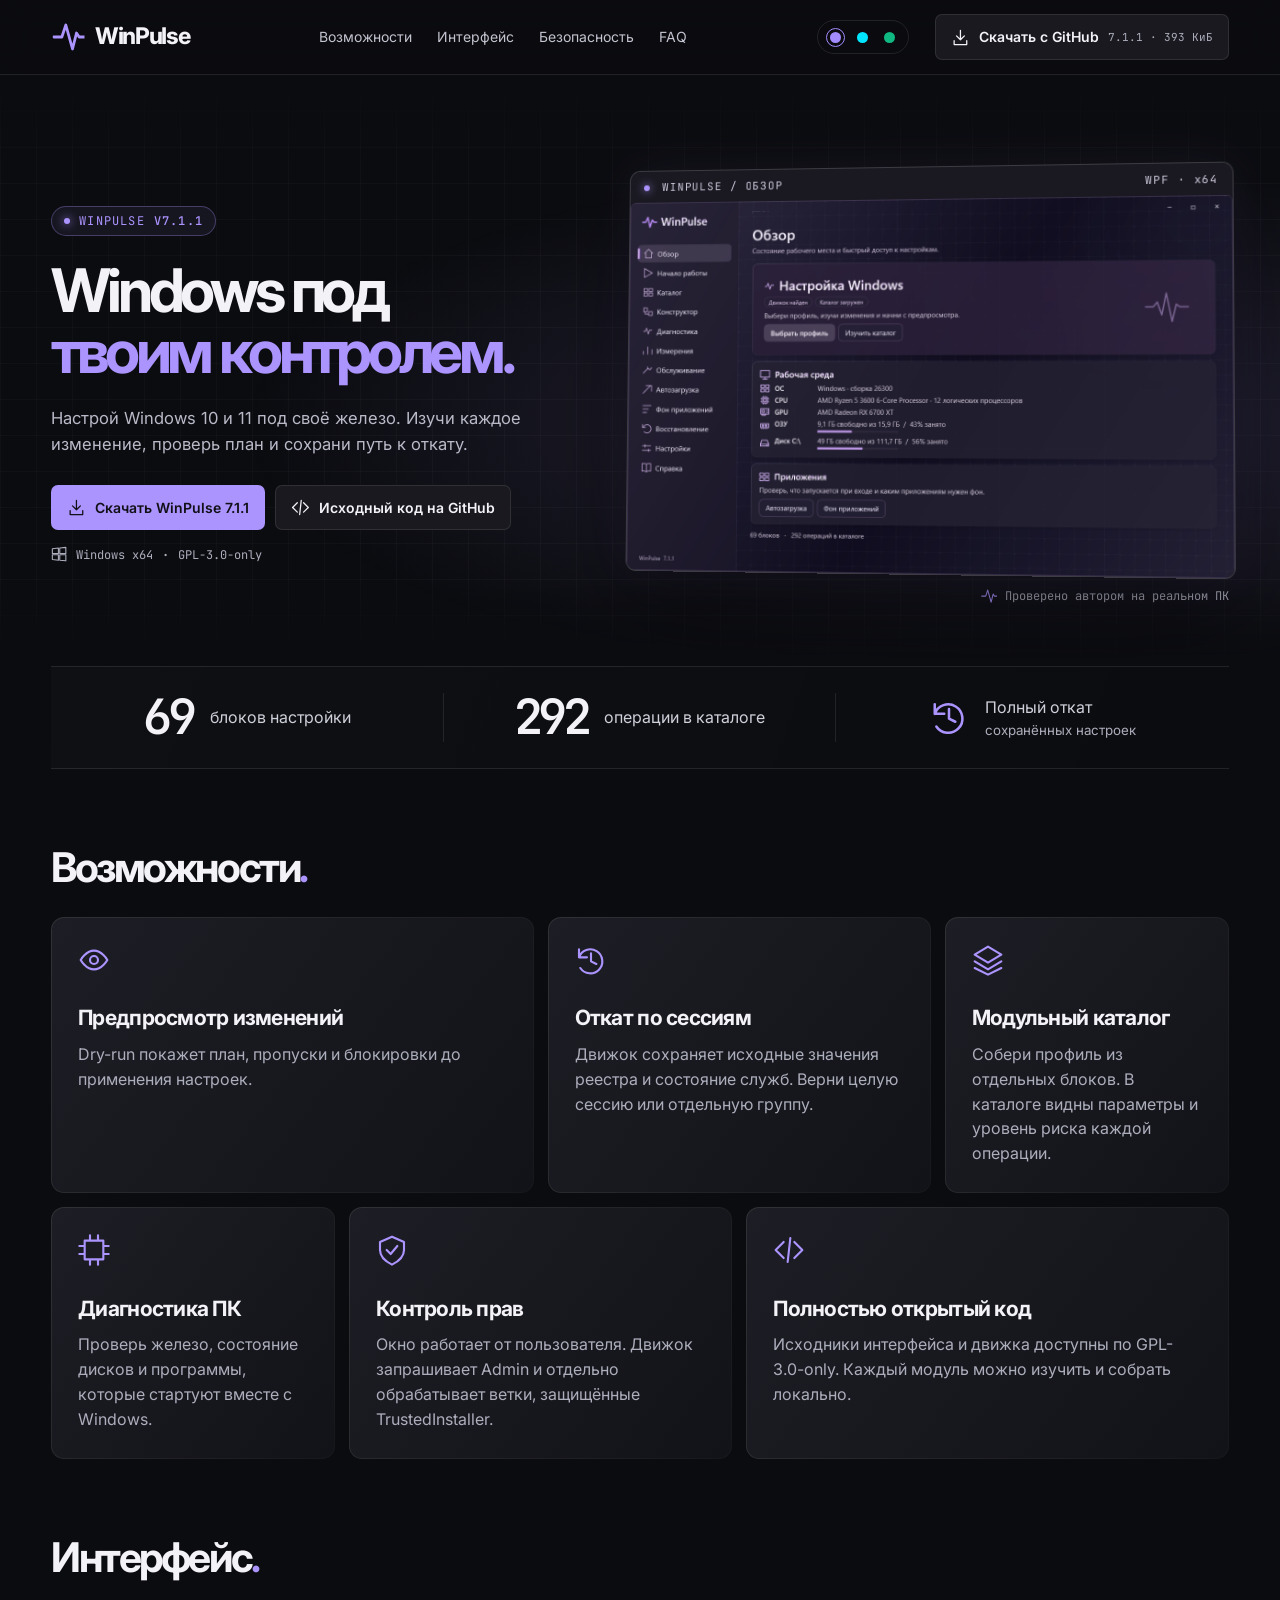
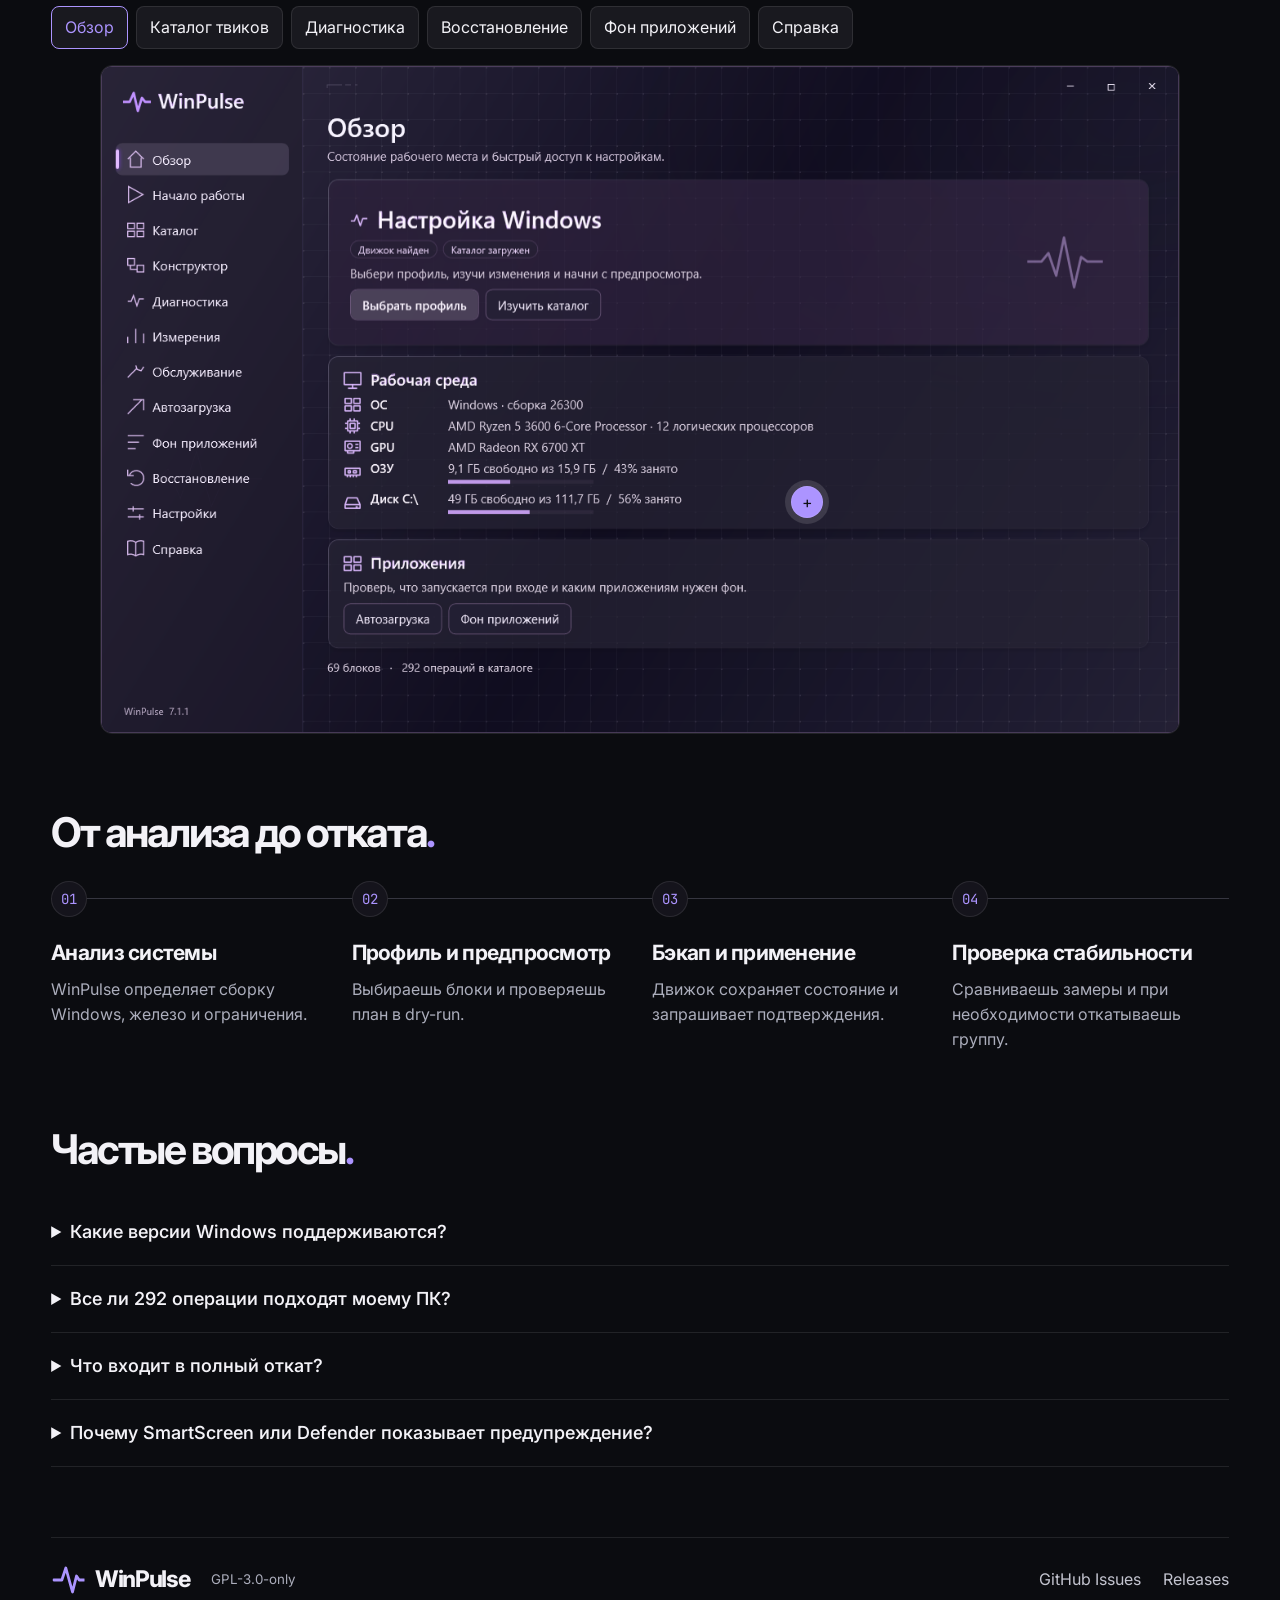
<file: index.html>
<!doctype html>
<html lang="ru"><head><meta charset="utf-8"><meta name="viewport" content="width=device-width, initial-scale=1"><meta name="theme-color" content="#0B0C10"><title>WinPulse — настройка Windows под твоим контролем</title><meta name="description" content="69 блоков настройки Windows, предпросмотр изменений и откат по группам. Скачать WinPulse для Windows x64."><link rel="stylesheet" href="./website/style.css"><link rel="stylesheet" href="https://fonts.googleapis.com/css2?family=Inter:wght@400;500;600;700;800&family=JetBrains+Mono:wght@400;600&display=swap"></head><body>
<svg class="defs" xmlns="http://www.w3.org/2000/svg"><symbol id="i-wave" viewBox="0 0 24 24"><path d="M1 12h6l3-9 5 18 3-12 2 3h4"/></symbol><symbol id="i-download" viewBox="0 0 24 24"><path d="M12 3v12m-5-5 5 5 5-5M4 16v5h16v-5"/></symbol><symbol id="i-code" viewBox="0 0 24 24"><path d="m8 6-6 6 6 6m8-12 6 6-6 6m-3-15-2 18"/></symbol><symbol id="i-eye" viewBox="0 0 24 24"><path d="M2 12s4-7 10-7 10 7 10 7-4 7-10 7S2 12 2 12Zm13 0a3 3 0 1 1-6 0 3 3 0 1 1 6 0"/></symbol><symbol id="i-restore" viewBox="0 0 24 24"><path d="M3 4v6h6M3 10a9 9 0 1 1 1 8m8-11v6l4 2"/></symbol><symbol id="i-layers" viewBox="0 0 24 24"><path d="m12 2 10 6-10 6L2 8Zm-10 11 10 6 10-6M2 18l10 5 10-5"/></symbol><symbol id="i-chip" viewBox="0 0 24 24"><path d="M5 5h14v14H5zM9 1v4m6-4v4M9 19v4m6-4v4M1 9h4m-4 6h4m14-6h4m-4 6h4"/></symbol><symbol id="i-shield" viewBox="0 0 24 24"><path d="m12 2 9 4v6c0 5-5 9-9 11-4-2-9-6-9-11V6Zm-4 10 3 3 5-6"/></symbol><symbol id="i-windows" viewBox="0 0 24 24"><path d="M2 4l9-1v8H2zm11-1 9-1v9h-9zM2 13h9v8l-9-1zm11 0h9v9l-9-1z"/></symbol></svg>
<div class="loader" aria-hidden="true"><svg aria-hidden="true" viewBox="0 0 24 24"><use href="#i-wave"/></svg></div>
<header><nav><a class="brand" href="#top"><svg aria-hidden="true" viewBox="0 0 24 24"><use href="#i-wave"/></svg>WinPulse</a><div class="links"><a href="#features">Возможности</a><a href="#interface">Интерфейс</a><a href="#safety">Безопасность</a><a href="#faq">FAQ</a></div><div class="themes" aria-label="Цвет акцента"><button data-theme="0" style="--sw:#a38aff" aria-label="Индиго" title="Индиго" aria-pressed="true"></button><button data-theme="1" style="--sw:#00E5FF" aria-label="Циан" title="Циан" aria-pressed="false"></button><button data-theme="2" style="--sw:#10B981" aria-label="Изумруд" title="Изумруд" aria-pressed="false"></button></div><a class="navdl" data-download href="https://github.com/whatabastard/WinPulse/releases/download/v7.1.1/WinPulse-7.1.1-win-x64.zip"><svg aria-hidden="true" viewBox="0 0 24 24"><use href="#i-download"/></svg> Скачать с GitHub <small data-meta>7.1.1 · 393 КиБ</small></a></nav></header>
<main id="top"><section class="hero"><div class="heroCopy"><span class="pill"><i></i> WINPULSE <b data-ver>V7.1.1</b></span><h1>Windows под<br><em>твоим контролем.</em></h1><p>Настрой Windows 10 и 11 под своё железо. Изучи каждое изменение, проверь план и сохрани путь к откату.</p><div class="actions"><a class="primary" data-download href="https://github.com/whatabastard/WinPulse/releases/download/v7.1.1/WinPulse-7.1.1-win-x64.zip"><svg aria-hidden="true" viewBox="0 0 24 24"><use href="#i-download"/></svg> <span data-cta>Скачать WinPulse 7.1.1</span></a><a class="secondary" href="https://github.com/whatabastard/WinPulse"><svg aria-hidden="true" viewBox="0 0 24 24"><use href="#i-code"/></svg> Исходный код на GitHub</a></div><small><svg aria-hidden="true" viewBox="0 0 24 24"><use href="#i-windows"/></svg> Windows x64 <strong>·</strong> GPL-3.0-only</small></div>
<figure class="instrument"><div class="screen"><div class="rail"><span><i></i> WINPULSE / ОБЗОР</span><span>WPF · x64</span></div><img src="./website/assets/screen-overview.png" alt="Главное окно WinPulse с характеристиками ПК"></div><figcaption><svg aria-hidden="true" viewBox="0 0 24 24"><use href="#i-wave"/></svg> Проверено автором на реальном ПК</figcaption></figure></section>
<div class="metrics"><div><b data-count="69">69</b><span>блоков настройки</span></div><div><b data-count="292">292</b><span>операции в каталоге</span></div><div><svg aria-hidden="true" viewBox="0 0 24 24"><use href="#i-restore"/></svg><span>Полный откат <small>сохранённых настроек</small></span></div></div>
<section id="features"><h2>Возможности<span>.</span></h2><div class="bento"><article><svg aria-hidden="true" viewBox="0 0 24 24"><use href="#i-eye"/></svg><h3>Предпросмотр изменений</h3><p>Dry-run покажет план, пропуски и блокировки до применения настроек.</p></article><article><svg aria-hidden="true" viewBox="0 0 24 24"><use href="#i-restore"/></svg><h3>Откат по сессиям</h3><p>Движок сохраняет исходные значения реестра и состояние служб. Верни целую сессию или отдельную группу.</p></article><article><svg aria-hidden="true" viewBox="0 0 24 24"><use href="#i-layers"/></svg><h3>Модульный каталог</h3><p>Собери профиль из отдельных блоков. В каталоге видны параметры и уровень риска каждой операции.</p></article><article><svg aria-hidden="true" viewBox="0 0 24 24"><use href="#i-chip"/></svg><h3>Диагностика ПК</h3><p>Проверь железо, состояние дисков и программы, которые стартуют вместе с Windows.</p></article><article><svg aria-hidden="true" viewBox="0 0 24 24"><use href="#i-shield"/></svg><h3>Контроль прав</h3><p>Окно работает от пользователя. Движок запрашивает Admin и отдельно обрабатывает ветки, защищённые TrustedInstaller.</p></article><article><svg aria-hidden="true" viewBox="0 0 24 24"><use href="#i-code"/></svg><h3>Полностью открытый код</h3><p>Исходники интерфейса и движка доступны по GPL-3.0-only. Каждый модуль можно изучить и собрать локально.</p></article></div></section>
<section id="interface"><h2>Интерфейс<span>.</span></h2><div class="tabs" aria-label="Разделы интерфейса"></div><figure class="gallery"><img id="shot" src="./website/assets/screen-overview.png" alt="Раздел Обзор"><button class="pin" aria-label="Пояснение к экрану" aria-expanded="false">+</button><figcaption id="tip" hidden></figcaption></figure></section>
<section id="safety"><h2>От анализа до отката<span>.</span></h2><div class="steps"><div><b>01</b><h3>Анализ системы</h3><p>WinPulse определяет сборку Windows, железо и ограничения.</p></div><div><b>02</b><h3>Профиль и предпросмотр</h3><p>Выбираешь блоки и проверяешь план в dry-run.</p></div><div><b>03</b><h3>Бэкап и применение</h3><p>Движок сохраняет состояние и запрашивает подтверждения.</p></div><div><b>04</b><h3>Проверка стабильности</h3><p>Сравниваешь замеры и при необходимости откатываешь группу.</p></div></div></section>
<section id="faq"><h2>Частые вопросы<span>.</span></h2><details><summary>Какие версии Windows поддерживаются?</summary><p>Windows 10 22H2 (сборка 19045) и Windows 11 x64. Для интерфейса рекомендуется .NET Framework 4.8, движок использует Windows PowerShell 5.1.</p></details><details><summary>Все ли 292 операции подходят моему ПК?</summary><p>Автор отбирал операции вручную и проверял WinPulse на своей машине. Каталог разделён на SAFE, WARN, DANGER и EXP. Профиль Maximum включает блоки DANGER. Гварды учитывают конфигурацию ПК, а экспериментальные изменения стоит проверять по одному.</p></details><details><summary>Что входит в полный откат?</summary><p>WinPulse восстанавливает сохранённые значения выбранной сессии из папки Backups. Для отдельных групп есть выборочный откат. Удалённые файлы и некоторые пакеты приложений требуют отдельного восстановления.</p></details><details><summary>Почему SmartScreen или Defender показывает предупреждение?</summary><p>SmartScreen учитывает репутацию загрузки и издателя. Срабатывание Defender требует отдельной проверки. Сверь SHA-256 архива с релизом и изучи имя обнаружения перед запуском.</p></details></section></main>
<footer><a href="#top" class="brand"><svg aria-hidden="true" viewBox="0 0 24 24"><use href="#i-wave"/></svg>WinPulse</a><small>GPL-3.0-only</small><a href="https://github.com/whatabastard/WinPulse/issues">GitHub Issues</a><a href="https://github.com/whatabastard/WinPulse/releases">Releases</a></footer>
<script defer src="./website/assets/gsap.min.js"></script><script defer src="./website/assets/ScrollTrigger.min.js"></script><script defer src="./website/site.js"></script></body></html>
</file>
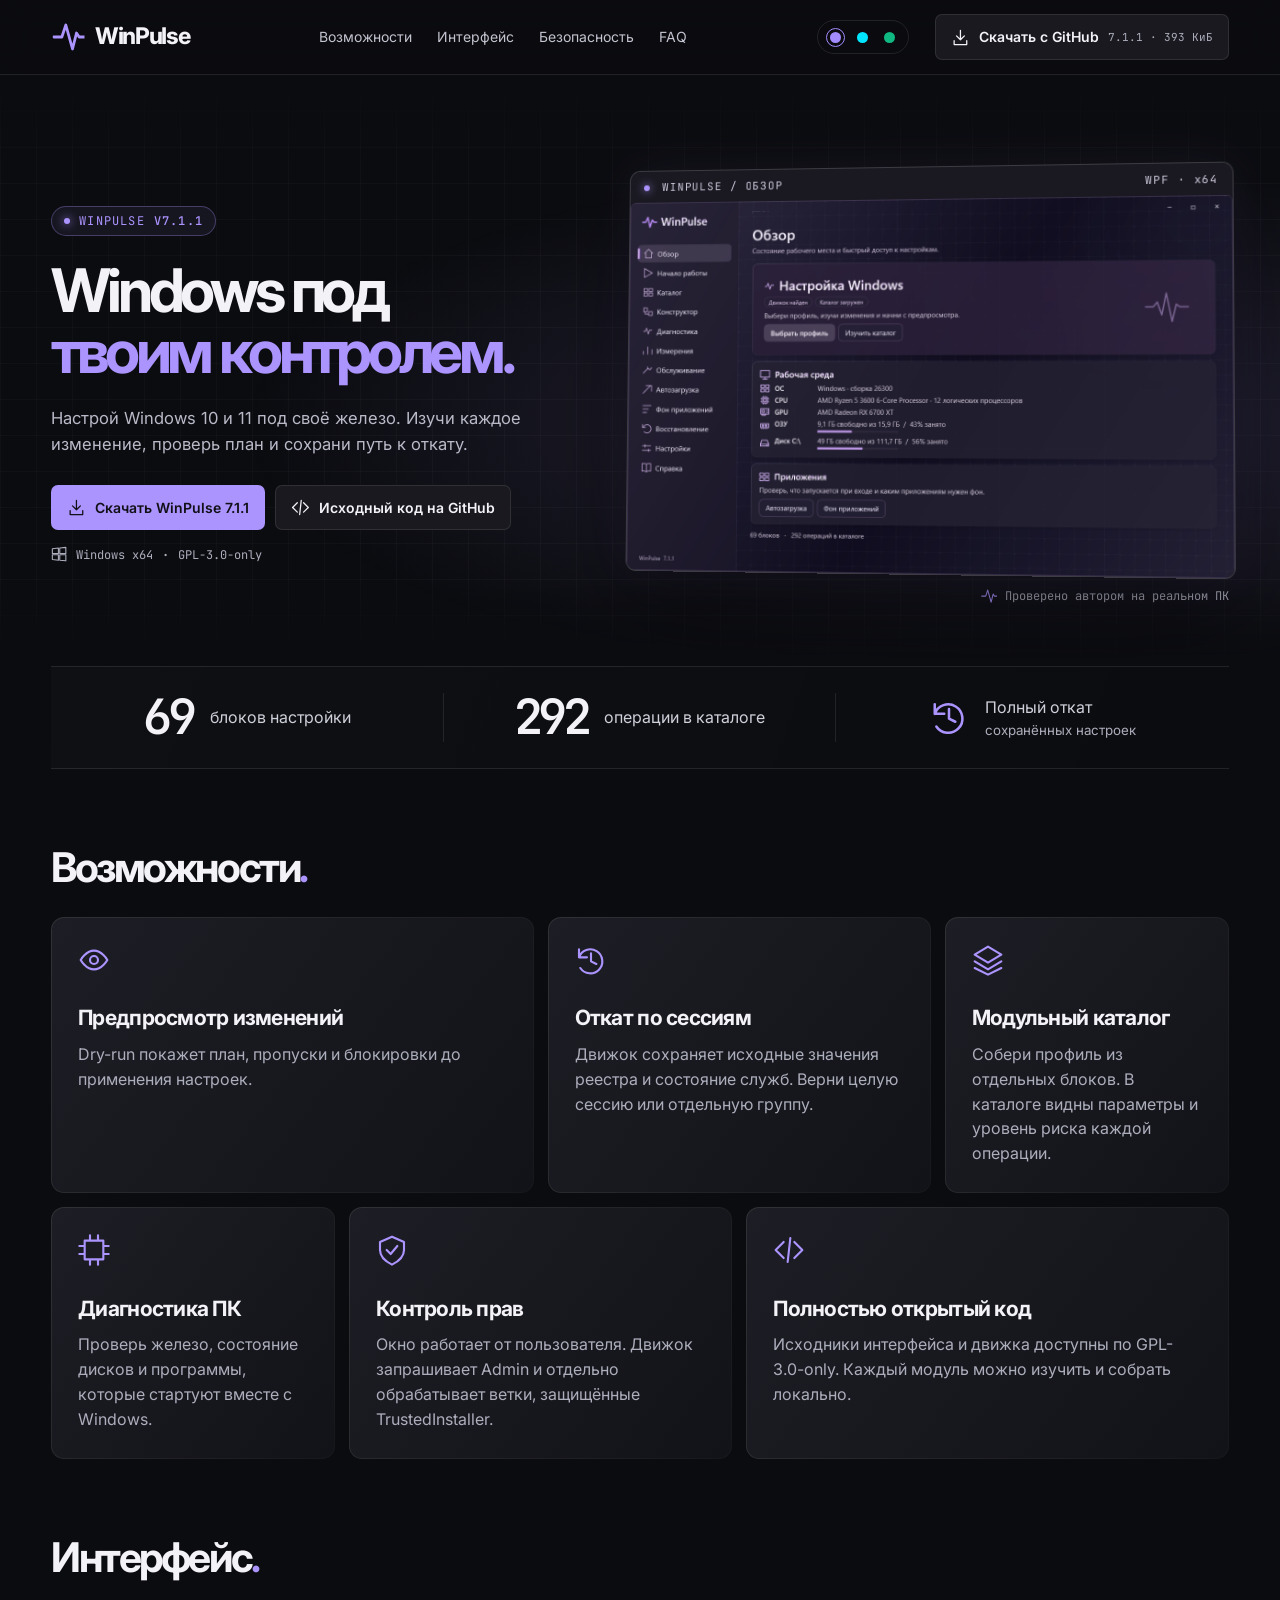
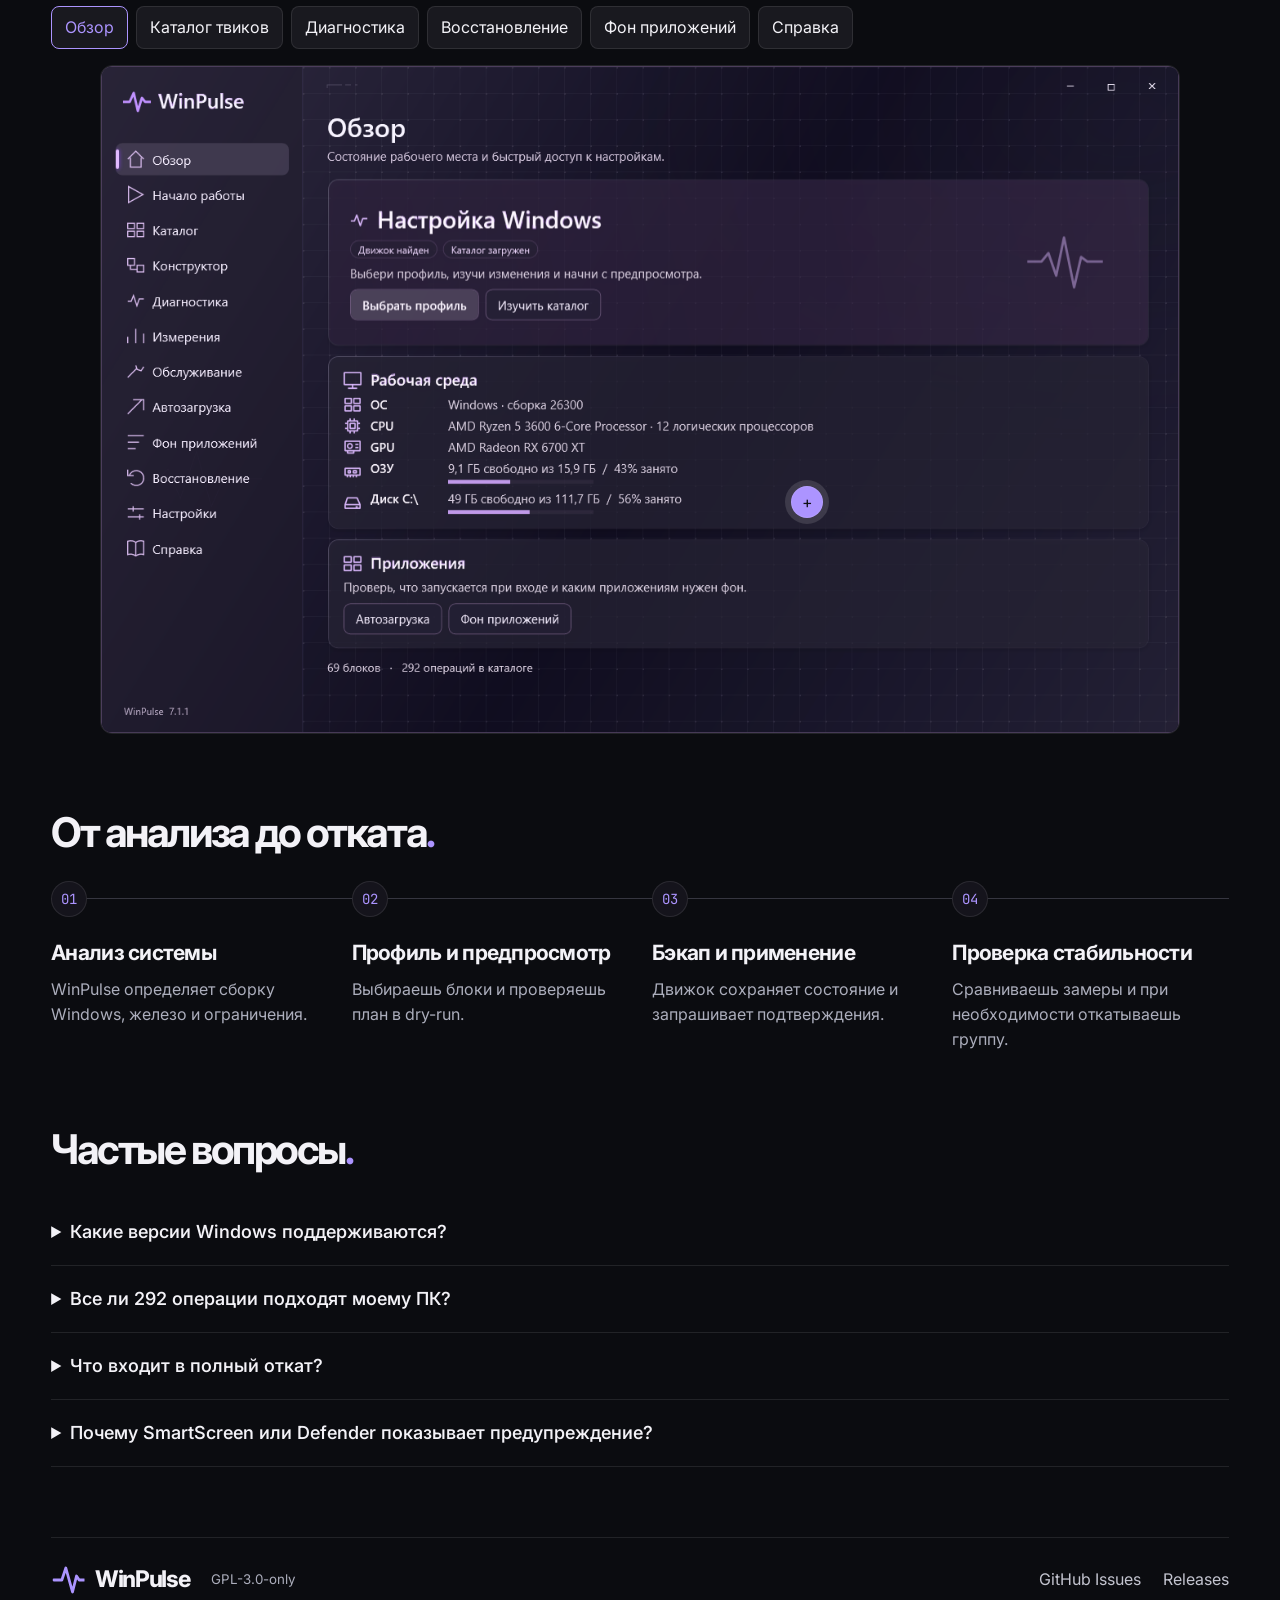
<file: website/index.html>
<!doctype html>
<html lang="ru"><head><meta charset="utf-8"><meta name="viewport" content="width=device-width, initial-scale=1"><meta name="theme-color" content="#0B0C10"><title>WinPulse — настройка Windows под твоим контролем</title><meta name="description" content="69 блоков настройки Windows, предпросмотр изменений и откат по группам. Скачать WinPulse для Windows x64."><link rel="stylesheet" href="./style.css"><link rel="stylesheet" href="https://fonts.googleapis.com/css2?family=Inter:wght@400;500;600;700;800&family=JetBrains+Mono:wght@400;600&display=swap"></head><body>
<svg class="defs" xmlns="http://www.w3.org/2000/svg"><symbol id="i-wave" viewBox="0 0 24 24"><path d="M1 12h6l3-9 5 18 3-12 2 3h4"/></symbol><symbol id="i-download" viewBox="0 0 24 24"><path d="M12 3v12m-5-5 5 5 5-5M4 16v5h16v-5"/></symbol><symbol id="i-code" viewBox="0 0 24 24"><path d="m8 6-6 6 6 6m8-12 6 6-6 6m-3-15-2 18"/></symbol><symbol id="i-eye" viewBox="0 0 24 24"><path d="M2 12s4-7 10-7 10 7 10 7-4 7-10 7S2 12 2 12Zm13 0a3 3 0 1 1-6 0 3 3 0 1 1 6 0"/></symbol><symbol id="i-restore" viewBox="0 0 24 24"><path d="M3 4v6h6M3 10a9 9 0 1 1 1 8m8-11v6l4 2"/></symbol><symbol id="i-layers" viewBox="0 0 24 24"><path d="m12 2 10 6-10 6L2 8Zm-10 11 10 6 10-6M2 18l10 5 10-5"/></symbol><symbol id="i-chip" viewBox="0 0 24 24"><path d="M5 5h14v14H5zM9 1v4m6-4v4M9 19v4m6-4v4M1 9h4m-4 6h4m14-6h4m-4 6h4"/></symbol><symbol id="i-shield" viewBox="0 0 24 24"><path d="m12 2 9 4v6c0 5-5 9-9 11-4-2-9-6-9-11V6Zm-4 10 3 3 5-6"/></symbol><symbol id="i-windows" viewBox="0 0 24 24"><path d="M2 4l9-1v8H2zm11-1 9-1v9h-9zM2 13h9v8l-9-1zm11 0h9v9l-9-1z"/></symbol></svg>
<div class="loader" aria-hidden="true"><svg aria-hidden="true" viewBox="0 0 24 24"><use href="#i-wave"/></svg></div>
<header><nav><a class="brand" href="#top"><svg aria-hidden="true" viewBox="0 0 24 24"><use href="#i-wave"/></svg>WinPulse</a><div class="links"><a href="#features">Возможности</a><a href="#interface">Интерфейс</a><a href="#safety">Безопасность</a><a href="#faq">FAQ</a></div><div class="themes" aria-label="Цвет акцента"><button data-theme="0" style="--sw:#a38aff" aria-label="Индиго" title="Индиго" aria-pressed="true"></button><button data-theme="1" style="--sw:#00E5FF" aria-label="Циан" title="Циан" aria-pressed="false"></button><button data-theme="2" style="--sw:#10B981" aria-label="Изумруд" title="Изумруд" aria-pressed="false"></button></div><a class="navdl" data-download href="https://github.com/whatabastard/WinPulse/releases/download/v7.1.1/WinPulse-7.1.1-win-x64.zip"><svg aria-hidden="true" viewBox="0 0 24 24"><use href="#i-download"/></svg> Скачать с GitHub <small data-meta>7.1.1 · 393 КиБ</small></a></nav></header>
<main id="top"><section class="hero"><div class="heroCopy"><span class="pill"><i></i> WINPULSE <b data-ver>V7.1.1</b></span><h1>Windows под<br><em>твоим контролем.</em></h1><p>Настрой Windows 10 и 11 под своё железо. Изучи каждое изменение, проверь план и сохрани путь к откату.</p><div class="actions"><a class="primary" data-download href="https://github.com/whatabastard/WinPulse/releases/download/v7.1.1/WinPulse-7.1.1-win-x64.zip"><svg aria-hidden="true" viewBox="0 0 24 24"><use href="#i-download"/></svg> <span data-cta>Скачать WinPulse 7.1.1</span></a><a class="secondary" href="https://github.com/whatabastard/WinPulse"><svg aria-hidden="true" viewBox="0 0 24 24"><use href="#i-code"/></svg> Исходный код на GitHub</a></div><small><svg aria-hidden="true" viewBox="0 0 24 24"><use href="#i-windows"/></svg> Windows x64 <strong>·</strong> GPL-3.0-only</small></div>
<figure class="instrument"><div class="screen"><div class="rail"><span><i></i> WINPULSE / ОБЗОР</span><span>WPF · x64</span></div><img src="./assets/screen-overview.png" alt="Главное окно WinPulse с характеристиками ПК"></div><figcaption><svg aria-hidden="true" viewBox="0 0 24 24"><use href="#i-wave"/></svg> Проверено автором на реальном ПК</figcaption></figure></section>
<div class="metrics"><div><b data-count="69">69</b><span>блоков настройки</span></div><div><b data-count="292">292</b><span>операции в каталоге</span></div><div><svg aria-hidden="true" viewBox="0 0 24 24"><use href="#i-restore"/></svg><span>Полный откат <small>сохранённых настроек</small></span></div></div>
<section id="features"><h2>Возможности<span>.</span></h2><div class="bento"><article><svg aria-hidden="true" viewBox="0 0 24 24"><use href="#i-eye"/></svg><h3>Предпросмотр изменений</h3><p>Dry-run покажет план, пропуски и блокировки до применения настроек.</p></article><article><svg aria-hidden="true" viewBox="0 0 24 24"><use href="#i-restore"/></svg><h3>Откат по сессиям</h3><p>Движок сохраняет исходные значения реестра и состояние служб. Верни целую сессию или отдельную группу.</p></article><article><svg aria-hidden="true" viewBox="0 0 24 24"><use href="#i-layers"/></svg><h3>Модульный каталог</h3><p>Собери профиль из отдельных блоков. В каталоге видны параметры и уровень риска каждой операции.</p></article><article><svg aria-hidden="true" viewBox="0 0 24 24"><use href="#i-chip"/></svg><h3>Диагностика ПК</h3><p>Проверь железо, состояние дисков и программы, которые стартуют вместе с Windows.</p></article><article><svg aria-hidden="true" viewBox="0 0 24 24"><use href="#i-shield"/></svg><h3>Контроль прав</h3><p>Окно работает от пользователя. Движок запрашивает Admin и отдельно обрабатывает ветки, защищённые TrustedInstaller.</p></article><article><svg aria-hidden="true" viewBox="0 0 24 24"><use href="#i-code"/></svg><h3>Полностью открытый код</h3><p>Исходники интерфейса и движка доступны по GPL-3.0-only. Каждый модуль можно изучить и собрать локально.</p></article></div></section>
<section id="interface"><h2>Интерфейс<span>.</span></h2><div class="tabs" aria-label="Разделы интерфейса"></div><figure class="gallery"><img id="shot" src="./assets/screen-overview.png" alt="Раздел Обзор"><button class="pin" aria-label="Пояснение к экрану" aria-expanded="false">+</button><figcaption id="tip" hidden></figcaption></figure></section>
<section id="safety"><h2>От анализа до отката<span>.</span></h2><div class="steps"><div><b>01</b><h3>Анализ системы</h3><p>WinPulse определяет сборку Windows, железо и ограничения.</p></div><div><b>02</b><h3>Профиль и предпросмотр</h3><p>Выбираешь блоки и проверяешь план в dry-run.</p></div><div><b>03</b><h3>Бэкап и применение</h3><p>Движок сохраняет состояние и запрашивает подтверждения.</p></div><div><b>04</b><h3>Проверка стабильности</h3><p>Сравниваешь замеры и при необходимости откатываешь группу.</p></div></div></section>
<section id="faq"><h2>Частые вопросы<span>.</span></h2><details><summary>Какие версии Windows поддерживаются?</summary><p>Windows 10 22H2 (сборка 19045) и Windows 11 x64. Для интерфейса рекомендуется .NET Framework 4.8, движок использует Windows PowerShell 5.1.</p></details><details><summary>Все ли 292 операции подходят моему ПК?</summary><p>Автор отбирал операции вручную и проверял WinPulse на своей машине. Каталог разделён на SAFE, WARN, DANGER и EXP. Профиль Maximum включает блоки DANGER. Гварды учитывают конфигурацию ПК, а экспериментальные изменения стоит проверять по одному.</p></details><details><summary>Что входит в полный откат?</summary><p>WinPulse восстанавливает сохранённые значения выбранной сессии из папки Backups. Для отдельных групп есть выборочный откат. Удалённые файлы и некоторые пакеты приложений требуют отдельного восстановления.</p></details><details><summary>Почему SmartScreen или Defender показывает предупреждение?</summary><p>SmartScreen учитывает репутацию загрузки и издателя. Срабатывание Defender требует отдельной проверки. Сверь SHA-256 архива с релизом и изучи имя обнаружения перед запуском.</p></details></section></main>
<footer><a href="#top" class="brand"><svg aria-hidden="true" viewBox="0 0 24 24"><use href="#i-wave"/></svg>WinPulse</a><small>GPL-3.0-only</small><a href="https://github.com/whatabastard/WinPulse/issues">GitHub Issues</a><a href="https://github.com/whatabastard/WinPulse/releases">Releases</a></footer>
<script defer src="./assets/gsap.min.js"></script><script defer src="./assets/ScrollTrigger.min.js"></script><script defer src="./site.js"></script></body></html>
</file>
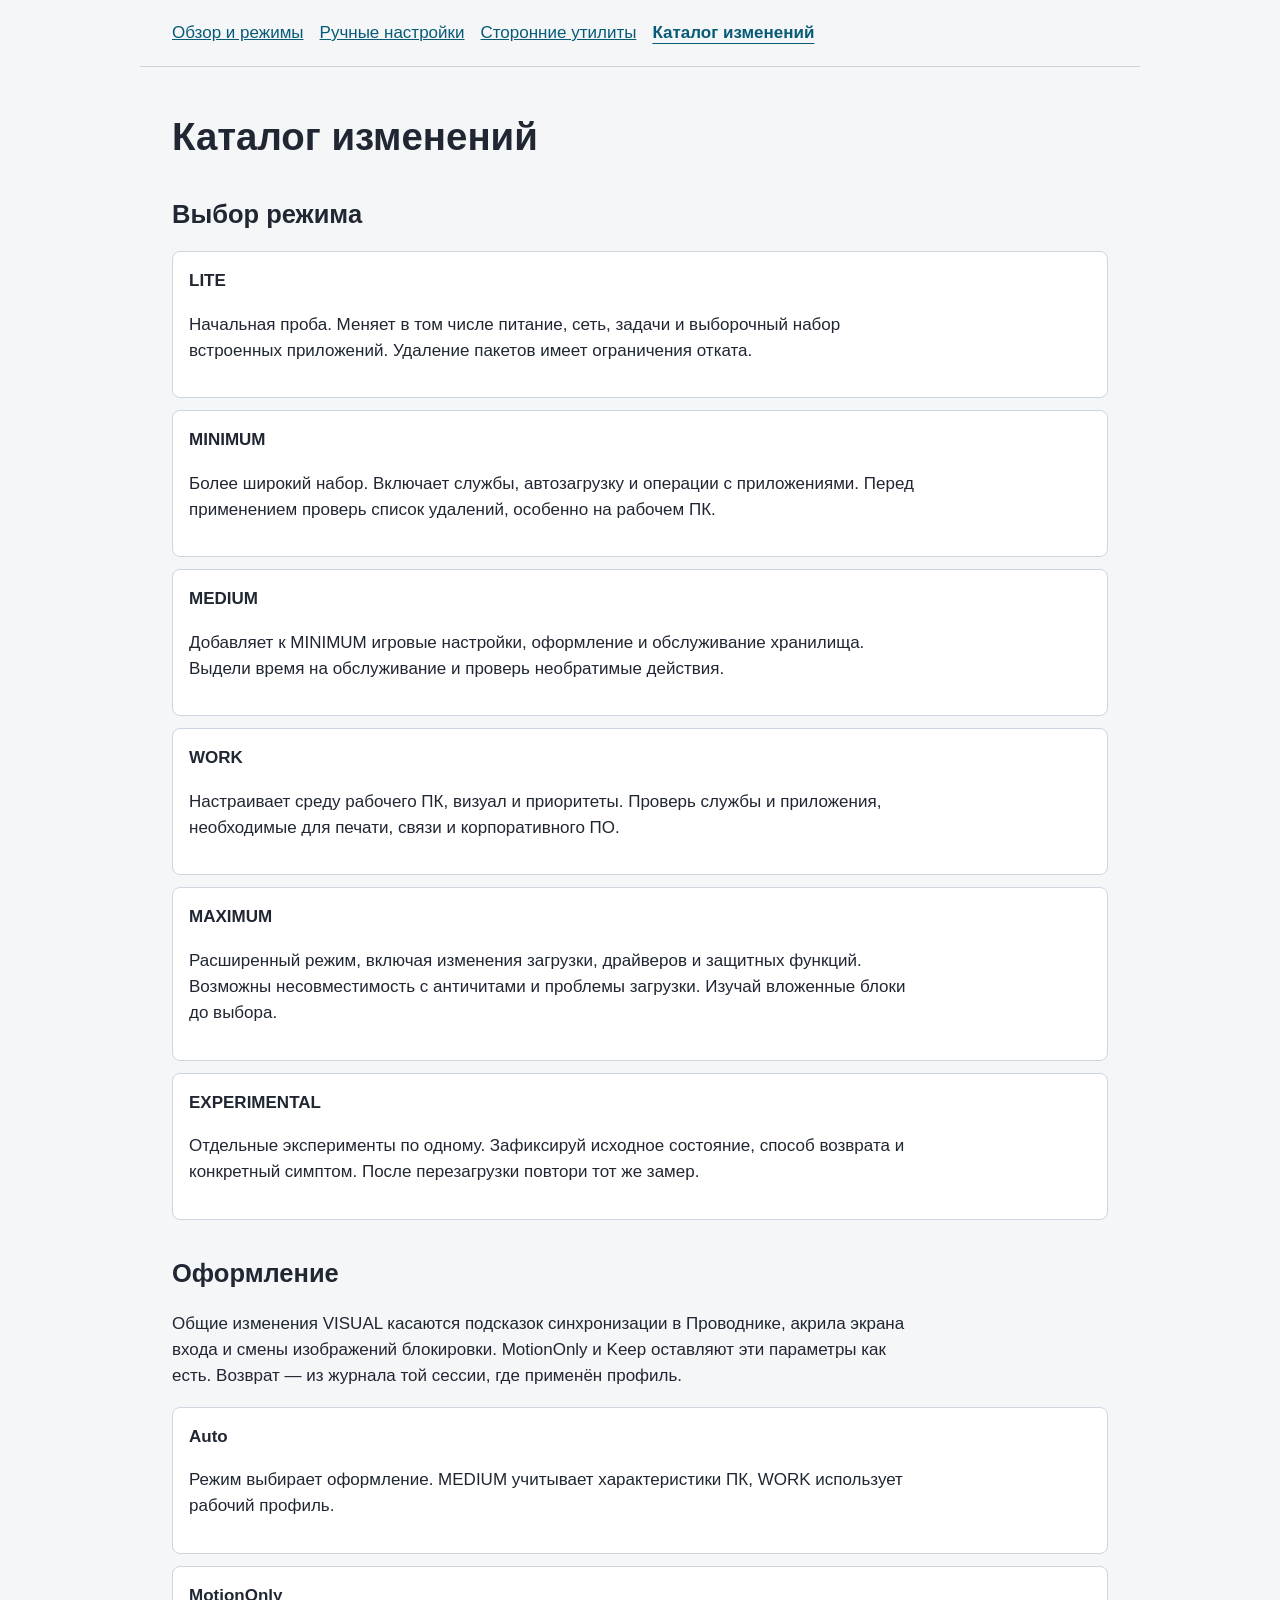
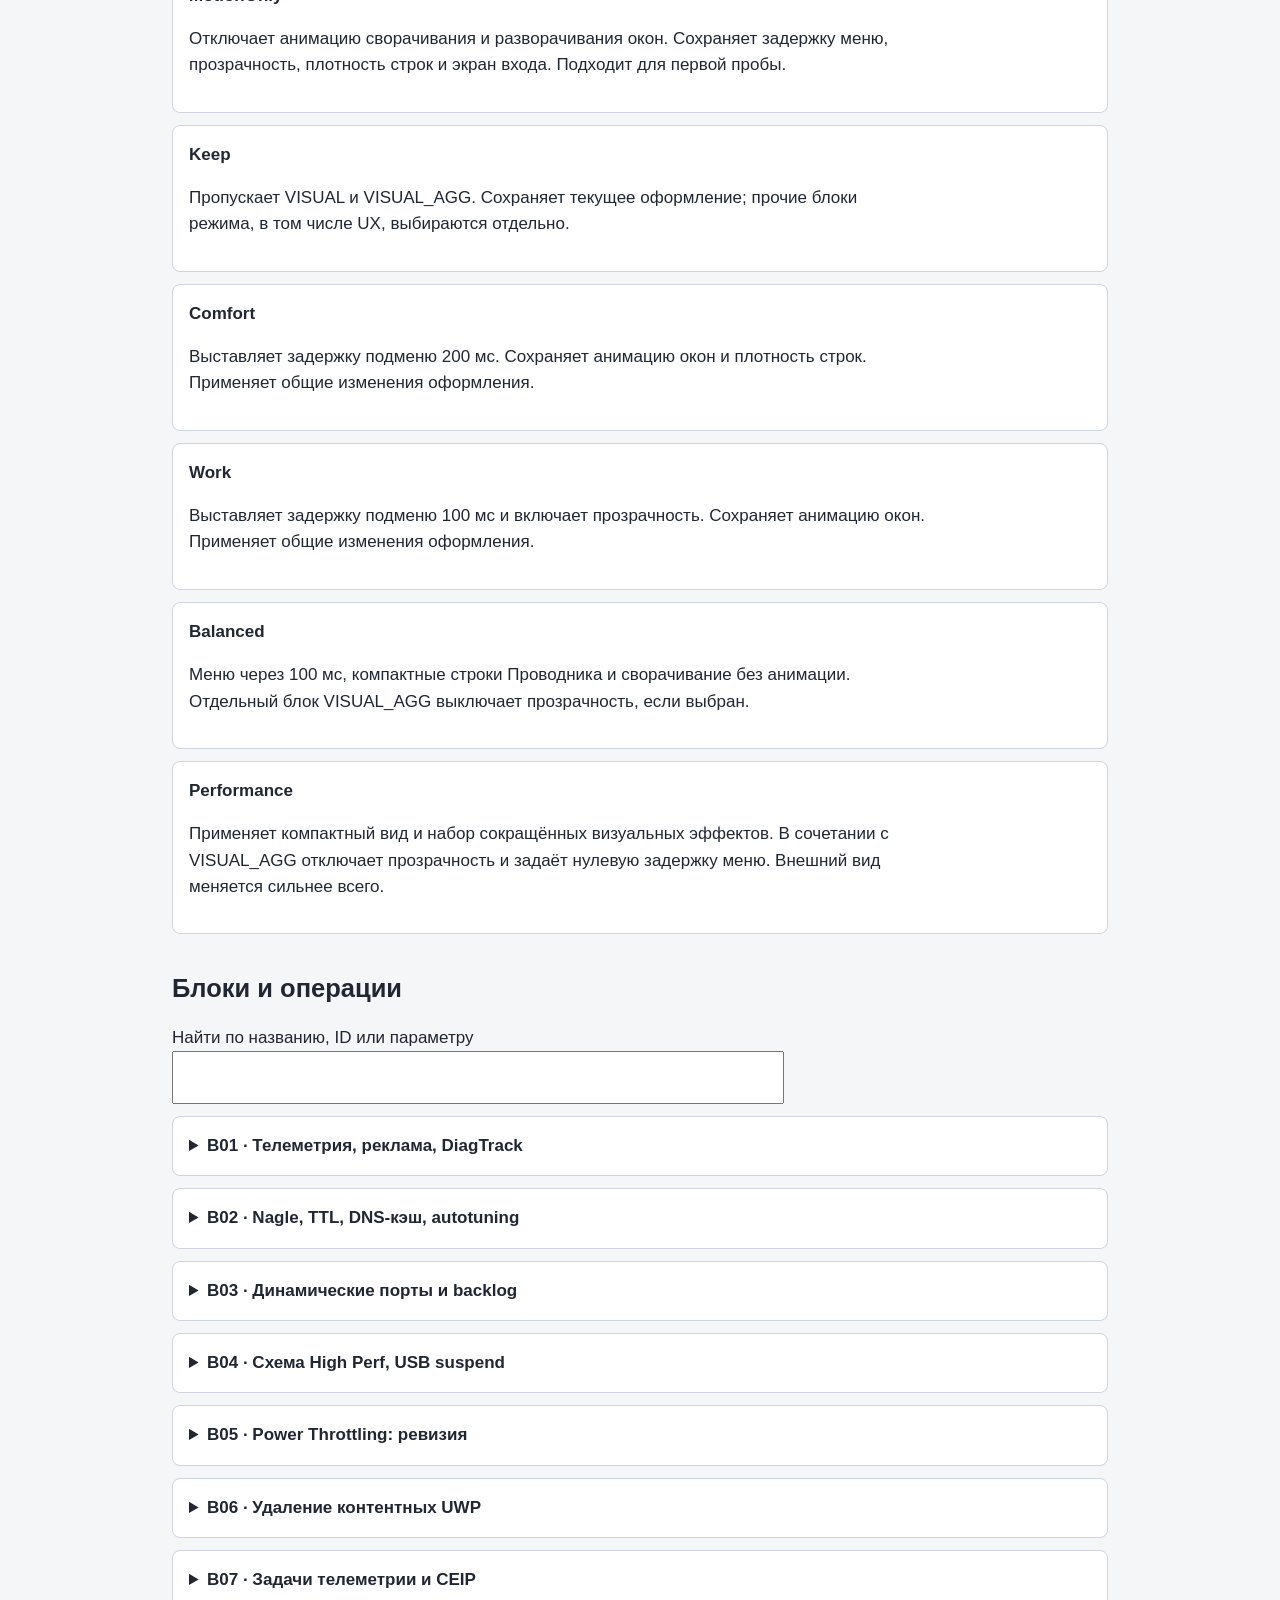
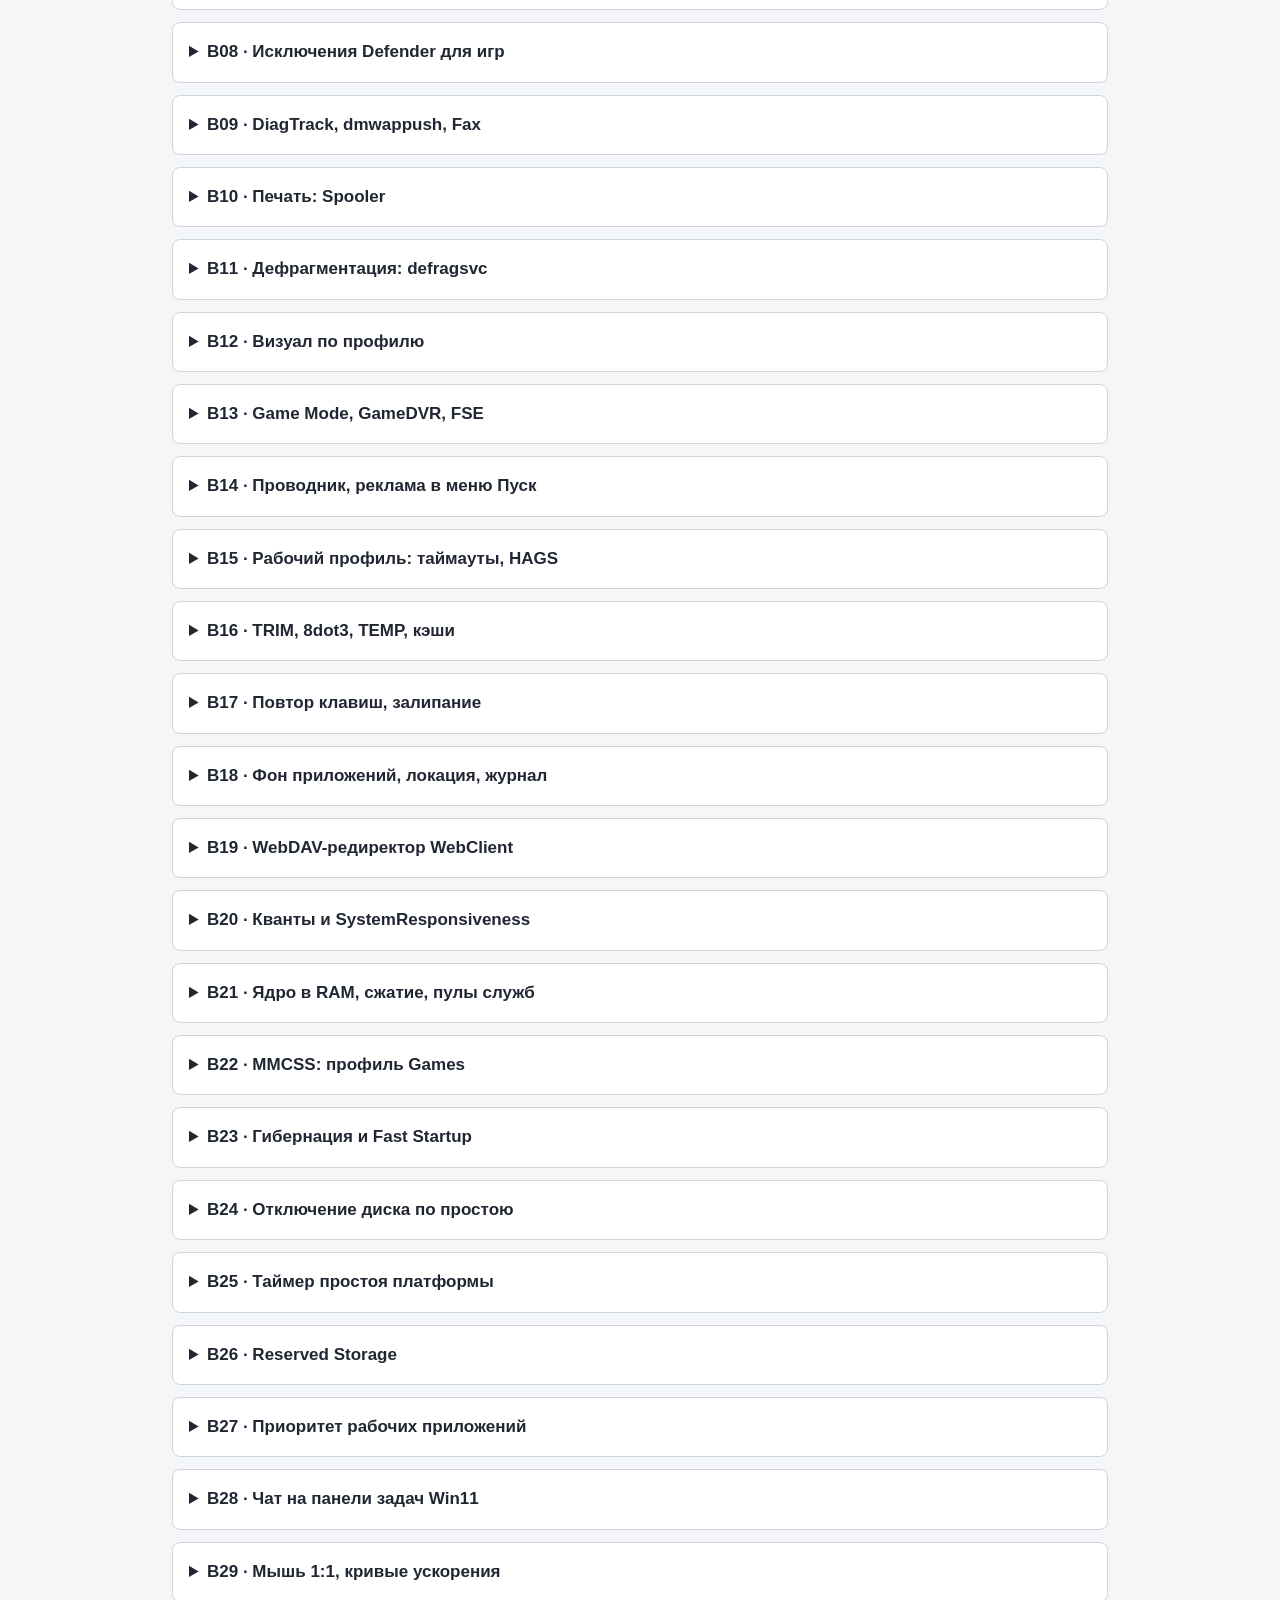
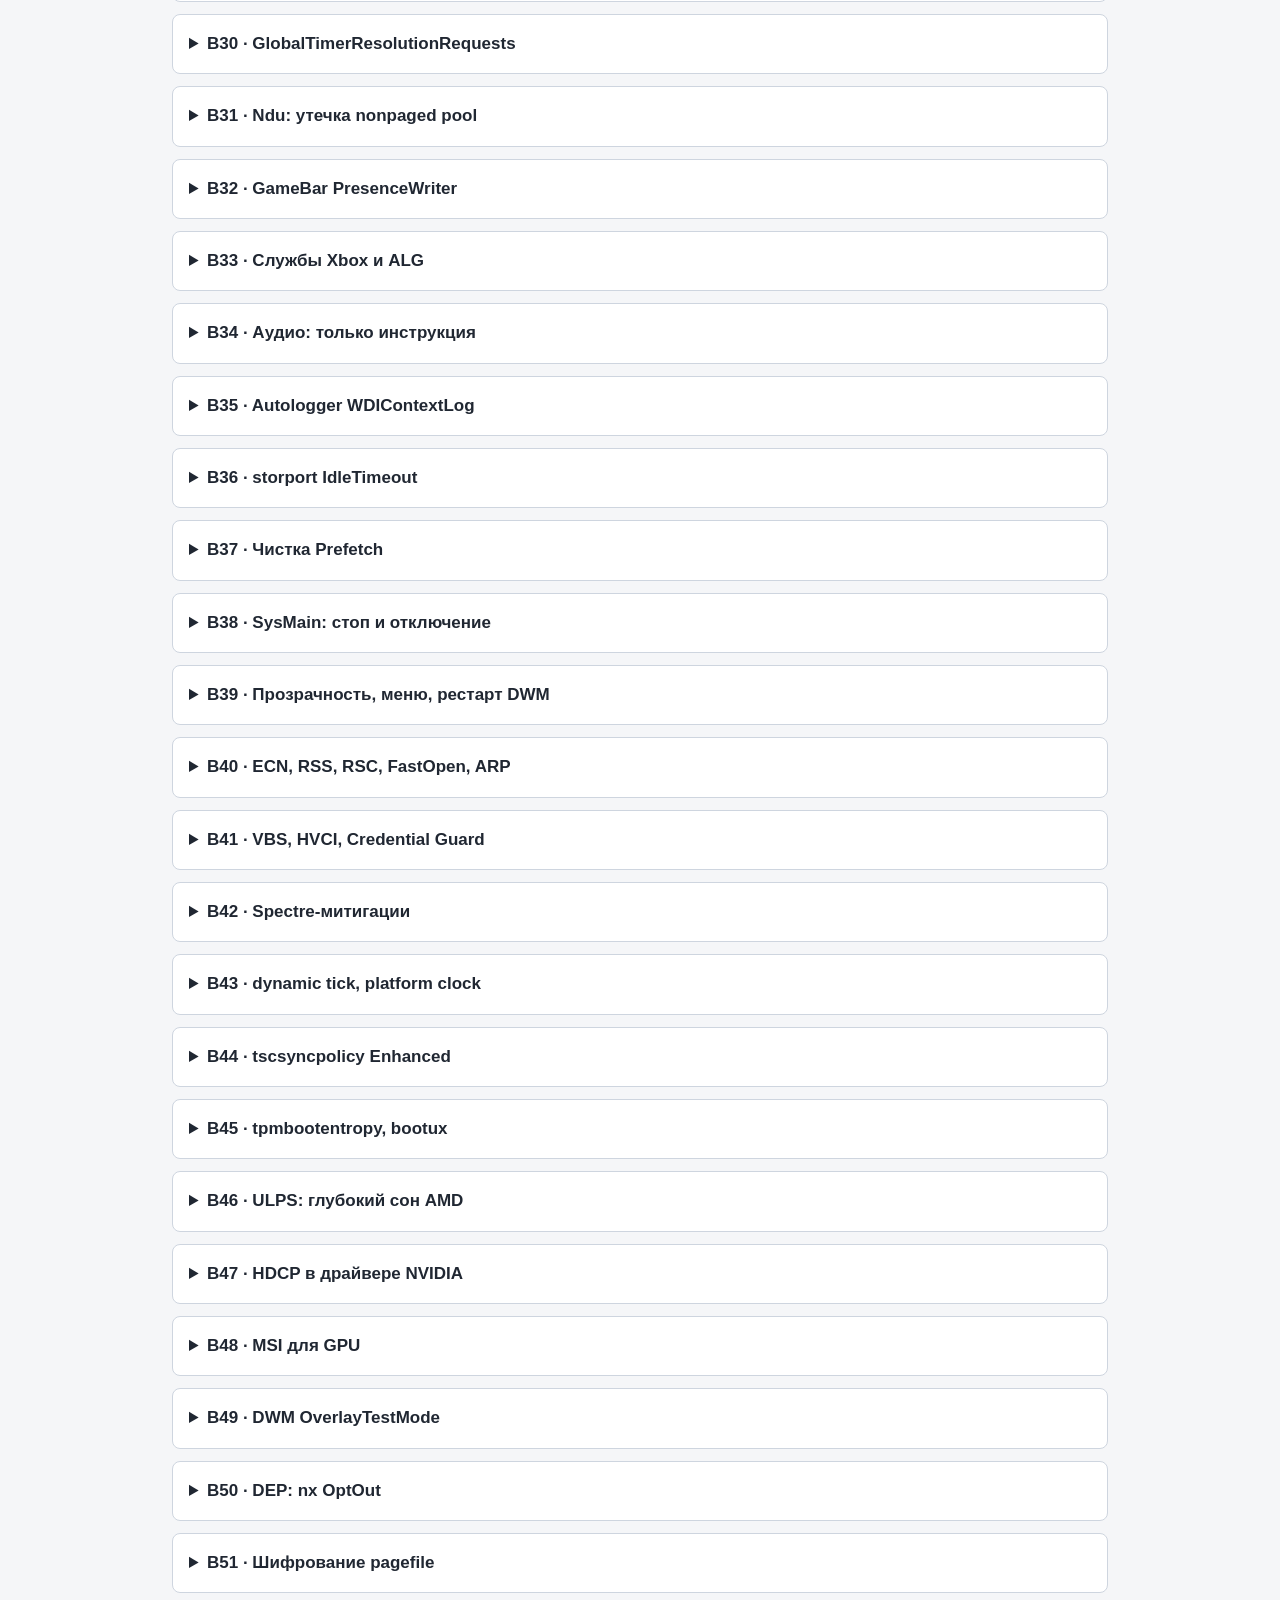
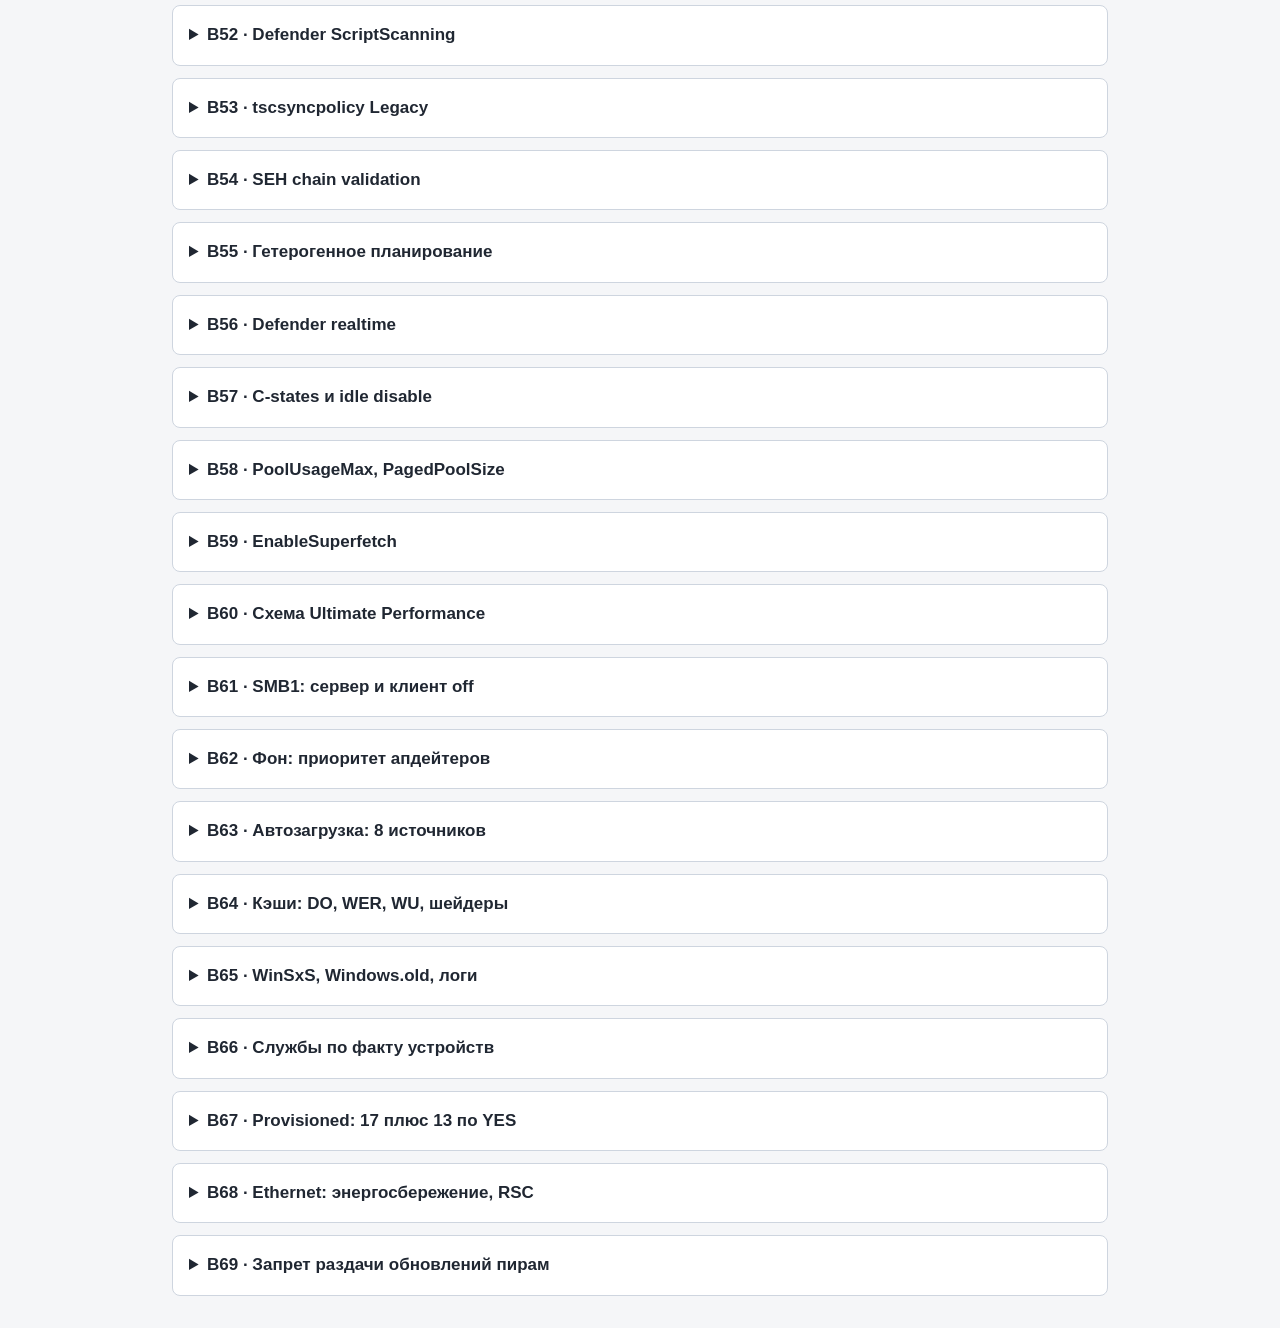
<file: Main/Help/catalog.html>
<!doctype html><html lang="ru"><meta charset="utf-8"><meta name="viewport" content="width=device-width,initial-scale=1"><title>Каталог изменений · WinPulse</title><style>*{box-sizing:border-box}body{margin:0;background:#f5f6f8;color:#202732;font:17px/1.55 'Segoe UI',sans-serif}nav,main{max-width:1000px;margin:auto;padding:20px 32px}nav{display:flex;flex-wrap:wrap;gap:16px;border-bottom:1px solid #ccd2dc}a{color:#075b76}h1{font-size:2.4rem}h2{margin-top:2.4rem}article,details{background:white;border:1px solid #ced5df;border-radius:8px;margin:12px 0;padding:16px}summary{cursor:pointer;font-weight:650}p{max-width:84ch}pre{font:inherit;white-space:pre-wrap;overflow-wrap:anywhere;margin:0}code{overflow-wrap:anywhere}li{margin:.45em 0}input{width:100%;max-width:36em;padding:.65em;font:inherit}h1,h2,h3{line-height:1.23}a:focus-visible,summary:focus-visible{outline:3px solid #007ca5}@media(prefers-color-scheme:dark){body{background:#191f25;color:#e2e9ed}a{color:#7dd3e9}article,details{background:#222b34;border-color:#43515f}} nav a[aria-current="page"]{font-weight:700;text-underline-offset:.3em} p,li{max-width:78ch} pre{margin:.75em 0}</style><nav><a href="overview.html">Обзор и режимы</a><a href="manual.html">Ручные настройки</a><a href="external.html">Сторонние утилиты</a><a href="catalog.html" aria-current="page">Каталог изменений</a></nav><main><h1>Каталог изменений</h1><h2>Выбор режима</h2><article><b>LITE</b><p>Начальная проба. Меняет в том числе питание, сеть, задачи и выборочный набор встроенных приложений. Удаление пакетов имеет ограничения отката.</p></article><article><b>MINIMUM</b><p>Более широкий набор. Включает службы, автозагрузку и операции с приложениями. Перед применением проверь список удалений, особенно на рабочем ПК.</p></article><article><b>MEDIUM</b><p>Добавляет к MINIMUM игровые настройки, оформление и обслуживание хранилища. Выдели время на обслуживание и проверь необратимые действия.</p></article><article><b>WORK</b><p>Настраивает среду рабочего ПК, визуал и приоритеты. Проверь службы и приложения, необходимые для печати, связи и корпоративного ПО.</p></article><article><b>MAXIMUM</b><p>Расширенный режим, включая изменения загрузки, драйверов и защитных функций. Возможны несовместимость с античитами и проблемы загрузки. Изучай вложенные блоки до выбора.</p></article><article><b>EXPERIMENTAL</b><p>Отдельные эксперименты по одному. Зафиксируй исходное состояние, способ возврата и конкретный симптом. После перезагрузки повтори тот же замер.</p></article><h2>Оформление</h2><p>Общие изменения VISUAL касаются подсказок синхронизации в Проводнике, акрила экрана входа и смены изображений блокировки. MotionOnly и Keep оставляют эти параметры как есть. Возврат — из журнала той сессии, где применён профиль.</p><article><b>Auto</b><p>Режим выбирает оформление. MEDIUM учитывает характеристики ПК, WORK использует рабочий профиль.</p></article><article><b>MotionOnly</b><p>Отключает анимацию сворачивания и разворачивания окон. Сохраняет задержку меню, прозрачность, плотность строк и экран входа. Подходит для первой пробы.</p></article><article><b>Keep</b><p>Пропускает VISUAL и VISUAL_AGG. Сохраняет текущее оформление; прочие блоки режима, в том числе UX, выбираются отдельно.</p></article><article><b>Comfort</b><p>Выставляет задержку подменю 200 мс. Сохраняет анимацию окон и плотность строк. Применяет общие изменения оформления.</p></article><article><b>Work</b><p>Выставляет задержку подменю 100 мс и включает прозрачность. Сохраняет анимацию окон. Применяет общие изменения оформления.</p></article><article><b>Balanced</b><p>Меню через 100 мс, компактные строки Проводника и сворачивание без анимации. Отдельный блок VISUAL_AGG выключает прозрачность, если выбран.</p></article><article><b>Performance</b><p>Применяет компактный вид и набор сокращённых визуальных эффектов. В сочетании с VISUAL_AGG отключает прозрачность и задаёт нулевую задержку меню. Внешний вид меняется сильнее всего.</p></article><h2>Блоки и операции</h2><label>Найти по названию, ID или параметру<br><input id="q" type="search"></label><details class="block" id="B01"><summary>B01 · Телеметрия, реклама, DiagTrack</summary><p>TELEMETRY · safe</p><pre>Режимы: LIT MIN MED WRK MAX     Откат: W + U (службы)
      Guard: нет, приватность безопасна на любой конфигурации</pre><p>Уменьшает сбор диагностических данных и рекламные рекомендации. Часть диагностических функций Windows может перестать собирать сведения.</p><ul><li id="op1"><b>001</b> · SVC · DiagTrack = disabled<br>Меняет тип запуска службы. Проверь зависимые функции после перезагрузки.</li><li id="op2"><b>002</b> · SVC · dmwappushservice = disabled<br>Меняет тип запуска службы. Проверь зависимые функции после перезагрузки.</li><li id="op3"><b>003</b> · STOP · DiagTrack<br>Останавливает службу в текущей сессии.</li><li id="op4"><b>004</b> · STOP · dmwappushservice<br>Останавливает службу в текущей сессии.</li><li id="op5"><b>005</b> · REG · Policies\Windows\DataCollection AllowTelemetry = 0<br>Запись параметра. Изменение можно проверить сравнением значения до и после.</li><li id="op6"><b>006</b> · REG · CurrentVersion\Policies\DataCollection AllowTelemetry = 0<br>Запись параметра. Изменение можно проверить сравнением значения до и после.</li><li id="op7"><b>007</b> · REG · Policies\Windows\DataCollection DoNotShowFeedbackNotifications = 1<br>Запись параметра. Изменение можно проверить сравнением значения до и после.</li><li id="op8"><b>008</b> · REG · HKCU AdvertisingInfo Enabled = 0<br>Запись параметра. Изменение можно проверить сравнением значения до и после.</li><li id="op9"><b>009</b> · REG · HKCU Explorer\Advanced Start_TrackProgs = 0<br>Запись параметра. Изменение можно проверить сравнением значения до и после.</li><li id="op10"><b>010</b> · REG · HKCU Siuf\Rules NumberOfSIUFInPeriod = 0<br>Запись параметра. Изменение можно проверить сравнением значения до и после.</li><li id="op11"><b>011</b> · REG · HKCU ContentDeliveryManager SubscribedContent-310093Enabled = 0<br>Запись параметра. Изменение можно проверить сравнением значения до и после.</li><li id="op12"><b>012</b> · REG · HKCU ContentDeliveryManager SubscribedContent-338387Enabled = 0<br>Запись параметра. Изменение можно проверить сравнением значения до и после.</li><li id="op13"><b>013</b> · REG · HKCU ContentDeliveryManager SubscribedContent-338388Enabled = 0<br>Запись параметра. Изменение можно проверить сравнением значения до и после.</li><li id="op14"><b>014</b> · REG · HKCU ContentDeliveryManager SubscribedContent-338389Enabled = 0<br>Запись параметра. Изменение можно проверить сравнением значения до и после.</li><li id="op15"><b>015</b> · REG · HKCU ContentDeliveryManager SubscribedContent-338393Enabled = 0<br>Запись параметра. Изменение можно проверить сравнением значения до и после.</li><li id="op16"><b>016</b> · REG · HKCU ContentDeliveryManager SubscribedContent-353694Enabled = 0<br>Запись параметра. Изменение можно проверить сравнением значения до и после.</li><li id="op17"><b>017</b> · REG · HKCU ContentDeliveryManager SubscribedContent-353696Enabled = 0<br>Запись параметра. Изменение можно проверить сравнением значения до и после.</li><li id="op18"><b>018</b> · REG · HKCU ContentDeliveryManager SubscribedContent-353698Enabled = 0<br>Запись параметра. Изменение можно проверить сравнением значения до и после.</li><li id="op19"><b>019</b> · REG · HKCU ContentDeliveryManager SystemPaneSuggestionsEnabled = 0<br>Запись параметра. Изменение можно проверить сравнением значения до и после.</li><li id="op20"><b>020</b> · REG · HKCU ContentDeliveryManager SilentInstalledAppsEnabled = 0<br>Запись параметра. Изменение можно проверить сравнением значения до и после.</li><li id="op21"><b>021</b> · REG · Policies\Windows\System EnableActivityFeed = 0<br>Запись параметра. Изменение можно проверить сравнением значения до и после.</li><li id="op22"><b>022</b> · REG · Policies\Windows\System UploadUserActivities = 0<br>Запись параметра. Изменение можно проверить сравнением значения до и после.</li><li id="op23"><b>023</b> · REG · Policies\Windows\AppCompat AITEnable = 0<br>Запись параметра. Изменение можно проверить сравнением значения до и после.</li><li id="op24"><b>024</b> · REG · Policies\Windows\Windows Error Reporting Disabled = 1<br>Запись параметра. Изменение можно проверить сравнением значения до и после.</li></ul></details><details class="block" id="B02"><summary>B02 · Nagle, TTL, DNS-кэш, autotuning</summary><p>NET_STD · safe</p><pre>Режимы: LIT MIN MED WRK MAX     Откат: N + U
      Guard: G_NETWORK (SOFT при активном Zapret)</pre><p>Меняет параметры сетевого стека и адаптеров. Проверяй на своём подключении в обычной нагрузке, включая VPN.</p><ul><li id="op25"><b>025</b> · REG · Tcpip\Parameters\Interfaces\{GUID} TcpAckFrequency = 1 одна операция на ВСЕ активные адаптеры, журнал по каждому<br>Запись параметра. Изменение можно проверить сравнением значения до и после.</li><li id="op26"><b>026</b> · REG · Tcpip\Parameters\Interfaces\{GUID} TCPNoDelay = 1 то же; в корень Tcpip\Parameters эти значения не работают<br>Запись параметра. Изменение можно проверить сравнением значения до и после.</li><li id="op27"><b>027</b> · REG · Tcpip\Parameters DefaultTTL = 64<br>Запись параметра. Изменение можно проверить сравнением значения до и после.</li><li id="op28"><b>028</b> · REG · Dnscache\Parameters CacheHashTableBucketSize = 1<br>Запись параметра. Изменение можно проверить сравнением значения до и после.</li><li id="op29"><b>029</b> · REG · Dnscache\Parameters CacheHashTableSize = 384<br>Запись параметра. Изменение можно проверить сравнением значения до и после.</li><li id="op30"><b>030</b> · REG · Dnscache\Parameters MaxCacheEntryTtlLimit = 86400<br>Запись параметра. Изменение можно проверить сравнением значения до и после.</li><li id="op31"><b>031</b> · REG · Dnscache\Parameters MaxSOACacheEntryTtlLimit = 300<br>Запись параметра. Изменение можно проверить сравнением значения до и после.</li><li id="op32"><b>032</b> · REG · Multimedia\SystemProfile NetworkThrottlingIndex = 4294967295<br>Запись параметра. Изменение можно проверить сравнением значения до и после.</li><li id="op33"><b>033</b> · TCP · autotuninglevel = normal<br>Меняет поведение сетевого стека. Проверь обычную сеть и VPN.</li><li id="op34"><b>034</b> · FLUSH · dns<br>Сбрасывает текущее состояние. При последующих обращениях оно создаётся заново.</li></ul></details><details class="block" id="B03"><summary>B03 · Динамические порты и backlog</summary><p>NET_PORTS · safe</p><pre>Режимы: MIN MED WRK MAX         Откат: N + U
      Guard: G_NETWORK</pre><p>Меняет диапазоны и параметры сетевых соединений. Нужен конкретный симптом с большим числом соединений; обычная загрузка сайтов мало о нём говорит.</p><ul><li id="op35"><b>035</b> · REG · Tcpip\Parameters MaxUserPort = 65534<br>Запись параметра. Изменение можно проверить сравнением значения до и после.</li><li id="op36"><b>036</b> · REG · Tcpip\Parameters TcpTimedWaitDelay = 30<br>Запись параметра. Изменение можно проверить сравнением значения до и после.</li><li id="op37"><b>037</b> · REG · Tcpip\Parameters SackOpts = 1 легаси XP, стек Win10/11 игнорирует; сохранён из списка<br>Запись параметра. Изменение можно проверить сравнением значения до и после.</li><li id="op38"><b>038</b> · REG · AFD\Parameters NonblockingSendSpecialCase = 1 легаси XP, то же<br>Запись параметра. Изменение можно проверить сравнением значения до и после.</li></ul></details><details class="block" id="B04"><summary>B04 · Схема High Perf, USB suspend</summary><p>POWER · safe</p><pre>Режимы: LIT MIN MED WRK MAX     Откат: P
      Guard: нет; WARN на ноутбуке, DC везде KEEP</pre><p>Меняет поведение схемы питания. Проверь частоты и температуру под нагрузкой, а на ноутбуке отдельно оцени автономность.</p><ul><li id="op39"><b>039</b> · SCHEME · SCHEME_MIN (High Performance)<br>Переключает активную схему питания.</li><li id="op40"><b>040</b> · PWR · SUB_PROCESSOR CPMINCORES AC = 100<br>Меняет параметр схемы питания. Проверь поведение от сети и от батареи.</li><li id="op41"><b>041</b> · PWR · SUB_PROCESSOR CPMAXCORES AC = 100<br>Меняет параметр схемы питания. Проверь поведение от сети и от батареи.</li><li id="op42"><b>042</b> · PWR · SUB_USB 48e6b7a6-50f5-4782-a5d4-53bb8f07e226 AC = 0<br>Меняет параметр схемы питания. Проверь поведение от сети и от батареи.</li><li id="op43"><b>043</b> · PWR · SUB_PROCESSOR PERFBOOSTMODE AC = 2<br>Меняет параметр схемы питания. Проверь поведение от сети и от батареи.</li></ul></details><details class="block" id="B05"><summary>B05 · Power Throttling: ревизия</summary><p>POWER_THROTTLE · safe</p><pre>Режимы: MIN MED WRK MAX         Откат: P
      Guard: нет</pre><p>Возвращает Windows возможность экономить CPU на фоновых задачах. Фоновые вычисления могут завершаться дольше.</p><ul><li id="op44"><b>044</b> · KEY · Control\Power\PowerThrottling<br>Готовит раздел для следующего параметра. Само создание раздела не ускоряет систему.</li><li id="op45"><b>045</b> · REG · Control\Power\PowerThrottling PowerThrottlingOff = 0<br>Запись параметра. Изменение можно проверить сравнением значения до и после.</li></ul></details><details class="block" id="B06"><summary>B06 · Удаление контентных UWP</summary><p>UWP · safe</p><pre>Режимы: LIT(sel) MIN(full) MED(full) WRK(sel) MAX(full)
      Откат: НЕОБРАТИМО, список в appx_removed.txt
      Guard: для full - CONFIRM, при отказе переход на selective
      selective = ID 046-051 (6 операций)
      full      = ID 046-058 (13 операций)
      Удаление только для целевого SID, provisioned не трогаем.</pre><p>Удаляет выбранные встроенные приложения текущего пользователя. Полный вариант затрагивает поиск и Widgets; для возврата пакетов может понадобиться переустановка.</p><ul><li id="op46"><b>046</b> · APPX · *CandyCrush*<br>Удаляет приложение у пользователя. Возврат может потребовать переустановки.</li><li id="op47"><b>047</b> · APPX · *TikTok*<br>Удаляет приложение у пользователя. Возврат может потребовать переустановки.</li><li id="op48"><b>048</b> · APPX · *Facebook*<br>Удаляет приложение у пользователя. Возврат может потребовать переустановки.</li><li id="op49"><b>049</b> · APPX · *Twitter*<br>Удаляет приложение у пользователя. Возврат может потребовать переустановки.</li><li id="op50"><b>050</b> · APPX · *Disney*<br>Удаляет приложение у пользователя. Возврат может потребовать переустановки.</li><li id="op51"><b>051</b> · APPX · *BubbleWitch*<br>Удаляет приложение у пользователя. Возврат может потребовать переустановки.</li><li id="op52"><b>052</b> · APPX · *Spotify* только full<br>Удаляет приложение у пользователя. Возврат может потребовать переустановки.</li><li id="op53"><b>053</b> · APPX · *BingWeather* только full<br>Удаляет приложение у пользователя. Возврат может потребовать переустановки.</li><li id="op54"><b>054</b> · APPX · *BingNews* только full<br>Удаляет приложение у пользователя. Возврат может потребовать переустановки.</li><li id="op55"><b>055</b> · APPX · *BingSports* только full<br>Удаляет приложение у пользователя. Возврат может потребовать переустановки.</li><li id="op56"><b>056</b> · APPX · *BingFinance* только full<br>Удаляет приложение у пользователя. Возврат может потребовать переустановки.</li><li id="op57"><b>057</b> · APPX · *Microsoft.BingSearch* только full<br>Удаляет приложение у пользователя. Возврат может потребовать переустановки.</li><li id="op58"><b>058</b> · APPX · *Windows.Client.WebExperience* только full, Widgets<br>Удаляет приложение у пользователя. Возврат может потребовать переустановки.</li></ul></details><details class="block" id="B07"><summary>B07 · Задачи телеметрии и CEIP</summary><p>SCHTASKS · safe</p><pre>Режимы: LIT MIN MED WRK MAX     Откат: W
      Guard: нет; отсутствующая задача даёт SKIP</pre><p>Отключает перечисленные задания планировщика. Уже отключённые задания пропускаются; проверь историю сессии перед откатом.</p><ul><li id="op59"><b>059</b> · TASK · CEIP\Consolidator<br>Меняет состояние задания. При отключении оно перестаёт запускаться по расписанию.</li><li id="op60"><b>060</b> · TASK · CEIP\UsbCeip<br>Меняет состояние задания. При отключении оно перестаёт запускаться по расписанию.</li><li id="op61"><b>061</b> · TASK · Application Experience\ProgramDataUpdater<br>Меняет состояние задания. При отключении оно перестаёт запускаться по расписанию.</li><li id="op62"><b>062</b> · TASK · Feedback\Siuf\DmClient<br>Меняет состояние задания. При отключении оно перестаёт запускаться по расписанию.</li><li id="op63"><b>063</b> · TASK · Windows Error Reporting\QueueReporting<br>Меняет состояние задания. При отключении оно перестаёт запускаться по расписанию.</li><li id="op64"><b>064</b> · TASK · MemoryDiagnostic\RunFullMemoryDiagnostic<br>Меняет состояние задания. При отключении оно перестаёт запускаться по расписанию.</li><li id="op65"><b>065</b> · TASK · Maintenance\WinSAT<br>Меняет состояние задания. При отключении оно перестаёт запускаться по расписанию.</li></ul></details><details class="block" id="B08"><summary>B08 · Исключения Defender для игр</summary><p>DEFENDER_EXC · safe</p><pre>Режимы: MIN MED MAX             Откат: S
      Guard: G_TAMPER (INFO), блок не начинается при включённом Tamper</pre><p>Добавляет исключения проверки файлов. Это снижает защиту для указанных путей и расширений; на рабочем ПК сначала проверь требования администратора.</p><ul><li id="op66"><b>066</b> · DEF · path add C:\Program Files (x86)\Steam<br>Затрагивает защиту файлов или процессов антивирусом.</li><li id="op67"><b>067</b> · DEF · path add C:\Program Files\Steam<br>Затрагивает защиту файлов или процессов антивирусом.</li><li id="op68"><b>068</b> · DEF · path add C:\Program Files\Epic Games<br>Затрагивает защиту файлов или процессов антивирусом.</li><li id="op69"><b>069</b> · DEF · path add C:\Games<br>Затрагивает защиту файлов или процессов антивирусом.</li><li id="op70"><b>070</b> · DEF · path add D:\Games<br>Затрагивает защиту файлов или процессов антивирусом.</li><li id="op71"><b>071</b> · DEF · proc add cs2.exe<br>Затрагивает защиту файлов или процессов антивирусом.</li><li id="op72"><b>072</b> · DEF · proc add csgo.exe<br>Затрагивает защиту файлов или процессов антивирусом.</li><li id="op73"><b>073</b> · DEF · proc add steam.exe<br>Затрагивает защиту файлов или процессов антивирусом.</li><li id="op74"><b>074</b> · DEF · proc add steamwebhelper.exe<br>Затрагивает защиту файлов или процессов антивирусом.</li><li id="op75"><b>075</b> · DEF · proc add Discord.exe<br>Затрагивает защиту файлов или процессов антивирусом.</li></ul></details><details class="block" id="B09"><summary>B09 · DiagTrack, dmwappush, Fax</summary><p>SERVICES · safe</p><pre>Режимы: MIN MED WRK MAX         Откат: U
      Guard: нет; отсутствующая служба даёт SKIP</pre><p>Меняет запуск системных служб. Выбор зависит от устройств и функций, которыми ты пользуешься.</p><ul><li id="op76"><b>076</b> · SVC · Fax = disabled<br>Меняет тип запуска службы. Проверь зависимые функции после перезагрузки.</li><li id="op77"><b>077</b> · SVC · RemoteRegistry = disabled<br>Меняет тип запуска службы. Проверь зависимые функции после перезагрузки.</li><li id="op78"><b>078</b> · SVC · RetailDemo = disabled<br>Меняет тип запуска службы. Проверь зависимые функции после перезагрузки.</li></ul></details><details class="block" id="B10"><summary>B10 · Печать: Spooler</summary><p>SPOOLER · safe</p><pre>Режимы: MIN MED WRK MAX         Откат: U
      Guard: CONFIRM по умолчанию Нет; отказ = блок не начинается</pre><p>Меняет службу печати. Проверь печать в PDF и сетевые принтеры, даже если физический принтер сейчас отключён.</p><ul><li id="op79"><b>079</b> · STOP · Spooler<br>Останавливает службу в текущей сессии.</li><li id="op80"><b>080</b> · SVC · Spooler = disabled<br>Меняет тип запуска службы. Проверь зависимые функции после перезагрузки.</li></ul></details><details class="block" id="B11"><summary>B11 · Дефрагментация: defragsvc</summary><p>DEFRAG · safe</p><pre>Режимы: MAX                     Откат: U
      Guard: G_ALLSSD (HARD) + G_CONFIRM про плановый Retrim</pre><p>Меняет обслуживание накопителей. Учитывай тип каждого диска; смешанная система требует отдельной проверки.</p><ul><li id="op81"><b>081</b> · SVC · defragsvc = disabled отключает и плановый TRIM; вручную потом defrag /L<br>Меняет тип запуска службы. Проверь зависимые функции после перезагрузки.</li></ul></details><details class="block" id="B12"><summary>B12 · Визуал по профилю</summary><p>VISUAL · safe</p><pre>Режимы: MED WRK MAX             Откат: V
      Guard: профиль Keep = блок не начинается, 0 операций
      Профиль-зависимые пункты дают SKIP, итог всегда 10.
      Performance: применяются 084 086 087 088 089 090 091  (7)
      Balanced:    применяются 082 084 088 089 090 091      (6)
      MotionOnly:  применяется только 084; VISUAL_AGG пропускается.
      Comfort:     применяются 083 089 090 091              (4)
      Work:        применяются 082 085 089 090 091          (5)</pre><p>Управляет анимациями окон, задержкой меню и плотностью Проводника. Выбери профиль в разделе оформления: MotionOnly меняет только сворачивание окон.</p><ul><li id="op82"><b>082</b> · REG · HKCU Control Panel\Desktop MenuShowDelay = 100<br>Запись параметра. Изменение можно проверить сравнением значения до и после.</li><li id="op83"><b>083</b> · REG · HKCU Control Panel\Desktop MenuShowDelay = 200<br>Запись параметра. Изменение можно проверить сравнением значения до и после.</li><li id="op84"><b>084</b> · REG · HKCU Desktop\WindowMetrics MinAnimate = 0<br>Запись параметра. Изменение можно проверить сравнением значения до и после.</li><li id="op85"><b>085</b> · REG · HKCU Themes\Personalize EnableTransparency = 1<br>Запись параметра. Изменение можно проверить сравнением значения до и после.</li><li id="op86"><b>086</b> · REG · HKCU Explorer\VisualEffects VisualFXSetting = 2<br>Запись параметра. Изменение можно проверить сравнением значения до и после.</li><li id="op87"><b>087</b> · REG · HKCU Control Panel\Desktop UserPreferencesMask = 9012038010000000<br>Запись параметра. Изменение можно проверить сравнением значения до и после.</li><li id="op88"><b>088</b> · REG · HKCU Explorer\Advanced UseCompactMode = 1<br>Запись параметра. Изменение можно проверить сравнением значения до и после.</li><li id="op89"><b>089</b> · REG · HKCU Explorer\Advanced ShowSyncProviderNotifications = 0<br>Запись параметра. Изменение можно проверить сравнением значения до и после.</li><li id="op90"><b>090</b> · REG · Policies\Windows\System DisableAcrylicBackgroundOnLogon = 1<br>Запись параметра. Изменение можно проверить сравнением значения до и после.</li><li id="op91"><b>091</b> · REG · HKCU ContentDeliveryManager RotatingLockScreenEnabled = 0<br>Запись параметра. Изменение можно проверить сравнением значения до и после.</li></ul></details><details class="block" id="B13"><summary>B13 · Game Mode, GameDVR, FSE</summary><p>GAMING · safe</p><pre>Режимы: MED MAX                 Откат: G
      Guard: нет</pre><p>Меняет игровые функции Windows. Сравни одну и ту же игру и сцену, проверь запись видео и оверлей, если пользуешься ими.</p><ul><li id="op92"><b>092</b> · REG · HKCU GameBar AllowAutoGameMode = 1<br>Запись параметра. Изменение можно проверить сравнением значения до и после.</li><li id="op93"><b>093</b> · REG · HKCU GameBar AutoGameModeEnabled = 1<br>Запись параметра. Изменение можно проверить сравнением значения до и после.</li><li id="op94"><b>094</b> · REG · HKCU GameBar UseNexusForGameBarEnabled = 0<br>Запись параметра. Изменение можно проверить сравнением значения до и после.</li><li id="op95"><b>095</b> · REG · HKCU GameDVR AppCaptureEnabled = 0<br>Запись параметра. Изменение можно проверить сравнением значения до и после.</li><li id="op96"><b>096</b> · REG · HKCU GameConfigStore GameDVR_Enabled = 0<br>Запись параметра. Изменение можно проверить сравнением значения до и после.</li><li id="op97"><b>097</b> · REG · Policies\Windows\GameDVR AllowGameDVR = 0<br>Запись параметра. Изменение можно проверить сравнением значения до и после.</li><li id="op98"><b>098</b> · REG · HKCU GameConfigStore GameDVR_FSEBehaviorMode = 2<br>Запись параметра. Изменение можно проверить сравнением значения до и после.</li><li id="op99"><b>099</b> · REG · HKCU GameConfigStore GameDVR_HonorUserFSEBehaviorMode = 1<br>Запись параметра. Изменение можно проверить сравнением значения до и после.</li><li id="op100"><b>100</b> · REG · HKCU GameConfigStore GameDVR_FSEBehavior = 2<br>Запись параметра. Изменение можно проверить сравнением значения до и после.</li><li id="op101"><b>101</b> · REG · HKCU GameConfigStore GameDVR_DXGIHonorFSEWindowsCompatible = 1<br>Запись параметра. Изменение можно проверить сравнением значения до и после.</li></ul></details><details class="block" id="B14"><summary>B14 · Проводник, реклама в меню Пуск</summary><p>UX · safe</p><pre>Режимы: MIN MED WRK MAX         Откат: W
      Guard: 107 только Win11, иначе SKIP</pre><p>Меняет поведение Проводника и предложения Windows. Результат виден в интерфейсе и может потребовать повторного входа.</p><ul><li id="op102"><b>102</b> · REG · HKCU Policies\Windows\Explorer DisableSearchBoxSuggestions = 1<br>Запись параметра. Изменение можно проверить сравнением значения до и после.</li><li id="op103"><b>103</b> · REG · Policies\Windows\Windows Search DisableWebSearch = 1<br>Запись параметра. Изменение можно проверить сравнением значения до и после.</li><li id="op104"><b>104</b> · REG · Policies\Windows\Windows Search ConnectedSearchUseWeb = 0<br>Запись параметра. Изменение можно проверить сравнением значения до и после.</li><li id="op105"><b>105</b> · REG · HKCU Policies\Windows\WindowsCopilot TurnOffWindowsCopilot = 1<br>Запись параметра. Изменение можно проверить сравнением значения до и после.</li><li id="op106"><b>106</b> · REG · HKLM Policies\Windows\WindowsCopilot TurnOffWindowsCopilot = 1<br>Запись параметра. Изменение можно проверить сравнением значения до и после.</li><li id="op107"><b>107</b> · REG · HKCU Explorer\Advanced TaskbarDa = 0<br>Запись параметра. Изменение можно проверить сравнением значения до и после.</li></ul></details><details class="block" id="B15"><summary>B15 · Рабочий профиль: таймауты, HAGS</summary><p>WORK · safe</p><pre>Режимы: WRK MAX                 Откат: G + V + U + N
      Guard: нет; WARN если вендор GPU не определён</pre><p>Подбирает параметры для рабочих приложений. Проверь привычный поиск, графическое ускорение и открытие рабочих документов.</p><ul><li id="op108"><b>108</b> · REG · GraphicsDrivers HwSchMode = 2 (HAGS)<br>Запись параметра. Изменение можно проверить сравнением значения до и после.</li><li id="op109"><b>109</b> · REG · HKCU Control Panel\Desktop WaitToKillAppTimeout = 2000<br>Запись параметра. Изменение можно проверить сравнением значения до и после.</li><li id="op110"><b>110</b> · REG · Control WaitToKillServiceTimeout = 2000<br>Запись параметра. Изменение можно проверить сравнением значения до и после.</li><li id="op111"><b>111</b> · SVC · WSearch = delayed<br>Меняет тип запуска службы. Проверь зависимые функции после перезагрузки.</li><li id="op112"><b>112</b> · SUPP · template Internet congestionprovider = ctcp<br>Меняет параметр дополнительного сетевого шаблона.</li></ul></details><details class="block" id="B16"><summary>B16 · TRIM, 8dot3, TEMP, кэши</summary><p>MAINT · safe</p><pre>Режимы: MED WRK MAX + [C] Обслуживание    Откат: M + НЕОБРАТИМО
      Guard: G_GLOBAL и точка восстановления при вызове из меню [C]
      Пути берутся из профиля РЕАЛЬНОГО пользователя, не админа.
      Остановка FontCache идёт с NOCOUNT и операцией не считается.</pre><p>Обслуживает систему и очищает отдельные файлы. Освобождённое место видно сразу; удалённые данные не возвращаются из журнала.</p><ul><li id="op113"><b>113</b> · PURGE · %USERPROFILE%\AppData\Local\Temp\* рекурсивно<br>Удаляет файлы. Журнал не сохраняет их содержимое.</li><li id="op114"><b>114</b> · PURGE · %WINDIR%\Temp\* рекурсивно<br>Удаляет файлы. Журнал не сохраняет их содержимое.</li><li id="op115"><b>115</b> · PURGE · FontCache\*.dat после stop FontCache<br>Удаляет файлы. Журнал не сохраняет их содержимое.</li><li id="op116"><b>116</b> · PURGE · Explorer\thumbcache_*.db<br>Удаляет файлы. Журнал не сохраняет их содержимое.</li><li id="op117"><b>117</b> · PROC · wsreset.exe под CONFIRM<br>Выполняется в текущей сессии. Воздействие может быть заметно сразу.</li><li id="op118"><b>118</b> · FSU · disable8dot3 = 1<br>Меняет поведение файловой системы. Поддержка зависит от тома и версии Windows.</li><li id="op119"><b>119</b> · FSU · disablelastaccess = 1<br>Меняет поведение файловой системы. Поддержка зависит от тома и версии Windows.</li><li id="op120"><b>120</b> · FSU · memoryusage = 2<br>Меняет поведение файловой системы. Поддержка зависит от тома и версии Windows.</li><li id="op121"><b>121</b> · FSU · disabledeletenotify = 0 TRIM включён<br>Меняет поведение файловой системы. Поддержка зависит от тома и версии Windows.</li></ul></details><details class="block" id="B17"><summary>B17 · Повтор клавиш, залипание</summary><p>INPUT · safe</p><pre>Режимы: LIT MIN MED WRK MAX     Откат: W
      Guard: нет</pre><p>Меняет повтор и задержку ввода и связанные параметры клавиатуры. Проверь удержание клавиши и функции специальных возможностей.</p><ul><li id="op122"><b>122</b> · REG · HKCU Control Panel\Keyboard KeyboardDelay = 0<br>Запись параметра. Изменение можно проверить сравнением значения до и после.</li><li id="op123"><b>123</b> · REG · HKCU Control Panel\Keyboard KeyboardSpeed = 31<br>Запись параметра. Изменение можно проверить сравнением значения до и после.</li><li id="op124"><b>124</b> · REG · HKCU Accessibility\StickyKeys Flags = 506<br>Запись параметра. Изменение можно проверить сравнением значения до и после.</li><li id="op125"><b>125</b> · REG · HKCU Accessibility\ToggleKeys Flags = 58<br>Запись параметра. Изменение можно проверить сравнением значения до и после.</li><li id="op126"><b>126</b> · REG · HKCU Accessibility\Keyboard Response Flags = 126<br>Запись параметра. Изменение можно проверить сравнением значения до и после.</li></ul></details><details class="block" id="B18"><summary>B18 · Фон приложений, локация, журнал</summary><p>PRIVACY_EXT · safe</p><pre>Режимы: MIN MED WRK MAX         Откат: W
      Guard: 131 под CONFIRM по умолчанию Нет</pre><p>Ограничивает геолокацию и предложения Windows. Глобальный запрет фона может задержать сообщения; отдельные приложения можно настроить через раздел Фон приложений.</p><ul><li id="op127"><b>127</b> · REG · CapabilityAccessManager\ConsentStore\location Value = Deny<br>Запись параметра. Изменение можно проверить сравнением значения до и после.</li><li id="op128"><b>128</b> · REG · Policies\Windows\LocationAndSensors DisableLocation = 1<br>Запись параметра. Изменение можно проверить сравнением значения до и после.</li><li id="op129"><b>129</b> · REG · Policies\Windows\LocationAndSensors DisableSensors = 1<br>Запись параметра. Изменение можно проверить сравнением значения до и после.</li><li id="op130"><b>130</b> · REG · Policies\Windows\CloudContent DisableWindowsConsumerFeatures = 1<br>Запись параметра. Изменение можно проверить сравнением значения до и после.</li><li id="op131"><b>131</b> · REG · HKCU BackgroundAccessApplications GlobalUserDisabled = 1<br>Запись параметра. Изменение можно проверить сравнением значения до и после.</li></ul></details><details class="block" id="B19"><summary>B19 · WebDAV-редиректор WebClient</summary><p>WEBDAV · safe</p><pre>Режимы: MIN MED WRK MAX         Откат: N + U
      Guard: наличие службы WebClient, иначе блок не начинается</pre><p>Меняет лимит файлов для WebDAV. Полезно при работе с сетевыми библиотеками через службу WebClient.</p><ul><li id="op132"><b>132</b> · REG · WebClient\Parameters FileSizeLimitInBytes = 4294967295<br>Запись параметра. Изменение можно проверить сравнением значения до и после.</li></ul></details><details class="block" id="B20"><summary>B20 · Кванты и SystemResponsiveness</summary><p>PRIORITY · warn</p><pre>Режимы: MED(2/20) WRK(2/20) MAX(выбор/0)    Откат: G
      Guard: WARN при 38 и cores&lt;6; WARN при 40 (снимает буст переднего плана)
      Выбор Win32PrioritySeparation: 2 / 26 / 38 / 40, дефолт 2.
      ID 135-136 зарезервированы после ревизии 7.1a, нумерация далее не сдвинута.</pre><p>Настраивает приоритет переднего плана и резерв для мультимедиа. Оцени результат одновременно для активного окна и фонового звука.</p><ul><li id="op133"><b>133</b> · REG · Control\PriorityControl Win32PrioritySeparation = выбор<br>Запись параметра. Изменение можно проверить сравнением значения до и после.</li><li id="op134"><b>134</b> · REG · Multimedia\SystemProfile SystemResponsiveness = выбор<br>Запись параметра. Изменение можно проверить сравнением значения до и после.</li></ul></details><details class="block" id="B21"><summary>B21 · Ядро в RAM, сжатие, пулы служб</summary><p>MEMORY · warn</p><pre>Режимы: MAX                     Откат: M
      Guard: G_RAM 8 (HARD) на блок; 138 требует 16 ГБ, 141 требует 32 ГБ</pre><p>Меняет управление памятью Windows. На машинах с разным объёмом RAM и дисками последствия различаются; проверь обычную нагрузку.</p><ul><li id="op137"><b>137</b> · REG · Memory Management DisablePagingExecutive = 1<br>Запись параметра. Изменение можно проверить сравнением значения до и после.</li><li id="op138"><b>138</b> · MM · PageCombining = off<br>Меняет механизм управления памятью. Проверь обычную нагрузку и запуск приложений.</li><li id="op139"><b>139</b> · REG · Control SvcHostSplitThresholdInKB = RAM_GB * 1048576 потолок 1024 ГБ: set /a 32-битный<br>Запись параметра. Изменение можно проверить сравнением значения до и после.</li><li id="op140"><b>140</b> · REG · Memory Management LargeSystemCache = 0<br>Запись параметра. Изменение можно проверить сравнением значения до и после.</li><li id="op141"><b>141</b> · MM · MemoryCompression = off<br>Меняет механизм управления памятью. Проверь обычную нагрузку и запуск приложений.</li></ul></details><details class="block" id="B22"><summary>B22 · MMCSS: профиль Games</summary><p>MMCSS · warn</p><pre>Режимы: MED MAX                 Откат: G
      Guard: нет; создание ключа Tasks\Games идёт без счётчика</pre><p>Меняет параметры мультимедийного планировщика для игровой категории. Результат зависит от того, использует ли приложение эту категорию.</p><ul><li id="op142"><b>142</b> · REG · Multimedia\SystemProfile\Tasks\Games GPU Priority = 8<br>Запись параметра. Изменение можно проверить сравнением значения до и после.</li><li id="op143"><b>143</b> · REG · Multimedia\SystemProfile\Tasks\Games Priority = 6<br>Запись параметра. Изменение можно проверить сравнением значения до и после.</li><li id="op144"><b>144</b> · REG · Multimedia\SystemProfile\Tasks\Games Scheduling Category = High<br>Запись параметра. Изменение можно проверить сравнением значения до и после.</li><li id="op145"><b>145</b> · REG · Multimedia\SystemProfile\Tasks\Games SFIO Priority = High<br>Запись параметра. Изменение можно проверить сравнением значения до и после.</li></ul></details><details class="block" id="B23"><summary>B23 · Гибернация и Fast Startup</summary><p>POWER_HIBER · warn</p><pre>Режимы: MAX                     Откат: P
      Guard: CONFIRM по умолчанию Нет; WARN при наличии HDD</pre><p>Отключение гибернации освобождает место, но затрагивает быстрый запуск Windows и возможность сохранить сессию на диск.</p><ul><li id="op146"><b>146</b> · HIB · powercfg -h off убирает и hiberfil.sys, и Windows Fast Startup<br>Затрагивает гибернацию и связанный с ней быстрый запуск Windows.</li></ul></details><details class="block" id="B24"><summary>B24 · Отключение диска по простою</summary><p>POWER_DISK · warn</p><pre>Режимы: MAX                     Откат: P
      Guard: WARN при наличии HDD</pre><p>Меняет тайм-аут питания диска. Возможен компромисс между задержкой первого обращения, расходом энергии и шумом.</p><ul><li id="op147"><b>147</b> · PWR · SUB_DISK DISKIDLE AC = 0<br>Меняет параметр схемы питания. Проверь поведение от сети и от батареи.</li></ul></details><details class="block" id="B25"><summary>B25 · Таймер простоя платформы</summary><p>POWER_TIMER · warn</p><pre>Режимы: MAX                     Откат: P
      Guard: ноутбук -&gt; SKIP; POWER_HAS проверяет наличие GUID</pre><p>Меняет параметр схемы питания, связанный с объединением таймеров. Это отдельный механизм энергосбережения. Проверь доступность параметра и расход батареи.</p><ul><li id="op148"><b>148</b> · PWR · SUB_NONE 5d6ed4dc-5c00-4d6f-bc53-3f040f13b5dc AC = 0<br>Меняет параметр схемы питания. Проверь поведение от сети и от батареи.</li></ul></details><details class="block" id="B26"><summary>B26 · Reserved Storage</summary><p>RESERVED · warn</p><pre>Режимы: MAX                     Откат: M
      Guard: CONFIRM по умолчанию Нет</pre><p>Меняет резерв пространства Windows для обслуживания. Освобождение места может усложнить установку обновлений при заполненном диске.</p><ul><li id="op149"><b>149</b> · DISM · Set-ReservedStorageState Disabled прежнее состояние UNKNOWN -&gt; откат пропустит честно<br>Выполняет обслуживание компонентов Windows. Дождись завершения.</li></ul></details><details class="block" id="B27"><summary>B27 · Приоритет рабочих приложений</summary><p>WORK_IFEO · warn</p><pre>Режимы: WRK MAX                 Откат: W
      Guard: WARN про Process Lasso</pre><p>Назначает параметры для конкретных исполняемых файлов рабочих приложений. Эффект относится только к совпадающему имени процесса.</p><ul><li id="op150"><b>150</b> · REG · Image File Execution Options\&lt;app&gt;\PerfOptions CpuPriorityClass = 3 для 8 приложений: chrome.exe msedge.exe firefox.exe WINWORD.EXE EXCEL.EXE Code.exe Photoshop.exe Discord.exe одна операция, в журнал попадает каждая запись<br>Запись параметра. Изменение можно проверить сравнением значения до и после.</li></ul></details><details class="block" id="B28"><summary>B28 · Чат на панели задач Win11</summary><p>UX_CHAT · warn</p><pre>Режимы: MAX                     Откат: W
      Guard: только Win11, иначе SKIP</pre><p>Скрывает интеграцию чата в интерфейсе Windows. Доступность зависит от версии оболочки.</p><ul><li id="op151"><b>151</b> · REG · HKCU Explorer\Advanced TaskbarMn = 0<br>Запись параметра. Изменение можно проверить сравнением значения до и после.</li></ul></details><details class="block" id="B29"><summary>B29 · Мышь 1:1, кривые ускорения</summary><p>MOUSE · warn</p><pre>Режимы: MAX                     Откат: G
      Guard: нет</pre><p>Меняет обработку движения мыши. Проверь знакомую чувствительность в игре и на рабочем столе.</p><ul><li id="op152"><b>152</b> · REG · HKCU Control Panel\Mouse MouseSpeed = 0<br>Запись параметра. Изменение можно проверить сравнением значения до и после.</li><li id="op153"><b>153</b> · REG · HKCU Control Panel\Mouse MouseThreshold1 = 0<br>Запись параметра. Изменение можно проверить сравнением значения до и после.</li><li id="op154"><b>154</b> · REG · HKCU Control Panel\Mouse MouseThreshold2 = 0<br>Запись параметра. Изменение можно проверить сравнением значения до и после.</li><li id="op155"><b>155</b> · REG · HKCU Control Panel\Mouse SmoothMouseXCurve = 40 нулевых байт<br>Запись параметра. Изменение можно проверить сравнением значения до и после.</li><li id="op156"><b>156</b> · REG · HKCU Control Panel\Mouse SmoothMouseYCurve = 40 нулевых байт длина генерируется циклом; в 6.x было 32 байта и твик не работал<br>Запись параметра. Изменение можно проверить сравнением значения до и после.</li></ul></details><details class="block" id="B30"><summary>B30 · GlobalTimerResolutionRequests</summary><p>TIMERS · warn</p><pre>Режимы: MAX                     Откат: M
      Guard: WARN про конфликт с ISLC</pre><p>Меняет обработку запросов разрешения таймера. Учитывай приложения, которые уже запрашивают иной период. Измерь время кадра и потребление в простое.</p><ul><li id="op157"><b>157</b> · REG · Session Manager\kernel GlobalTimerResolutionRequests = 1<br>Запись параметра. Изменение можно проверить сравнением значения до и после.</li></ul></details><details class="block" id="B31"><summary>B31 · Ndu: утечка nonpaged pool</summary><p>NDU · warn</p><pre>Режимы: MAX                     Откат: N + U
      Guard: нет</pre><p>Отключает сетевой монитор NDU. Может измениться доступность статистики расхода трафика.</p><ul><li id="op158"><b>158</b> · SVC · Ndu = disabled<br>Меняет тип запуска службы. Проверь зависимые функции после перезагрузки.</li></ul></details><details class="block" id="B32"><summary>B32 · GameBar PresenceWriter</summary><p>GAMEBAR_RT · warn</p><pre>Режимы: MAX                     Откат: G
      Guard: WARN; ветка под TrustedInstaller, идёт через ACL</pre><p>Меняет компоненты игрового оверлея и записи. Проверь захват клипов и сочетания клавиш Xbox Game Bar.</p><ul><li id="op159"><b>159</b> · ACL · WindowsRuntime\ActivatableClassId\...PresenceWriter ActivationType = 0<br>Записывает значение в защищённую ветку. Для возврата потребуется доступ к этому устройству.</li></ul></details><details class="block" id="B33"><summary>B33 · Службы Xbox и ALG</summary><p>SERVICES_XBOX · warn</p><pre>Режимы: MAX                     Откат: U
      Guard: CONFIRM по умолчанию Нет; отказ = блок не начинается</pre><p>Меняет службы Xbox. Возможны последствия для входа, контроллеров и игр из Microsoft Store.</p><ul><li id="op160"><b>160</b> · SVC · XblAuthManager = disabled<br>Меняет тип запуска службы. Проверь зависимые функции после перезагрузки.</li><li id="op161"><b>161</b> · SVC · XblGameSave = disabled<br>Меняет тип запуска службы. Проверь зависимые функции после перезагрузки.</li><li id="op162"><b>162</b> · SVC · XboxNetApiSvc = disabled<br>Меняет тип запуска службы. Проверь зависимые функции после перезагрузки.</li><li id="op163"><b>163</b> · SVC · ALG = disabled Game Pass и игры из Store перестанут авторизоваться<br>Меняет тип запуска службы. Проверь зависимые функции после перезагрузки.</li></ul></details><details class="block" id="B34"><summary>B34 · Аудио: только инструкция</summary><p>AUDIO · warn</p><pre>Режимы: MAX                     Откат: нечего откатывать
      Guard: нет</pre><p>Меняет параметры аудиосистемы. Проверь воспроизведение, запись и гарнитуру под обычной нагрузкой.</p><ul><li id="op164"><b>164</b> · SKIP · аудио-улучшения ключ HKCU\Software\Microsoft\Multimedia\Audio из 6.x фиктивный: настройка живёт в per-endpoint FxProperties и зависит от драйвера. Ручная процедура - MANUAL_STEPS раздел 2. Считается операцией, но ничего не пишет.<br>Движок помечает эту позицию пропуском.</li></ul></details><details class="block" id="B35"><summary>B35 · Autologger WDIContextLog</summary><p>WDI · warn</p><pre>Режимы: LIT MIN MED WRK MAX     Откат: W
      Guard: нет</pre><p>Меняет диагностику WDI. После изменения часть диагностических событий может стать недоступной.</p><ul><li id="op165"><b>165</b> · REG · Control\WMI\Autologger\WDIContextLog Start = 0<br>Запись параметра. Изменение можно проверить сравнением значения до и после.</li></ul></details><details class="block" id="B36"><summary>B36 · storport IdleTimeout</summary><p>STORPORT · warn</p><pre>Режимы: MAX                     Откат: M + U
      Guard: ноутбук -&gt; SKIP</pre><p>Меняет параметры подсистемы хранения. Драйвер контроллера и тип диска определяют применимость.</p><ul><li id="op166"><b>166</b> · REG · Services\storport IdleTimeout = 0 значение не документировано Microsoft, WARN в логе<br>Запись параметра. Изменение можно проверить сравнением значения до и после.</li></ul></details><details class="block" id="B37"><summary>B37 · Чистка Prefetch</summary><p>PREFETCH · warn</p><pre>Режимы: MAX                     Откат: НЕОБРАТИМО
      Guard: CONFIRM по умолчанию Нет</pre><p>Меняет предварительную загрузку данных. Сравни холодный и повторный запуск одного приложения.</p><ul><li id="op167"><b>167</b> · PURGE · %WINDIR%\Prefetch\*<br>Удаляет файлы. Журнал не сохраняет их содержимое.</li></ul></details><details class="block" id="B38"><summary>B38 · SysMain: стоп и отключение</summary><p>SYSMAIN · warn</p><pre>Режимы: MAX                     Откат: U
      Guard: G_ALLSSD (HARD) + G_CONFIRM</pre><p>Меняет работу SysMain. Отдельно проверь запуск приложений после перезагрузки и при прогретом кэше.</p><ul><li id="op168"><b>168</b> · STOP · SysMain<br>Останавливает службу в текущей сессии.</li><li id="op169"><b>169</b> · SVC · SysMain = disabled<br>Меняет тип запуска службы. Проверь зависимые функции после перезагрузки.</li></ul></details><details class="block" id="B39"><summary>B39 · Прозрачность, меню, рестарт DWM</summary><p>VISUAL_AGG · warn</p><pre>Режимы: MAX                     Откат: V
      Guard: профиль Keep или MotionOnly = блок не начинается, 0 операций</pre><p>Дополняет визуальный профиль настройками прозрачности и меню. Блок предусматривает перезапуск DWM; экран может кратковременно погаснуть.</p><ul><li id="op170"><b>170</b> · REG · HKCU Themes\Personalize EnableTransparency = 0 только Performance и Balanced, иначе SKIP<br>Запись параметра. Изменение можно проверить сравнением значения до и после.</li><li id="op171"><b>171</b> · REG · HKCU Control Panel\Desktop MenuShowDelay = 0 только Performance, иначе SKIP<br>Запись параметра. Изменение можно проверить сравнением значения до и после.</li><li id="op172"><b>172</b> · PROC · перезапуск DWM транзиентная операция, в журнал не пишется<br>Выполняется в текущей сессии. Воздействие может быть заметно сразу.</li></ul></details><details class="block" id="B40"><summary>B40 · ECN, RSS, RSC, FastOpen, ARP</summary><p>NET_GLOBAL · warn</p><pre>Режимы: MAX                     Откат: N
      Guard: G_NETWORK
      Третьим аргументом идёт документированный дефолт Windows:
      прежнее состояние netsh не читается locale-независимо.</pre><p>Меняет глобальные параметры сети для приложений. Проверь скорость, потери и стабильность в привычных условиях.</p><ul><li id="op173"><b>173</b> · TCP · ecncapability = disabled<br>Меняет поведение сетевого стека. Проверь обычную сеть и VPN.</li><li id="op174"><b>174</b> · TCP · timestamps = disabled<br>Меняет поведение сетевого стека. Проверь обычную сеть и VPN.</li><li id="op175"><b>175</b> · TCP · chimney = disabled SOFT: на Win10+ нет -&gt; SKIP<br>Меняет поведение сетевого стека. Проверь обычную сеть и VPN.</li><li id="op176"><b>176</b> · TCP · rss = enabled<br>Меняет поведение сетевого стека. Проверь обычную сеть и VPN.</li><li id="op177"><b>177</b> · TCP · rsc = disabled<br>Меняет поведение сетевого стека. Проверь обычную сеть и VPN.</li><li id="op178"><b>178</b> · TCP · fastopen = enabled<br>Меняет поведение сетевого стека. Проверь обычную сеть и VPN.</li><li id="op179"><b>179</b> · TCP · fastopenfallback = enabled<br>Меняет поведение сетевого стека. Проверь обычную сеть и VPN.</li><li id="op180"><b>180</b> · FLUSH · arp<br>Сбрасывает текущее состояние. При последующих обращениях оно создаётся заново.</li></ul></details><details class="block" id="B41"><summary>B41 · VBS, HVCI, Credential Guard</summary><p>VBS · danger</p><pre>Режимы: MAX                     Откат: S
      Guard: G_ADVANCED + G_AV (HARD) + G_CONFIRM</pre><p>Затрагивает изоляцию на основе виртуализации и защиту учётных данных. Возможны нарушения требований безопасности, античитов и корпоративных политик.</p><ul><li id="op181"><b>181</b> · REG · DeviceGuard\Scenarios\HypervisorEnforcedCodeIntegrity Enabled = 0<br>Запись параметра. Изменение можно проверить сравнением значения до и после.</li><li id="op182"><b>182</b> · REG · Control\Lsa LsaCfgFlags = 0<br>Запись параметра. Изменение можно проверить сравнением значения до и после.</li><li id="op183"><b>183</b> · REG · DeviceGuard EnableVirtualizationBasedSecurity = 0 FaceIT и ESEA могут перестать запускаться<br>Запись параметра. Изменение можно проверить сравнением значения до и после.</li></ul></details><details class="block" id="B42"><summary>B42 · Spectre-митигации</summary><p>MITIGATIONS · danger</p><pre>Режимы: MAX                     Откат: S + M
      Guard: G_ADVANCED + G_AV + G_CONFIRM
      Выделено из DPC-блока 6.x: разные риски, разный откат.</pre><p>Меняет защиту процессора от известных классов атак. Выигрыш в конкретной игре не подтверждает приемлемость снижения защиты.</p><ul><li id="op184"><b>184</b> · REG · Memory Management FeatureSettingsOverride = 3<br>Запись параметра. Изменение можно проверить сравнением значения до и после.</li><li id="op185"><b>185</b> · REG · Memory Management FeatureSettingsOverrideMask = 3<br>Запись параметра. Изменение можно проверить сравнением значения до и после.</li></ul></details><details class="block" id="B43"><summary>B43 · dynamic tick, platform clock</summary><p>BCD_TIMERS · danger</p><pre>Режимы: MAX                     Откат: B
      Guard: G_ADVANCED + G_NOTLAPTOP + G_ACPOWER + G_CONFIRM + BCD_SUSPEND</pre><p>disabledynamictick управляет периодическими тиками в простое. useplatformclock и useplatformtick меняют выбор источника времени и тика. Параметры BCD вступают в силу после перезагрузки. На ПК автора при опытах с HPET и dynamic tick наблюдались потеря буста, снижение отзывчивости и BSOD. Причина отдельно не изолирована.</p><ul><li id="op186"><b>186</b> · BCD · disabledynamictick = yes<br>Меняет загрузочную конфигурацию. Эффект проверяется после перезагрузки. При шифровании нужен доступ к ключу восстановления.</li><li id="op187"><b>187</b> · BCD · useplatformclock = no<br>Меняет загрузочную конфигурацию. Эффект проверяется после перезагрузки. При шифровании нужен доступ к ключу восстановления.</li><li id="op188"><b>188</b> · BCD · useplatformtick = no только intel_old и zen_old, иначе SKIP в 6.x DPC ставил yes, а HPET_SMART следом no<br>Меняет загрузочную конфигурацию. Эффект проверяется после перезагрузки. При шифровании нужен доступ к ключу восстановления.</li></ul></details><details class="block" id="B44"><summary>B44 · tscsyncpolicy Enhanced</summary><p>BCD_TSC · danger</p><pre>Режимы: MAX                     Откат: B
      Guard: G_ADVANCED + CPU_SERIES&gt;0 + G_NOTLAPTOP + G_CONFIRM + BCD_SUSPEND</pre><p>Выбирает политику синхронизации TSC между процессорами. Для повседневного использования оставь автоматический выбор. Сравнивай время кадра в одной сцене после перезагрузки.</p><ul><li id="op189"><b>189</b> · BCD · tscsyncpolicy = Enhanced<br>Меняет загрузочную конфигурацию. Эффект проверяется после перезагрузки. При шифровании нужен доступ к ключу восстановления.</li></ul></details><details class="block" id="B45"><summary>B45 · tpmbootentropy, bootux</summary><p>BCD_BOOT · danger</p><pre>Режимы: MAX                     Откат: B
      Guard: G_ADVANCED + G_CONFIRM + BCD_SUSPEND</pre><p>Меняет параметры ранней загрузки. Может уменьшить видимость диагностики и снизить защиту процесса загрузки.</p><ul><li id="op190"><b>190</b> · BCD · tpmbootentropy = ForceDisable<br>Меняет загрузочную конфигурацию. Эффект проверяется после перезагрузки. При шифровании нужен доступ к ключу восстановления.</li><li id="op191"><b>191</b> · BCD · bootuxdisabled = on<br>Меняет загрузочную конфигурацию. Эффект проверяется после перезагрузки. При шифровании нужен доступ к ключу восстановления.</li></ul></details><details class="block" id="B46"><summary>B46 · ULPS: глубокий сон AMD</summary><p>GPU_ULPS · danger</p><pre>Режимы: MAX                     Откат: G
      Guard: G_GPU_VENDOR AMD (INFO) + G_ACPOWER; WARN на ноутбуке</pre><p>Меняет энергосбережение отдельных адаптеров AMD. Следи за выходом из сна, температурой и потреблением.</p><ul><li id="op192"><b>192</b> · REG · Class\{4d36e968}\&lt;все AMD экземпляры&gt; EnableUlps = 0 одна операция, журнал по каждому экземпляру не в слепой 0000, где мог оказаться iGPU<br>Запись параметра. Изменение можно проверить сравнением значения до и после.</li></ul></details><details class="block" id="B47"><summary>B47 · HDCP в драйвере NVIDIA</summary><p>GPU_HDCP · danger</p><pre>Режимы: MAX                     Откат: G
      Guard: G_GPU_VENDOR NVIDIA (INFO) + G_CONFIRM</pre><p>Затрагивает HDCP на видеокартах NVIDIA. Может перестать воспроизводиться защищённое видео.</p><ul><li id="op193"><b>193</b> · REG · Class\{4d36e968}\&lt;все NVIDIA экземпляры&gt; RMHdcpKeyGlob = 00000000 Netflix, Disney+, Amazon Prime перестанут выводить картинку<br>Запись параметра. Изменение можно проверить сравнением значения до и после.</li></ul></details><details class="block" id="B48"><summary>B48 · MSI для GPU</summary><p>MSI_GPU · danger</p><pre>Режимы: MAX                     Откат: G
      Guard: G_ADVANCED + G_HWID (HARD) + G_CONFIRM,
             на ноутбуке второй G_CONFIRM</pre><p>Меняет режим прерываний конкретного GPU. Ошибка совместимости драйвера может проявиться при следующем запуске.</p><ul><li id="op194"><b>194</b> · ACL · Enum\PCI\&lt;GPU_HWID&gt;\...\MessageSignaledInterruptProperties MSISupported = 1 владелец ветки и ACE возвращаются в finally при любом исходе<br>Записывает значение в защищённую ветку. Для возврата потребуется доступ к этому устройству.</li></ul></details><details class="block" id="B49"><summary>B49 · DWM OverlayTestMode</summary><p>EXP_DWM · exp</p><pre>Откат: V + G                    Guard: G_ADVANCED + G_CONFIRM</pre><p>Меняет использование аппаратных наложений DWM. Имеет смысл как диагностика мерцания или артефактов.</p><ul><li id="op196"><b>196</b> · REG · HKLM\SOFTWARE\Microsoft\Windows\DWM OverlayTestMode = 5 артефакты на части GPU<br>Запись параметра. Изменение можно проверить сравнением значения до и после.</li></ul></details><details class="block" id="B50"><summary>B50 · DEP: nx OptOut</summary><p>EXP_NX · exp</p><pre>Откат: B + S                    Guard: G_ADVANCED + G_AV + G_CONFIRM + BCD_SUSPEND</pre><p>Меняет политику защиты памяти DEP. Снижение защиты и несовместимость приложений требуют отдельной оценки.</p><ul><li id="op197"><b>197</b> · BCD · nx = OptOut<br>Меняет загрузочную конфигурацию. Эффект проверяется после перезагрузки. При шифровании нужен доступ к ключу восстановления.</li></ul></details><details class="block" id="B51"><summary>B51 · Шифрование pagefile</summary><p>EXP_PAGING_ENC · exp</p><pre>Откат: M + S                    Guard: G_ADVANCED + G_CONFIRM</pre><p>Меняет шифрование файла подкачки. Его содержимое может включать конфиденциальные данные.</p><ul><li id="op198"><b>198</b> · FSU · encryptpagingfile = 0 pagefile становится читаемым<br>Меняет поведение файловой системы. Поддержка зависит от тома и версии Windows.</li></ul></details><details class="block" id="B52"><summary>B52 · Defender ScriptScanning</summary><p>EXP_DEF_SCRIPT · exp</p><pre>Откат: S                        Guard: G_ADVANCED + G_TAMPER + G_AV + G_CONFIRM</pre><p>Меняет проверку сценариев антивирусом. Уменьшается видимость потенциально вредоносных сценариев.</p><ul><li id="op199"><b>199</b> · DEF · DisableScriptScanning = true<br>Затрагивает защиту файлов или процессов антивирусом.</li></ul></details><details class="block" id="B53"><summary>B53 · tscsyncpolicy Legacy</summary><p>EXP_TSC_LEGACY · exp</p><pre>Откат: B                        Guard: G_ADVANCED + G_CPU_OLD 11/4000 (HARD)
                                             + G_NOTLAPTOP + G_CONFIRM + BCD_SUSPEND</pre><p>Экспериментальная политика синхронизации TSC для старого CPU. Взаимоисключается с Enhanced. Применяй лишь при диагностике конкретного сбоя времени.</p><ul><li id="op200"><b>200</b> · BCD · tscsyncpolicy = Legacy<br>Меняет загрузочную конфигурацию. Эффект проверяется после перезагрузки. При шифровании нужен доступ к ключу восстановления.</li></ul></details><details class="block" id="B54"><summary>B54 · SEH chain validation</summary><p>EXP_SEHOP · exp</p><pre>Откат: S + M                    Guard: G_ADVANCED + G_AV + G_CONFIRM</pre><p>Меняет механизм защиты обработки исключений. Для повседневного профиля сохрани штатную защиту.</p><ul><li id="op201"><b>201</b> · REG · Session Manager\kernel DisableExceptionChainValidation = 1<br>Запись параметра. Изменение можно проверить сравнением значения до и после.</li></ul></details><details class="block" id="B55"><summary>B55 · Гетерогенное планирование</summary><p>EXP_HETERO · exp</p><pre>Откат: M                        Guard: G_ADVANCED + G_CPU_HYBRID (HARD)
                                             + G_BUILD 22000 (HARD) + G_CONFIRM</pre><p>Меняет планирование на неоднородных ядрах CPU. Сравни активное приложение и параллельную фоновую работу.</p><ul><li id="op202"><b>202</b> · REG · Session Manager\kernel DisableHeterogeneousThreadScheduling = 1<br>Запись параметра. Изменение можно проверить сравнением значения до и после.</li></ul></details><details class="block" id="B56"><summary>B56 · Defender realtime</summary><p>EXP_DEF_RT · exp</p><pre>Откат: S                        Guard: G_ADVANCED + G_TAMPER
                                             + G_AV_THIRD (HARD) + G_CONFIRM</pre><p>Затрагивает защиту в реальном времени. Отдельно проверь, какая защита действительно активна на ПК.</p><ul><li id="op203"><b>203</b> · DEF · DisableRealtimeMonitoring = true без стороннего AV система останется без защиты вообще<br>Затрагивает защиту файлов или процессов антивирусом.</li></ul></details><details class="block" id="B57"><summary>B57 · C-states и idle disable</summary><p>EXP_CSTATES · exp</p><pre>Откат: B + P                    Guard: G_ADVANCED + G_NOTLAPTOP + G_ACPOWER
                                             + G_CONFIRM + BCD_SUSPEND</pre><p>Меняет доступность состояний простоя CPU. Возможны рост температуры, шума и энергопотребления.</p><ul><li id="op204"><b>204</b> · BCD · disabledynamictick = yes<br>Меняет загрузочную конфигурацию. Эффект проверяется после перезагрузки. При шифровании нужен доступ к ключу восстановления.</li></ul></details><details class="block" id="B58"><summary>B58 · PoolUsageMax, PagedPoolSize</summary><p>EXP_POOL · exp</p><pre>Откат: M                        Guard: G_ADVANCED + G_RAM 32 (HARD)
                                             + G_RAM_SOFT 64 + G_CONFIRM</pre><p>Меняет параметры пулов памяти ядра. При нехватке памяти эффект может проявляться только после длительной нагрузки.</p><ul><li id="op205"><b>205</b> · REG · Memory Management PoolUsageMaximum = 4294967295<br>Запись параметра. Изменение можно проверить сравнением значения до и после.</li><li id="op206"><b>206</b> · REG · Memory Management PagedPoolSize = 4294967295<br>Запись параметра. Изменение можно проверить сравнением значения до и после.</li></ul></details><details class="block" id="B59"><summary>B59 · EnableSuperfetch</summary><p>EXP_SUPERFETCH · exp</p><pre>Откат: M                        Guard: G_ADVANCED + G_ALLSSD (HARD)
                                             + G_RAM_SOFT 16 + G_CONFIRM</pre><p>Меняет поведение предварительной загрузки. Сравни время запуска после перезагрузки и длительной обычной работы.</p><ul><li id="op207"><b>207</b> · REG · PrefetchParameters EnableSuperfetch = 0 запрещает Windows включать кэш предзагрузки обратно<br>Запись параметра. Изменение можно проверить сравнением значения до и после.</li></ul></details><details class="block" id="B60"><summary>B60 · Схема Ultimate Performance</summary><p>EXP_ULTIMATE · exp</p><pre>Откат: P                        Guard: G_ADVANCED + G_NOTLAPTOP
                                             + G_ACPOWER + G_CONFIRM</pre><p>Создаёт и активирует схему питания. Рост энергопотребления возможен и при небольшой нагрузке.</p><ul><li id="op208"><b>208</b> · NEWPWR · создать схему Ultimate Performance если уже существует -&gt; SKIP, копии не плодим<br>Создаёт или активирует схему питания. Проверь активную схему после применения.</li><li id="op209"><b>209</b> · NEWPWR · активировать схему порядок журнала: POWERNEW, затем POWERSCHEME. Reverse-replay сначала вернёт прежний план, потом удалит созданный: иначе powercfg откажется удалять активный.<br>Создаёт или активирует схему питания. Проверь активную схему после применения.</li></ul></details><details class="block" id="B61"><summary>B61 · SMB1: сервер и клиент off</summary><p>SMB1 · safe</p><pre>Режимы: LIT MIN MED WRK MAX     Откат: журнал
      Guard: нет. WARN про старый NAS и сетевые принтеры по SMB1.
      Агрегат: две записи свёрнуты в одну операцию.</pre><p>Меняет поддержку устаревшего SMB1. Проверь старые NAS и сетевые устройства, которым нужен этот протокол.</p><ul><li id="op210"><b>210</b> · REG+SC · LanmanServer\Parameters SMB1 = 0; mrxsmb10 Start = 4<br>Меняет связанные настройки службы и реестра для одной функции.</li></ul></details><details class="block" id="B62"><summary>B62 · Фон: приоритет апдейтеров</summary><p>IFEO_ECO · safe</p><pre>Режимы: LIT MIN MED WRK MAX     Откат: журнал
      Guard: нет. Приближение Efficiency Mode, не EcoQoS.
      Агрегат: 24 записи для 8 апдейтеров свёрнуты в одну операцию.</pre><p>Меняет приоритет отдельных фоновых обновляторов. Обновления могут завершаться дольше, пока ты работаешь.</p><ul><li id="op211"><b>211</b> · REG · IFEO\&lt;app&gt;\PerfOptions CpuPriorityClass=5 IoPriority=1 PagePriority=3<br>Запись параметра. Изменение можно проверить сравнением значения до и после.</li></ul></details><details class="block" id="B63"><summary>B63 · Автозагрузка: 8 источников</summary><p>AUTORUN · safe</p><pre>Режимы: MIN MED WRK MAX          Откат: журнал
      Guard: нет. Whitelist по имени плюс валидная подпись файла.
      Исключены: SecurityHealth, Defender, BlockTelemetry, Process Lasso,
      ISLC, Windhawk, браузерные апдейтеры, драйверные хелперы.
      Агрегаты: одна операция на источник, число записей не влияет.</pre><p>Обрабатывает элементы автозагрузки из нескольких источников. Перед отключением проверь имя, источник и нужность синхронизации после входа.</p><ul><li id="op212"><b>212</b> · REGDEL · HKCU\CurrentVersion\Run кандидаты whitelist<br>Удаляет значение. Далее применяется поведение, заданное самой системой или программой.</li><li id="op213"><b>213</b> · REGDEL · HKCU\CurrentVersion\RunOnce кандидаты whitelist<br>Удаляет значение. Далее применяется поведение, заданное самой системой или программой.</li><li id="op214"><b>214</b> · REGDEL · HKLM\CurrentVersion\Run кандидаты whitelist<br>Удаляет значение. Далее применяется поведение, заданное самой системой или программой.</li><li id="op215"><b>215</b> · REGDEL · HKLM\CurrentVersion\RunOnce кандидаты whitelist<br>Удаляет значение. Далее применяется поведение, заданное самой системой или программой.</li><li id="op216"><b>216</b> · REGDEL · HKLM\Wow6432Node\CurrentVersion\Run кандидаты whitelist<br>Удаляет значение. Далее применяется поведение, заданное самой системой или программой.</li><li id="op217"><b>217</b> · LNKMOVE · Startup пользователя в подпапку Disabled<br>Перемещает ярлык автозагрузки. Само приложение остаётся установленным.</li><li id="op218"><b>218</b> · LNKMOVE · Startup общий в подпапку Disabled<br>Перемещает ярлык автозагрузки. Само приложение остаётся установленным.</li><li id="op219"><b>219</b> · TASK · задачи с logon-триггером из whitelist<br>Меняет состояние задания. При отключении оно перестаёт запускаться по расписанию.</li></ul></details><details class="block" id="B64"><summary>B64 · Кэши: DO, WER, WU, шейдеры</summary><p>STORAGE_SAFE · safe</p><pre>Режимы: MIN MED WRK MAX          Откат: необратимо, кэши регенерируются
      Guard: нет. WARN про микрофриз после чистки кэша шейдеров.
      Temp, шрифты и миниатюры не дублируются: их чистит B16 MAINT.
      Агрегаты: одна операция на группу путей.</pre><p>Очищает несколько кэшей. Место освобождается сразу; первый запуск и построение шейдеров могут занять больше времени.</p><ul><li id="op220"><b>220</b> · PURGE · Delivery Optimization Cache, два возможных пути<br>Удаляет файлы. Журнал не сохраняет их содержимое.</li><li id="op221"><b>221</b> · PURGE · WER ReportQueue, ReportArchive, CrashDumps<br>Удаляет файлы. Журнал не сохраняет их содержимое.</li><li id="op222"><b>222</b> · PURGE · SoftwareDistribution\Download<br>Удаляет файлы. Журнал не сохраняет их содержимое.</li><li id="op223"><b>223</b> · PURGE · D3DSCache, AMD DxCache, NVIDIA DXCache<br>Удаляет файлы. Журнал не сохраняет их содержимое.</li></ul></details><details class="block" id="B65"><summary>B65 · WinSxS, Windows.old, логи</summary><p>STORAGE_DEEP · warn</p><pre>Режимы: MED MAX                  Откат: необратимо
      Guard: G_CONFIRM на ResetBase и Windows.old, нужен Advanced и YES.
      DISM код 3010 считается успехом с требованием перезагрузки.</pre><p>Выполняет глубокую очистку компонентов и старых файлов Windows. Некоторые варианты восстановления и диагностики могут стать недоступны.</p><ul><li id="op224"><b>224</b> · DISM · /StartComponentCleanup<br>Выполняет обслуживание компонентов Windows. Дождись завершения.</li><li id="op225"><b>225</b> · DISM · /StartComponentCleanup /ResetBase, обновления станут неудаляемыми<br>Выполняет обслуживание компонентов Windows. Дождись завершения.</li><li id="op226"><b>226</b> · PURGEDIR · Windows.old<br>Удаляет каталог или его содержимое. Для возврата файлов нужна собственная копия.</li><li id="op227"><b>227</b> · PURGEDIR · $Windows.~BT и $Windows.~WS, агрегат<br>Удаляет каталог или его содержимое. Для возврата файлов нужна собственная копия.</li><li id="op228"><b>228</b> · PURGE · SoftwareDistribution\DataStore<br>Удаляет файлы. Журнал не сохраняет их содержимое.</li><li id="op229"><b>229</b> · PURGE · Logs\CBS, Logs\DISM, Panther, агрегат<br>Удаляет файлы. Журнал не сохраняет их содержимое.</li></ul></details><details class="block" id="B66"><summary>B66 · Службы по факту устройств</summary><p>SERVICES_EXT · warn</p><pre>Режимы: MAX                      Откат: U службы
      Guard: факт наличия устройства. Значение -1 неизвестно и означает НЕ отключать.
      Каждая служба считается отдельно, при блокировке группы даёт SKIP по каждой.</pre><p>Меняет запуск служб по обнаруженным устройствам. Если подключаешь периферию время от времени, проверь её сценарии отдельно.</p><ul><li id="op230"><b>230</b> · SVC · ScDeviceEnum SCPolicySvc CertPropSvc, факт FT_SMARTCARD и FT_DOMAIN<br>Меняет тип запуска службы. Проверь зависимые функции после перезагрузки.</li><li id="op231"><b>231</b> · SVC · ScDeviceEnum SCPolicySvc CertPropSvc, факт FT_SMARTCARD и FT_DOMAIN<br>Меняет тип запуска службы. Проверь зависимые функции после перезагрузки.</li><li id="op232"><b>232</b> · SVC · ScDeviceEnum SCPolicySvc CertPropSvc, факт FT_SMARTCARD и FT_DOMAIN<br>Меняет тип запуска службы. Проверь зависимые функции после перезагрузки.</li><li id="op233"><b>233</b> · SVC · bthserv BTAGService BthAvctpSvc, факт FT_BT<br>Меняет тип запуска службы. Проверь зависимые функции после перезагрузки.</li><li id="op234"><b>234</b> · SVC · bthserv BTAGService BthAvctpSvc, факт FT_BT<br>Меняет тип запуска службы. Проверь зависимые функции после перезагрузки.</li><li id="op235"><b>235</b> · SVC · bthserv BTAGService BthAvctpSvc, факт FT_BT<br>Меняет тип запуска службы. Проверь зависимые функции после перезагрузки.</li><li id="op236"><b>236</b> · SVC · TermService SessionEnv UmRdpService, факт FT_RDP<br>Меняет тип запуска службы. Проверь зависимые функции после перезагрузки.</li><li id="op237"><b>237</b> · SVC · TermService SessionEnv UmRdpService, факт FT_RDP<br>Меняет тип запуска службы. Проверь зависимые функции после перезагрузки.</li><li id="op238"><b>238</b> · SVC · TermService SessionEnv UmRdpService, факт FT_RDP<br>Меняет тип запуска службы. Проверь зависимые функции после перезагрузки.</li><li id="op239"><b>239</b> · SVC · WbioSrvc SEMgrSvc, факты FT_BIOMETRIC и FT_NFC<br>Меняет тип запуска службы. Проверь зависимые функции после перезагрузки.</li><li id="op240"><b>240</b> · SVC · WbioSrvc SEMgrSvc, факты FT_BIOMETRIC и FT_NFC<br>Меняет тип запуска службы. Проверь зависимые функции после перезагрузки.</li><li id="op241"><b>241</b> · SVC · TapiSrv PhoneSvc SmsRouter, факт FT_MODEM<br>Меняет тип запуска службы. Проверь зависимые функции после перезагрузки.</li><li id="op242"><b>242</b> · SVC · TapiSrv PhoneSvc SmsRouter, факт FT_MODEM<br>Меняет тип запуска службы. Проверь зависимые функции после перезагрузки.</li><li id="op243"><b>243</b> · SVC · TapiSrv PhoneSvc SmsRouter, факт FT_MODEM<br>Меняет тип запуска службы. Проверь зависимые функции после перезагрузки.</li><li id="op244"><b>244</b> · SVC · lfsvc SensorService SensrSvc, факт FT_SENSOR<br>Меняет тип запуска службы. Проверь зависимые функции после перезагрузки.</li><li id="op245"><b>245</b> · SVC · lfsvc SensorService SensrSvc, факт FT_SENSOR<br>Меняет тип запуска службы. Проверь зависимые функции после перезагрузки.</li><li id="op246"><b>246</b> · SVC · lfsvc SensorService SensrSvc, факт FT_SENSOR<br>Меняет тип запуска службы. Проверь зависимые функции после перезагрузки.</li><li id="op247"><b>247</b> · SVC · MapsBroker TrkWks WpcMonSvc, без гварда, WARN<br>Меняет тип запуска службы. Проверь зависимые функции после перезагрузки.</li><li id="op248"><b>248</b> · SVC · MapsBroker TrkWks WpcMonSvc, без гварда, WARN<br>Меняет тип запуска службы. Проверь зависимые функции после перезагрузки.</li><li id="op249"><b>249</b> · SVC · MapsBroker TrkWks WpcMonSvc, без гварда, WARN<br>Меняет тип запуска службы. Проверь зависимые функции после перезагрузки.</li></ul></details><details class="block" id="B67"><summary>B67 · Provisioned: 17 плюс 13 по YES</summary><p>PROVISIONED · warn</p><pre>Режимы: MAX                      Откат: необратимо, восстановление через Store или образ
      Guard: G_CONFIRM на ярус B. Whitelist зависимостей внутри verb, второй слой защиты.
      Не трогаются никогда: WindowsStore, StorePurchaseApp, DesktopAppInstaller winget,
      SecHealthUI, VCLibs, NET.Native, UI.Xaml, WindowsAppRuntime, AAD.BrokerPlugin,
      LockApp, StartMenuExperienceHost, ShellExperienceHost, CloudExperienceHost,
      OOBENetwork, AppRep.ChxApp SmartScreen, XboxGameCallableUI, BioEnrollment, Edge.</pre><p>Удаляет подготовленные пакеты для будущих профилей. Последствия для нового пользователя отличаются от удаления приложения только у текущего.</p><ul><li id="op250"><b>250</b> · APPXPROV · ярус A, 17 мусорных семейств<br>Меняет набор пакетов для будущих учётных записей. Для возврата может потребоваться пакет установки.</li><li id="op251"><b>251</b> · APPXPROV · ярус A, 17 мусорных семейств<br>Меняет набор пакетов для будущих учётных записей. Для возврата может потребоваться пакет установки.</li><li id="op252"><b>252</b> · APPXPROV · ярус A, 17 мусорных семейств<br>Меняет набор пакетов для будущих учётных записей. Для возврата может потребоваться пакет установки.</li><li id="op253"><b>253</b> · APPXPROV · ярус A, 17 мусорных семейств<br>Меняет набор пакетов для будущих учётных записей. Для возврата может потребоваться пакет установки.</li><li id="op254"><b>254</b> · APPXPROV · ярус A, 17 мусорных семейств<br>Меняет набор пакетов для будущих учётных записей. Для возврата может потребоваться пакет установки.</li><li id="op255"><b>255</b> · APPXPROV · ярус A, 17 мусорных семейств<br>Меняет набор пакетов для будущих учётных записей. Для возврата может потребоваться пакет установки.</li><li id="op256"><b>256</b> · APPXPROV · ярус A, 17 мусорных семейств<br>Меняет набор пакетов для будущих учётных записей. Для возврата может потребоваться пакет установки.</li><li id="op257"><b>257</b> · APPXPROV · ярус A, 17 мусорных семейств<br>Меняет набор пакетов для будущих учётных записей. Для возврата может потребоваться пакет установки.</li><li id="op258"><b>258</b> · APPXPROV · ярус A, 17 мусорных семейств<br>Меняет набор пакетов для будущих учётных записей. Для возврата может потребоваться пакет установки.</li><li id="op259"><b>259</b> · APPXPROV · ярус A, 17 мусорных семейств<br>Меняет набор пакетов для будущих учётных записей. Для возврата может потребоваться пакет установки.</li><li id="op260"><b>260</b> · APPXPROV · ярус A, 17 мусорных семейств<br>Меняет набор пакетов для будущих учётных записей. Для возврата может потребоваться пакет установки.</li><li id="op261"><b>261</b> · APPXPROV · ярус A, 17 мусорных семейств<br>Меняет набор пакетов для будущих учётных записей. Для возврата может потребоваться пакет установки.</li><li id="op262"><b>262</b> · APPXPROV · ярус A, 17 мусорных семейств<br>Меняет набор пакетов для будущих учётных записей. Для возврата может потребоваться пакет установки.</li><li id="op263"><b>263</b> · APPXPROV · ярус A, 17 мусорных семейств<br>Меняет набор пакетов для будущих учётных записей. Для возврата может потребоваться пакет установки.</li><li id="op264"><b>264</b> · APPXPROV · ярус A, 17 мусорных семейств<br>Меняет набор пакетов для будущих учётных записей. Для возврата может потребоваться пакет установки.</li><li id="op265"><b>265</b> · APPXPROV · ярус A, 17 мусорных семейств<br>Меняет набор пакетов для будущих учётных записей. Для возврата может потребоваться пакет установки.</li><li id="op266"><b>266</b> · APPXPROV · ярус A, 17 мусорных семейств<br>Меняет набор пакетов для будущих учётных записей. Для возврата может потребоваться пакет установки.</li><li id="op267"><b>267</b> · APPXPROV · ярус B, 13 функциональных, только через YES<br>Меняет набор пакетов для будущих учётных записей. Для возврата может потребоваться пакет установки.</li><li id="op268"><b>268</b> · APPXPROV · ярус B, 13 функциональных, только через YES<br>Меняет набор пакетов для будущих учётных записей. Для возврата может потребоваться пакет установки.</li><li id="op269"><b>269</b> · APPXPROV · ярус B, 13 функциональных, только через YES<br>Меняет набор пакетов для будущих учётных записей. Для возврата может потребоваться пакет установки.</li><li id="op270"><b>270</b> · APPXPROV · ярус B, 13 функциональных, только через YES<br>Меняет набор пакетов для будущих учётных записей. Для возврата может потребоваться пакет установки.</li><li id="op271"><b>271</b> · APPXPROV · ярус B, 13 функциональных, только через YES<br>Меняет набор пакетов для будущих учётных записей. Для возврата может потребоваться пакет установки.</li><li id="op272"><b>272</b> · APPXPROV · ярус B, 13 функциональных, только через YES<br>Меняет набор пакетов для будущих учётных записей. Для возврата может потребоваться пакет установки.</li><li id="op273"><b>273</b> · APPXPROV · ярус B, 13 функциональных, только через YES<br>Меняет набор пакетов для будущих учётных записей. Для возврата может потребоваться пакет установки.</li><li id="op274"><b>274</b> · APPXPROV · ярус B, 13 функциональных, только через YES<br>Меняет набор пакетов для будущих учётных записей. Для возврата может потребоваться пакет установки.</li><li id="op275"><b>275</b> · APPXPROV · ярус B, 13 функциональных, только через YES<br>Меняет набор пакетов для будущих учётных записей. Для возврата может потребоваться пакет установки.</li><li id="op276"><b>276</b> · APPXPROV · ярус B, 13 функциональных, только через YES<br>Меняет набор пакетов для будущих учётных записей. Для возврата может потребоваться пакет установки.</li><li id="op277"><b>277</b> · APPXPROV · ярус B, 13 функциональных, только через YES<br>Меняет набор пакетов для будущих учётных записей. Для возврата может потребоваться пакет установки.</li><li id="op278"><b>278</b> · APPXPROV · ярус B, 13 функциональных, только через YES<br>Меняет набор пакетов для будущих учётных записей. Для возврата может потребоваться пакет установки.</li><li id="op279"><b>279</b> · APPXPROV · ярус B, 13 функциональных, только через YES<br>Меняет набор пакетов для будущих учётных записей. Для возврата может потребоваться пакет установки.</li></ul></details><details class="block" id="B68"><summary>B68 · Ethernet: энергосбережение, RSC</summary><p>NIC_DRIVER · warn</p><pre>Режимы: MAX                      Откат: N сеть
      Guard: только физический Ethernet, три фильтра. На ноутбуке G_CONFIRM с YES.
      Имена значений ищутся по алиасам: NDIS со звёздочкой, Realtek без и иначе.
      Отсутствующие ключи не создаются. Flow Control и WoL не трогаются.</pre><p>Меняет поддерживаемые драйвером свойства Ethernet. Сравни связь под нагрузкой, выход из сна и потребление.</p><ul><li id="op280"><b>280</b> · REG · *InterruptModeration = 0<br>Запись параметра. Изменение можно проверить сравнением значения до и после.</li><li id="op281"><b>281</b> · REG · *EEE или EEE = 0<br>Запись параметра. Изменение можно проверить сравнением значения до и после.</li><li id="op282"><b>282</b> · REG · AdvancedEEE = 0<br>Запись параметра. Изменение можно проверить сравнением значения до и после.</li><li id="op283"><b>283</b> · REG · EnableGreenEthernet или GreenEthernet = 0<br>Запись параметра. Изменение можно проверить сравнением значения до и после.</li><li id="op284"><b>284</b> · REG · GigaLite или GigabitLite = 0<br>Запись параметра. Изменение можно проверить сравнением значения до и после.</li><li id="op285"><b>285</b> · REG · PowerDownPll = 0<br>Запись параметра. Изменение можно проверить сравнением значения до и после.</li><li id="op286"><b>286</b> · REG · SelectiveSuspend или PowerSavingMode = 0<br>Запись параметра. Изменение можно проверить сравнением значения до и после.</li><li id="op287"><b>287</b> · REG · *PMARPOffload = 0<br>Запись параметра. Изменение можно проверить сравнением значения до и после.</li><li id="op288"><b>288</b> · REG · *PMNSOffload = 0<br>Запись параметра. Изменение можно проверить сравнением значения до и после.</li><li id="op289"><b>289</b> · REG · *RscIPv4 = 0<br>Запись параметра. Изменение можно проверить сравнением значения до и после.</li><li id="op290"><b>290</b> · REG · *RscIPv6 = 0<br>Запись параметра. Изменение можно проверить сравнением значения до и после.</li><li id="op291"><b>291</b> · REG · ASPM = 0<br>Запись параметра. Изменение можно проверить сравнением значения до и после.</li><li id="op292"><b>292</b> · REG · CLKREQ = 0<br>Запись параметра. Изменение можно проверить сравнением значения до и после.</li><li id="op293"><b>293</b> · REG · *RSS = 1, SKIP на одноочередных Realtek GbE<br>Запись параметра. Изменение можно проверить сравнением значения до и после.</li></ul></details><details class="block" id="B69"><summary>B69 · Запрет раздачи обновлений пирам</summary><p>DO_PEERING · safe</p><pre>Режимы: MIN MED WRK MAX          Откат: N сеть
      Guard: нет. Служба DoSvc не отключается, обновления работают.
      Мотивация: раздача пирам забивает исходящий канал и таблицу NAT
      бытового роутера, что даёт провалы скорости во всех приложениях.</pre><p>Ограничивает обмен обновлениями между устройствами. Проверь, как это повлияет на загрузки остальных ПК в сети.</p><ul><li id="op294"><b>294</b> · KEY · Policies\Microsoft\Windows\DeliveryOptimization<br>Готовит раздел для следующего параметра. Само создание раздела не ускоряет систему.</li><li id="op295"><b>295</b> · REG · DODownloadMode = 0, только HTTP с CDN, без peer caching<br>Запись параметра. Изменение можно проверить сравнением значения до и после.</li></ul></details><script>q.oninput=()=>{let term=q.value.trim().toLocaleLowerCase();for(let d of document.querySelectorAll('.block')){d.hidden=!d.textContent.toLocaleLowerCase().includes(term);d.open=!!term&&!d.hidden}};if(location.hash){document.getElementById(location.hash.slice(1))?.closest('details')?.setAttribute('open','')}</script></main></html>
</file>
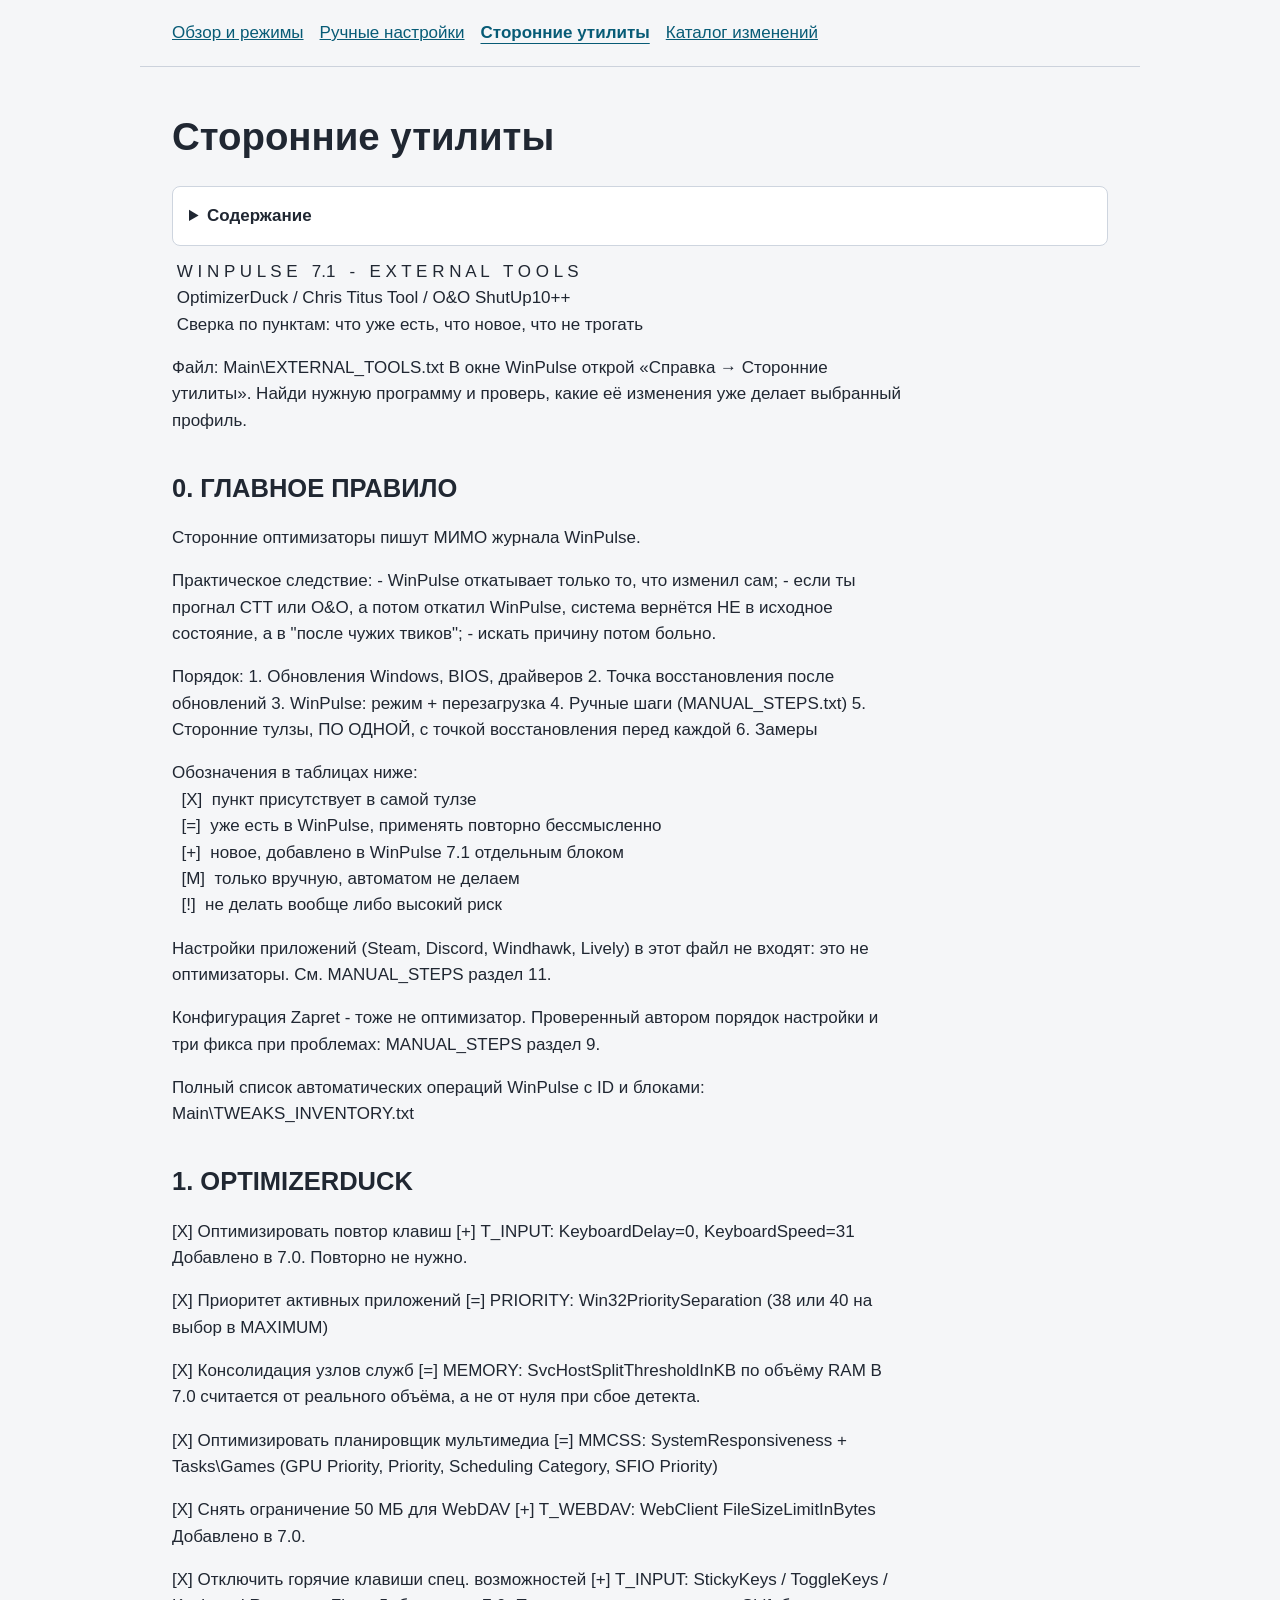
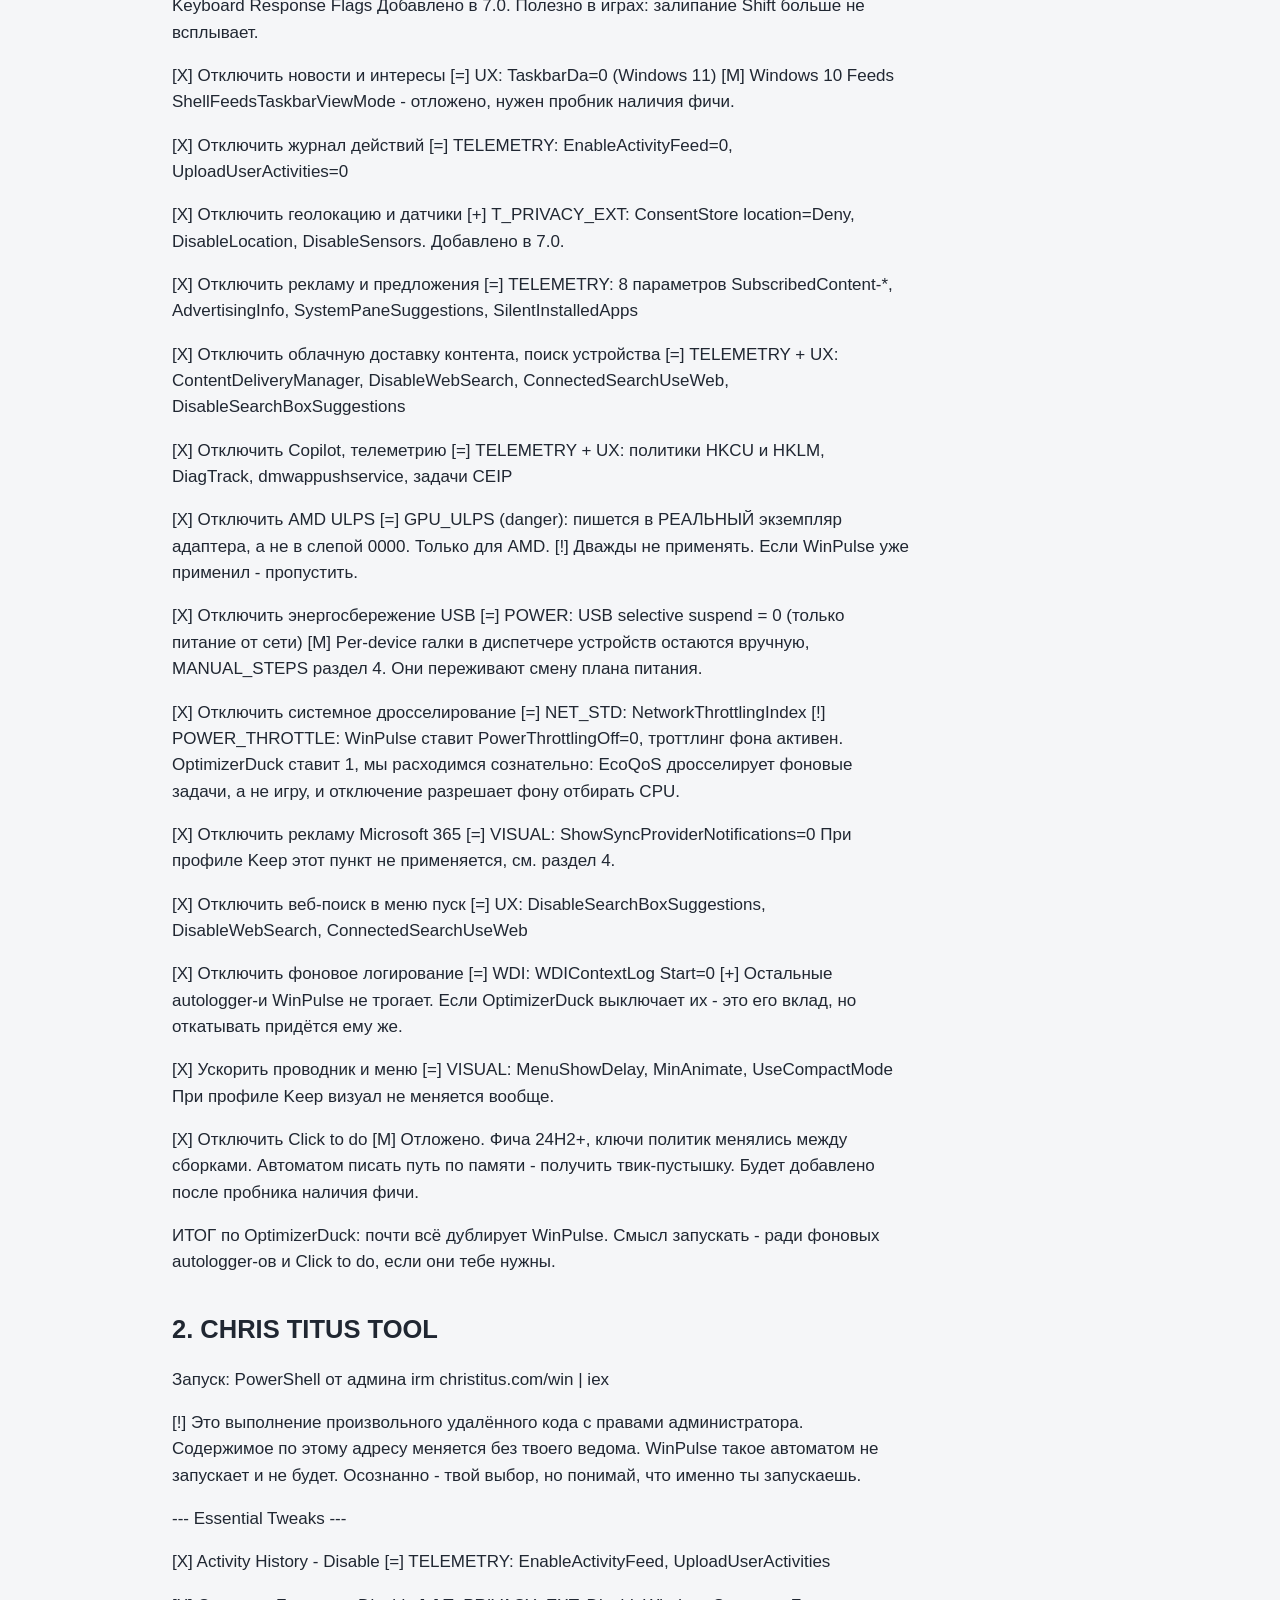
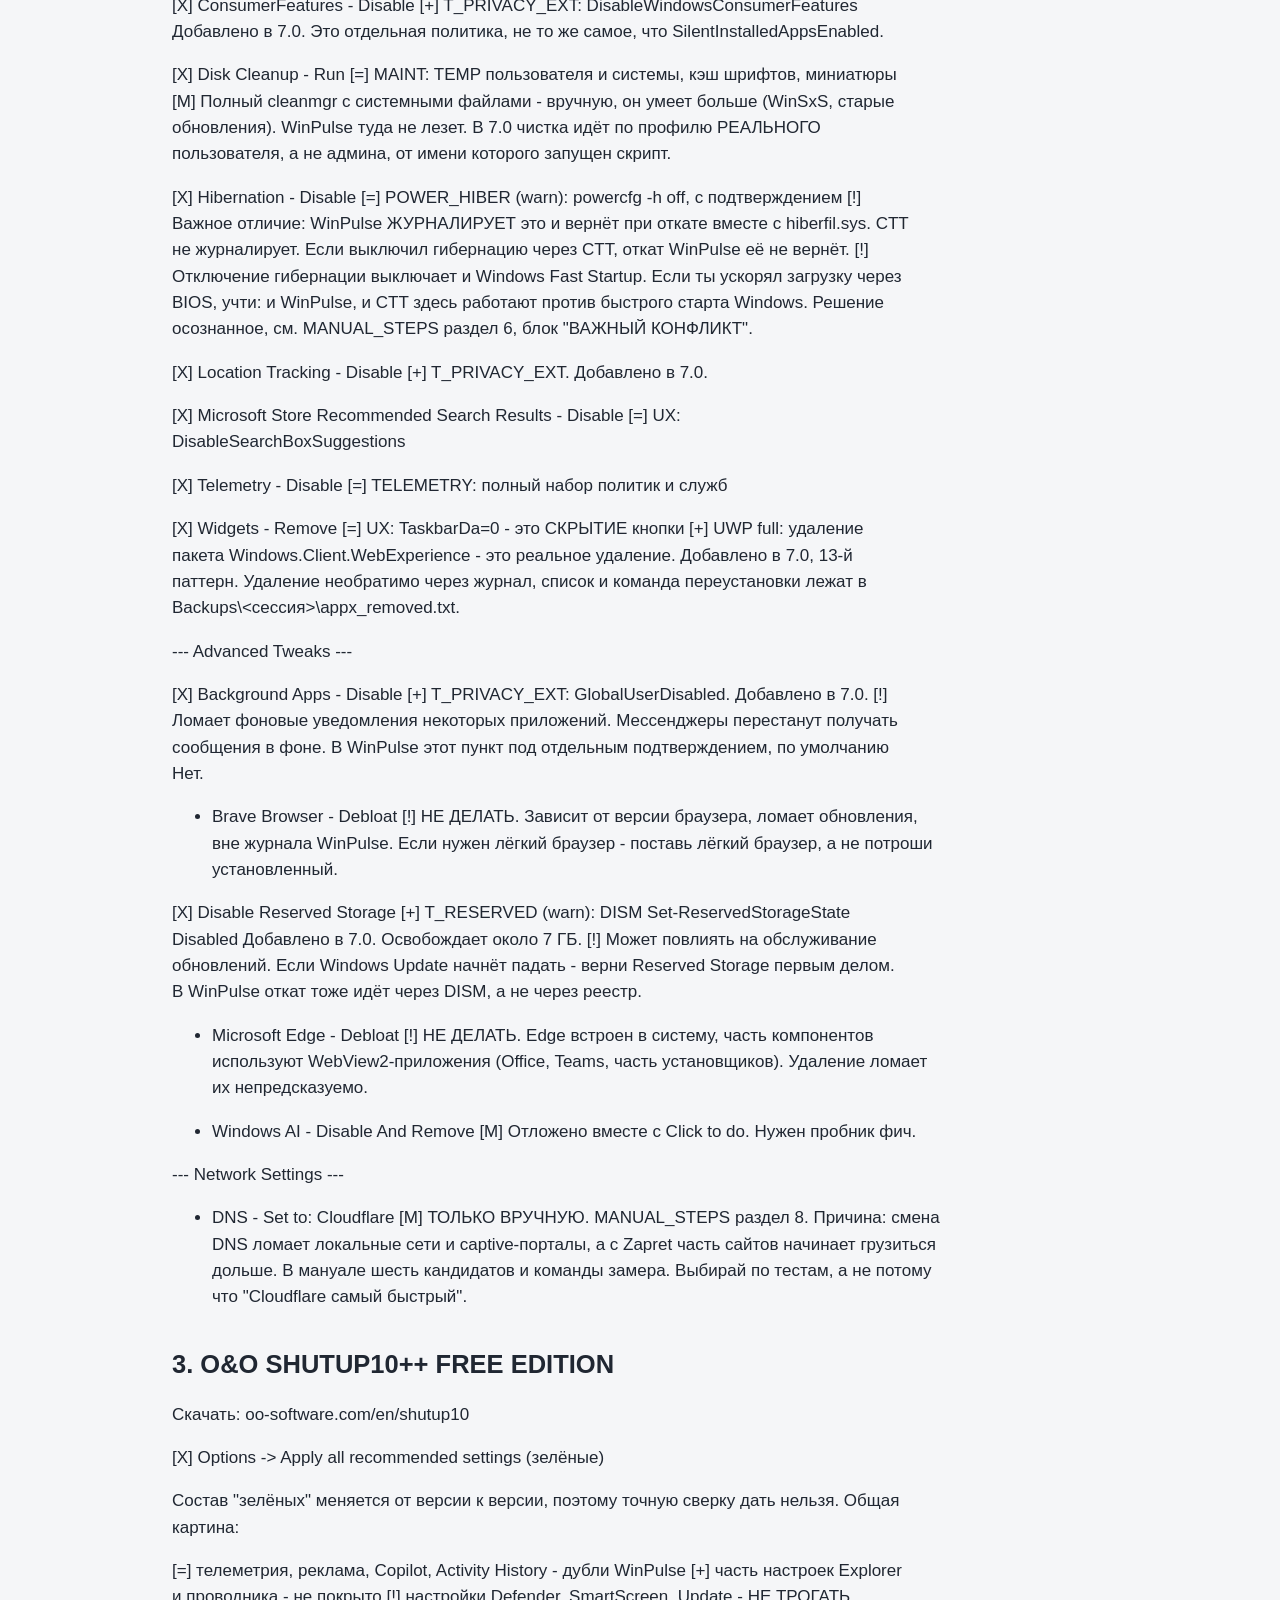
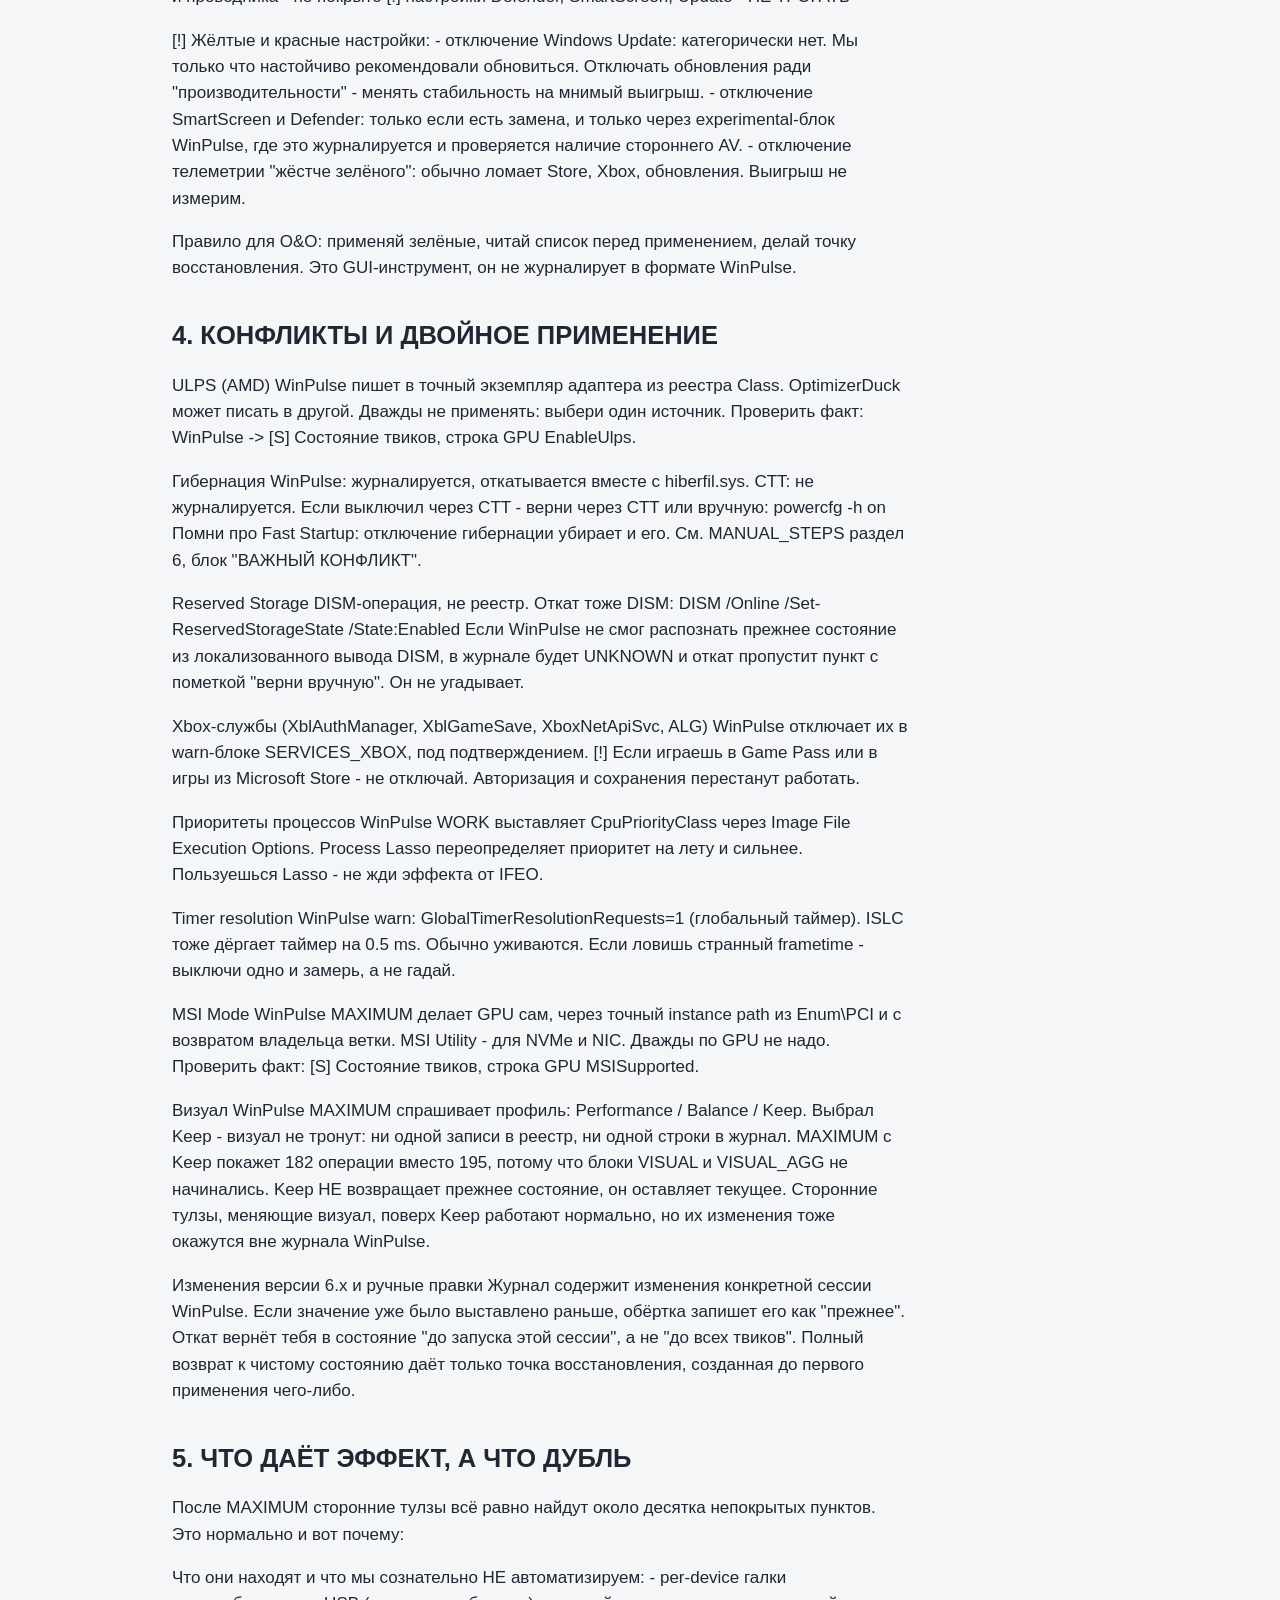
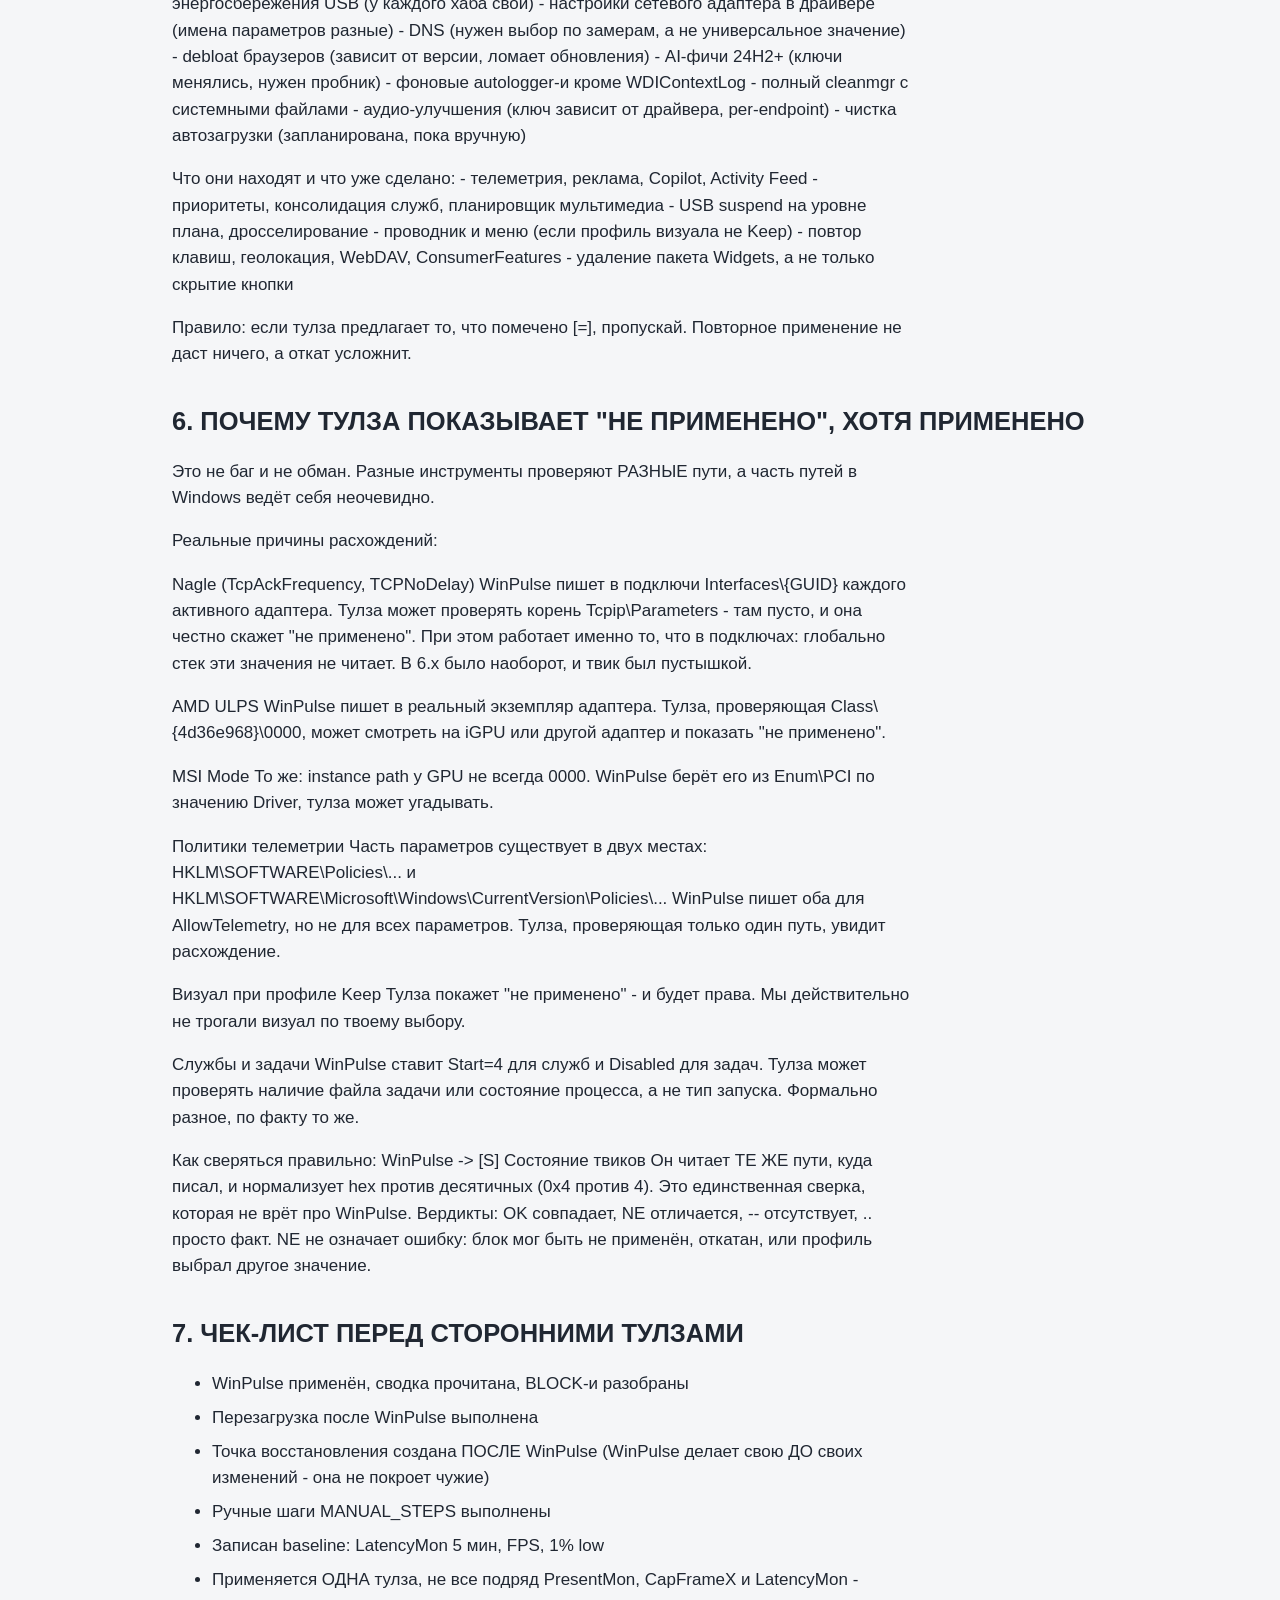
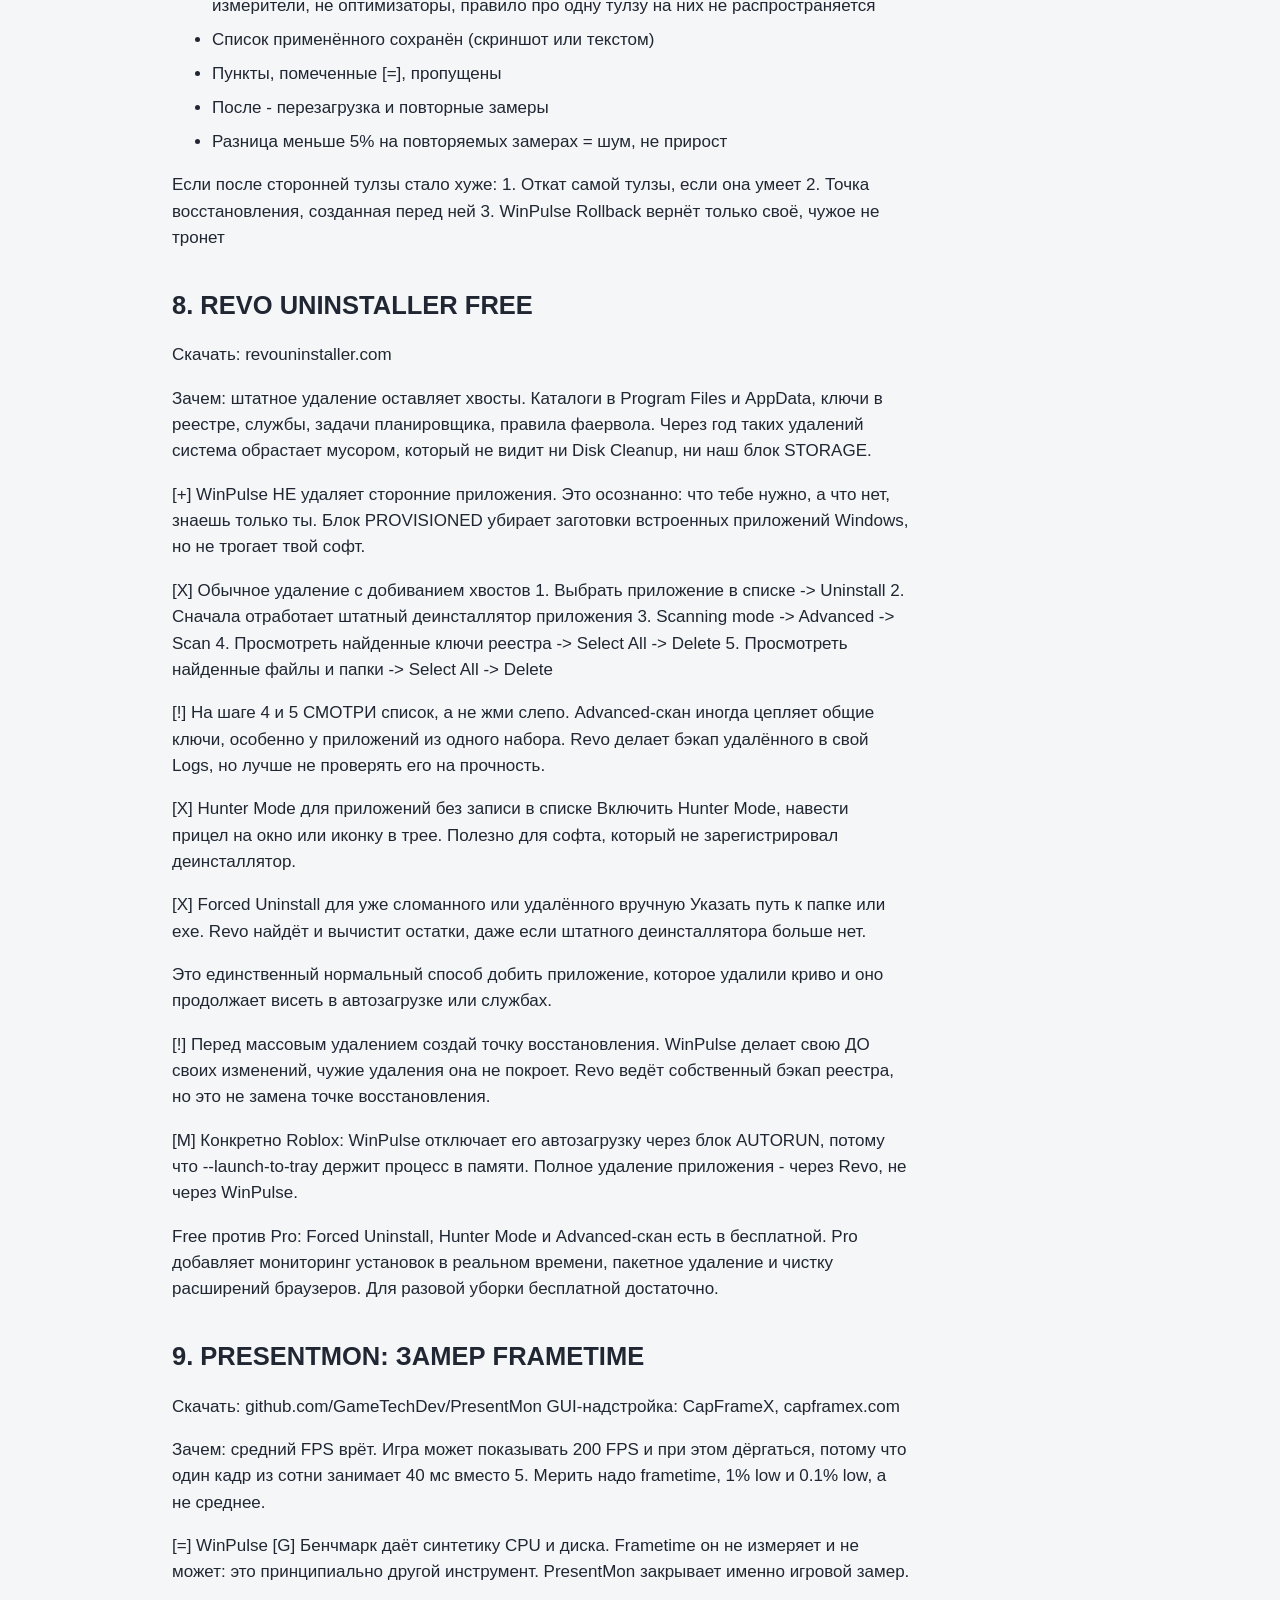
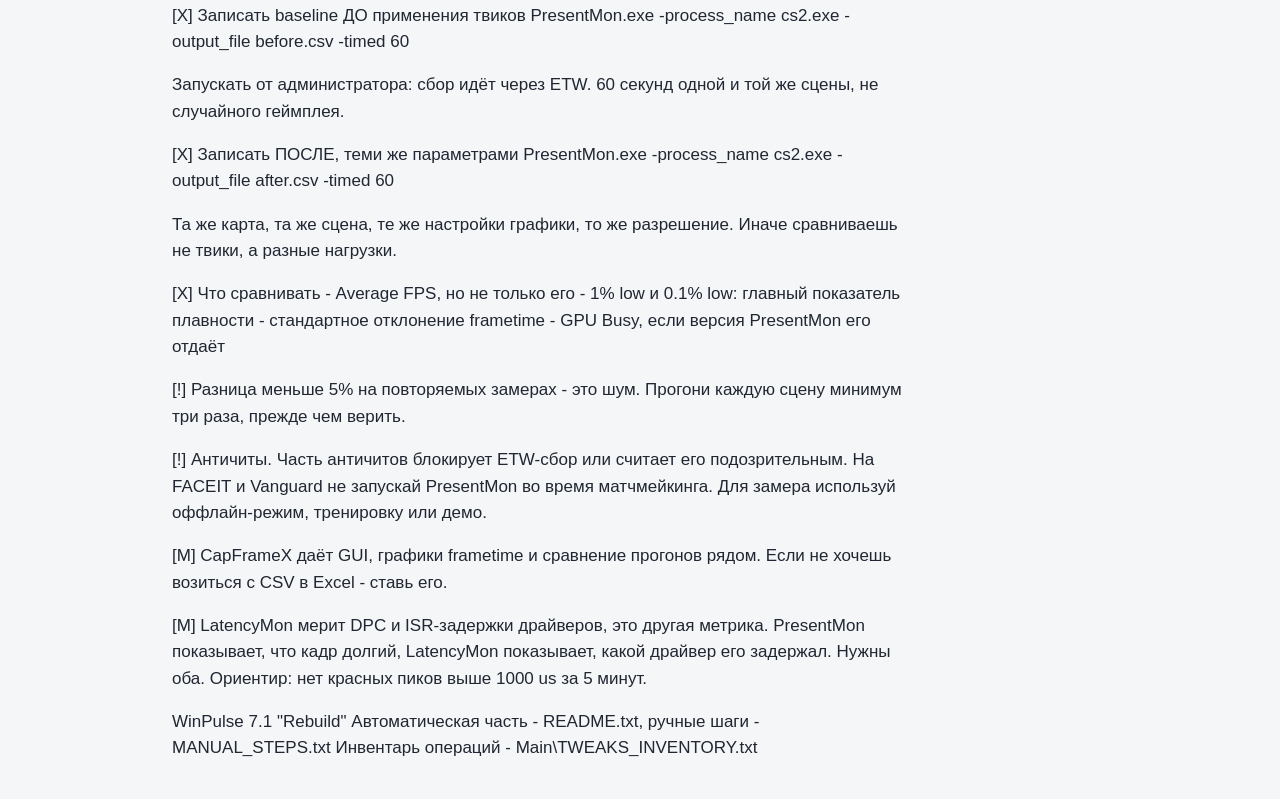
<file: Main/Help/external.html>
<!doctype html><html lang="ru"><meta charset="utf-8"><meta name="viewport" content="width=device-width,initial-scale=1"><title>Сторонние утилиты · WinPulse</title><style>*{box-sizing:border-box}body{margin:0;background:#f5f6f8;color:#202732;font:17px/1.55 'Segoe UI',sans-serif}nav,main{max-width:1000px;margin:auto;padding:20px 32px}nav{display:flex;flex-wrap:wrap;gap:16px;border-bottom:1px solid #ccd2dc}a{color:#075b76}h1{font-size:2.4rem}h2{margin-top:2.4rem}article,details{background:white;border:1px solid #ced5df;border-radius:8px;margin:12px 0;padding:16px}summary{cursor:pointer;font-weight:650}p{max-width:84ch}pre{font:inherit;white-space:pre-wrap;overflow-wrap:anywhere;margin:0}code{overflow-wrap:anywhere}li{margin:.45em 0}input{width:100%;max-width:36em;padding:.65em;font:inherit}h1,h2,h3{line-height:1.23}a:focus-visible,summary:focus-visible{outline:3px solid #007ca5}@media(prefers-color-scheme:dark){body{background:#191f25;color:#e2e9ed}a{color:#7dd3e9}article,details{background:#222b34;border-color:#43515f}} nav a[aria-current="page"]{font-weight:700;text-underline-offset:.3em} p,li{max-width:78ch} pre{margin:.75em 0}</style><nav><a href="overview.html">Обзор и режимы</a><a href="manual.html">Ручные настройки</a><a href="external.html" aria-current="page">Сторонние утилиты</a><a href="catalog.html">Каталог изменений</a></nav><main><h1>Сторонние утилиты</h1><details><summary>Содержание</summary><ol><li><a href="#s0">0. ГЛАВНОЕ ПРАВИЛО</a></li><li><a href="#s1">1. OPTIMIZERDUCK</a></li><li><a href="#s2">2. CHRIS TITUS TOOL</a></li><li><a href="#s3">3. O&amp;O SHUTUP10++ FREE EDITION</a></li><li><a href="#s4">4. КОНФЛИКТЫ И ДВОЙНОЕ ПРИМЕНЕНИЕ</a></li><li><a href="#s5">5. ЧТО ДАЁТ ЭФФЕКТ, А ЧТО ДУБЛЬ</a></li><li><a href="#s6">6. ПОЧЕМУ ТУЛЗА ПОКАЗЫВАЕТ &quot;НЕ ПРИМЕНЕНО&quot;, ХОТЯ ПРИМЕНЕНО</a></li><li><a href="#s7">7. ЧЕК-ЛИСТ ПЕРЕД СТОРОННИМИ ТУЛЗАМИ</a></li><li><a href="#s8">8. REVO UNINSTALLER FREE</a></li><li><a href="#s9">9. PRESENTMON: ЗАМЕР FRAMETIME</a></li></ol></details><pre> W I N P U L S E   7.1   -   E X T E R N A L   T O O L S
 OptimizerDuck / Chris Titus Tool / O&amp;O ShutUp10++
 Сверка по пунктам: что уже есть, что новое, что не трогать</pre><p>Файл: Main\EXTERNAL_TOOLS.txt В окне WinPulse открой «Справка → Сторонние утилиты». Найди нужную программу и проверь, какие её изменения уже делает выбранный профиль.</p><h2 id="s0">0. ГЛАВНОЕ ПРАВИЛО</h2><p>Сторонние оптимизаторы пишут МИМО журнала WinPulse.</p><p>Практическое следствие: - WinPulse откатывает только то, что изменил сам; - если ты прогнал CTT или O&amp;O, а потом откатил WinPulse, система вернётся НЕ в исходное состояние, а в &quot;после чужих твиков&quot;; - искать причину потом больно.</p><p>Порядок: 1. Обновления Windows, BIOS, драйверов 2. Точка восстановления после обновлений 3. WinPulse: режим + перезагрузка 4. Ручные шаги (MANUAL_STEPS.txt) 5. Сторонние тулзы, ПО ОДНОЙ, с точкой восстановления перед каждой 6. Замеры</p><pre>Обозначения в таблицах ниже:
  [X]  пункт присутствует в самой тулзе
  [=]  уже есть в WinPulse, применять повторно бессмысленно
  [+]  новое, добавлено в WinPulse 7.1 отдельным блоком
  [M]  только вручную, автоматом не делаем
  [!]  не делать вообще либо высокий риск</pre><p>Настройки приложений (Steam, Discord, Windhawk, Lively) в этот файл не входят: это не оптимизаторы. См. MANUAL_STEPS раздел 11.</p><p>Конфигурация Zapret - тоже не оптимизатор. Проверенный автором порядок настройки и три фикса при проблемах: MANUAL_STEPS раздел 9.</p><p>Полный список автоматических операций WinPulse с ID и блоками: Main\TWEAKS_INVENTORY.txt</p><h2 id="s1">1. OPTIMIZERDUCK</h2><p>[X] Оптимизировать повтор клавиш [+] T_INPUT: KeyboardDelay=0, KeyboardSpeed=31 Добавлено в 7.0. Повторно не нужно.</p><p>[X] Приоритет активных приложений [=] PRIORITY: Win32PrioritySeparation (38 или 40 на выбор в MAXIMUM)</p><p>[X] Консолидация узлов служб [=] MEMORY: SvcHostSplitThresholdInKB по объёму RAM В 7.0 считается от реального объёма, а не от нуля при сбое детекта.</p><p>[X] Оптимизировать планировщик мультимедиа [=] MMCSS: SystemResponsiveness + Tasks\Games (GPU Priority, Priority, Scheduling Category, SFIO Priority)</p><p>[X] Снять ограничение 50 МБ для WebDAV [+] T_WEBDAV: WebClient FileSizeLimitInBytes Добавлено в 7.0.</p><p>[X] Отключить горячие клавиши спец. возможностей [+] T_INPUT: StickyKeys / ToggleKeys / Keyboard Response Flags Добавлено в 7.0. Полезно в играх: залипание Shift больше не всплывает.</p><p>[X] Отключить новости и интересы [=] UX: TaskbarDa=0 (Windows 11) [M] Windows 10 Feeds ShellFeedsTaskbarViewMode - отложено, нужен пробник наличия фичи.</p><p>[X] Отключить журнал действий [=] TELEMETRY: EnableActivityFeed=0, UploadUserActivities=0</p><p>[X] Отключить геолокацию и датчики [+] T_PRIVACY_EXT: ConsentStore location=Deny, DisableLocation, DisableSensors. Добавлено в 7.0.</p><p>[X] Отключить рекламу и предложения [=] TELEMETRY: 8 параметров SubscribedContent-*, AdvertisingInfo, SystemPaneSuggestions, SilentInstalledApps</p><p>[X] Отключить облачную доставку контента, поиск устройства [=] TELEMETRY + UX: ContentDeliveryManager, DisableWebSearch, ConnectedSearchUseWeb, DisableSearchBoxSuggestions</p><p>[X] Отключить Copilot, телеметрию [=] TELEMETRY + UX: политики HKCU и HKLM, DiagTrack, dmwappushservice, задачи CEIP</p><p>[X] Отключить AMD ULPS [=] GPU_ULPS (danger): пишется в РЕАЛЬНЫЙ экземпляр адаптера, а не в слепой 0000. Только для AMD. [!] Дважды не применять. Если WinPulse уже применил - пропустить.</p><p>[X] Отключить энергосбережение USB [=] POWER: USB selective suspend = 0 (только питание от сети) [M] Per-device галки в диспетчере устройств остаются вручную, MANUAL_STEPS раздел 4. Они переживают смену плана питания.</p><p>[X] Отключить системное дросселирование [=] NET_STD: NetworkThrottlingIndex [!] POWER_THROTTLE: WinPulse ставит PowerThrottlingOff=0, троттлинг фона активен. OptimizerDuck ставит 1, мы расходимся сознательно: EcoQoS дросселирует фоновые задачи, а не игру, и отключение разрешает фону отбирать CPU.</p><p>[X] Отключить рекламу Microsoft 365 [=] VISUAL: ShowSyncProviderNotifications=0 При профиле Keep этот пункт не применяется, см. раздел 4.</p><p>[X] Отключить веб-поиск в меню пуск [=] UX: DisableSearchBoxSuggestions, DisableWebSearch, ConnectedSearchUseWeb</p><p>[X] Отключить фоновое логирование [=] WDI: WDIContextLog Start=0 [+] Остальные autologger-и WinPulse не трогает. Если OptimizerDuck выключает их - это его вклад, но откатывать придётся ему же.</p><p>[X] Ускорить проводник и меню [=] VISUAL: MenuShowDelay, MinAnimate, UseCompactMode При профиле Keep визуал не меняется вообще.</p><p>[X] Отключить Click to do [M] Отложено. Фича 24H2+, ключи политик менялись между сборками. Автоматом писать путь по памяти - получить твик-пустышку. Будет добавлено после пробника наличия фичи.</p><p>ИТОГ по OptimizerDuck: почти всё дублирует WinPulse. Смысл запускать - ради фоновых autologger-ов и Click to do, если они тебе нужны.</p><h2 id="s2">2. CHRIS TITUS TOOL</h2><p>Запуск: PowerShell от админа irm christitus.com/win | iex</p><p>[!] Это выполнение произвольного удалённого кода с правами администратора. Содержимое по этому адресу меняется без твоего ведома. WinPulse такое автоматом не запускает и не будет. Осознанно - твой выбор, но понимай, что именно ты запускаешь.</p><p>--- Essential Tweaks ---</p><p>[X] Activity History - Disable [=] TELEMETRY: EnableActivityFeed, UploadUserActivities</p><p>[X] ConsumerFeatures - Disable [+] T_PRIVACY_EXT: DisableWindowsConsumerFeatures Добавлено в 7.0. Это отдельная политика, не то же самое, что SilentInstalledAppsEnabled.</p><p>[X] Disk Cleanup - Run [=] MAINT: TEMP пользователя и системы, кэш шрифтов, миниатюры [M] Полный cleanmgr с системными файлами - вручную, он умеет больше (WinSxS, старые обновления). WinPulse туда не лезет. В 7.0 чистка идёт по профилю РЕАЛЬНОГО пользователя, а не админа, от имени которого запущен скрипт.</p><p>[X] Hibernation - Disable [=] POWER_HIBER (warn): powercfg -h off, с подтверждением [!] Важное отличие: WinPulse ЖУРНАЛИРУЕТ это и вернёт при откате вместе с hiberfil.sys. CTT не журналирует. Если выключил гибернацию через CTT, откат WinPulse её не вернёт. [!] Отключение гибернации выключает и Windows Fast Startup. Если ты ускорял загрузку через BIOS, учти: и WinPulse, и CTT здесь работают против быстрого старта Windows. Решение осознанное, см. MANUAL_STEPS раздел 6, блок &quot;ВАЖНЫЙ КОНФЛИКТ&quot;.</p><p>[X] Location Tracking - Disable [+] T_PRIVACY_EXT. Добавлено в 7.0.</p><p>[X] Microsoft Store Recommended Search Results - Disable [=] UX: DisableSearchBoxSuggestions</p><p>[X] Telemetry - Disable [=] TELEMETRY: полный набор политик и служб</p><p>[X] Widgets - Remove [=] UX: TaskbarDa=0 - это СКРЫТИЕ кнопки [+] UWP full: удаление пакета Windows.Client.WebExperience - это реальное удаление. Добавлено в 7.0, 13-й паттерн. Удаление необратимо через журнал, список и команда переустановки лежат в Backups\&lt;сессия&gt;\appx_removed.txt.</p><p>--- Advanced Tweaks ---</p><p>[X] Background Apps - Disable [+] T_PRIVACY_EXT: GlobalUserDisabled. Добавлено в 7.0. [!] Ломает фоновые уведомления некоторых приложений. Мессенджеры перестанут получать сообщения в фоне. В WinPulse этот пункт под отдельным подтверждением, по умолчанию Нет.</p><ul><li>Brave Browser - Debloat [!] НЕ ДЕЛАТЬ. Зависит от версии браузера, ломает обновления, вне журнала WinPulse. Если нужен лёгкий браузер - поставь лёгкий браузер, а не потроши установленный.</li></ul><p>[X] Disable Reserved Storage [+] T_RESERVED (warn): DISM Set-ReservedStorageState Disabled Добавлено в 7.0. Освобождает около 7 ГБ. [!] Может повлиять на обслуживание обновлений. Если Windows Update начнёт падать - верни Reserved Storage первым делом. В WinPulse откат тоже идёт через DISM, а не через реестр.</p><ul><li>Microsoft Edge - Debloat [!] НЕ ДЕЛАТЬ. Edge встроен в систему, часть компонентов используют WebView2-приложения (Office, Teams, часть установщиков). Удаление ломает их непредсказуемо.</li></ul><ul><li>Windows AI - Disable And Remove [M] Отложено вместе с Click to do. Нужен пробник фич.</li></ul><p>--- Network Settings ---</p><ul><li>DNS - Set to: Cloudflare [M] ТОЛЬКО ВРУЧНУЮ. MANUAL_STEPS раздел 8. Причина: смена DNS ломает локальные сети и captive-порталы, а с Zapret часть сайтов начинает грузиться дольше. В мануале шесть кандидатов и команды замера. Выбирай по тестам, а не потому что &quot;Cloudflare самый быстрый&quot;.</li></ul><h2 id="s3">3. O&amp;O SHUTUP10++ FREE EDITION</h2><p>Скачать: oo-software.com/en/shutup10</p><p>[X] Options -&gt; Apply all recommended settings (зелёные)</p><p>Состав &quot;зелёных&quot; меняется от версии к версии, поэтому точную сверку дать нельзя. Общая картина:</p><p>[=] телеметрия, реклама, Copilot, Activity History - дубли WinPulse [+] часть настроек Explorer и проводника - не покрыто [!] настройки Defender, SmartScreen, Update - НЕ ТРОГАТЬ</p><p>[!] Жёлтые и красные настройки: - отключение Windows Update: категорически нет. Мы только что настойчиво рекомендовали обновиться. Отключать обновления ради &quot;производительности&quot; - менять стабильность на мнимый выигрыш. - отключение SmartScreen и Defender: только если есть замена, и только через experimental-блок WinPulse, где это журналируется и проверяется наличие стороннего AV. - отключение телеметрии &quot;жёстче зелёного&quot;: обычно ломает Store, Xbox, обновления. Выигрыш не измерим.</p><p>Правило для O&amp;O: применяй зелёные, читай список перед применением, делай точку восстановления. Это GUI-инструмент, он не журналирует в формате WinPulse.</p><h2 id="s4">4. КОНФЛИКТЫ И ДВОЙНОЕ ПРИМЕНЕНИЕ</h2><p>ULPS (AMD) WinPulse пишет в точный экземпляр адаптера из реестра Class. OptimizerDuck может писать в другой. Дважды не применять: выбери один источник. Проверить факт: WinPulse -&gt; [S] Состояние твиков, строка GPU EnableUlps.</p><p>Гибернация WinPulse: журналируется, откатывается вместе с hiberfil.sys. CTT: не журналируется. Если выключил через CTT - верни через CTT или вручную: powercfg -h on Помни про Fast Startup: отключение гибернации убирает и его. См. MANUAL_STEPS раздел 6, блок &quot;ВАЖНЫЙ КОНФЛИКТ&quot;.</p><p>Reserved Storage DISM-операция, не реестр. Откат тоже DISM: DISM /Online /Set-ReservedStorageState /State:Enabled Если WinPulse не смог распознать прежнее состояние из локализованного вывода DISM, в журнале будет UNKNOWN и откат пропустит пункт с пометкой &quot;верни вручную&quot;. Он не угадывает.</p><p>Xbox-службы (XblAuthManager, XblGameSave, XboxNetApiSvc, ALG) WinPulse отключает их в warn-блоке SERVICES_XBOX, под подтверждением. [!] Если играешь в Game Pass или в игры из Microsoft Store - не отключай. Авторизация и сохранения перестанут работать.</p><p>Приоритеты процессов WinPulse WORK выставляет CpuPriorityClass через Image File Execution Options. Process Lasso переопределяет приоритет на лету и сильнее. Пользуешься Lasso - не жди эффекта от IFEO.</p><p>Timer resolution WinPulse warn: GlobalTimerResolutionRequests=1 (глобальный таймер). ISLC тоже дёргает таймер на 0.5 ms. Обычно уживаются. Если ловишь странный frametime - выключи одно и замерь, а не гадай.</p><p>MSI Mode WinPulse MAXIMUM делает GPU сам, через точный instance path из Enum\PCI и с возвратом владельца ветки. MSI Utility - для NVMe и NIC. Дважды по GPU не надо. Проверить факт: [S] Состояние твиков, строка GPU MSISupported.</p><p>Визуал WinPulse MAXIMUM спрашивает профиль: Performance / Balance / Keep. Выбрал Keep - визуал не тронут: ни одной записи в реестр, ни одной строки в журнал. MAXIMUM с Keep покажет 182 операции вместо 195, потому что блоки VISUAL и VISUAL_AGG не начинались. Keep НЕ возвращает прежнее состояние, он оставляет текущее. Сторонние тулзы, меняющие визуал, поверх Keep работают нормально, но их изменения тоже окажутся вне журнала WinPulse.</p><p>Изменения версии 6.x и ручные правки Журнал содержит изменения конкретной сессии WinPulse. Если значение уже было выставлено раньше, обёртка запишет его как &quot;прежнее&quot;. Откат вернёт тебя в состояние &quot;до запуска этой сессии&quot;, а не &quot;до всех твиков&quot;. Полный возврат к чистому состоянию даёт только точка восстановления, созданная до первого применения чего-либо.</p><h2 id="s5">5. ЧТО ДАЁТ ЭФФЕКТ, А ЧТО ДУБЛЬ</h2><p>После MAXIMUM сторонние тулзы всё равно найдут около десятка непокрытых пунктов. Это нормально и вот почему:</p><p>Что они находят и что мы сознательно НЕ автоматизируем: - per-device галки энергосбережения USB (у каждого хаба свои) - настройки сетевого адаптера в драйвере (имена параметров разные) - DNS (нужен выбор по замерам, а не универсальное значение) - debloat браузеров (зависит от версии, ломает обновления) - AI-фичи 24H2+ (ключи менялись, нужен пробник) - фоновые autologger-и кроме WDIContextLog - полный cleanmgr с системными файлами - аудио-улучшения (ключ зависит от драйвера, per-endpoint) - чистка автозагрузки (запланирована, пока вручную)</p><p>Что они находят и что уже сделано: - телеметрия, реклама, Copilot, Activity Feed - приоритеты, консолидация служб, планировщик мультимедиа - USB suspend на уровне плана, дросселирование - проводник и меню (если профиль визуала не Keep) - повтор клавиш, геолокация, WebDAV, ConsumerFeatures - удаление пакета Widgets, а не только скрытие кнопки</p><p>Правило: если тулза предлагает то, что помечено [=], пропускай. Повторное применение не даст ничего, а откат усложнит.</p><h2 id="s6">6. ПОЧЕМУ ТУЛЗА ПОКАЗЫВАЕТ &quot;НЕ ПРИМЕНЕНО&quot;, ХОТЯ ПРИМЕНЕНО</h2><p>Это не баг и не обман. Разные инструменты проверяют РАЗНЫЕ пути, а часть путей в Windows ведёт себя неочевидно.</p><p>Реальные причины расхождений:</p><p>Nagle (TcpAckFrequency, TCPNoDelay) WinPulse пишет в подключи Interfaces\{GUID} каждого активного адаптера. Тулза может проверять корень Tcpip\Parameters - там пусто, и она честно скажет &quot;не применено&quot;. При этом работает именно то, что в подключах: глобально стек эти значения не читает. В 6.x было наоборот, и твик был пустышкой.</p><p>AMD ULPS WinPulse пишет в реальный экземпляр адаптера. Тулза, проверяющая Class\{4d36e968}\0000, может смотреть на iGPU или другой адаптер и показать &quot;не применено&quot;.</p><p>MSI Mode То же: instance path у GPU не всегда 0000. WinPulse берёт его из Enum\PCI по значению Driver, тулза может угадывать.</p><p>Политики телеметрии Часть параметров существует в двух местах: HKLM\SOFTWARE\Policies\... и HKLM\SOFTWARE\Microsoft\Windows\CurrentVersion\Policies\... WinPulse пишет оба для AllowTelemetry, но не для всех параметров. Тулза, проверяющая только один путь, увидит расхождение.</p><p>Визуал при профиле Keep Тулза покажет &quot;не применено&quot; - и будет права. Мы действительно не трогали визуал по твоему выбору.</p><p>Службы и задачи WinPulse ставит Start=4 для служб и Disabled для задач. Тулза может проверять наличие файла задачи или состояние процесса, а не тип запуска. Формально разное, по факту то же.</p><p>Как сверяться правильно: WinPulse -&gt; [S] Состояние твиков Он читает ТЕ ЖЕ пути, куда писал, и нормализует hex против десятичных (0x4 против 4). Это единственная сверка, которая не врёт про WinPulse. Вердикты: OK совпадает, NE отличается, -- отсутствует, .. просто факт. NE не означает ошибку: блок мог быть не применён, откатан, или профиль выбрал другое значение.</p><h2 id="s7">7. ЧЕК-ЛИСТ ПЕРЕД СТОРОННИМИ ТУЛЗАМИ</h2><ul><li>WinPulse применён, сводка прочитана, BLOCK-и разобраны</li><li>Перезагрузка после WinPulse выполнена</li><li>Точка восстановления создана ПОСЛЕ WinPulse (WinPulse делает свою ДО своих изменений - она не покроет чужие)</li><li>Ручные шаги MANUAL_STEPS выполнены</li><li>Записан baseline: LatencyMon 5 мин, FPS, 1% low</li><li>Применяется ОДНА тулза, не все подряд PresentMon, CapFrameX и LatencyMon - измерители, не оптимизаторы, правило про одну тулзу на них не распространяется</li><li>Список применённого сохранён (скриншот или текстом)</li><li>Пункты, помеченные [=], пропущены</li><li>После - перезагрузка и повторные замеры</li><li>Разница меньше 5% на повторяемых замерах = шум, не прирост</li></ul><p>Если после сторонней тулзы стало хуже: 1. Откат самой тулзы, если она умеет 2. Точка восстановления, созданная перед ней 3. WinPulse Rollback вернёт только своё, чужое не тронет</p><h2 id="s8">8. REVO UNINSTALLER FREE</h2><p>Скачать: revouninstaller.com</p><p>Зачем: штатное удаление оставляет хвосты. Каталоги в Program Files и AppData, ключи в реестре, службы, задачи планировщика, правила фаервола. Через год таких удалений система обрастает мусором, который не видит ни Disk Cleanup, ни наш блок STORAGE.</p><p>[+] WinPulse НЕ удаляет сторонние приложения. Это осознанно: что тебе нужно, а что нет, знаешь только ты. Блок PROVISIONED убирает заготовки встроенных приложений Windows, но не трогает твой софт.</p><p>[X] Обычное удаление с добиванием хвостов 1. Выбрать приложение в списке -&gt; Uninstall 2. Сначала отработает штатный деинсталлятор приложения 3. Scanning mode -&gt; Advanced -&gt; Scan 4. Просмотреть найденные ключи реестра -&gt; Select All -&gt; Delete 5. Просмотреть найденные файлы и папки -&gt; Select All -&gt; Delete</p><p>[!] На шаге 4 и 5 СМОТРИ список, а не жми слепо. Advanced-скан иногда цепляет общие ключи, особенно у приложений из одного набора. Revo делает бэкап удалённого в свой Logs, но лучше не проверять его на прочность.</p><p>[X] Hunter Mode для приложений без записи в списке Включить Hunter Mode, навести прицел на окно или иконку в трее. Полезно для софта, который не зарегистрировал деинсталлятор.</p><p>[X] Forced Uninstall для уже сломанного или удалённого вручную Указать путь к папке или exe. Revo найдёт и вычистит остатки, даже если штатного деинсталлятора больше нет.</p><p>Это единственный нормальный способ добить приложение, которое удалили криво и оно продолжает висеть в автозагрузке или службах.</p><p>[!] Перед массовым удалением создай точку восстановления. WinPulse делает свою ДО своих изменений, чужие удаления она не покроет. Revo ведёт собственный бэкап реестра, но это не замена точке восстановления.</p><p>[M] Конкретно Roblox: WinPulse отключает его автозагрузку через блок AUTORUN, потому что --launch-to-tray держит процесс в памяти. Полное удаление приложения - через Revo, не через WinPulse.</p><p>Free против Pro: Forced Uninstall, Hunter Mode и Advanced-скан есть в бесплатной. Pro добавляет мониторинг установок в реальном времени, пакетное удаление и чистку расширений браузеров. Для разовой уборки бесплатной достаточно.</p><h2 id="s9">9. PRESENTMON: ЗАМЕР FRAMETIME</h2><p>Скачать: github.com/GameTechDev/PresentMon GUI-надстройка: CapFrameX, capframex.com</p><p>Зачем: средний FPS врёт. Игра может показывать 200 FPS и при этом дёргаться, потому что один кадр из сотни занимает 40 мс вместо 5. Мерить надо frametime, 1% low и 0.1% low, а не среднее.</p><p>[=] WinPulse [G] Бенчмарк даёт синтетику CPU и диска. Frametime он не измеряет и не может: это принципиально другой инструмент. PresentMon закрывает именно игровой замер.</p><p>[X] Записать baseline ДО применения твиков PresentMon.exe -process_name cs2.exe -output_file before.csv -timed 60</p><p>Запускать от администратора: сбор идёт через ETW. 60 секунд одной и той же сцены, не случайного геймплея.</p><p>[X] Записать ПОСЛЕ, теми же параметрами PresentMon.exe -process_name cs2.exe -output_file after.csv -timed 60</p><p>Та же карта, та же сцена, те же настройки графики, то же разрешение. Иначе сравниваешь не твики, а разные нагрузки.</p><p>[X] Что сравнивать - Average FPS, но не только его - 1% low и 0.1% low: главный показатель плавности - стандартное отклонение frametime - GPU Busy, если версия PresentMon его отдаёт</p><p>[!] Разница меньше 5% на повторяемых замерах - это шум. Прогони каждую сцену минимум три раза, прежде чем верить.</p><p>[!] Античиты. Часть античитов блокирует ETW-сбор или считает его подозрительным. На FACEIT и Vanguard не запускай PresentMon во время матчмейкинга. Для замера используй оффлайн-режим, тренировку или демо.</p><p>[M] CapFrameX даёт GUI, графики frametime и сравнение прогонов рядом. Если не хочешь возиться с CSV в Excel - ставь его.</p><p>[M] LatencyMon мерит DPC и ISR-задержки драйверов, это другая метрика. PresentMon показывает, что кадр долгий, LatencyMon показывает, какой драйвер его задержал. Нужны оба. Ориентир: нет красных пиков выше 1000 us за 5 минут.</p><p>WinPulse 7.1 &quot;Rebuild&quot; Автоматическая часть - README.txt, ручные шаги - MANUAL_STEPS.txt Инвентарь операций - Main\TWEAKS_INVENTORY.txt</p></main></html>
</file>
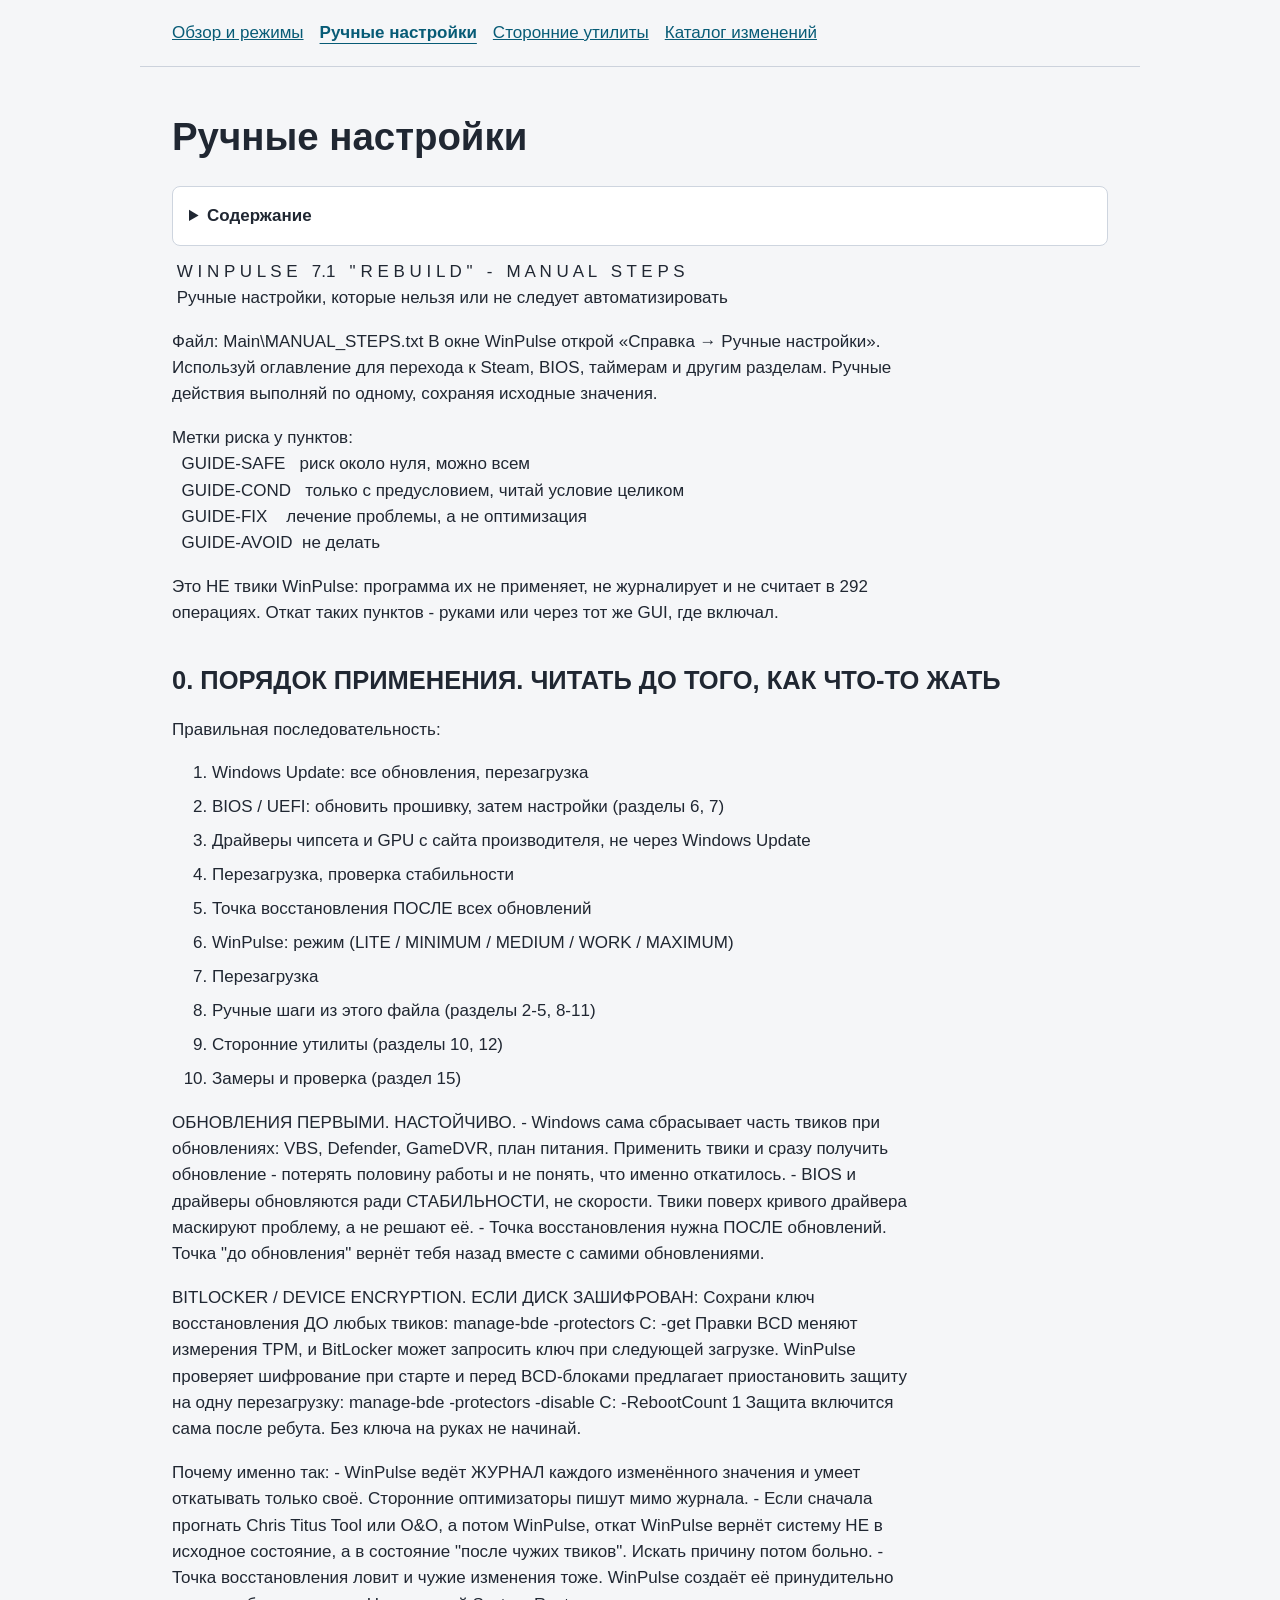
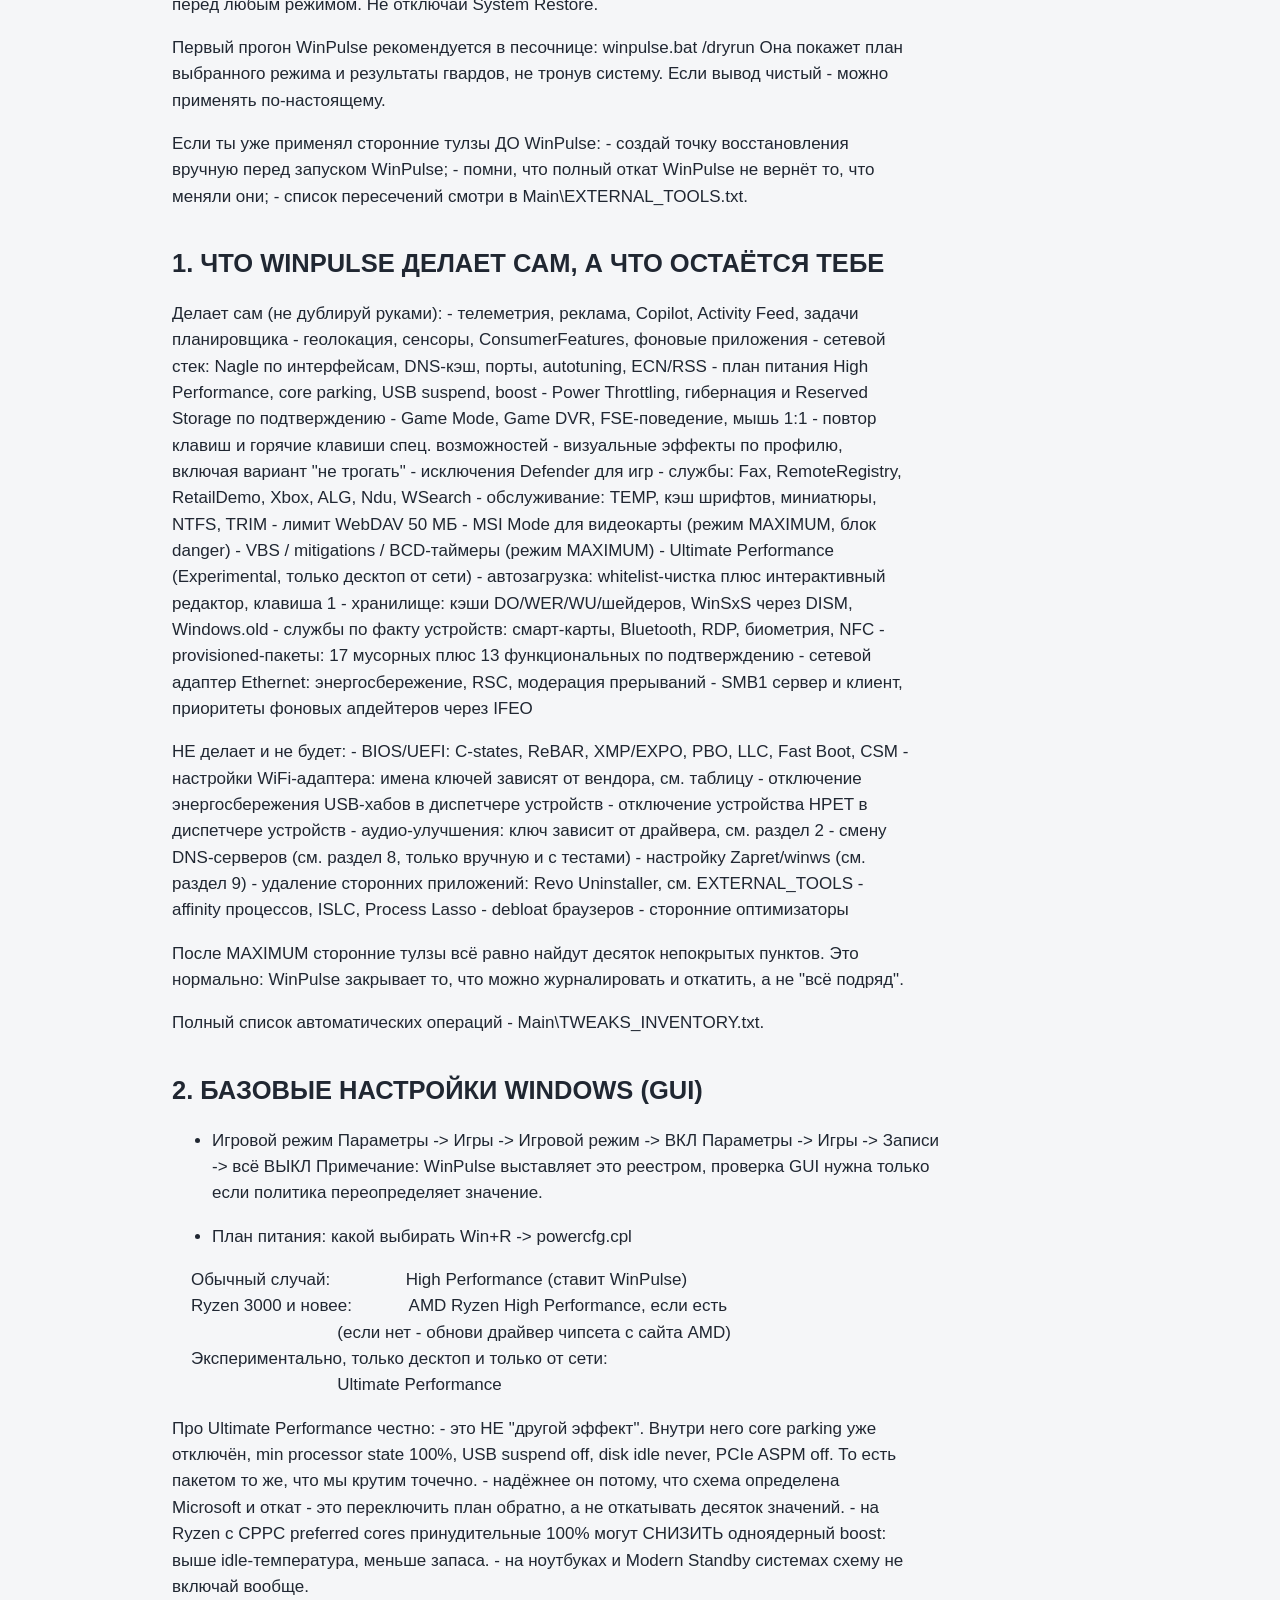
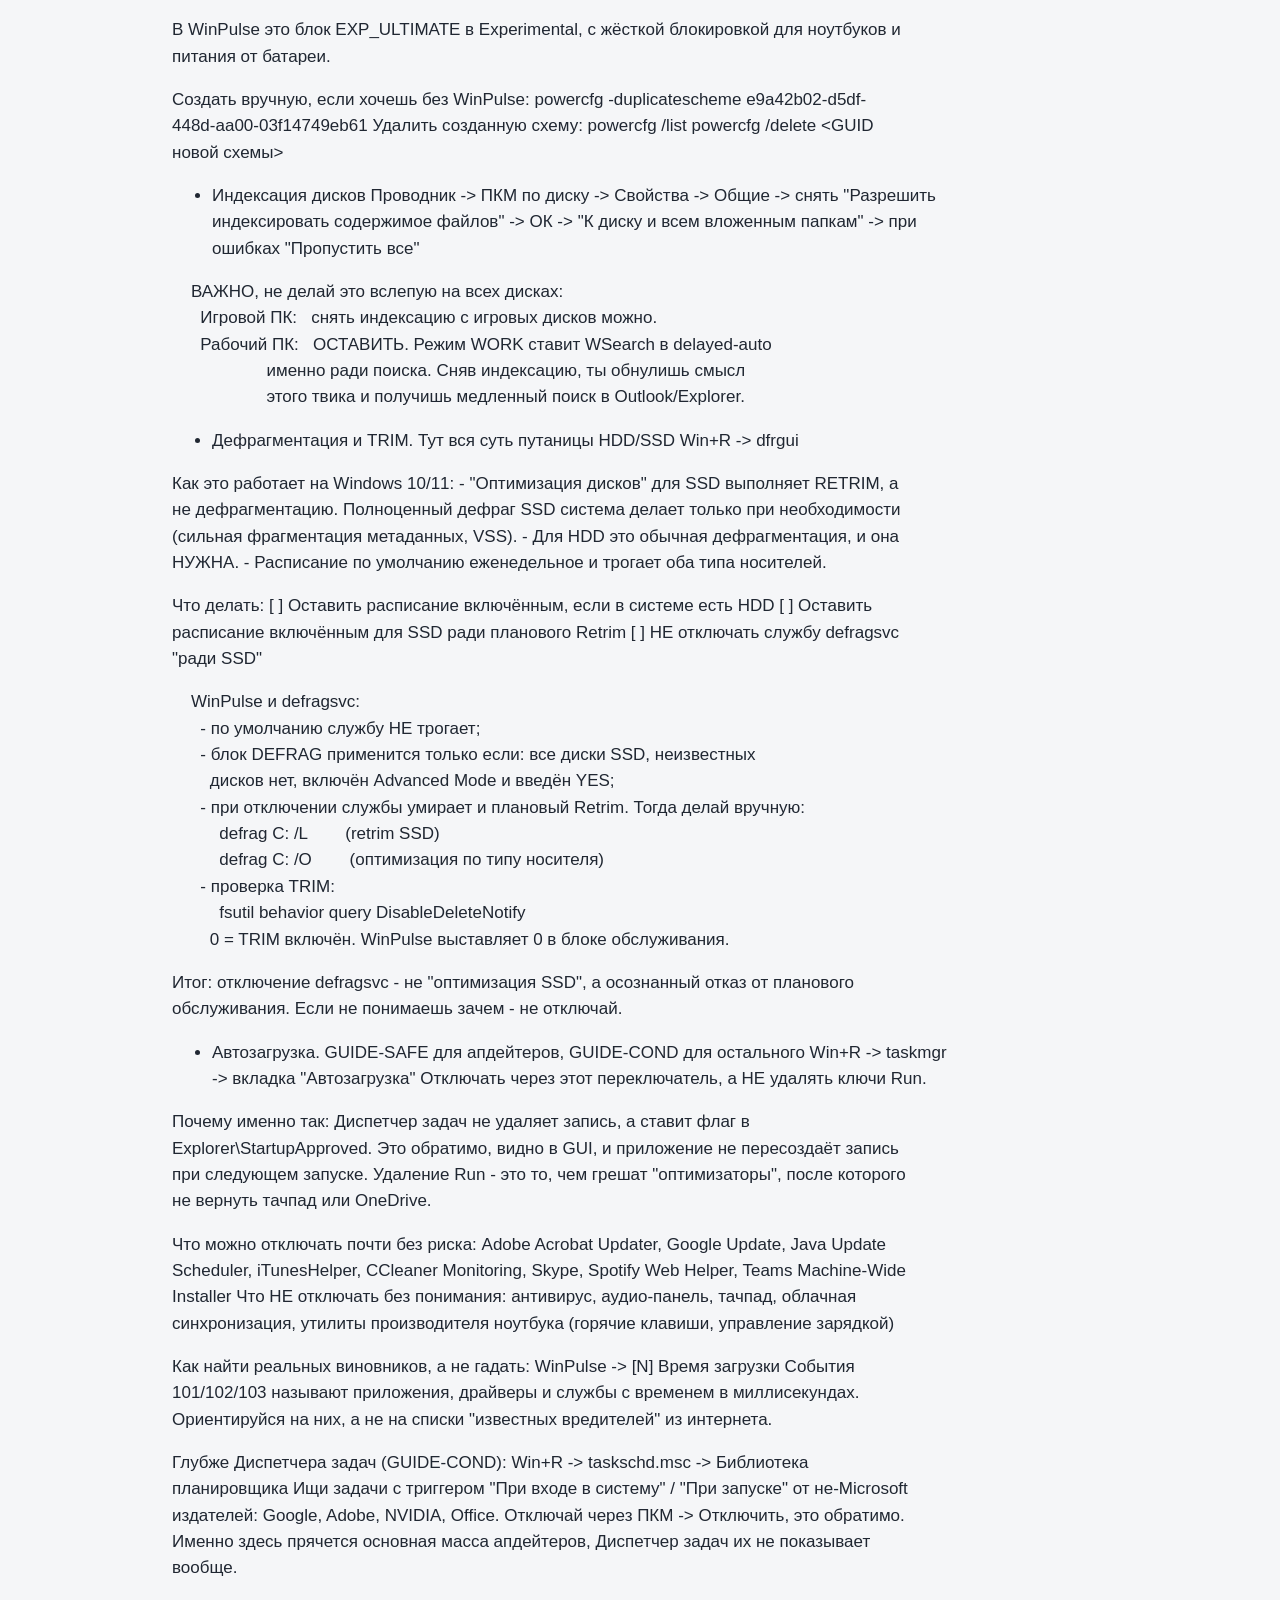
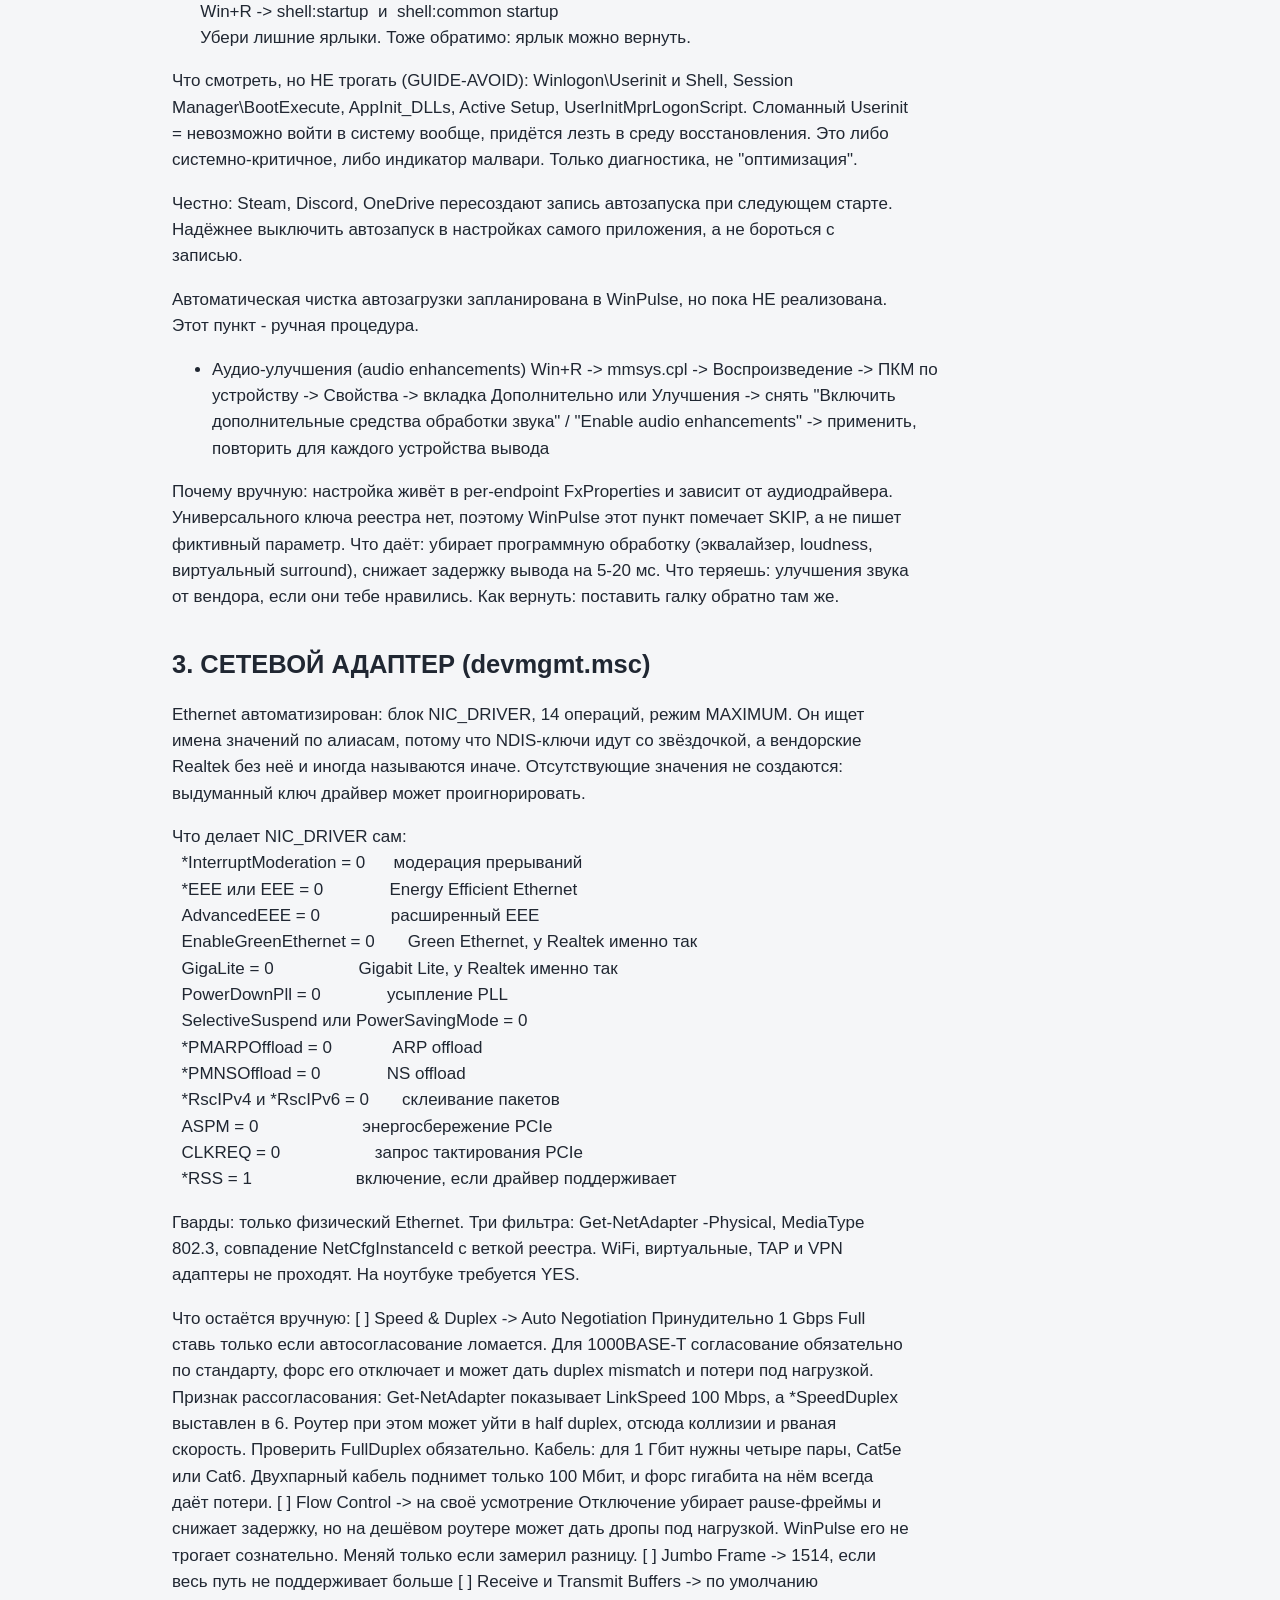
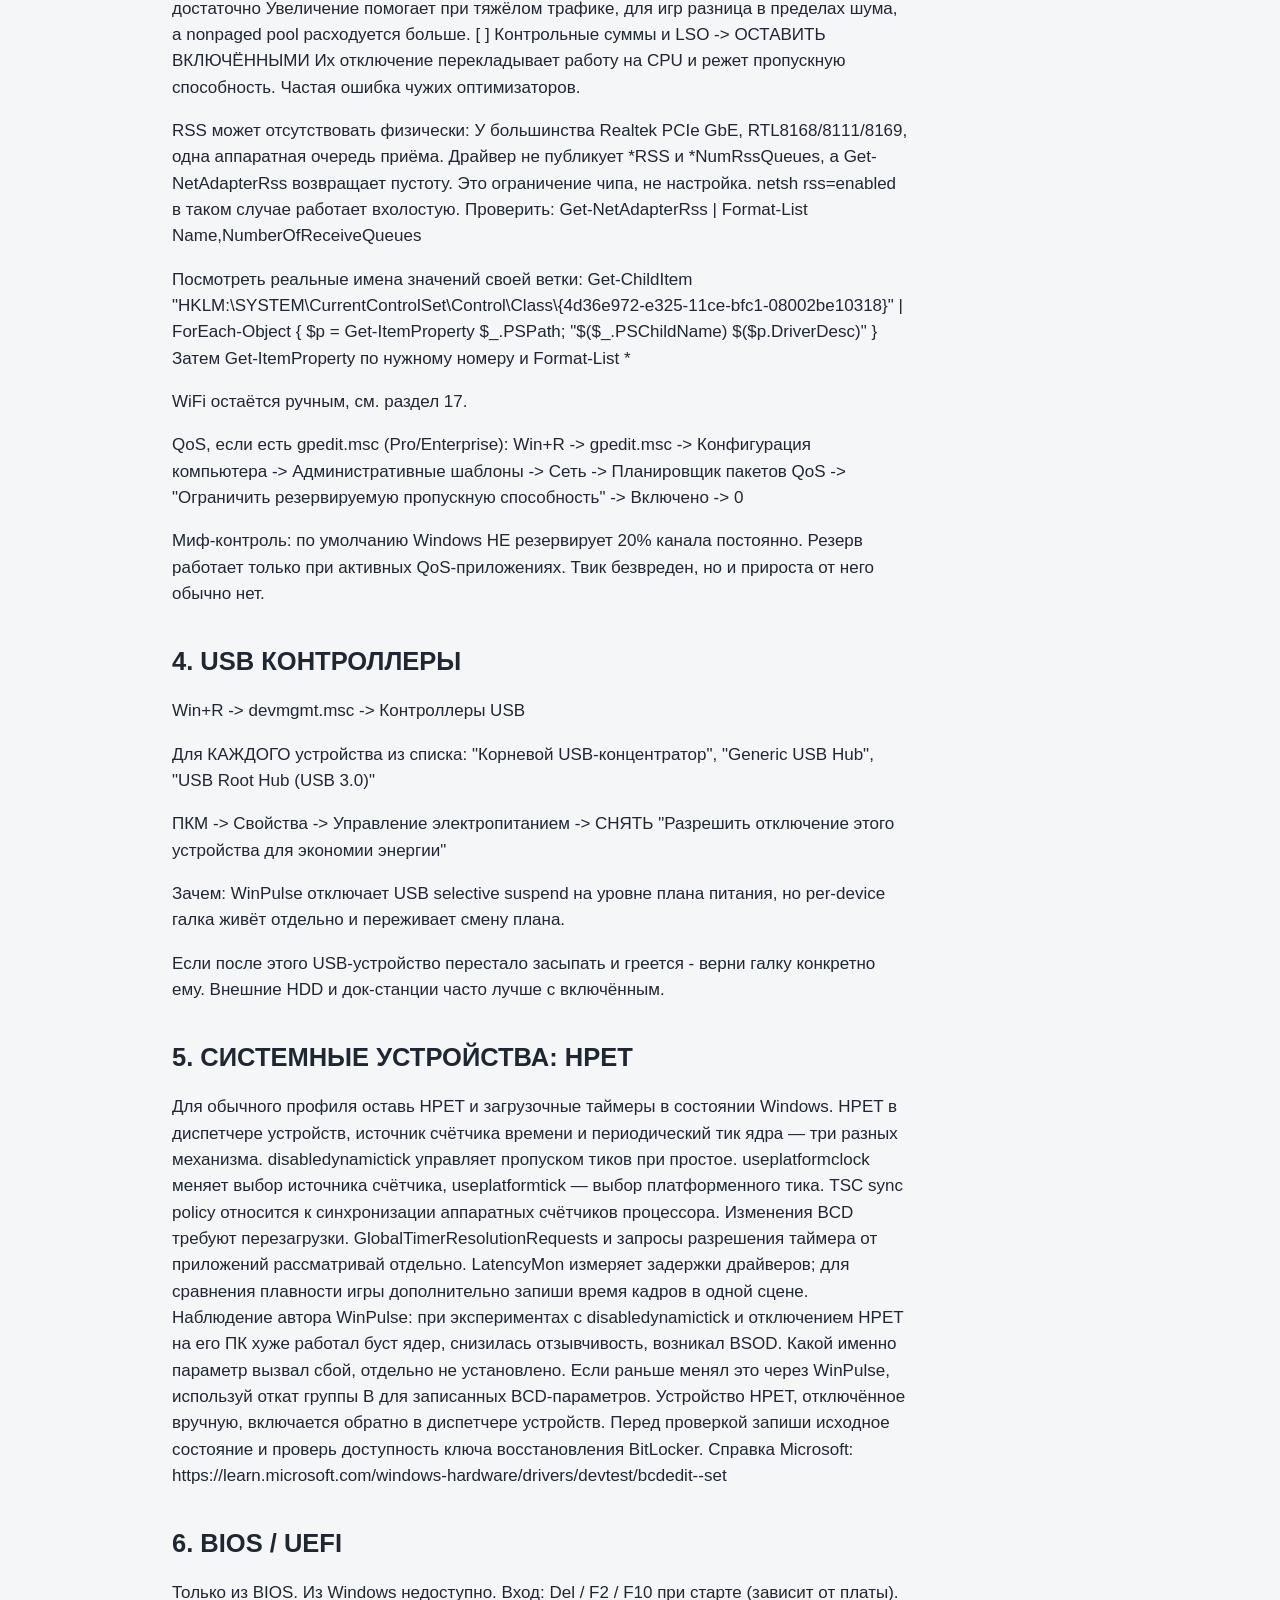
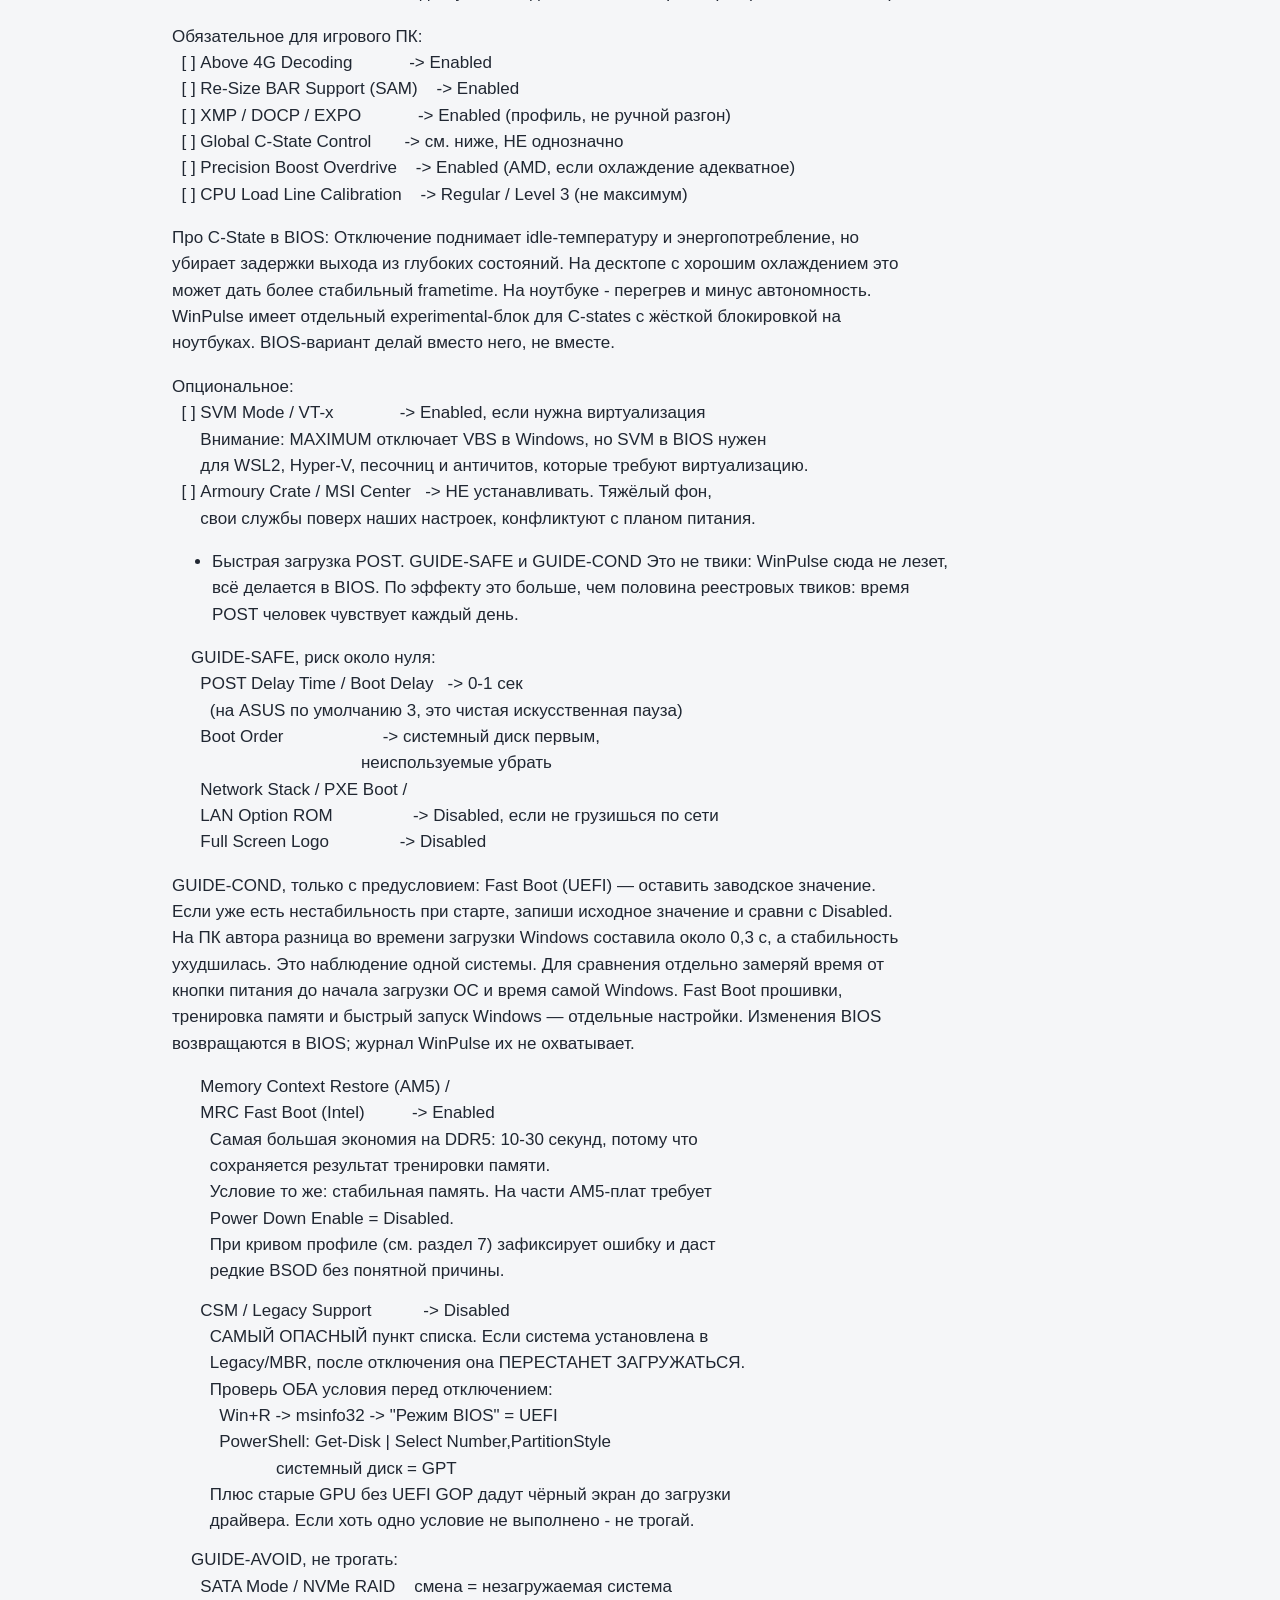
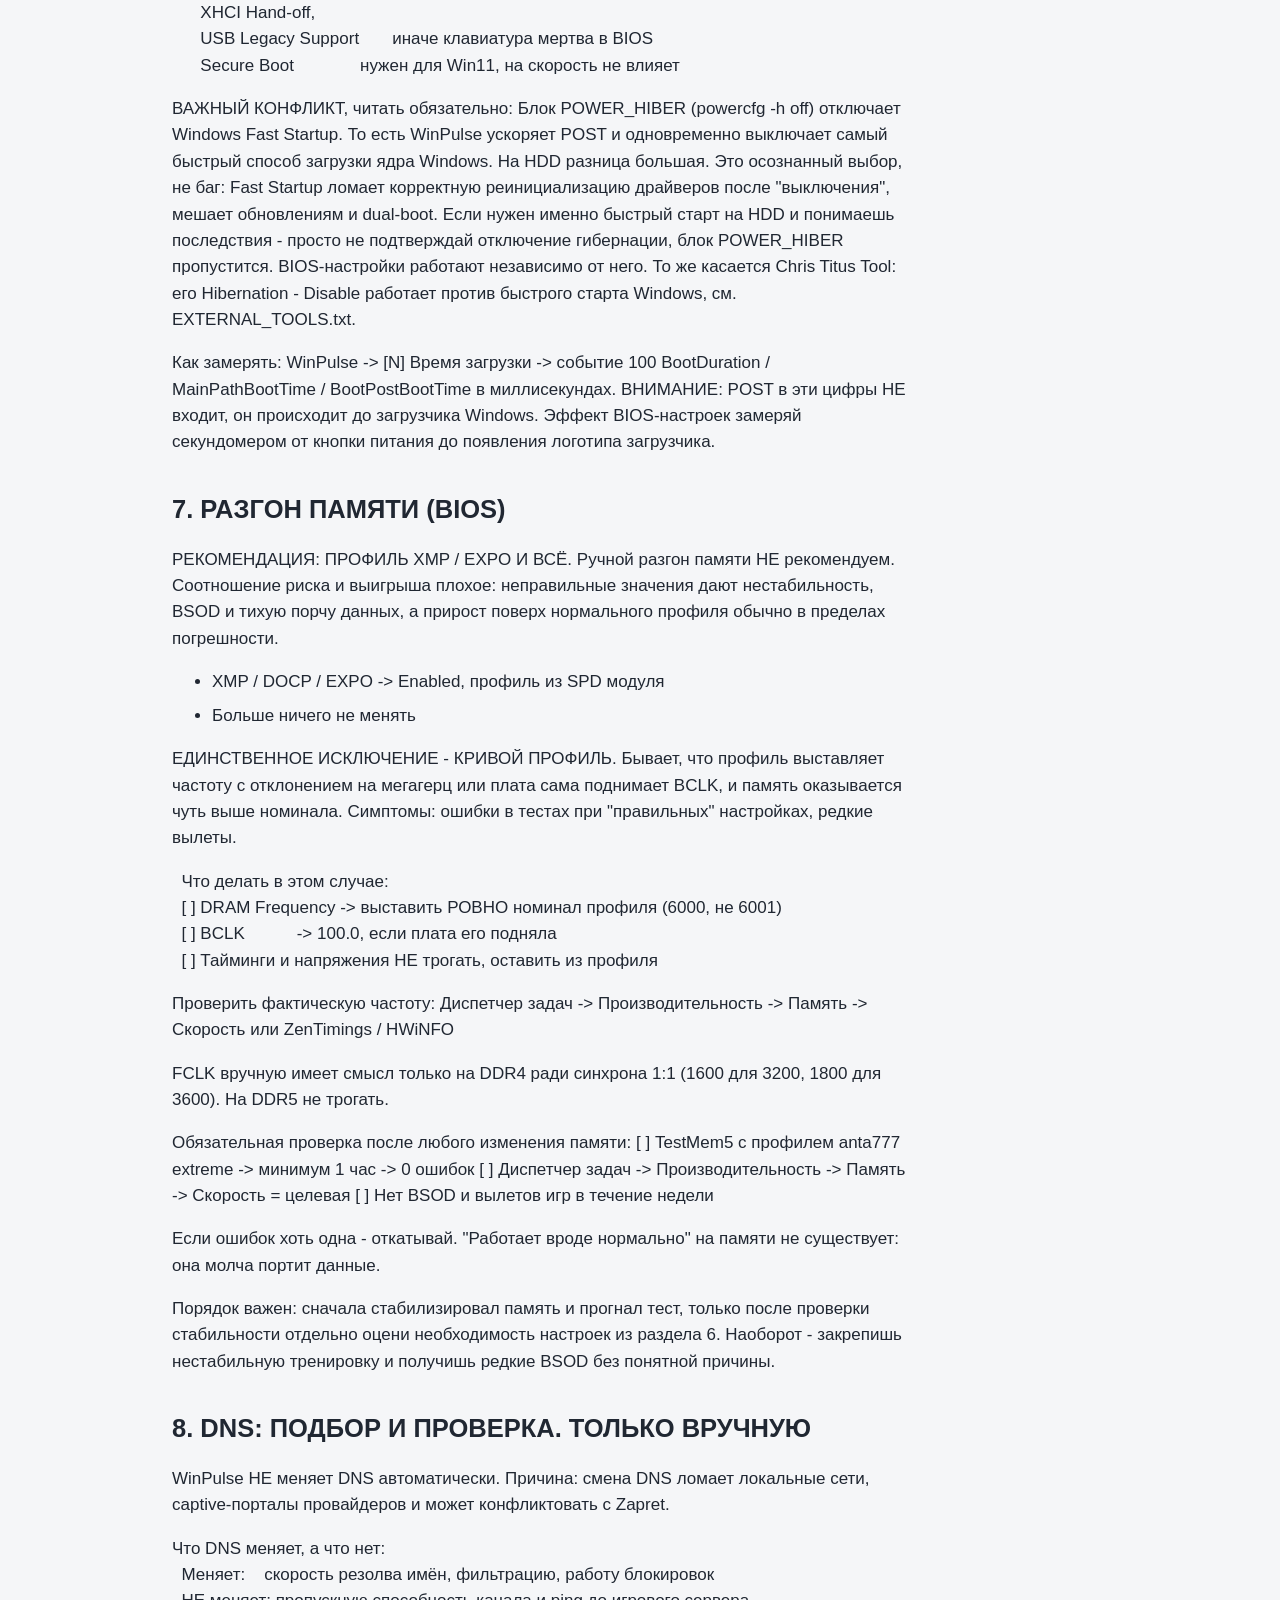
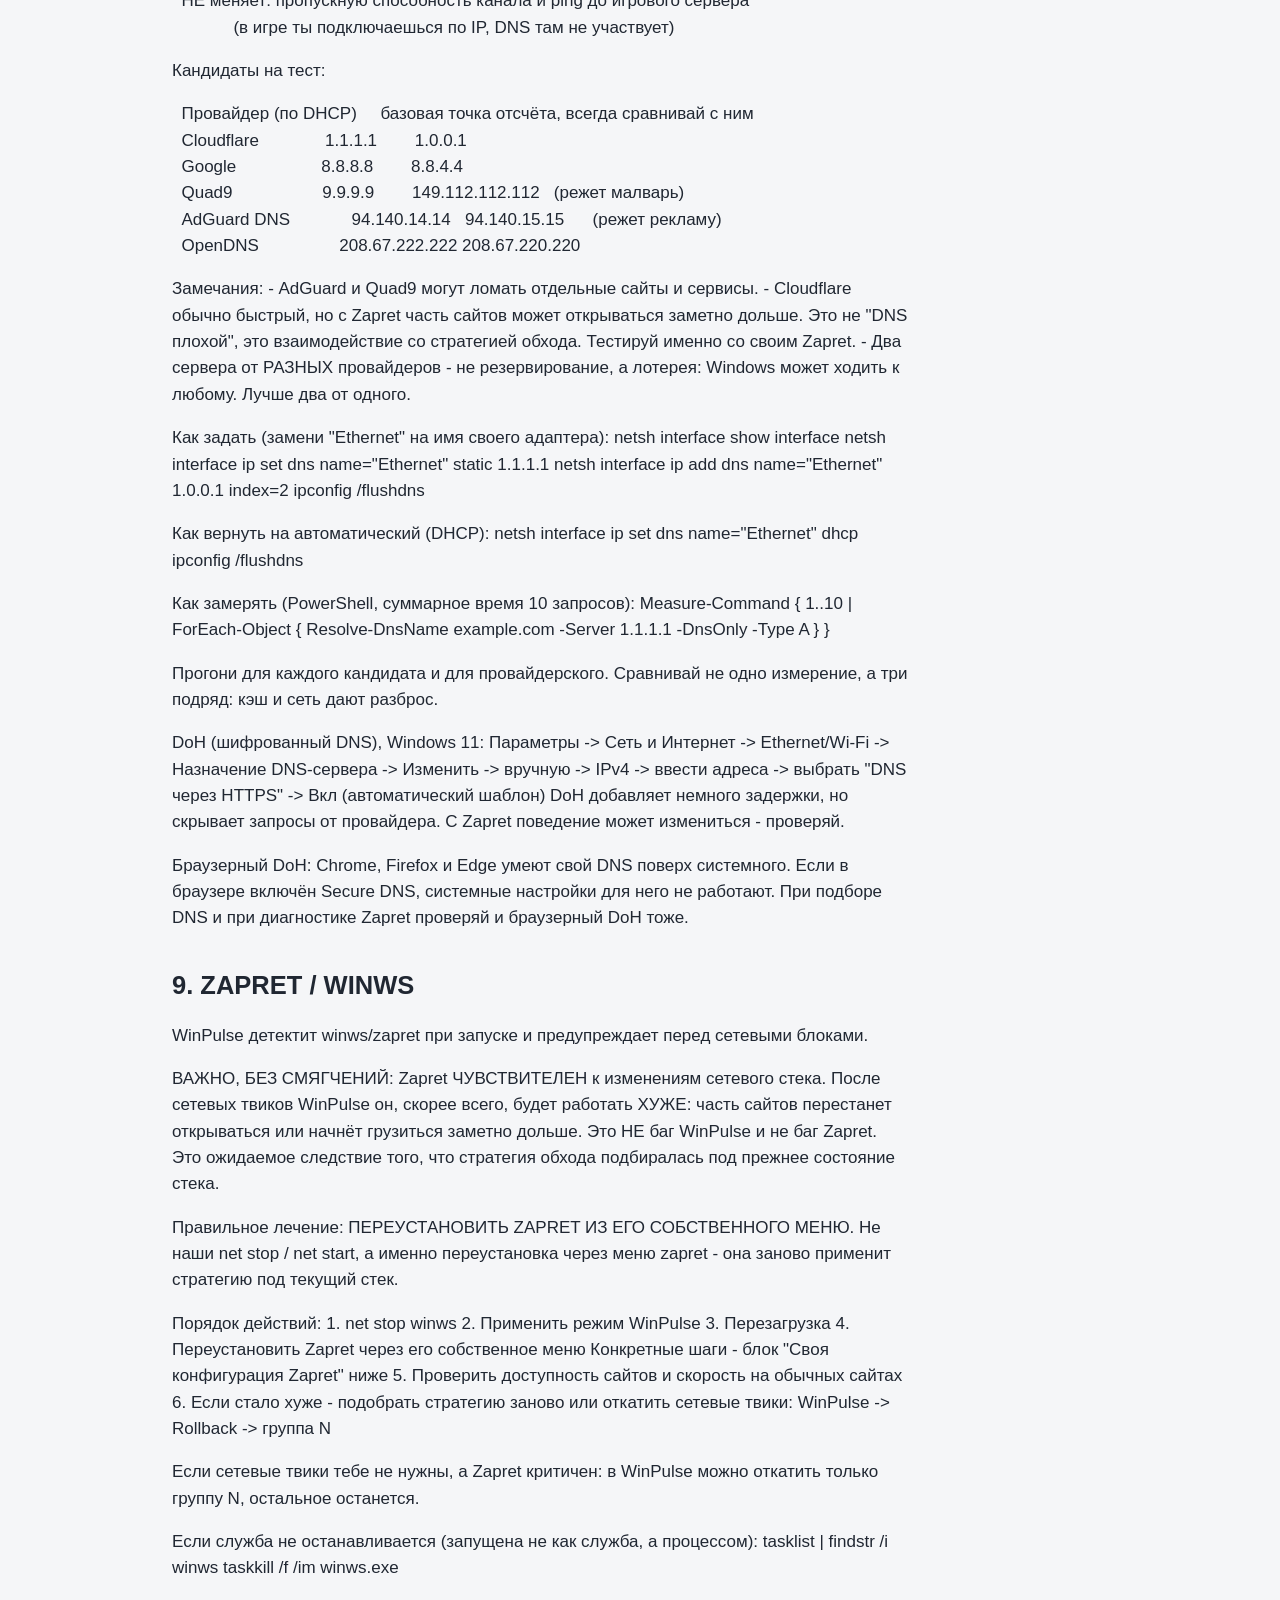
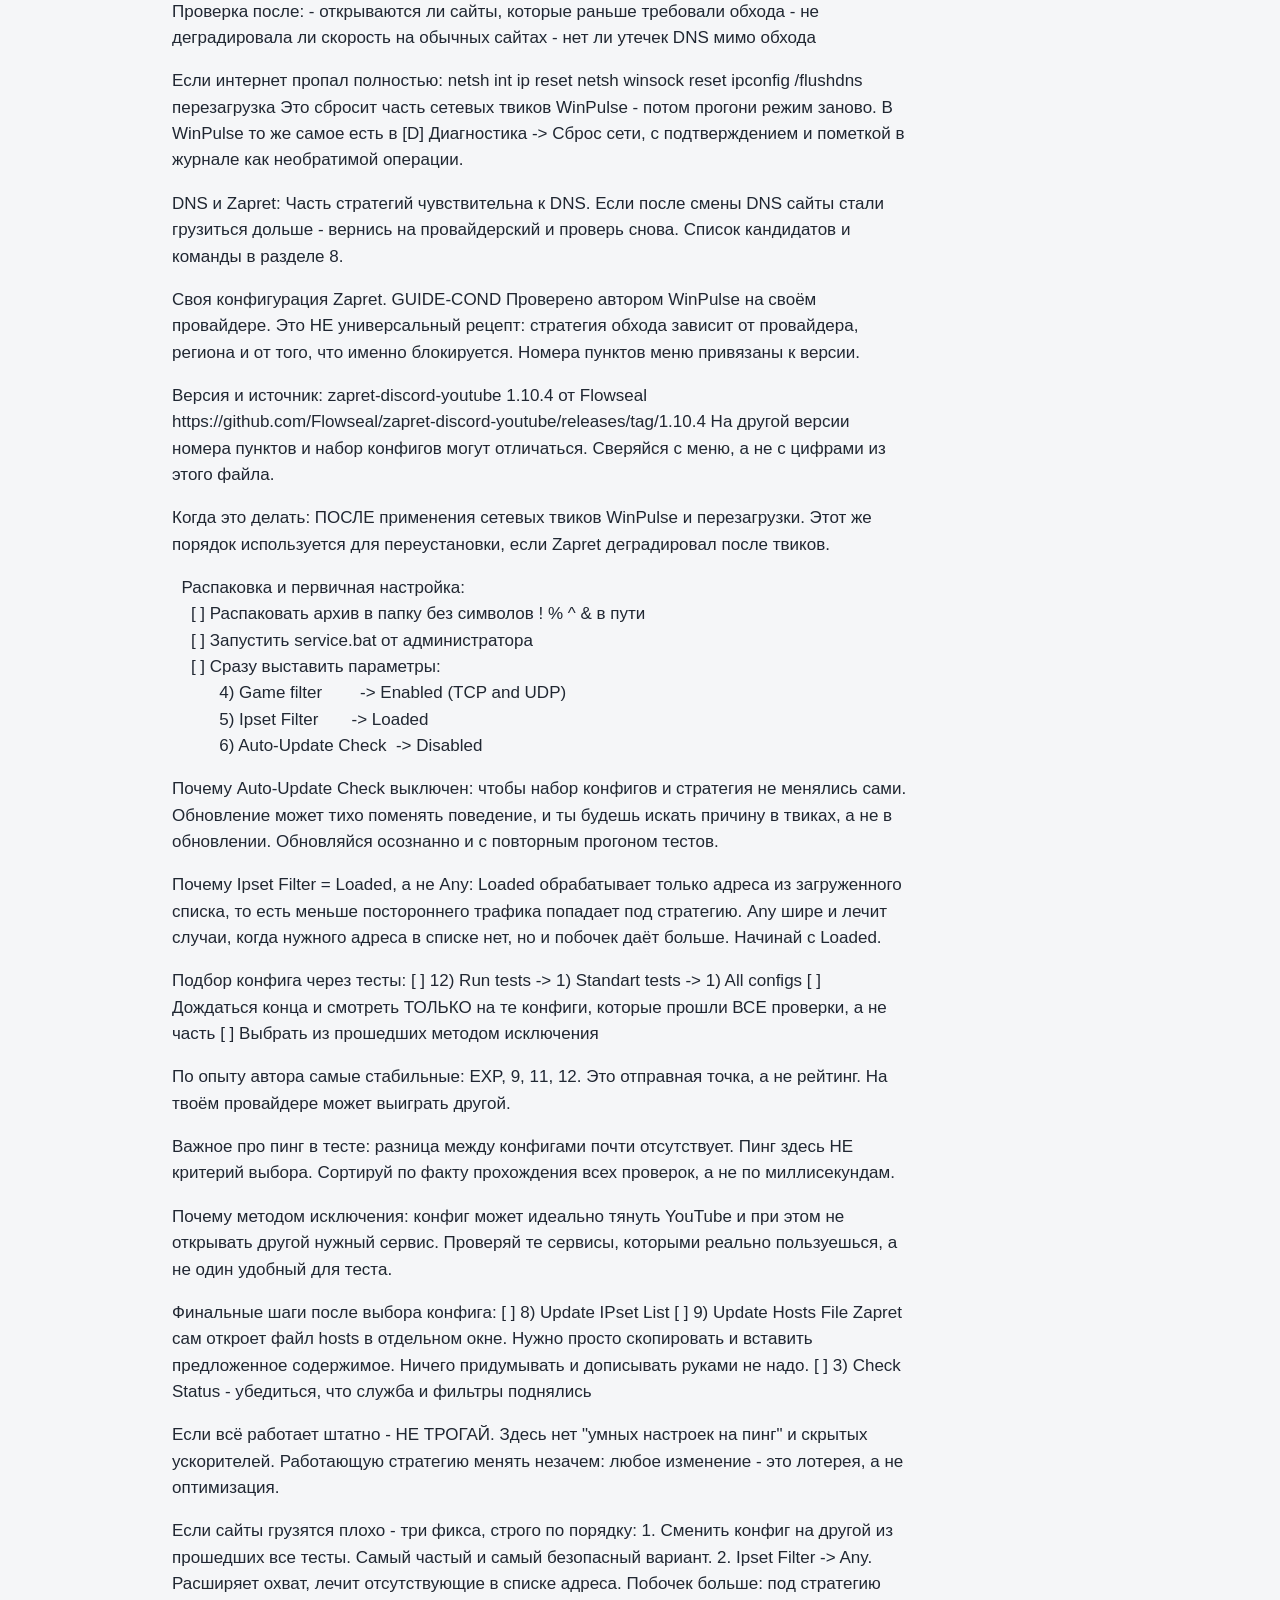
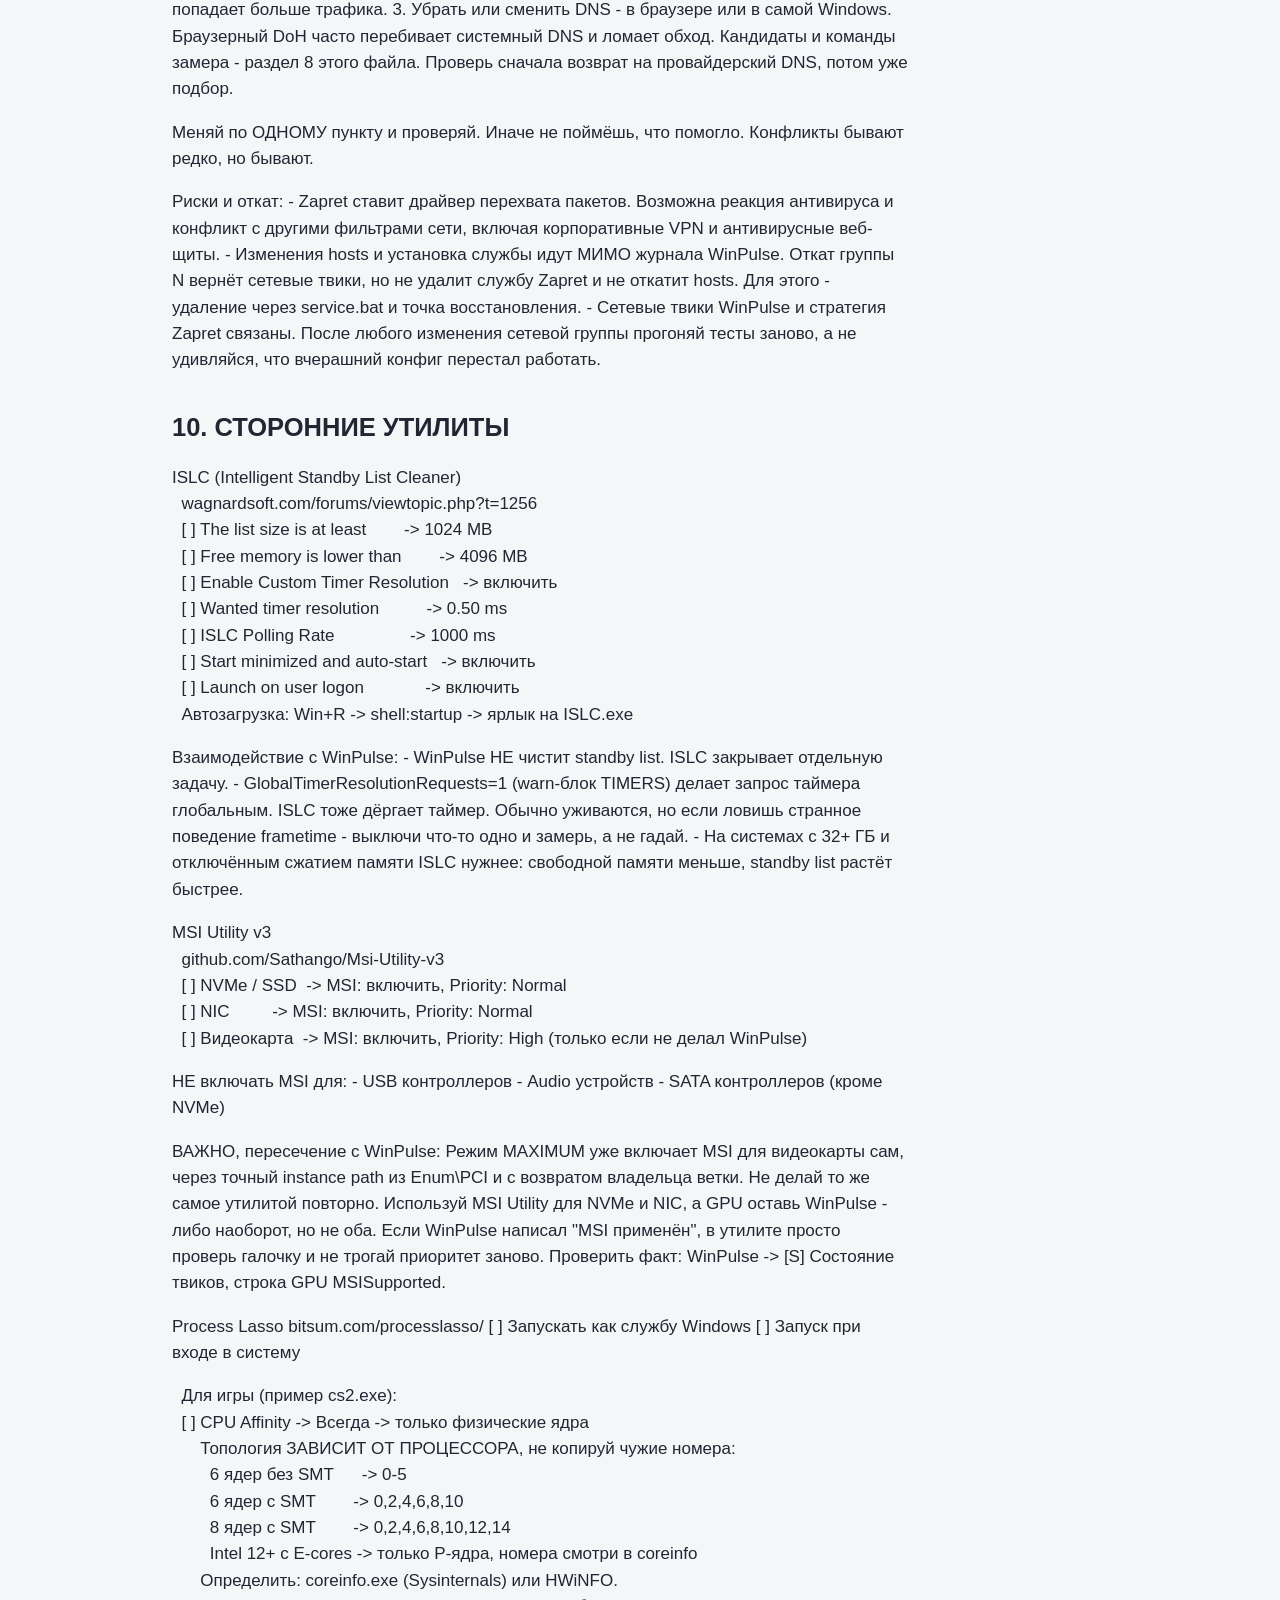
<file: Main/Help/manual.html>
<!doctype html><html lang="ru"><meta charset="utf-8"><meta name="viewport" content="width=device-width,initial-scale=1"><title>Ручные настройки · WinPulse</title><style>*{box-sizing:border-box}body{margin:0;background:#f5f6f8;color:#202732;font:17px/1.55 'Segoe UI',sans-serif}nav,main{max-width:1000px;margin:auto;padding:20px 32px}nav{display:flex;flex-wrap:wrap;gap:16px;border-bottom:1px solid #ccd2dc}a{color:#075b76}h1{font-size:2.4rem}h2{margin-top:2.4rem}article,details{background:white;border:1px solid #ced5df;border-radius:8px;margin:12px 0;padding:16px}summary{cursor:pointer;font-weight:650}p{max-width:84ch}pre{font:inherit;white-space:pre-wrap;overflow-wrap:anywhere;margin:0}code{overflow-wrap:anywhere}li{margin:.45em 0}input{width:100%;max-width:36em;padding:.65em;font:inherit}h1,h2,h3{line-height:1.23}a:focus-visible,summary:focus-visible{outline:3px solid #007ca5}@media(prefers-color-scheme:dark){body{background:#191f25;color:#e2e9ed}a{color:#7dd3e9}article,details{background:#222b34;border-color:#43515f}} nav a[aria-current="page"]{font-weight:700;text-underline-offset:.3em} p,li{max-width:78ch} pre{margin:.75em 0}</style><nav><a href="overview.html">Обзор и режимы</a><a href="manual.html" aria-current="page">Ручные настройки</a><a href="external.html">Сторонние утилиты</a><a href="catalog.html">Каталог изменений</a></nav><main><h1>Ручные настройки</h1><details><summary>Содержание</summary><ol><li><a href="#s0">0. ПОРЯДОК ПРИМЕНЕНИЯ. ЧИТАТЬ ДО ТОГО, КАК ЧТО-ТО ЖАТЬ</a></li><li><a href="#s1">1. ЧТО WINPULSE ДЕЛАЕТ САМ, А ЧТО ОСТАЁТСЯ ТЕБЕ</a></li><li><a href="#s2">2. БАЗОВЫЕ НАСТРОЙКИ WINDOWS (GUI)</a></li><li><a href="#s3">3. СЕТЕВОЙ АДАПТЕР (devmgmt.msc)</a></li><li><a href="#s4">4. USB КОНТРОЛЛЕРЫ</a></li><li><a href="#s5">5. СИСТЕМНЫЕ УСТРОЙСТВА: HPET</a></li><li><a href="#s6">6. BIOS / UEFI</a></li><li><a href="#s7">7. РАЗГОН ПАМЯТИ (BIOS)</a></li><li><a href="#s8">8. DNS: ПОДБОР И ПРОВЕРКА. ТОЛЬКО ВРУЧНУЮ</a></li><li><a href="#s9">9. ZAPRET / WINWS</a></li><li><a href="#s10">10. СТОРОННИЕ УТИЛИТЫ</a></li><li><a href="#s11">11. НАСТРОЙКИ ПРИЛОЖЕНИЙ (GUI)</a></li><li><a href="#s12">12. СТОРОННИЕ ОПТИМИЗАТОРЫ</a></li><li><a href="#s13">13. ОТКАТ И ВОССТАНОВЛЕНИЕ</a></li><li><a href="#s14">14. ЕСЛИ ЧТО-ТО ПОШЛО НЕ ТАК</a></li><li><a href="#s15">15. ФИНАЛЬНЫЙ ЧЕК-ЛИСТ</a></li><li><a href="#s16">16. ВИДЕОДРАЙВЕР: AMD ADRENALIN / NVIDIA PANEL</a></li><li><a href="#s17">17. WIFI-АДАПТЕР: НАСТРОЙКИ ПО ВЕНДОРАМ</a></li><li><a href="#s18">18. EFFICIENCY MODE И ECOQOS</a></li></ol></details><pre> W I N P U L S E   7.1   &quot; R E B U I L D &quot;   -   M A N U A L   S T E P S
 Ручные настройки, которые нельзя или не следует автоматизировать</pre><p>Файл: Main\MANUAL_STEPS.txt В окне WinPulse открой «Справка → Ручные настройки». Используй оглавление для перехода к Steam, BIOS, таймерам и другим разделам. Ручные действия выполняй по одному, сохраняя исходные значения.</p><pre>Метки риска у пунктов:
  GUIDE-SAFE   риск около нуля, можно всем
  GUIDE-COND   только с предусловием, читай условие целиком
  GUIDE-FIX    лечение проблемы, а не оптимизация
  GUIDE-AVOID  не делать</pre><p>Это НЕ твики WinPulse: программа их не применяет, не журналирует и не считает в 292 операциях. Откат таких пунктов - руками или через тот же GUI, где включал.</p><h2 id="s0">0. ПОРЯДОК ПРИМЕНЕНИЯ. ЧИТАТЬ ДО ТОГО, КАК ЧТО-ТО ЖАТЬ</h2><p>Правильная последовательность:</p><ol><li>Windows Update: все обновления, перезагрузка</li><li>BIOS / UEFI: обновить прошивку, затем настройки (разделы 6, 7)</li><li>Драйверы чипсета и GPU с сайта производителя, не через Windows Update</li><li>Перезагрузка, проверка стабильности</li><li>Точка восстановления ПОСЛЕ всех обновлений</li><li>WinPulse: режим (LITE / MINIMUM / MEDIUM / WORK / MAXIMUM)</li><li>Перезагрузка</li><li>Ручные шаги из этого файла (разделы 2-5, 8-11)</li><li>Сторонние утилиты (разделы 10, 12)</li><li>Замеры и проверка (раздел 15)</li></ol><p>ОБНОВЛЕНИЯ ПЕРВЫМИ. НАСТОЙЧИВО. - Windows сама сбрасывает часть твиков при обновлениях: VBS, Defender, GameDVR, план питания. Применить твики и сразу получить обновление - потерять половину работы и не понять, что именно откатилось. - BIOS и драйверы обновляются ради СТАБИЛЬНОСТИ, не скорости. Твики поверх кривого драйвера маскируют проблему, а не решают её. - Точка восстановления нужна ПОСЛЕ обновлений. Точка &quot;до обновления&quot; вернёт тебя назад вместе с самими обновлениями.</p><p>BITLOCKER / DEVICE ENCRYPTION. ЕСЛИ ДИСК ЗАШИФРОВАН: Сохрани ключ восстановления ДО любых твиков: manage-bde -protectors C: -get Правки BCD меняют измерения TPM, и BitLocker может запросить ключ при следующей загрузке. WinPulse проверяет шифрование при старте и перед BCD-блоками предлагает приостановить защиту на одну перезагрузку: manage-bde -protectors -disable C: -RebootCount 1 Защита включится сама после ребута. Без ключа на руках не начинай.</p><p>Почему именно так: - WinPulse ведёт ЖУРНАЛ каждого изменённого значения и умеет откатывать только своё. Сторонние оптимизаторы пишут мимо журнала. - Если сначала прогнать Chris Titus Tool или O&amp;O, а потом WinPulse, откат WinPulse вернёт систему НЕ в исходное состояние, а в состояние &quot;после чужих твиков&quot;. Искать причину потом больно. - Точка восстановления ловит и чужие изменения тоже. WinPulse создаёт её принудительно перед любым режимом. Не отключай System Restore.</p><p>Первый прогон WinPulse рекомендуется в песочнице: winpulse.bat /dryrun Она покажет план выбранного режима и результаты гвардов, не тронув систему. Если вывод чистый - можно применять по-настоящему.</p><p>Если ты уже применял сторонние тулзы ДО WinPulse: - создай точку восстановления вручную перед запуском WinPulse; - помни, что полный откат WinPulse не вернёт то, что меняли они; - список пересечений смотри в Main\EXTERNAL_TOOLS.txt.</p><h2 id="s1">1. ЧТО WINPULSE ДЕЛАЕТ САМ, А ЧТО ОСТАЁТСЯ ТЕБЕ</h2><p>Делает сам (не дублируй руками): - телеметрия, реклама, Copilot, Activity Feed, задачи планировщика - геолокация, сенсоры, ConsumerFeatures, фоновые приложения - сетевой стек: Nagle по интерфейсам, DNS-кэш, порты, autotuning, ECN/RSS - план питания High Performance, core parking, USB suspend, boost - Power Throttling, гибернация и Reserved Storage по подтверждению - Game Mode, Game DVR, FSE-поведение, мышь 1:1 - повтор клавиш и горячие клавиши спец. возможностей - визуальные эффекты по профилю, включая вариант &quot;не трогать&quot; - исключения Defender для игр - службы: Fax, RemoteRegistry, RetailDemo, Xbox, ALG, Ndu, WSearch - обслуживание: TEMP, кэш шрифтов, миниатюры, NTFS, TRIM - лимит WebDAV 50 МБ - MSI Mode для видеокарты (режим MAXIMUM, блок danger) - VBS / mitigations / BCD-таймеры (режим MAXIMUM) - Ultimate Performance (Experimental, только десктоп от сети) - автозагрузка: whitelist-чистка плюс интерактивный редактор, клавиша 1 - хранилище: кэши DO/WER/WU/шейдеров, WinSxS через DISM, Windows.old - службы по факту устройств: смарт-карты, Bluetooth, RDP, биометрия, NFC - provisioned-пакеты: 17 мусорных плюс 13 функциональных по подтверждению - сетевой адаптер Ethernet: энергосбережение, RSC, модерация прерываний - SMB1 сервер и клиент, приоритеты фоновых апдейтеров через IFEO</p><p>НЕ делает и не будет: - BIOS/UEFI: C-states, ReBAR, XMP/EXPO, PBO, LLC, Fast Boot, CSM - настройки WiFi-адаптера: имена ключей зависят от вендора, см. таблицу - отключение энергосбережения USB-хабов в диспетчере устройств - отключение устройства HPET в диспетчере устройств - аудио-улучшения: ключ зависит от драйвера, см. раздел 2 - смену DNS-серверов (см. раздел 8, только вручную и с тестами) - настройку Zapret/winws (см. раздел 9) - удаление сторонних приложений: Revo Uninstaller, см. EXTERNAL_TOOLS - affinity процессов, ISLC, Process Lasso - debloat браузеров - сторонние оптимизаторы</p><p>После MAXIMUM сторонние тулзы всё равно найдут десяток непокрытых пунктов. Это нормально: WinPulse закрывает то, что можно журналировать и откатить, а не &quot;всё подряд&quot;.</p><p>Полный список автоматических операций - Main\TWEAKS_INVENTORY.txt.</p><h2 id="s2">2. БАЗОВЫЕ НАСТРОЙКИ WINDOWS (GUI)</h2><ul><li>Игровой режим Параметры -&gt; Игры -&gt; Игровой режим -&gt; ВКЛ Параметры -&gt; Игры -&gt; Записи -&gt; всё ВЫКЛ Примечание: WinPulse выставляет это реестром, проверка GUI нужна только если политика переопределяет значение.</li></ul><ul><li>План питания: какой выбирать Win+R -&gt; powercfg.cpl</li></ul><pre>    Обычный случай:                High Performance (ставит WinPulse)
    Ryzen 3000 и новее:            AMD Ryzen High Performance, если есть
                                   (если нет - обнови драйвер чипсета с сайта AMD)
    Экспериментально, только десктоп и только от сети:
                                   Ultimate Performance</pre><p>Про Ultimate Performance честно: - это НЕ &quot;другой эффект&quot;. Внутри него core parking уже отключён, min processor state 100%, USB suspend off, disk idle never, PCIe ASPM off. То есть пакетом то же, что мы крутим точечно. - надёжнее он потому, что схема определена Microsoft и откат - это переключить план обратно, а не откатывать десяток значений. - на Ryzen с CPPC preferred cores принудительные 100% могут СНИЗИТЬ одноядерный boost: выше idle-температура, меньше запаса. - на ноутбуках и Modern Standby системах схему не включай вообще.</p><p>В WinPulse это блок EXP_ULTIMATE в Experimental, с жёсткой блокировкой для ноутбуков и питания от батареи.</p><p>Создать вручную, если хочешь без WinPulse: powercfg -duplicatescheme e9a42b02-d5df-448d-aa00-03f14749eb61 Удалить созданную схему: powercfg /list powercfg /delete &lt;GUID новой схемы&gt;</p><ul><li>Индексация дисков Проводник -&gt; ПКМ по диску -&gt; Свойства -&gt; Общие -&gt; снять &quot;Разрешить индексировать содержимое файлов&quot; -&gt; ОК -&gt; &quot;К диску и всем вложенным папкам&quot; -&gt; при ошибках &quot;Пропустить все&quot;</li></ul><pre>    ВАЖНО, не делай это вслепую на всех дисках:
      Игровой ПК:   снять индексацию с игровых дисков можно.
      Рабочий ПК:   ОСТАВИТЬ. Режим WORK ставит WSearch в delayed-auto
                    именно ради поиска. Сняв индексацию, ты обнулишь смысл
                    этого твика и получишь медленный поиск в Outlook/Explorer.</pre><ul><li>Дефрагментация и TRIM. Тут вся суть путаницы HDD/SSD Win+R -&gt; dfrgui</li></ul><p>Как это работает на Windows 10/11: - &quot;Оптимизация дисков&quot; для SSD выполняет RETRIM, а не дефрагментацию. Полноценный дефраг SSD система делает только при необходимости (сильная фрагментация метаданных, VSS). - Для HDD это обычная дефрагментация, и она НУЖНА. - Расписание по умолчанию еженедельное и трогает оба типа носителей.</p><p>Что делать: [ ] Оставить расписание включённым, если в системе есть HDD [ ] Оставить расписание включённым для SSD ради планового Retrim [ ] НЕ отключать службу defragsvc &quot;ради SSD&quot;</p><pre>    WinPulse и defragsvc:
      - по умолчанию службу НЕ трогает;
      - блок DEFRAG применится только если: все диски SSD, неизвестных
        дисков нет, включён Advanced Mode и введён YES;
      - при отключении службы умирает и плановый Retrim. Тогда делай вручную:
          defrag C: /L        (retrim SSD)
          defrag C: /O        (оптимизация по типу носителя)
      - проверка TRIM:
          fsutil behavior query DisableDeleteNotify
        0 = TRIM включён. WinPulse выставляет 0 в блоке обслуживания.</pre><p>Итог: отключение defragsvc - не &quot;оптимизация SSD&quot;, а осознанный отказ от планового обслуживания. Если не понимаешь зачем - не отключай.</p><ul><li>Автозагрузка. GUIDE-SAFE для апдейтеров, GUIDE-COND для остального Win+R -&gt; taskmgr -&gt; вкладка &quot;Автозагрузка&quot; Отключать через этот переключатель, а НЕ удалять ключи Run.</li></ul><p>Почему именно так: Диспетчер задач не удаляет запись, а ставит флаг в Explorer\StartupApproved. Это обратимо, видно в GUI, и приложение не пересоздаёт запись при следующем запуске. Удаление Run - это то, чем грешат &quot;оптимизаторы&quot;, после которого не вернуть тачпад или OneDrive.</p><p>Что можно отключать почти без риска: Adobe Acrobat Updater, Google Update, Java Update Scheduler, iTunesHelper, CCleaner Monitoring, Skype, Spotify Web Helper, Teams Machine-Wide Installer Что НЕ отключать без понимания: антивирус, аудио-панель, тачпад, облачная синхронизация, утилиты производителя ноутбука (горячие клавиши, управление зарядкой)</p><p>Как найти реальных виновников, а не гадать: WinPulse -&gt; [N] Время загрузки События 101/102/103 называют приложения, драйверы и службы с временем в миллисекундах. Ориентируйся на них, а не на списки &quot;известных вредителей&quot; из интернета.</p><p>Глубже Диспетчера задач (GUIDE-COND): Win+R -&gt; taskschd.msc -&gt; Библиотека планировщика Ищи задачи с триггером &quot;При входе в систему&quot; / &quot;При запуске&quot; от не-Microsoft издателей: Google, Adobe, NVIDIA, Office. Отключай через ПКМ -&gt; Отключить, это обратимо. Именно здесь прячется основная масса апдейтеров, Диспетчер задач их не показывает вообще.</p><pre>      Win+R -&gt; shell:startup  и  shell:common startup
      Убери лишние ярлыки. Тоже обратимо: ярлык можно вернуть.</pre><p>Что смотреть, но НЕ трогать (GUIDE-AVOID): Winlogon\Userinit и Shell, Session Manager\BootExecute, AppInit_DLLs, Active Setup, UserInitMprLogonScript. Сломанный Userinit = невозможно войти в систему вообще, придётся лезть в среду восстановления. Это либо системно-критичное, либо индикатор малвари. Только диагностика, не &quot;оптимизация&quot;.</p><p>Честно: Steam, Discord, OneDrive пересоздают запись автозапуска при следующем старте. Надёжнее выключить автозапуск в настройках самого приложения, а не бороться с записью.</p><p>Автоматическая чистка автозагрузки запланирована в WinPulse, но пока НЕ реализована. Этот пункт - ручная процедура.</p><ul><li>Аудио-улучшения (audio enhancements) Win+R -&gt; mmsys.cpl -&gt; Воспроизведение -&gt; ПКМ по устройству -&gt; Свойства -&gt; вкладка Дополнительно или Улучшения -&gt; снять &quot;Включить дополнительные средства обработки звука&quot; / &quot;Enable audio enhancements&quot; -&gt; применить, повторить для каждого устройства вывода</li></ul><p>Почему вручную: настройка живёт в per-endpoint FxProperties и зависит от аудиодрайвера. Универсального ключа реестра нет, поэтому WinPulse этот пункт помечает SKIP, а не пишет фиктивный параметр. Что даёт: убирает программную обработку (эквалайзер, loudness, виртуальный surround), снижает задержку вывода на 5-20 мс. Что теряешь: улучшения звука от вендора, если они тебе нравились. Как вернуть: поставить галку обратно там же.</p><h2 id="s3">3. СЕТЕВОЙ АДАПТЕР (devmgmt.msc)</h2><p>Ethernet автоматизирован: блок NIC_DRIVER, 14 операций, режим MAXIMUM. Он ищет имена значений по алиасам, потому что NDIS-ключи идут со звёздочкой, а вендорские Realtek без неё и иногда называются иначе. Отсутствующие значения не создаются: выдуманный ключ драйвер может проигнорировать.</p><pre>Что делает NIC_DRIVER сам:
  *InterruptModeration = 0      модерация прерываний
  *EEE или EEE = 0              Energy Efficient Ethernet
  AdvancedEEE = 0               расширенный EEE
  EnableGreenEthernet = 0       Green Ethernet, у Realtek именно так
  GigaLite = 0                  Gigabit Lite, у Realtek именно так
  PowerDownPll = 0              усыпление PLL
  SelectiveSuspend или PowerSavingMode = 0
  *PMARPOffload = 0             ARP offload
  *PMNSOffload = 0              NS offload
  *RscIPv4 и *RscIPv6 = 0       склеивание пакетов
  ASPM = 0                      энергосбережение PCIe
  CLKREQ = 0                    запрос тактирования PCIe
  *RSS = 1                      включение, если драйвер поддерживает</pre><p>Гварды: только физический Ethernet. Три фильтра: Get-NetAdapter -Physical, MediaType 802.3, совпадение NetCfgInstanceId с веткой реестра. WiFi, виртуальные, TAP и VPN адаптеры не проходят. На ноутбуке требуется YES.</p><p>Что остаётся вручную: [ ] Speed &amp; Duplex -&gt; Auto Negotiation Принудительно 1 Gbps Full ставь только если автосогласование ломается. Для 1000BASE-T согласование обязательно по стандарту, форс его отключает и может дать duplex mismatch и потери под нагрузкой. Признак рассогласования: Get-NetAdapter показывает LinkSpeed 100 Mbps, а *SpeedDuplex выставлен в 6. Роутер при этом может уйти в half duplex, отсюда коллизии и рваная скорость. Проверить FullDuplex обязательно. Кабель: для 1 Гбит нужны четыре пары, Cat5e или Cat6. Двухпарный кабель поднимет только 100 Мбит, и форс гигабита на нём всегда даёт потери. [ ] Flow Control -&gt; на своё усмотрение Отключение убирает pause-фреймы и снижает задержку, но на дешёвом роутере может дать дропы под нагрузкой. WinPulse его не трогает сознательно. Меняй только если замерил разницу. [ ] Jumbo Frame -&gt; 1514, если весь путь не поддерживает больше [ ] Receive и Transmit Buffers -&gt; по умолчанию достаточно Увеличение помогает при тяжёлом трафике, для игр разница в пределах шума, а nonpaged pool расходуется больше. [ ] Контрольные суммы и LSO -&gt; ОСТАВИТЬ ВКЛЮЧЁННЫМИ Их отключение перекладывает работу на CPU и режет пропускную способность. Частая ошибка чужих оптимизаторов.</p><p>RSS может отсутствовать физически: У большинства Realtek PCIe GbE, RTL8168/8111/8169, одна аппаратная очередь приёма. Драйвер не публикует *RSS и *NumRssQueues, а Get-NetAdapterRss возвращает пустоту. Это ограничение чипа, не настройка. netsh rss=enabled в таком случае работает вхолостую. Проверить: Get-NetAdapterRss | Format-List Name,NumberOfReceiveQueues</p><p>Посмотреть реальные имена значений своей ветки: Get-ChildItem &quot;HKLM:\SYSTEM\CurrentControlSet\Control\Class\{4d36e972-e325-11ce-bfc1-08002be10318}&quot; | ForEach-Object { $p = Get-ItemProperty $_.PSPath; &quot;$($_.PSChildName) $($p.DriverDesc)&quot; } Затем Get-ItemProperty по нужному номеру и Format-List *</p><p>WiFi остаётся ручным, см. раздел 17.</p><p>QoS, если есть gpedit.msc (Pro/Enterprise): Win+R -&gt; gpedit.msc -&gt; Конфигурация компьютера -&gt; Административные шаблоны -&gt; Сеть -&gt; Планировщик пакетов QoS -&gt; &quot;Ограничить резервируемую пропускную способность&quot; -&gt; Включено -&gt; 0</p><p>Миф-контроль: по умолчанию Windows НЕ резервирует 20% канала постоянно. Резерв работает только при активных QoS-приложениях. Твик безвреден, но и прироста от него обычно нет.</p><h2 id="s4">4. USB КОНТРОЛЛЕРЫ</h2><p>Win+R -&gt; devmgmt.msc -&gt; Контроллеры USB</p><p>Для КАЖДОГО устройства из списка: &quot;Корневой USB-концентратор&quot;, &quot;Generic USB Hub&quot;, &quot;USB Root Hub (USB 3.0)&quot;</p><p>ПКМ -&gt; Свойства -&gt; Управление электропитанием -&gt; СНЯТЬ &quot;Разрешить отключение этого устройства для экономии энергии&quot;</p><p>Зачем: WinPulse отключает USB selective suspend на уровне плана питания, но per-device галка живёт отдельно и переживает смену плана.</p><p>Если после этого USB-устройство перестало засыпать и греется - верни галку конкретно ему. Внешние HDD и док-станции часто лучше с включённым.</p><h2 id="s5">5. СИСТЕМНЫЕ УСТРОЙСТВА: HPET</h2><p>Для обычного профиля оставь HPET и загрузочные таймеры в состоянии Windows. HPET в диспетчере устройств, источник счётчика времени и периодический тик ядра — три разных механизма. disabledynamictick управляет пропуском тиков при простое. useplatformclock меняет выбор источника счётчика, useplatformtick — выбор платформенного тика. TSC sync policy относится к синхронизации аппаратных счётчиков процессора. Изменения BCD требуют перезагрузки. GlobalTimerResolutionRequests и запросы разрешения таймера от приложений рассматривай отдельно. LatencyMon измеряет задержки драйверов; для сравнения плавности игры дополнительно запиши время кадров в одной сцене. Наблюдение автора WinPulse: при экспериментах с disabledynamictick и отключением HPET на его ПК хуже работал буст ядер, снизилась отзывчивость, возникал BSOD. Какой именно параметр вызвал сбой, отдельно не установлено. Если раньше менял это через WinPulse, используй откат группы B для записанных BCD-параметров. Устройство HPET, отключённое вручную, включается обратно в диспетчере устройств. Перед проверкой запиши исходное состояние и проверь доступность ключа восстановления BitLocker. Справка Microsoft: https://learn.microsoft.com/windows-hardware/drivers/devtest/bcdedit--set</p><h2 id="s6">6. BIOS / UEFI</h2><p>Только из BIOS. Из Windows недоступно. Вход: Del / F2 / F10 при старте (зависит от платы).</p><pre>Обязательное для игрового ПК:
  [ ] Above 4G Decoding            -&gt; Enabled
  [ ] Re-Size BAR Support (SAM)    -&gt; Enabled
  [ ] XMP / DOCP / EXPO            -&gt; Enabled (профиль, не ручной разгон)
  [ ] Global C-State Control       -&gt; см. ниже, НЕ однозначно
  [ ] Precision Boost Overdrive    -&gt; Enabled (AMD, если охлаждение адекватное)
  [ ] CPU Load Line Calibration    -&gt; Regular / Level 3 (не максимум)</pre><p>Про C-State в BIOS: Отключение поднимает idle-температуру и энергопотребление, но убирает задержки выхода из глубоких состояний. На десктопе с хорошим охлаждением это может дать более стабильный frametime. На ноутбуке - перегрев и минус автономность. WinPulse имеет отдельный experimental-блок для C-states с жёсткой блокировкой на ноутбуках. BIOS-вариант делай вместо него, не вместе.</p><pre>Опциональное:
  [ ] SVM Mode / VT-x              -&gt; Enabled, если нужна виртуализация
      Внимание: MAXIMUM отключает VBS в Windows, но SVM в BIOS нужен
      для WSL2, Hyper-V, песочниц и античитов, которые требуют виртуализацию.
  [ ] Armoury Crate / MSI Center   -&gt; НЕ устанавливать. Тяжёлый фон,
      свои службы поверх наших настроек, конфликтуют с планом питания.</pre><ul><li>Быстрая загрузка POST. GUIDE-SAFE и GUIDE-COND Это не твики: WinPulse сюда не лезет, всё делается в BIOS. По эффекту это больше, чем половина реестровых твиков: время POST человек чувствует каждый день.</li></ul><pre>    GUIDE-SAFE, риск около нуля:
      POST Delay Time / Boot Delay   -&gt; 0-1 сек
        (на ASUS по умолчанию 3, это чистая искусственная пауза)
      Boot Order                     -&gt; системный диск первым,
                                        неиспользуемые убрать
      Network Stack / PXE Boot /
      LAN Option ROM                 -&gt; Disabled, если не грузишься по сети
      Full Screen Logo               -&gt; Disabled</pre><p>GUIDE-COND, только с предусловием: Fast Boot (UEFI) — оставить заводское значение. Если уже есть нестабильность при старте, запиши исходное значение и сравни с Disabled. На ПК автора разница во времени загрузки Windows составила около 0,3 с, а стабильность ухудшилась. Это наблюдение одной системы. Для сравнения отдельно замеряй время от кнопки питания до начала загрузки ОС и время самой Windows. Fast Boot прошивки, тренировка памяти и быстрый запуск Windows — отдельные настройки. Изменения BIOS возвращаются в BIOS; журнал WinPulse их не охватывает.</p><pre>      Memory Context Restore (AM5) /
      MRC Fast Boot (Intel)          -&gt; Enabled
        Самая большая экономия на DDR5: 10-30 секунд, потому что
        сохраняется результат тренировки памяти.
        Условие то же: стабильная память. На части AM5-плат требует
        Power Down Enable = Disabled.
        При кривом профиле (см. раздел 7) зафиксирует ошибку и даст
        редкие BSOD без понятной причины.</pre><pre>      CSM / Legacy Support           -&gt; Disabled
        САМЫЙ ОПАСНЫЙ пункт списка. Если система установлена в
        Legacy/MBR, после отключения она ПЕРЕСТАНЕТ ЗАГРУЖАТЬСЯ.
        Проверь ОБА условия перед отключением:
          Win+R -&gt; msinfo32 -&gt; &quot;Режим BIOS&quot; = UEFI
          PowerShell: Get-Disk | Select Number,PartitionStyle
                      системный диск = GPT
        Плюс старые GPU без UEFI GOP дадут чёрный экран до загрузки
        драйвера. Если хоть одно условие не выполнено - не трогай.</pre><pre>    GUIDE-AVOID, не трогать:
      SATA Mode / NVMe RAID    смена = незагружаемая система
      XHCI Hand-off,
      USB Legacy Support       иначе клавиатура мертва в BIOS
      Secure Boot              нужен для Win11, на скорость не влияет</pre><p>ВАЖНЫЙ КОНФЛИКТ, читать обязательно: Блок POWER_HIBER (powercfg -h off) отключает Windows Fast Startup. То есть WinPulse ускоряет POST и одновременно выключает самый быстрый способ загрузки ядра Windows. На HDD разница большая. Это осознанный выбор, не баг: Fast Startup ломает корректную реинициализацию драйверов после &quot;выключения&quot;, мешает обновлениям и dual-boot. Если нужен именно быстрый старт на HDD и понимаешь последствия - просто не подтверждай отключение гибернации, блок POWER_HIBER пропустится. BIOS-настройки работают независимо от него. То же касается Chris Titus Tool: его Hibernation - Disable работает против быстрого старта Windows, см. EXTERNAL_TOOLS.txt.</p><p>Как замерять: WinPulse -&gt; [N] Время загрузки -&gt; событие 100 BootDuration / MainPathBootTime / BootPostBootTime в миллисекундах. ВНИМАНИЕ: POST в эти цифры НЕ входит, он происходит до загрузчика Windows. Эффект BIOS-настроек замеряй секундомером от кнопки питания до появления логотипа загрузчика.</p><h2 id="s7">7. РАЗГОН ПАМЯТИ (BIOS)</h2><p>РЕКОМЕНДАЦИЯ: ПРОФИЛЬ XMP / EXPO И ВСЁ. Ручной разгон памяти НЕ рекомендуем. Соотношение риска и выигрыша плохое: неправильные значения дают нестабильность, BSOD и тихую порчу данных, а прирост поверх нормального профиля обычно в пределах погрешности.</p><ul><li>XMP / DOCP / EXPO -&gt; Enabled, профиль из SPD модуля</li><li>Больше ничего не менять</li></ul><p>ЕДИНСТВЕННОЕ ИСКЛЮЧЕНИЕ - КРИВОЙ ПРОФИЛЬ. Бывает, что профиль выставляет частоту с отклонением на мегагерц или плата сама поднимает BCLK, и память оказывается чуть выше номинала. Симптомы: ошибки в тестах при &quot;правильных&quot; настройках, редкие вылеты.</p><pre>  Что делать в этом случае:
  [ ] DRAM Frequency -&gt; выставить РОВНО номинал профиля (6000, не 6001)
  [ ] BCLK           -&gt; 100.0, если плата его подняла
  [ ] Тайминги и напряжения НЕ трогать, оставить из профиля</pre><p>Проверить фактическую частоту: Диспетчер задач -&gt; Производительность -&gt; Память -&gt; Скорость или ZenTimings / HWiNFO</p><p>FCLK вручную имеет смысл только на DDR4 ради синхрона 1:1 (1600 для 3200, 1800 для 3600). На DDR5 не трогать.</p><p>Обязательная проверка после любого изменения памяти: [ ] TestMem5 с профилем anta777 extreme -&gt; минимум 1 час -&gt; 0 ошибок [ ] Диспетчер задач -&gt; Производительность -&gt; Память -&gt; Скорость = целевая [ ] Нет BSOD и вылетов игр в течение недели</p><p>Если ошибок хоть одна - откатывай. &quot;Работает вроде нормально&quot; на памяти не существует: она молча портит данные.</p><p>Порядок важен: сначала стабилизировал память и прогнал тест, только после проверки стабильности отдельно оцени необходимость настроек из раздела 6. Наоборот - закрепишь нестабильную тренировку и получишь редкие BSOD без понятной причины.</p><h2 id="s8">8. DNS: ПОДБОР И ПРОВЕРКА. ТОЛЬКО ВРУЧНУЮ</h2><p>WinPulse НЕ меняет DNS автоматически. Причина: смена DNS ломает локальные сети, captive-порталы провайдеров и может конфликтовать с Zapret.</p><pre>Что DNS меняет, а что нет:
  Меняет:    скорость резолва имён, фильтрацию, работу блокировок
  НЕ меняет: пропускную способность канала и ping до игрового сервера
             (в игре ты подключаешься по IP, DNS там не участвует)</pre><p>Кандидаты на тест:</p><pre>  Провайдер (по DHCP)     базовая точка отсчёта, всегда сравнивай с ним
  Cloudflare              1.1.1.1        1.0.0.1
  Google                  8.8.8.8        8.8.4.4
  Quad9                   9.9.9.9        149.112.112.112   (режет малварь)
  AdGuard DNS             94.140.14.14   94.140.15.15      (режет рекламу)
  OpenDNS                 208.67.222.222 208.67.220.220</pre><p>Замечания: - AdGuard и Quad9 могут ломать отдельные сайты и сервисы. - Cloudflare обычно быстрый, но с Zapret часть сайтов может открываться заметно дольше. Это не &quot;DNS плохой&quot;, это взаимодействие со стратегией обхода. Тестируй именно со своим Zapret. - Два сервера от РАЗНЫХ провайдеров - не резервирование, а лотерея: Windows может ходить к любому. Лучше два от одного.</p><p>Как задать (замени &quot;Ethernet&quot; на имя своего адаптера): netsh interface show interface netsh interface ip set dns name=&quot;Ethernet&quot; static 1.1.1.1 netsh interface ip add dns name=&quot;Ethernet&quot; 1.0.0.1 index=2 ipconfig /flushdns</p><p>Как вернуть на автоматический (DHCP): netsh interface ip set dns name=&quot;Ethernet&quot; dhcp ipconfig /flushdns</p><p>Как замерять (PowerShell, суммарное время 10 запросов): Measure-Command { 1..10 | ForEach-Object { Resolve-DnsName example.com -Server 1.1.1.1 -DnsOnly -Type A } }</p><p>Прогони для каждого кандидата и для провайдерского. Сравнивай не одно измерение, а три подряд: кэш и сеть дают разброс.</p><p>DoH (шифрованный DNS), Windows 11: Параметры -&gt; Сеть и Интернет -&gt; Ethernet/Wi-Fi -&gt; Назначение DNS-сервера -&gt; Изменить -&gt; вручную -&gt; IPv4 -&gt; ввести адреса -&gt; выбрать &quot;DNS через HTTPS&quot; -&gt; Вкл (автоматический шаблон) DoH добавляет немного задержки, но скрывает запросы от провайдера. С Zapret поведение может измениться - проверяй.</p><p>Браузерный DoH: Chrome, Firefox и Edge умеют свой DNS поверх системного. Если в браузере включён Secure DNS, системные настройки для него не работают. При подборе DNS и при диагностике Zapret проверяй и браузерный DoH тоже.</p><h2 id="s9">9. ZAPRET / WINWS</h2><p>WinPulse детектит winws/zapret при запуске и предупреждает перед сетевыми блоками.</p><p>ВАЖНО, БЕЗ СМЯГЧЕНИЙ: Zapret ЧУВСТВИТЕЛЕН к изменениям сетевого стека. После сетевых твиков WinPulse он, скорее всего, будет работать ХУЖЕ: часть сайтов перестанет открываться или начнёт грузиться заметно дольше. Это НЕ баг WinPulse и не баг Zapret. Это ожидаемое следствие того, что стратегия обхода подбиралась под прежнее состояние стека.</p><p>Правильное лечение: ПЕРЕУСТАНОВИТЬ ZAPRET ИЗ ЕГО СОБСТВЕННОГО МЕНЮ. Не наши net stop / net start, а именно переустановка через меню zapret - она заново применит стратегию под текущий стек.</p><p>Порядок действий: 1. net stop winws 2. Применить режим WinPulse 3. Перезагрузка 4. Переустановить Zapret через его собственное меню Конкретные шаги - блок &quot;Своя конфигурация Zapret&quot; ниже 5. Проверить доступность сайтов и скорость на обычных сайтах 6. Если стало хуже - подобрать стратегию заново или откатить сетевые твики: WinPulse -&gt; Rollback -&gt; группа N</p><p>Если сетевые твики тебе не нужны, а Zapret критичен: в WinPulse можно откатить только группу N, остальное останется.</p><p>Если служба не останавливается (запущена не как служба, а процессом): tasklist | findstr /i winws taskkill /f /im winws.exe</p><p>Проверка после: - открываются ли сайты, которые раньше требовали обхода - не деградировала ли скорость на обычных сайтах - нет ли утечек DNS мимо обхода</p><p>Если интернет пропал полностью: netsh int ip reset netsh winsock reset ipconfig /flushdns перезагрузка Это сбросит часть сетевых твиков WinPulse - потом прогони режим заново. В WinPulse то же самое есть в [D] Диагностика -&gt; Сброс сети, с подтверждением и пометкой в журнале как необратимой операции.</p><p>DNS и Zapret: Часть стратегий чувствительна к DNS. Если после смены DNS сайты стали грузиться дольше - вернись на провайдерский и проверь снова. Список кандидатов и команды в разделе 8.</p><p>Своя конфигурация Zapret. GUIDE-COND Проверено автором WinPulse на своём провайдере. Это НЕ универсальный рецепт: стратегия обхода зависит от провайдера, региона и от того, что именно блокируется. Номера пунктов меню привязаны к версии.</p><p>Версия и источник: zapret-discord-youtube 1.10.4 от Flowseal https://github.com/Flowseal/zapret-discord-youtube/releases/tag/1.10.4 На другой версии номера пунктов и набор конфигов могут отличаться. Сверяйся с меню, а не с цифрами из этого файла.</p><p>Когда это делать: ПОСЛЕ применения сетевых твиков WinPulse и перезагрузки. Этот же порядок используется для переустановки, если Zapret деградировал после твиков.</p><pre>  Распаковка и первичная настройка:
    [ ] Распаковать архив в папку без символов ! % ^ &amp; в пути
    [ ] Запустить service.bat от администратора
    [ ] Сразу выставить параметры:
          4) Game filter        -&gt; Enabled (TCP and UDP)
          5) Ipset Filter       -&gt; Loaded
          6) Auto-Update Check  -&gt; Disabled</pre><p>Почему Auto-Update Check выключен: чтобы набор конфигов и стратегия не менялись сами. Обновление может тихо поменять поведение, и ты будешь искать причину в твиках, а не в обновлении. Обновляйся осознанно и с повторным прогоном тестов.</p><p>Почему Ipset Filter = Loaded, а не Any: Loaded обрабатывает только адреса из загруженного списка, то есть меньше постороннего трафика попадает под стратегию. Any шире и лечит случаи, когда нужного адреса в списке нет, но и побочек даёт больше. Начинай с Loaded.</p><p>Подбор конфига через тесты: [ ] 12) Run tests -&gt; 1) Standart tests -&gt; 1) All configs [ ] Дождаться конца и смотреть ТОЛЬКО на те конфиги, которые прошли ВСЕ проверки, а не часть [ ] Выбрать из прошедших методом исключения</p><p>По опыту автора самые стабильные: EXP, 9, 11, 12. Это отправная точка, а не рейтинг. На твоём провайдере может выиграть другой.</p><p>Важное про пинг в тесте: разница между конфигами почти отсутствует. Пинг здесь НЕ критерий выбора. Сортируй по факту прохождения всех проверок, а не по миллисекундам.</p><p>Почему методом исключения: конфиг может идеально тянуть YouTube и при этом не открывать другой нужный сервис. Проверяй те сервисы, которыми реально пользуешься, а не один удобный для теста.</p><p>Финальные шаги после выбора конфига: [ ] 8) Update IPset List [ ] 9) Update Hosts File Zapret сам откроет файл hosts в отдельном окне. Нужно просто скопировать и вставить предложенное содержимое. Ничего придумывать и дописывать руками не надо. [ ] 3) Check Status - убедиться, что служба и фильтры поднялись</p><p>Если всё работает штатно - НЕ ТРОГАЙ. Здесь нет &quot;умных настроек на пинг&quot; и скрытых ускорителей. Работающую стратегию менять незачем: любое изменение - это лотерея, а не оптимизация.</p><p>Если сайты грузятся плохо - три фикса, строго по порядку: 1. Сменить конфиг на другой из прошедших все тесты. Самый частый и самый безопасный вариант. 2. Ipset Filter -&gt; Any. Расширяет охват, лечит отсутствующие в списке адреса. Побочек больше: под стратегию попадает больше трафика. 3. Убрать или сменить DNS - в браузере или в самой Windows. Браузерный DoH часто перебивает системный DNS и ломает обход. Кандидаты и команды замера - раздел 8 этого файла. Проверь сначала возврат на провайдерский DNS, потом уже подбор.</p><p>Меняй по ОДНОМУ пункту и проверяй. Иначе не поймёшь, что помогло. Конфликты бывают редко, но бывают.</p><p>Риски и откат: - Zapret ставит драйвер перехвата пакетов. Возможна реакция антивируса и конфликт с другими фильтрами сети, включая корпоративные VPN и антивирусные веб-щиты. - Изменения hosts и установка службы идут МИМО журнала WinPulse. Откат группы N вернёт сетевые твики, но не удалит службу Zapret и не откатит hosts. Для этого - удаление через service.bat и точка восстановления. - Сетевые твики WinPulse и стратегия Zapret связаны. После любого изменения сетевой группы прогоняй тесты заново, а не удивляйся, что вчерашний конфиг перестал работать.</p><h2 id="s10">10. СТОРОННИЕ УТИЛИТЫ</h2><pre>ISLC (Intelligent Standby List Cleaner)
  wagnardsoft.com/forums/viewtopic.php?t=1256
  [ ] The list size is at least        -&gt; 1024 MB
  [ ] Free memory is lower than        -&gt; 4096 MB
  [ ] Enable Custom Timer Resolution   -&gt; включить
  [ ] Wanted timer resolution          -&gt; 0.50 ms
  [ ] ISLC Polling Rate                -&gt; 1000 ms
  [ ] Start minimized and auto-start   -&gt; включить
  [ ] Launch on user logon             -&gt; включить
  Автозагрузка: Win+R -&gt; shell:startup -&gt; ярлык на ISLC.exe</pre><p>Взаимодействие с WinPulse: - WinPulse НЕ чистит standby list. ISLC закрывает отдельную задачу. - GlobalTimerResolutionRequests=1 (warn-блок TIMERS) делает запрос таймера глобальным. ISLC тоже дёргает таймер. Обычно уживаются, но если ловишь странное поведение frametime - выключи что-то одно и замерь, а не гадай. - На системах с 32+ ГБ и отключённым сжатием памяти ISLC нужнее: свободной памяти меньше, standby list растёт быстрее.</p><pre>MSI Utility v3
  github.com/Sathango/Msi-Utility-v3
  [ ] NVMe / SSD  -&gt; MSI: включить, Priority: Normal
  [ ] NIC         -&gt; MSI: включить, Priority: Normal
  [ ] Видеокарта  -&gt; MSI: включить, Priority: High (только если не делал WinPulse)</pre><p>НЕ включать MSI для: - USB контроллеров - Audio устройств - SATA контроллеров (кроме NVMe)</p><p>ВАЖНО, пересечение с WinPulse: Режим MAXIMUM уже включает MSI для видеокарты сам, через точный instance path из Enum\PCI и с возвратом владельца ветки. Не делай то же самое утилитой повторно. Используй MSI Utility для NVMe и NIC, а GPU оставь WinPulse - либо наоборот, но не оба. Если WinPulse написал &quot;MSI применён&quot;, в утилите просто проверь галочку и не трогай приоритет заново. Проверить факт: WinPulse -&gt; [S] Состояние твиков, строка GPU MSISupported.</p><p>Process Lasso bitsum.com/processlasso/ [ ] Запускать как службу Windows [ ] Запуск при входе в систему</p><pre>  Для игры (пример cs2.exe):
  [ ] CPU Affinity -&gt; Всегда -&gt; только физические ядра
      Топология ЗАВИСИТ ОТ ПРОЦЕССОРА, не копируй чужие номера:
        6 ядер без SMT      -&gt; 0-5
        6 ядер с SMT        -&gt; 0,2,4,6,8,10
        8 ядер с SMT        -&gt; 0,2,4,6,8,10,12,14
        Intel 12+ с E-cores -&gt; только P-ядра, номера смотри в coreinfo
      Определить: coreinfo.exe (Sysinternals) или HWiNFO.
      WinPulse показывает cores/threads и признак гибрида в
      [I] Информация о системе и в [J] Матрице защиты.
  [ ] CPU Priority -&gt; Высокий
  [ ] Memory Priority -&gt; Высокий
  [ ] I/O Priority -&gt; Высокий
  [ ] Performance Mode -&gt; включить
  [ ] Exclude from ProBalance -&gt; включить
  [ ] SMT off -&gt; ТОЛЬКО на слабых CPU. На 7800X3D / 13600K+ не трогать.</pre><p>Для фона (Steam, Discord, браузер): [ ] CPU Affinity -&gt; последние ядра, чтобы не мешали игре</p><p>Конфликт с WinPulse: Режим WORK выставляет CpuPriorityClass через Image File Execution Options для офисных приложений. Process Lasso переопределяет приоритет на лету и его настройка сильнее. Если пользуешься Lasso - не жди эффекта от IFEO-приоритетов, они просто перезапишутся.</p><h2 id="s11">11. НАСТРОЙКИ ПРИЛОЖЕНИЙ (GUI)</h2><p>Steam</p><p>Тема Millennium. На ПК автора переход с тяжёлой темы на Minimal Dark дал около +30 FPS относительно исходной темы и заметно улучшил отзывчивость. Конкретная игра, сцена и число повторов не зафиксированы. Используй это как повод проверить свою тему; результаты других ПК могут отличаться. Сначала сравни обычный Steam, текущую тему и Minimal Dark при одной сцене, одинаковом оверлее и положении окна клиента. Запиши FPS и время кадров. Затем проверяй отдельные настройки Steam. Для возврата выбери исходную тему. [ ] Загрузки -&gt; Разрешить загрузки во время игры -&gt; ВЫКЛ [ ] Загрузки -&gt; Регион загрузки -&gt; ближайший [ ] Библиотека -&gt; Низкая нагрузка на сеть -&gt; ВКЛ [ ] Библиотека -&gt; Упрощённый режим -&gt; ВКЛ [ ] Интерфейс -&gt; Автозапуск -&gt; ВЫКЛ [ ] Доступность -&gt; Уменьшение движения -&gt; ВКЛ</p><p>Дополнительно, не требует отключения оверлея: [ ] GUIDE-SAFE Интерфейс / Друзья и чат -&gt; анимированные аватары и рамки аватаров -&gt; ВЫКЛ steamwebhelper рендерит их постоянно, даже когда игра в фокусе. Небольшая, но настоящая экономия CPU и GPU. Риск ноль. [ ] GUIDE-SAFE В игре -&gt; Скрыть контент сообщества -&gt; ВКЛ Оверлей перестаёт тянуть скриншоты, гайды и трансляции из сети. Открывается быстрее и без микрофриза. Цена - нет гайдов в оверлее. [ ] GUIDE-SAFE Remote Play -&gt; Включить Remote Play -&gt; ВЫКЛ Убирает слушатель и энкодер из фона. Только если не стримишь на телефон или другой ПК. [ ] GUIDE-SAFE В игре -&gt; уведомления оверлея -&gt; ВЫКЛ [ ] GUIDE-SAFE Друзья и чат -&gt; голосовой чат Steam -&gt; ВЫКЛ, если пользуешься Discord. Убирает лишнюю аудио-обработку. [ ] GUIDE-COND Загрузки -&gt; Предварительное кэширование шейдеров -&gt; ВЫКЛ и &quot;Разрешить фоновую обработку шейдеров Vulkan&quot; -&gt; ВЫКЛ Условие: Windows-native DX11/DX12 игры, включая CS2. Прекэш Steam работает для Vulkan и Proton/Deck. На DX шейдеры компилирует драйвер, Steam там почти не участвует, а фоновая докачка даёт случайный I/O и нагрузку CPU во время игры. На HDD это прямо вредно. Плюс гигабайты места и трафик. ИСКЛЮЧЕНИЕ: Vulkan-игры, эмуляторы, Proton -&gt; там ВКЛ реально убирает stutter первого запуска. [ ] GUIDE-COND Интерфейс -&gt; аппаратное ускорение веб-страниц Не выключай вслепую. Выключение не убирает работу, а перекладывает рендер с GPU на CPU. Если игра GPU-bound и CPU свободен - поможет. Если игра CPU-bound (CS2 на слабом CPU) - webhelper начнёт отжирать CPU и станет хуже. Бесплатно и эффективнее: ЗАКРЫВАТЬ окно Steam перед игрой, а не сворачивать. Webhelper освобождает память и перестаёт рендерить. [ ] GUIDE-COND Steam Input -&gt; отключить для игр, где геймпад не нужен Per-game, не глобально: в части игр сломает управление. [ ] GUIDE-SAFE Проводник -&gt; папка библиотеки Steam на HDD Снять индексацию, сделать дефраг именно этого диска. На HDD это даёт больше, чем все галочки внутри Steam вместе. [ ] GUIDE-FIX Загрузки -&gt; Очистить кэш загрузки Лечит зависшие очереди и disk write error. На FPS не влияет. Может потребовать повторного входа. Это лечение, не оптимизация. steam://flushconfig не использовать: сбрасывает конфиг целиком.</p><p>GUIDE-AVOID, не делать: убивать steamwebhelper - сломает библиотеку и оверлей отключать оверлей ради FPS - теряешь функции, выигрыш спорный &quot;Steam booster&quot; утилиты - мусор -high в параметрах запуска - спорно, может навредить планировщику</p><p>Честная рамка: всё это убирает фоновую конкуренцию за ресурсы. Загрузку уровней на HDD не ускорит ничто из списка.</p><p>Discord [ ] Данные и конфиденциальность -&gt; всё ВЫКЛ [ ] Специальные возможности -&gt; Пониженное движение -&gt; ВКЛ [ ] Настройки Windows -&gt; Автозапуск -&gt; ВЫКЛ [ ] Расширенные -&gt; Аппаратное ускорение -&gt; ВЫКЛ (если смотришь стримы/видео в Discord - оставь ВКЛ, иначе нагрузка ляжет на CPU)</p><p>Windhawk (windhawk.net) [ ] Windows 11 Taskbar Styler -&gt; FrostyGlass [ ] Windows 11 Start Menu Styler -&gt; TintedGlass [ ] Better file sizes in Explorer details [ ] Taskbar Dock Animation -&gt; Max Scale 132%, Radius 100%</p><p>Windhawk и MAXIMUM совместимы. Моды продолжают работать. Меняется только ВНЕШНИЙ ВИД: без прозрачности стеклянные моды (FrostyGlass, TintedGlass) выглядят плоскими, анимации становятся &quot;деревянными&quot;. Это не поломка.</p><pre>  При запуске MAXIMUM WinPulse спрашивает профиль визуала:
    [1] Performance - MenuShowDelay=0,   прозрачность off, анимации off
    [2] Balance     - MenuShowDelay=100, прозрачность off, анимации off
    [3] Keep        - визуал не трогаем вообще
  Выбирай Keep, если внешний вид важнее микро-выигрыша.
  При Keep блоки VISUAL и VISUAL_AGG не применяются совсем:
  ни одной записи в реестр, ни одной строки в журнал, ни одного
  инкремента счётчика. MAXIMUM с Keep покажет 182 операции вместо 195.</pre><p>Keep НЕ возвращает прежнее. Он оставляет то, что есть СЕЙЧАС. Если визуал уже был изменён раньше, в том числе версией 6.x, Keep сохранит именно это состояние. Вернуть стекло - команды ниже.</p><p>Если хочешь стекло и анимации обратно. PowerShell от СВОЕГО пользователя, не от другого админа: это HKCU, и под чужим админом ты правишь чужой куст.</p><p>Set-ItemProperty &#x27;HKCU:\Software\Microsoft\Windows\CurrentVersion\Themes\Personalize&#x27; EnableTransparency 1 Set-ItemProperty &#x27;HKCU:\Control Panel\Desktop&#x27; MenuShowDelay &#x27;100&#x27; Set-ItemProperty &#x27;HKCU:\Control Panel\Desktop\WindowMetrics&#x27; MinAnimate &#x27;1&#x27; Stop-Process -Name dwm -Force</p><p>Затем выйти из учётной записи и войти заново. Через интерфейс: WinPulse -&gt; Rollback -&gt; группа V, но только если значения менял сам WinPulse 7.1 в этой сессии. Изменения 6.x и ручные правки в журнале сессии отсутствуют, откат их не увидит.</p><p>DWM OverlayTestMode=5 - отдельный experimental-твик. На части GPU даёт артефакты. Если увидишь их - откати группу G или удали значение: Remove-ItemProperty &#x27;HKLM:\SOFTWARE\Microsoft\Windows\DWM&#x27; OverlayTestMode Stop-Process -Name dwm -Force</p><p>Lively Wallpaper (rocksdanister.github.io/lively) [ ] Производительность -&gt; Декодирование GPU -&gt; ВКЛ [ ] Обои: motionbgs.com Помни: живые обои едят GPU. В соревновательных играх лучше выключать.</p><h2 id="s12">12. СТОРОННИЕ ОПТИМИЗАТОРЫ</h2><p>Полный разбор с колонкой &quot;уже есть в WinPulse&quot; - в Main\EXTERNAL_TOOLS.txt. Здесь только правила.</p><ul><li>Применять ПОСЛЕ WinPulse и после перезагрузки</li><li>Создать точку восстановления ПЕРЕД ними (WinPulse свою уже сделал, но она до его собственных изменений, а не до чужих)</li><li>Применять по одному инструменту, а не все подряд</li><li>Записывать, что именно включил</li></ul><pre>Chris Titus Tool
  PowerShell от админа:  irm christitus.com/win | iex
  Это выполнение произвольного удалённого кода. Содержимое меняется
  без твоего ведома. WinPulse такое автоматом не запускает и не будет.
  Осознанно - твой выбор.</pre><p>O&amp;O ShutUp10++ oo-software.com/en/shutup10 Options -&gt; Apply all recommended settings (зелёные). Жёлтые и красные - на свой риск, часть ломает обновления и Store. Отключение Windows Update не делай вообще: мы только что настойчиво рекомендовали обновиться, и это не противоречие, а порядок действий.</p><p>OptimizerDuck Большинство пунктов дублирует WinPulse. Смысл запускать - ради тех немногих, что не покрыты. Сверка по пунктам в EXTERNAL_TOOLS.txt.</p><h2 id="s13">13. ОТКАТ И ВОССТАНОВЛЕНИЕ</h2><p>Порядок от простого к тяжёлому:</p><ol><li>WinPulse -&gt; [O] Откат -&gt; нужная группа V визуал        N сеть          P питание B BCD           S безопасность  G игры и GPU M память и NTFS U службы        W UX и телеметрия F всё из выбранной сессии Откат идёт по журналу в ОБРАТНОМ порядке, поэтому если значение менялось дважды, вернётся самое первое, то есть настоящее &quot;до&quot;.</li></ol><ol><li>WinPulse -&gt; [O] -&gt; выбор другой сессии Можно откатить не текущую, а архивную сессию. Журналы лежат в Backups\&lt;метка времени&gt;\journal.txt. Посмотреть содержимое: [O] -&gt; [L], либо [U] История сессий -&gt; [V].</li></ol><ol><li>Точка восстановления Win+R -&gt; rstrui.exe   либо WinPulse -&gt; [B] Ловит и изменения сторонних тулз, в отличие от журнала WinPulse.</li></ol><p>Что откат НЕ вернёт: - удалённые UWP-приложения (список и команда переустановки лежат в Backups\&lt;сессия&gt;\appx_removed.txt) - удалённые файлы после очистки TEMP / кэшей - salvage репозитория WMI - сброс сетевого стека через winsock reset / int ip reset - изменения версий 6.x и любые ручные правки: их нет в журнале сессии - всё, что сделали сторонние оптимизаторы</p><p>Список невозвратного показывается в итоге отката отдельным блоком.</p><p>ВАЖНО про переход с 6.x: Журнал содержит изменения конкретной сессии WinPulse. Если значение уже было выставлено раньше, обёртка увидит его как &quot;прежнее состояние&quot; и запишет именно его. Откат вернёт тебя в состояние &quot;до запуска этой сессии&quot;, а не &quot;до всех твиков вообще&quot;. Полный возврат к чистому состоянию даёт только точка восстановления, созданная до первого применения чего-либо.</p><p>Если прежнее состояние определить не удалось: В журнале будет UNKNOWN или -1, и откат такой пункт ПРОПУСТИТ с пометкой &quot;верни вручную&quot;. Он не угадывает. Это касается netsh, задач планировщика и локализованного вывода DISM.</p><h2 id="s14">14. ЕСЛИ ЧТО-ТО ПОШЛО НЕ ТАК</h2><p>Интернет пропал на 10-30 секунд после сетевых твиков Нормально: стек перестраивается. Подожди. Дольше - ipconfig /flushdns. Если используешь Zapret - переустанови его из собственного меню, а не через net stop / net start. См. раздел 9.</p><p>Zapret стал работать хуже, сайты грузятся дольше Ожидаемо после сетевых твиков: стратегия подбиралась под прежнее состояние стека. Переустанови Zapret из его СОБСТВЕННОГО меню. Не помогло - откат группы N. Три фикса по порядку - в разделе 9.</p><p>Windhawk выглядит плоским, анимации деревянные Моды работают, изменён только внешний вид. Выбери профиль Keep при запуске MAXIMUM, либо верни стекло командами из раздела 11, либо откат группы V, если значения писал сам WinPulse 7.1.</p><p>Артефакты или мерцание на экране Возможен DWM OverlayTestMode=5 из Experimental. Откат группы G, либо удалить значение и перезапустить DWM (команды в разделе 11).</p><p>Печать не работает Отключён Spooler. Откат группы U, либо: sc config Spooler start= auto sc start Spooler</p><p>FaceIT / ESEA не запускаются Античиты требуют VBS. Откат группы S, либо режим WORK вместо MAXIMUM.</p><p>Netflix / Disney+ не работают Отключён HDCP (NVIDIA). Откат группы G, перезагрузка.</p><p>Game Pass и игры из Microsoft Store не авторизуются Отключены службы Xbox. Откат группы U.</p><p>Windows Update вернул VBS Обновления восстанавливают защиту. Это не баг WinPulse. Реши, что важнее, и либо прими VBS, либо применяй блок заново после крупных обновлений. Именно поэтому обновления ставятся ДО твиков, а не после.</p><p>BitLocker просит ключ восстановления при загрузке Правки BCD меняют измерения TPM. WinPulse приостанавливает защиту на одну перезагрузку перед BCD-блоками, но ключ должен быть сохранён заранее. Команда получения: manage-bde -protectors C: -get Стартовый гейт показывает её и требует подтверждения.</p><p>Твики &quot;не применились&quot; и в сводке написано BLOCK Это guard. Открой [J] Матрицу защиты: там факты системы против порогов и вердикт по каждому твику. Причины бывают: RAM меньше порога, HDD или неизвестный тип диска, ноутбук, питание от батареи, CPU не того поколения, нет стороннего антивируса, Tamper Protection включён, сборка Windows вне поддержки. Блокировка - не ошибка. Это защита от применения не на своей системе. В виртуальной машине блокировок будет больше, чем на живом железе: виртуальный диск часто отдаёт неизвестный медиатип, а GPU - неизвестный вендор. Это ожидаемо, а не поломка.</p><p>Детект показывает не то железо WinPulse -&gt; [K] Починка детекта. Проверит службы Winmgmt и StorSvc, целостность репозитория WMI, повторит опрос через Win32 API. Три канала: WMI, прямой API, реестр. Если все три не дали факт - зависимые твики закрыты, и это правильно.</p><p>Defender или SmartScreen заблокировал WinPulse Скрипт меняет BCD и отключает защиту ядра. Эвристика реагирует на такое поведение ожидаемо. Это не ложное срабатывание в смысле &quot;файл чистый&quot;: поведение действительно такое. Решай сам, добавлять ли исключение.</p><p>Tamper Protection не даёт изменить Defender Сними вручную в Безопасности Windows. WinPulse вернёт FAIL с этой причиной, а не зелёную галочку.</p><p>Selftest не пройден при старте Перечислены отсутствующие метки или verb&#x27;ы. Файл модуля повреждён или неполный. Восстанови его целиком. Запуск заблокирован намеренно: отсутствующая метка в CALL убивает батник посреди применения твиков.</p><p>Кракозябры вместо русского текста Файл сохранён не в той кодировке. .cmd и .bat - UTF-8 БЕЗ BOM, .ps1 и .txt - UTF-8 С BOM, переводы строк CRLF везде. Подробности в README.txt раздел 2.</p><h2 id="s15">15. ФИНАЛЬНЫЙ ЧЕК-ЛИСТ</h2><p>Перед применением: [ ] Windows Update пройден, система перезагружена [ ] BIOS и драйверы обновлены ради стабильности [ ] Точка восстановления создана ПОСЛЕ обновлений (WinPulse делает свою принудительно перед режимом) [ ] Важные данные скопированы отдельно [ ] Если диск зашифрован - ключ BitLocker сохранён вне компьютера [ ] Драйверы чипсета и GPU свежие, с сайта производителя [ ] Замерен baseline: LatencyMon 5 мин, FPS, 1% low [ ] Первый прогон сделан в песочнице: winpulse.bat /dryrun</p><p>После применения: [ ] WinPulse режим применён, сводка прочитана, BLOCK-и разобраны [ ] Перезагрузка выполнена [ ] Ручные шаги разделов 2-5 выполнены осознанно, не все подряд [ ] Время загрузки замерено через [N], событие 100, до и после [ ] Автозагрузка почищена по событиям 101-103, а не наугад [ ] Steam настроен, окно закрывается перед игрой [ ] BIOS: POST Delay убран, Boot Order исправлен [ ] Если включал Fast Boot или MCR - память уже проверена TestMem5 [ ] Если отключал CSM - проверено UEFI + GPT, система грузится [ ] DNS подобран по замерам (раздел 8), а не по совету из интернета [ ] Zapret работает, сайты открываются (раздел 9) [ ] LatencyMon 5 минут -&gt; нет красных пиков выше 1000 us [ ] TestMem5 anta777 1 час -&gt; 0 ошибок (если трогал память) [ ] Игра запущена -&gt; frametime стабильный, микрофризов нет [ ] ISLC в трее, если используешь [ ] Windhawk работает и выглядит как надо, если используешь</p><p>Если визуал уже был изменён раньше: [ ] Понятно, что Keep сохранит текущее состояние, а не вернёт прежнее [ ] Понятно, что откат группы V не увидит изменения 6.x и ручные правки [ ] Команды возврата стекла из раздела 11 сохранены под рукой</p><p>Правило оценки эффекта: Разница меньше 5% на повторяемых замерах - это шум, а не прирост. Оставляй только то, что дало измеримый результат на ТВОЕЙ системе. Твик, который помог кому-то на форуме, тебе может не дать ничего или сделать хуже.</p><h2 id="s16">16. ВИДЕОДРАЙВЕР: AMD ADRENALIN / NVIDIA PANEL</h2><p>Почему это не автоматизировано: профили драйвера хранятся в бинарных блобах и меняются между версиями. Реестровые ключи вроде PP_DisableDIDT или KMD_EnableInternalLargePage не документированы, а TdrDelay не ускоряет, а маскирует зависания. Реальные настройки лежат в GUI драйвера.</p><p>AMD Adrenalin, профиль игры: [ ] Radeon Anti-Lag -&gt; ВКЛ для DX11/DX12 без Reflex в игре Если в игре есть NVIDIA Reflex или Anti-Lag 2 - используй их, не оба. [ ] Radeon Chill -&gt; ВЫКЛ. Динамически меняет частоту кадров, ломает консистентность frametime. Для соревновательных игр вредно. [ ] Radeon Boost -&gt; ВЫКЛ. Снижает разрешение в движении, картинка плывёт, а прирост FPS оплачен потерей читаемости целей. [ ] Enhanced Sync -&gt; ВЫКЛ. Даёт рывки на границах развёртки. Вместо него: VSync ВЫКЛ плюс ограничение кадров ниже развёртки. [ ] Wait for Vertical Refresh -&gt; Always off [ ] Frame Rate Target Control -&gt; на 3-5 кадров ниже развёртки монитора Стабильный frametime важнее максимального FPS. [ ] Texture Filtering Quality -&gt; Performance [ ] Surface Format Optimization -&gt; ВКЛ [ ] Tessellation Mode -&gt; AMD optimized [ ] Shader Cache -&gt; AMD optimized [ ] Radeon Super Resolution -&gt; ВЫКЛ при нативном разрешении [ ] Image Sharpening -&gt; по вкусу, на FPS почти не влияет</p><p>Питание и охлаждение: [ ] Power Limit -&gt; плюс, если охлаждение позволяет. Даёт стабильные частоты [ ] Кривая вентиляторов -&gt; агрессивнее, чтобы не было троттлинга [ ] Undervolt -&gt; осторожно, тестировать стабильность, не копировать чужие</p><p>Метрики CPU в оверлее: Задача AMDRyzenMasterSDKTask запускает cpumetricsserver.exe, который известен как источник DPC-задержек. При планах питания с минимальным состоянием процессора 100% метрика загрузки CPU часто показывает неверные значения. Если CPU-метрики не нужны: schtasks /change /tn &quot;\AMDRyzenMasterSDKTask&quot; /disable Оверлей потеряет загрузку CPU, остальные метрики останутся. В журнал WinPulse это не попадает, откатывать вручную через /enable.</p><p>NVIDIA Panel, профиль игры: [ ] Low Latency Mode -&gt; Ultra для DX11. Для DX12 и игр с Reflex - Off, Reflex в игре приоритетнее и работает точнее. [ ] Power Management Mode -&gt; Prefer maximum performance, per-game [ ] Threaded Optimization -&gt; Auto [ ] Shader Cache Size -&gt; Driver Default [ ] Vertical Sync -&gt; Off, плюс ограничение кадров при G-SYNC [ ] Max Frame Rate -&gt; на 3-5 ниже развёртки при G-SYNC</p><p>[!] Не складывай всё сразу: Anti-Lag плюс Reflex плюс высокий приоритет в Process Lasso плюс ограничение кадров могут дать хуже, чем каждый по отдельности. Меняй по одному и замеряй 1% low.</p><h2 id="s17">17. WIFI-АДАПТЕР: НАСТРОЙКИ ПО ВЕНДОРАМ</h2><p>Почему это не автоматизировано: единых NDIS-ключей для WiFi нет, имена значений различаются у Intel, Realtek, Broadcom и MediaTek. Неверная запись может уронить линк полностью, и ноутбук останется без интернета, чтобы это исправить. Ethernet автоматизирован в блоке NIC_DRIVER, WiFi остаётся ручным сознательно.</p><p>Что выставлять и почему: [ ] Roaming Aggressiveness -&gt; Lowest Каждое переключение точки доступа это спайк на сотни миллисекунд. Для стационарного ПК или ноутбука на столе роуминг не нужен. [ ] Preferred Band -&gt; Prefer 5 GHz, ТОЛЬКО при сильном сигнале 5 ГГц хуже проходит стены. Слабее примерно -65 dBm оставляй Auto, иначе стабильность проиграет скорости. Для игр стабильность важнее. [ ] Wireless Mode -&gt; полный набор a/b/g/n/ac/ax, НЕ только новый Форс ax-only или ac-only ломает связь со старым роутером и убирает откат на устойчивый режим на дальней дистанции. [ ] Channel Width 5 GHz -&gt; Auto Форс 80 или 160 МГц упирается в DFS и радарные каналы, даёт разрывы. [ ] Power Saving Mode / MIMO Power Save -&gt; No SMPS, максимум Главный пункт для латентности: энергосбережение усыпляет радиотракт. [ ] U-APSD / WMM Power Save -&gt; ВЫКЛ [ ] Packet Coalescing -&gt; ВЫКЛ. Склеивание пакетов добавляет задержку. [ ] Transmit Power -&gt; Highest [ ] Fat Channel Intolerant -&gt; ВЫКЛ [ ] Bluetooth Collaboration -&gt; ВКЛ только если пользуешься BT на 2.4 ГГц</p><p>Имена значений в реестре, ветка адаптера: HKLM\SYSTEM\CurrentControlSet\Control\Class\{4d36e972-e325-11ce-bfc1-08002be10318}\000X</p><pre>  Intel:      *RoamingPreferredBandType, *RoamAggressiveness,
              *WirelessMode, *ChannelWidth52, *PowerSaveMode, IbssTxPower
  Realtek:    RoamingSensitivity, PreferredBand, WirelessMode,
              PowerSaveMode, Adhoc11n, VHTSupport
  Broadcom:   RoamTrigger, BandPref, PowerSaveMode, WME
  MediaTek:   RoamingAggressiveness, PreferredBand, PSM</pre><p>[!] Имена меняются между версиями драйвера. Не пиши значение, которого нет: выдуманный ключ драйвер может проигнорировать или неверно интерпретировать. Сначала посмотри, что реально есть:</p><p>Get-ItemProperty &quot;HKLM:\SYSTEM\CurrentControlSet\Control\Class\{4d36e972-e325-11ce-bfc1-08002be10318}\0000&quot; | Format-List *</p><p>Замени 0000 на номер своей ветки. Найти номер: Get-ChildItem &quot;HKLM:\SYSTEM\CurrentControlSet\Control\Class\{4d36e972-e325-11ce-bfc1-08002be10318}&quot; | ForEach-Object { $p = Get-ItemProperty $_.PSPath; &quot;$($_.PSChildName) $($p.DriverDesc)&quot; }</p><p>Надёжнее менять через диспетчер устройств: там драйвер сам показывает допустимые значения, а не даёт записать несуществующее.</p><h2 id="s18">18. EFFICIENCY MODE И ECOQOS</h2><p>Что это: механизм Windows, который помечает потоки фоновых процессов флагом EcoQoS. Планировщик снижает для них частоту и приоритет, чтобы они не отбирали ресурсы у активного окна и не грели пакет.</p><p>Вручную: диспетчер задач -&gt; Подробности -&gt; правый клик по процессу -&gt; Эффективный режим. Ставится на процесс, снимается там же.</p><p>Почему WinPulse ставит PowerThrottlingOff = 0: Троттлинг действует на ФОН, а не на игру в фокусе. Отключая его, чужие оптимизаторы разрешают апдейтерам, телеметрии и индексатору работать на полной частоте и отбирать CPU у игры. На ноутбуке это ещё и прямой расход батареи. Мы оставляем троттлинг включённым.</p><p>Если тебе нужно, чтобы фоновая задача работала на полной скорости, например рендер или энкодер во время игры, снимай эффективный режим с конкретного процесса, а не глобально.</p><p>Автоматическая часть в WinPulse: Блок IFEO_ECO выставляет для известных фоновых апдейтеров CpuPriorityClass = 5 (Below Normal), IoPriority = 1, PagePriority = 3 через Image File Execution Options\PerfOptions. Это статическая подсказка планировщику, применяемая при каждом запуске процесса.</p><p>Ограничение: IFEO не включает EcoQoS напрямую, флаг ставится процессом через API. IFEO-приоритеты дают похожий эффект, но это не то же самое, что настоящий эффективный режим.</p><p>Блок WORK_IFEO делает то же для офисных приложений. Если пользуешься Process Lasso, его правила сильнее и перезапишут приоритет на лету.</p><p>WinPulse 7.1 &quot;Rebuild&quot; Документ описывает ручные шаги. Автоматическая часть - в README.txt Инвентарь операций - Main\TWEAKS_INVENTORY.txt</p></main></html>
</file>
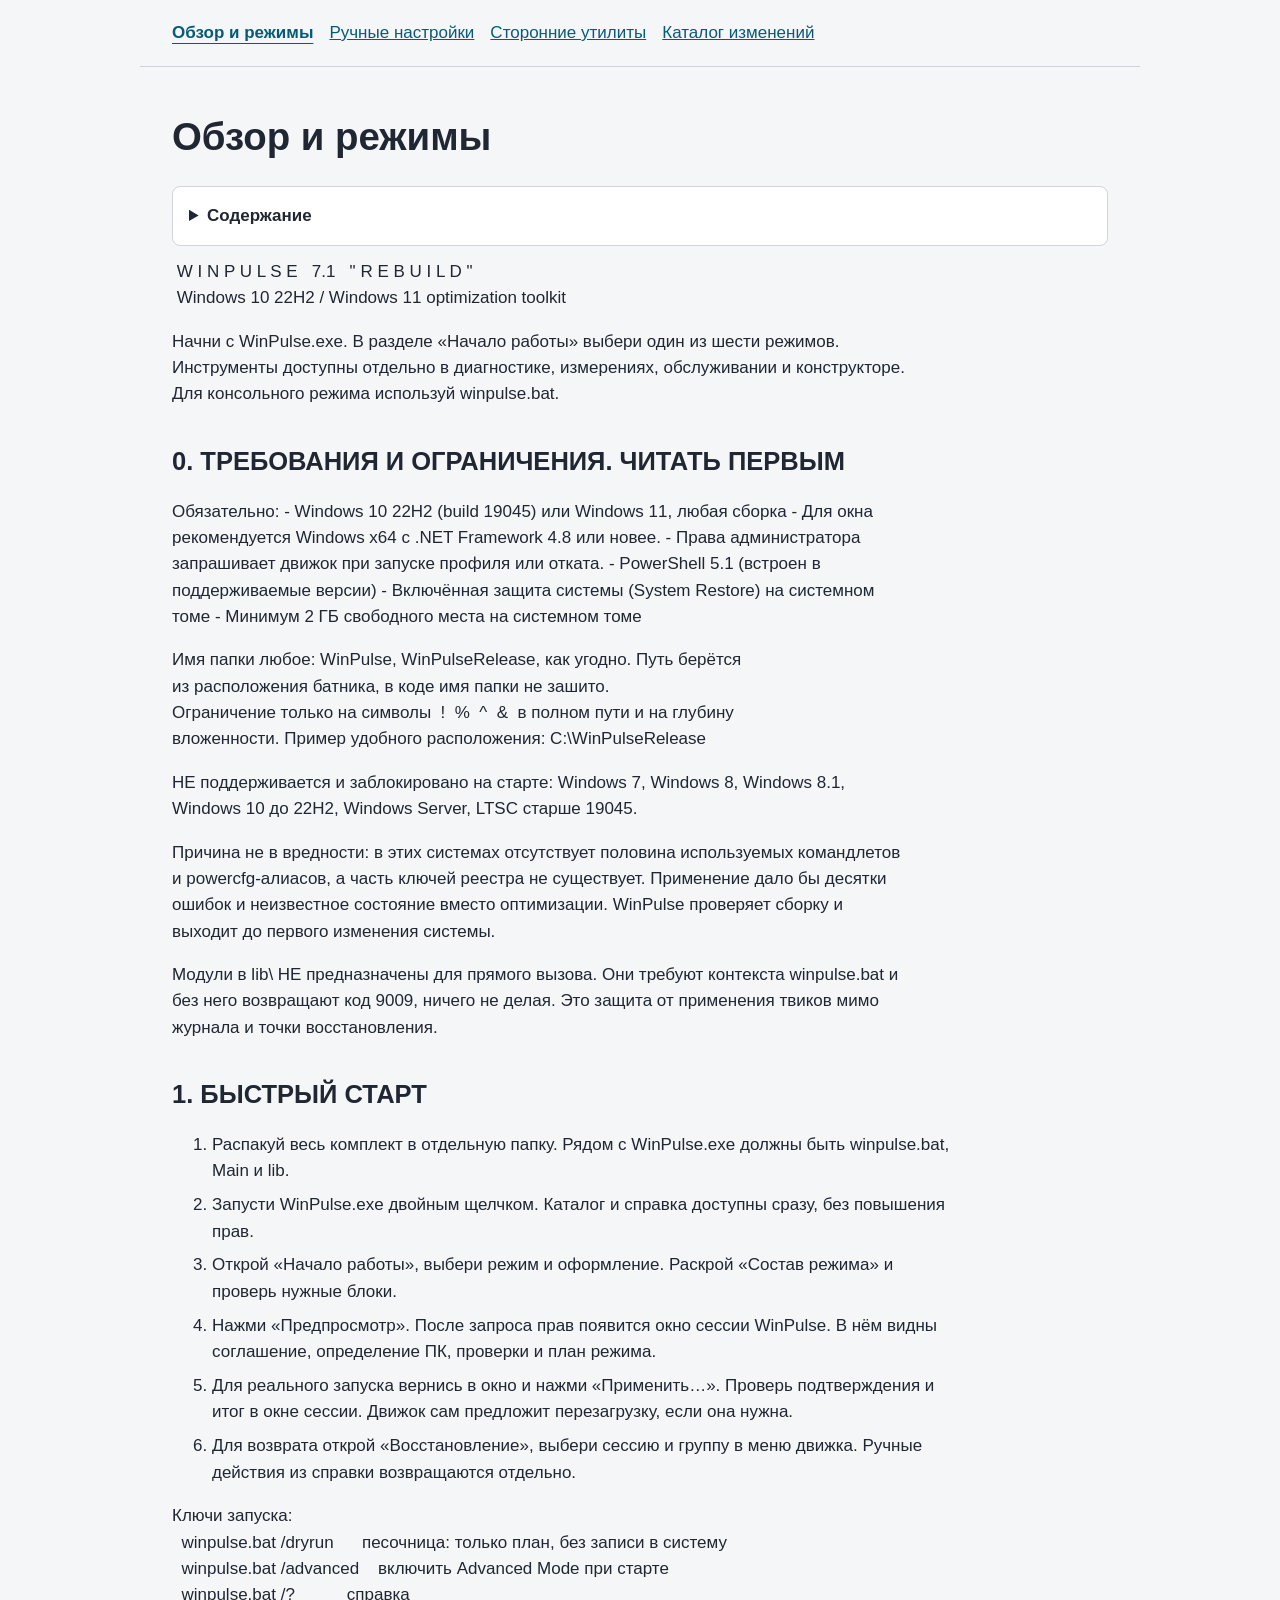
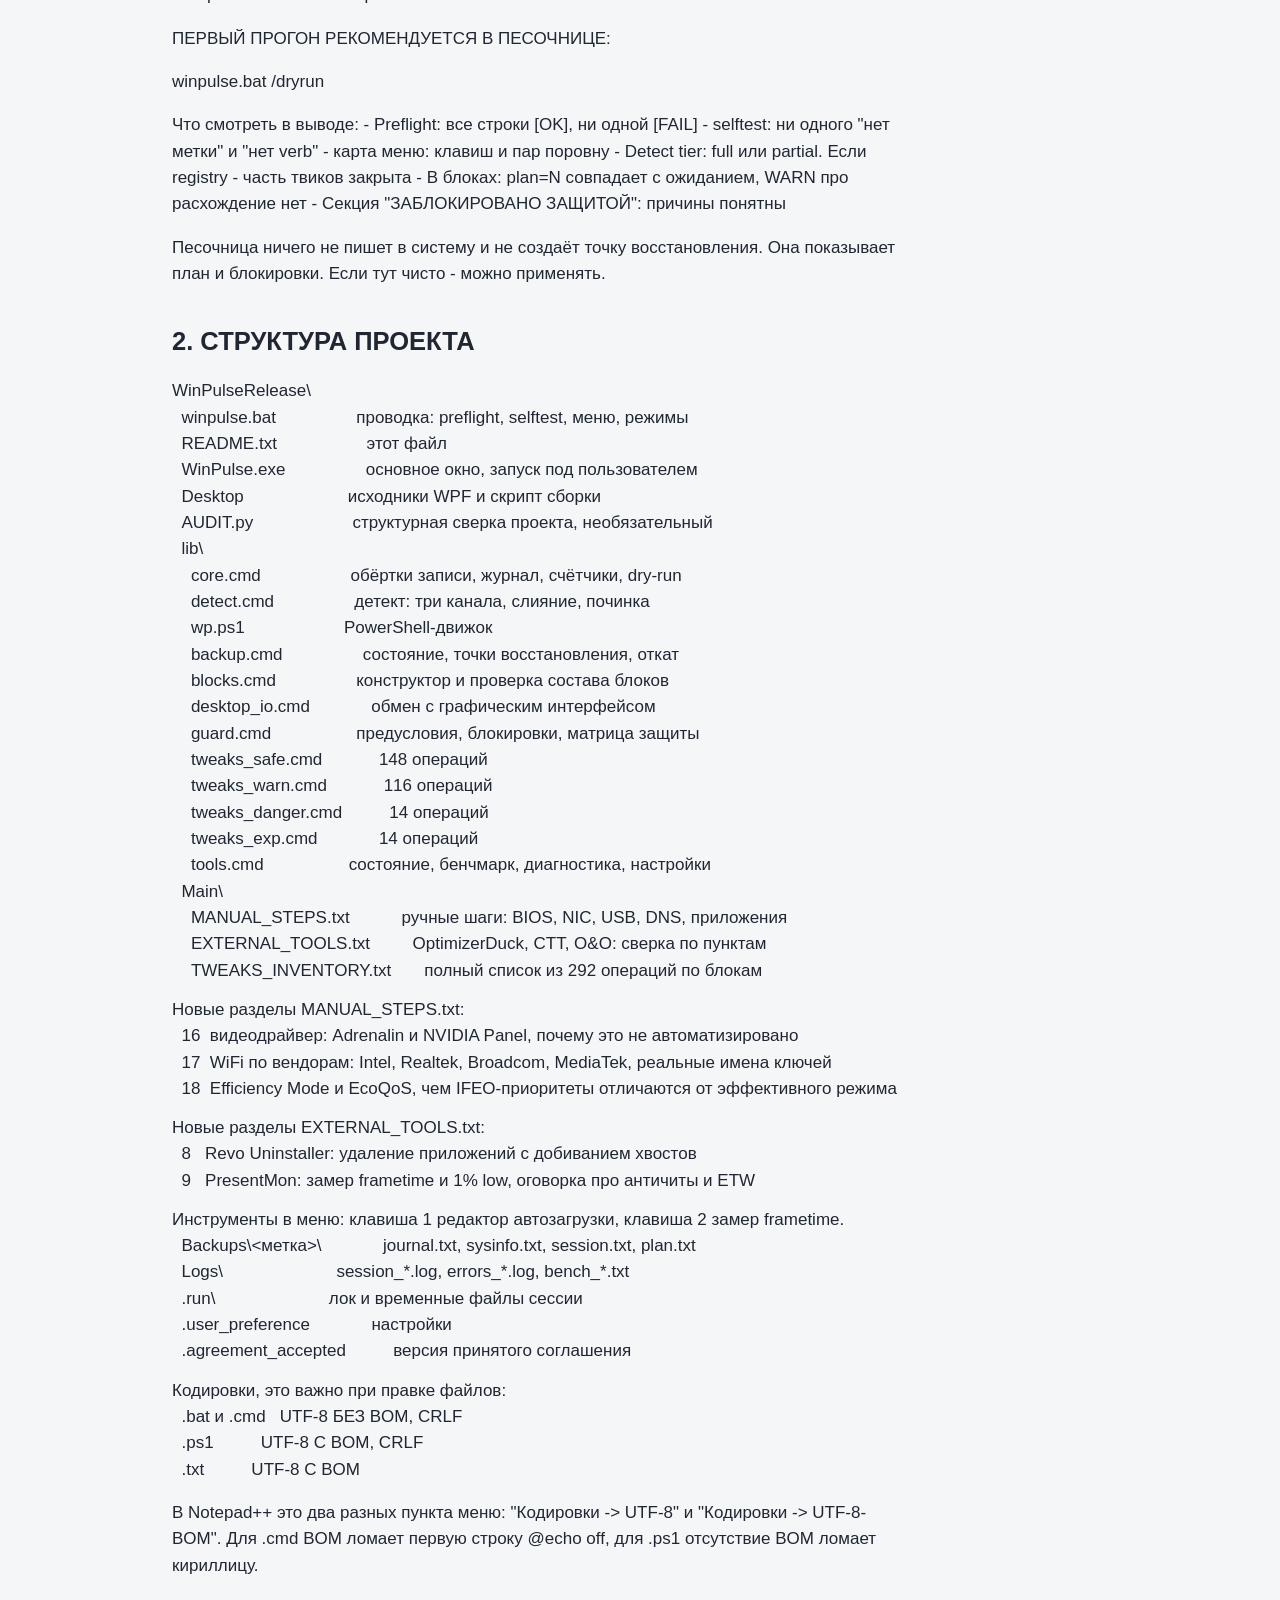
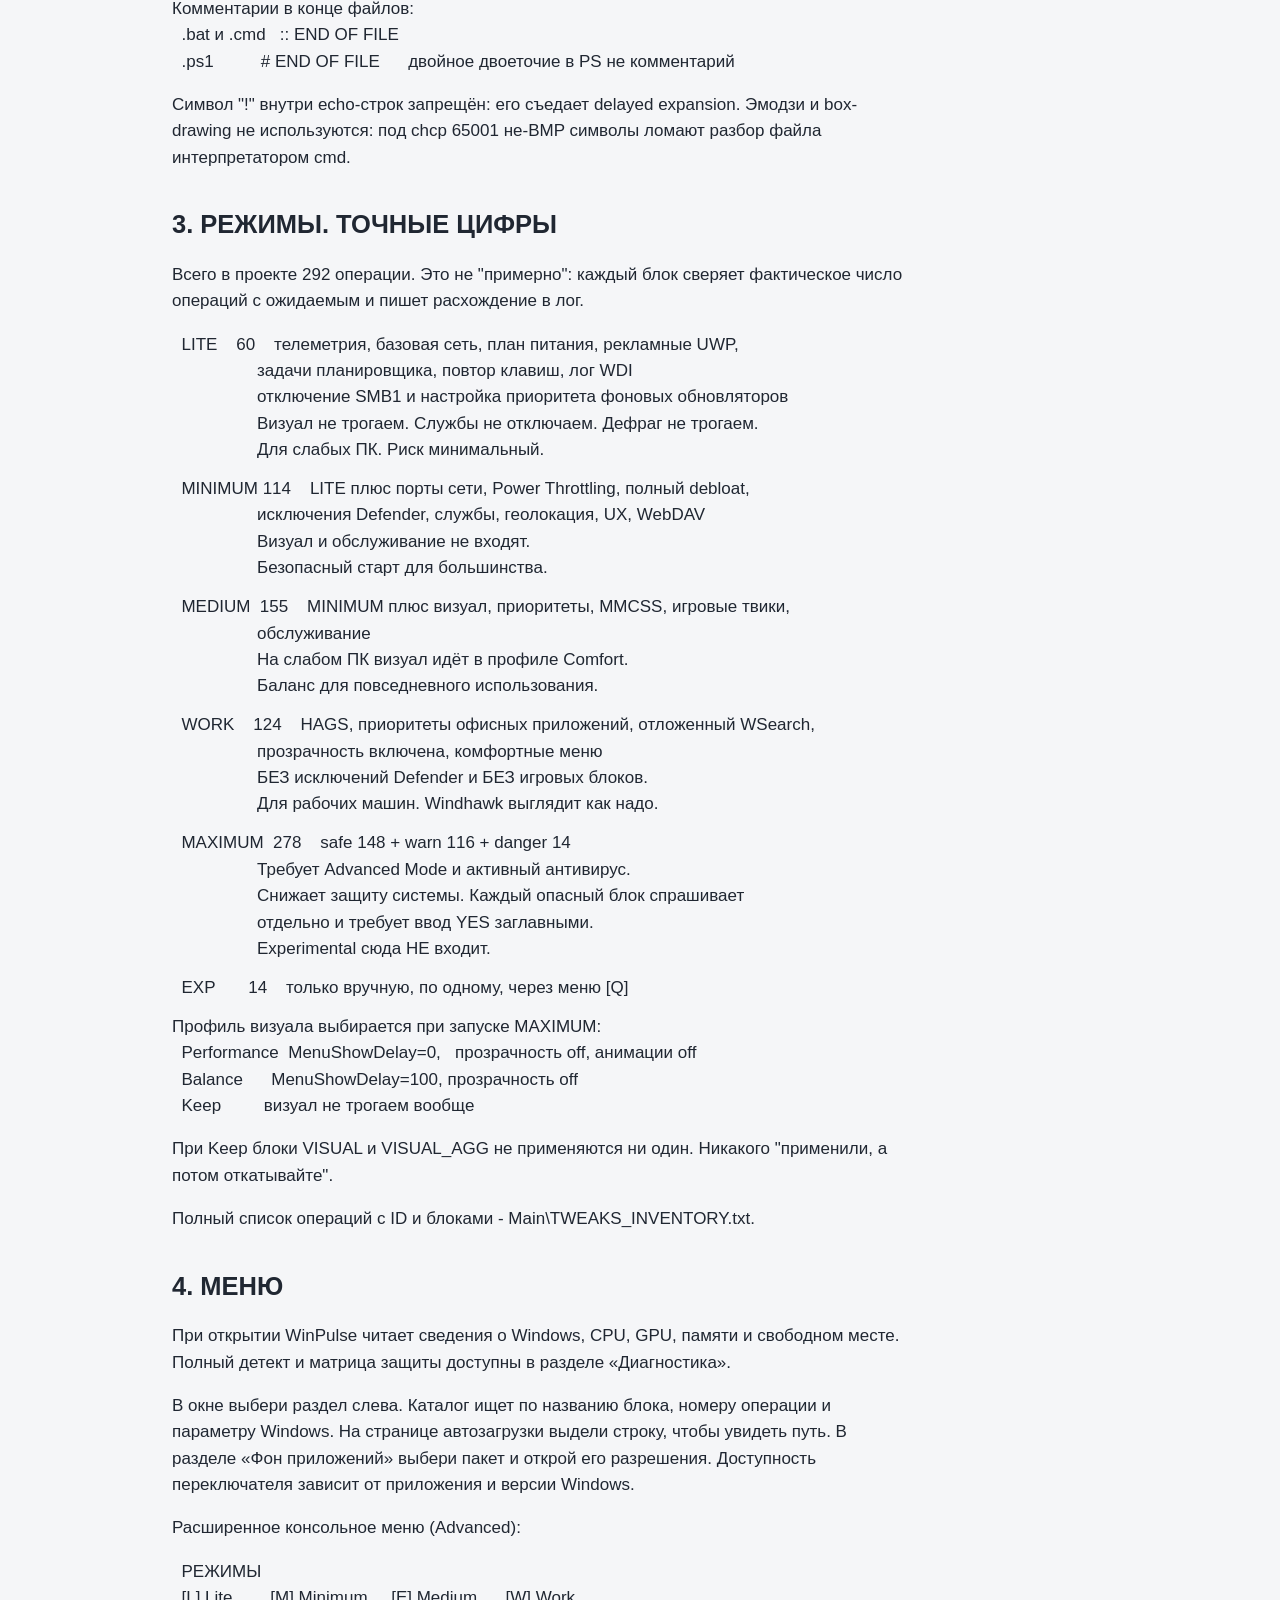
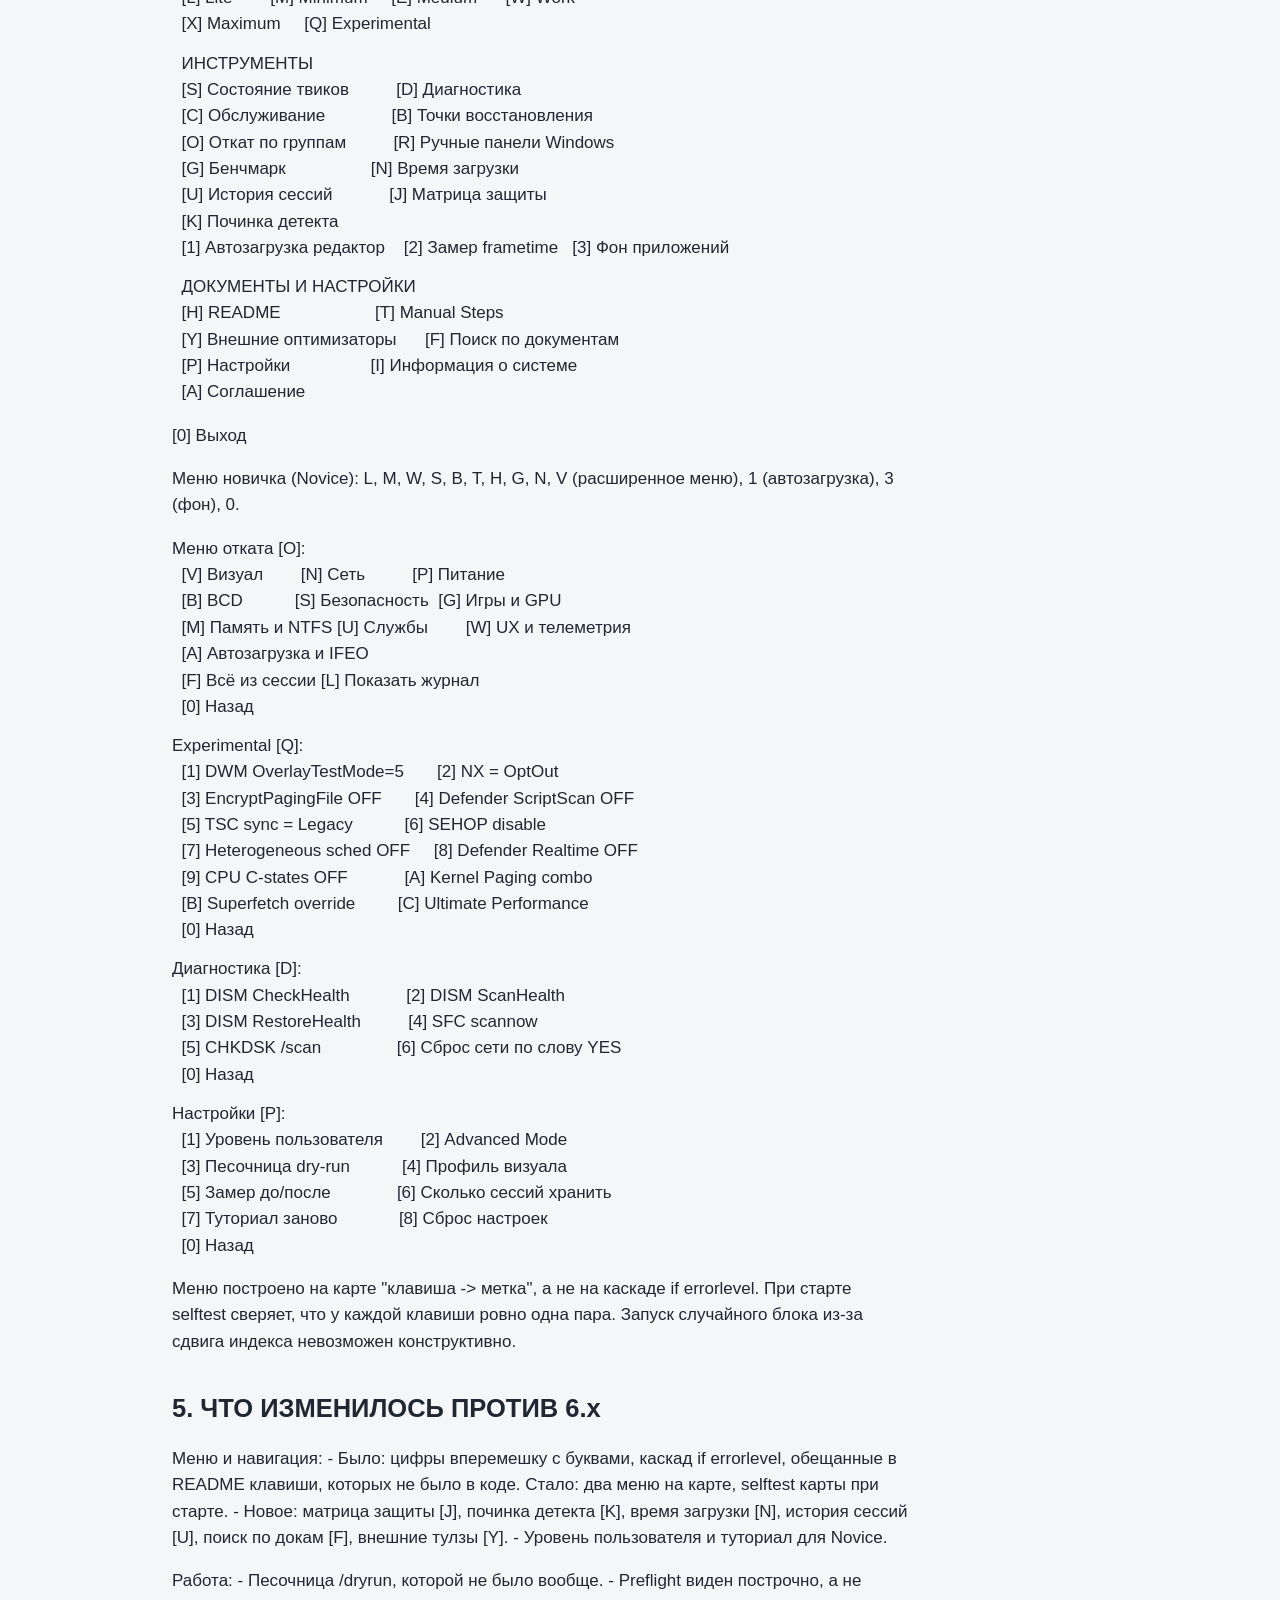
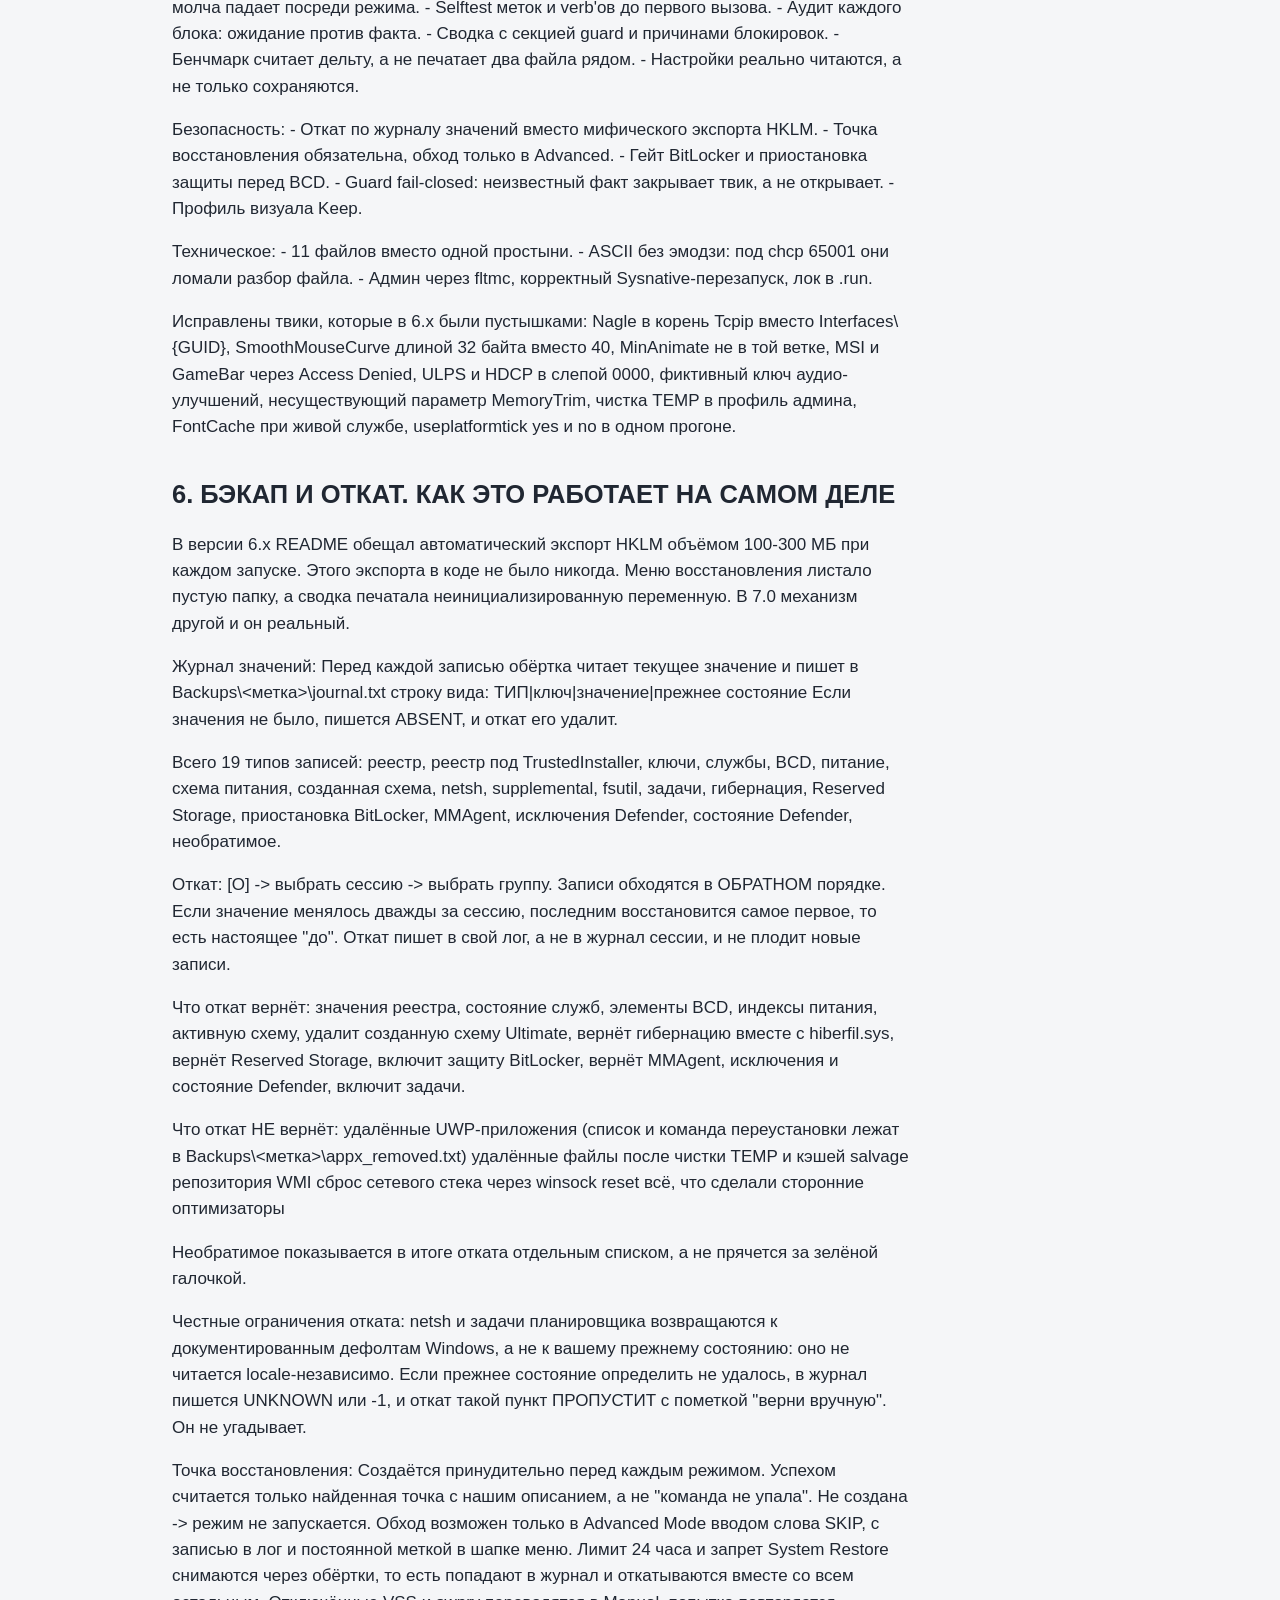
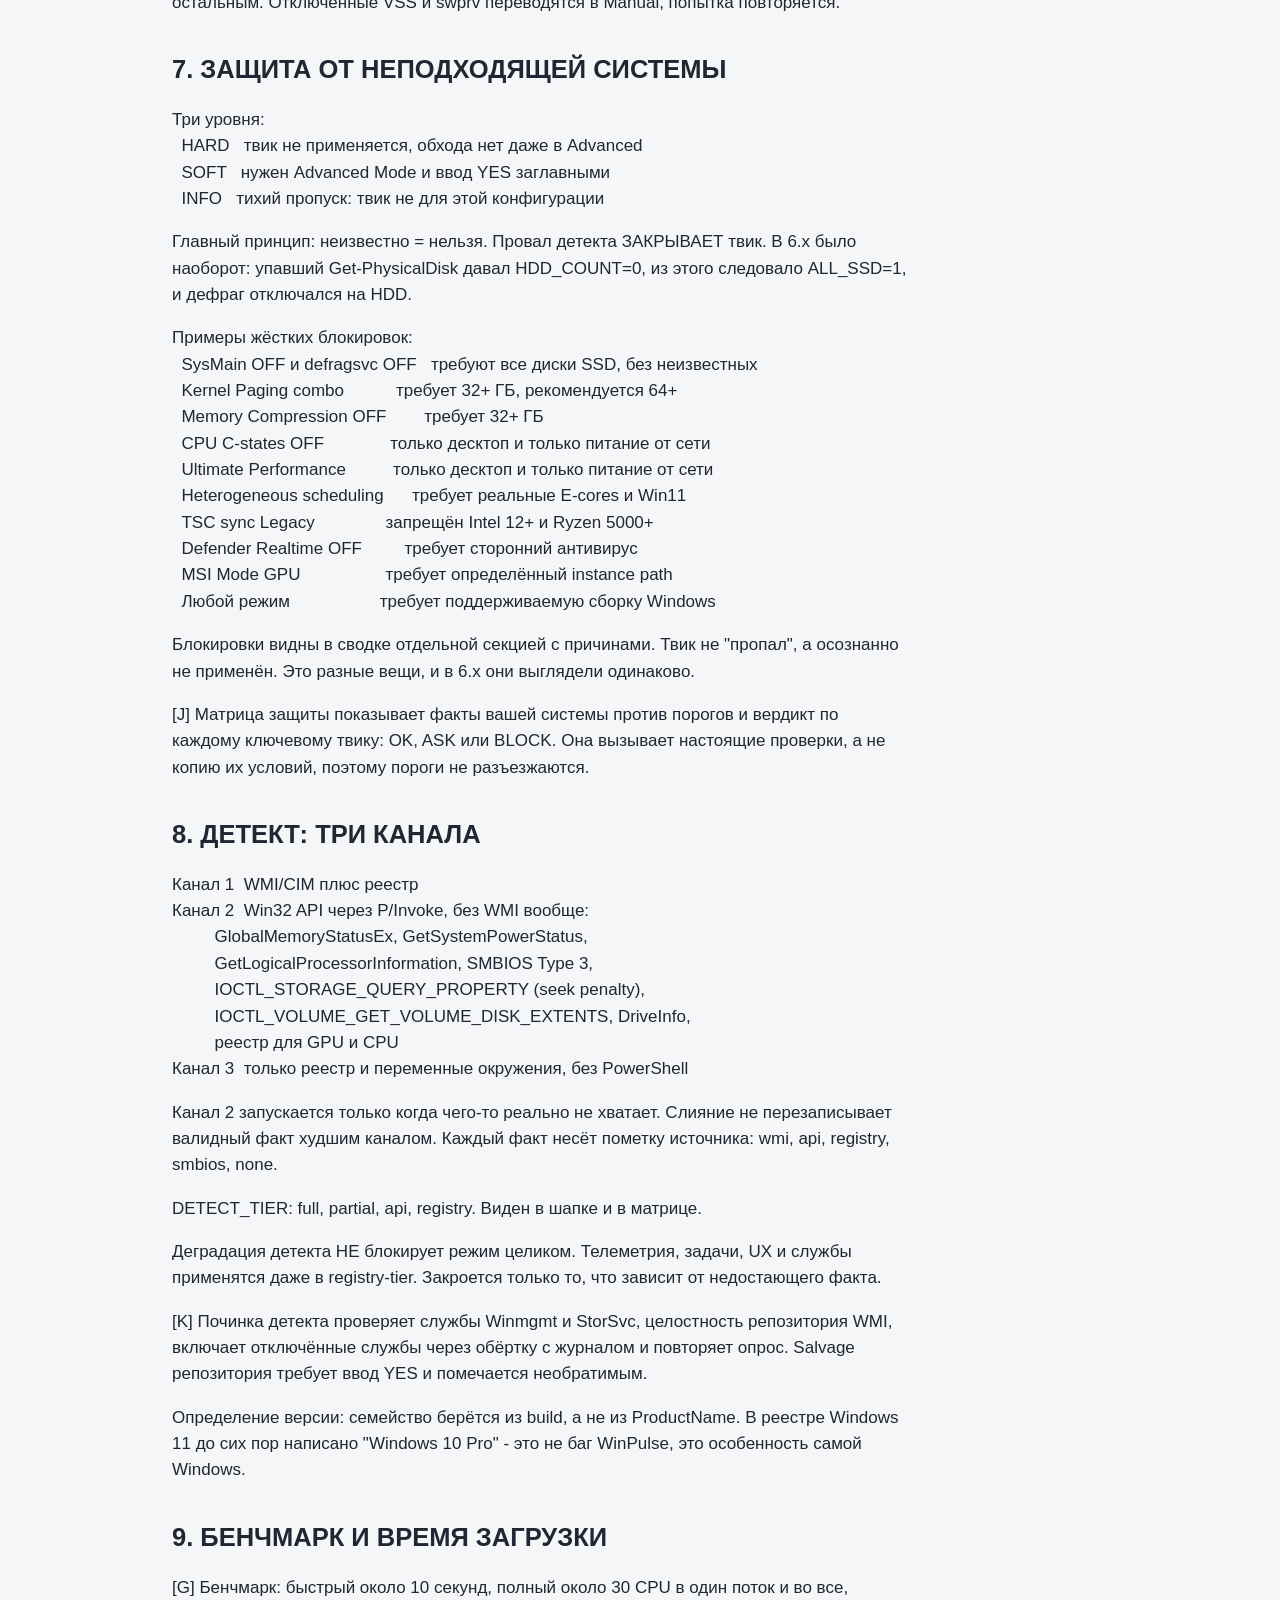
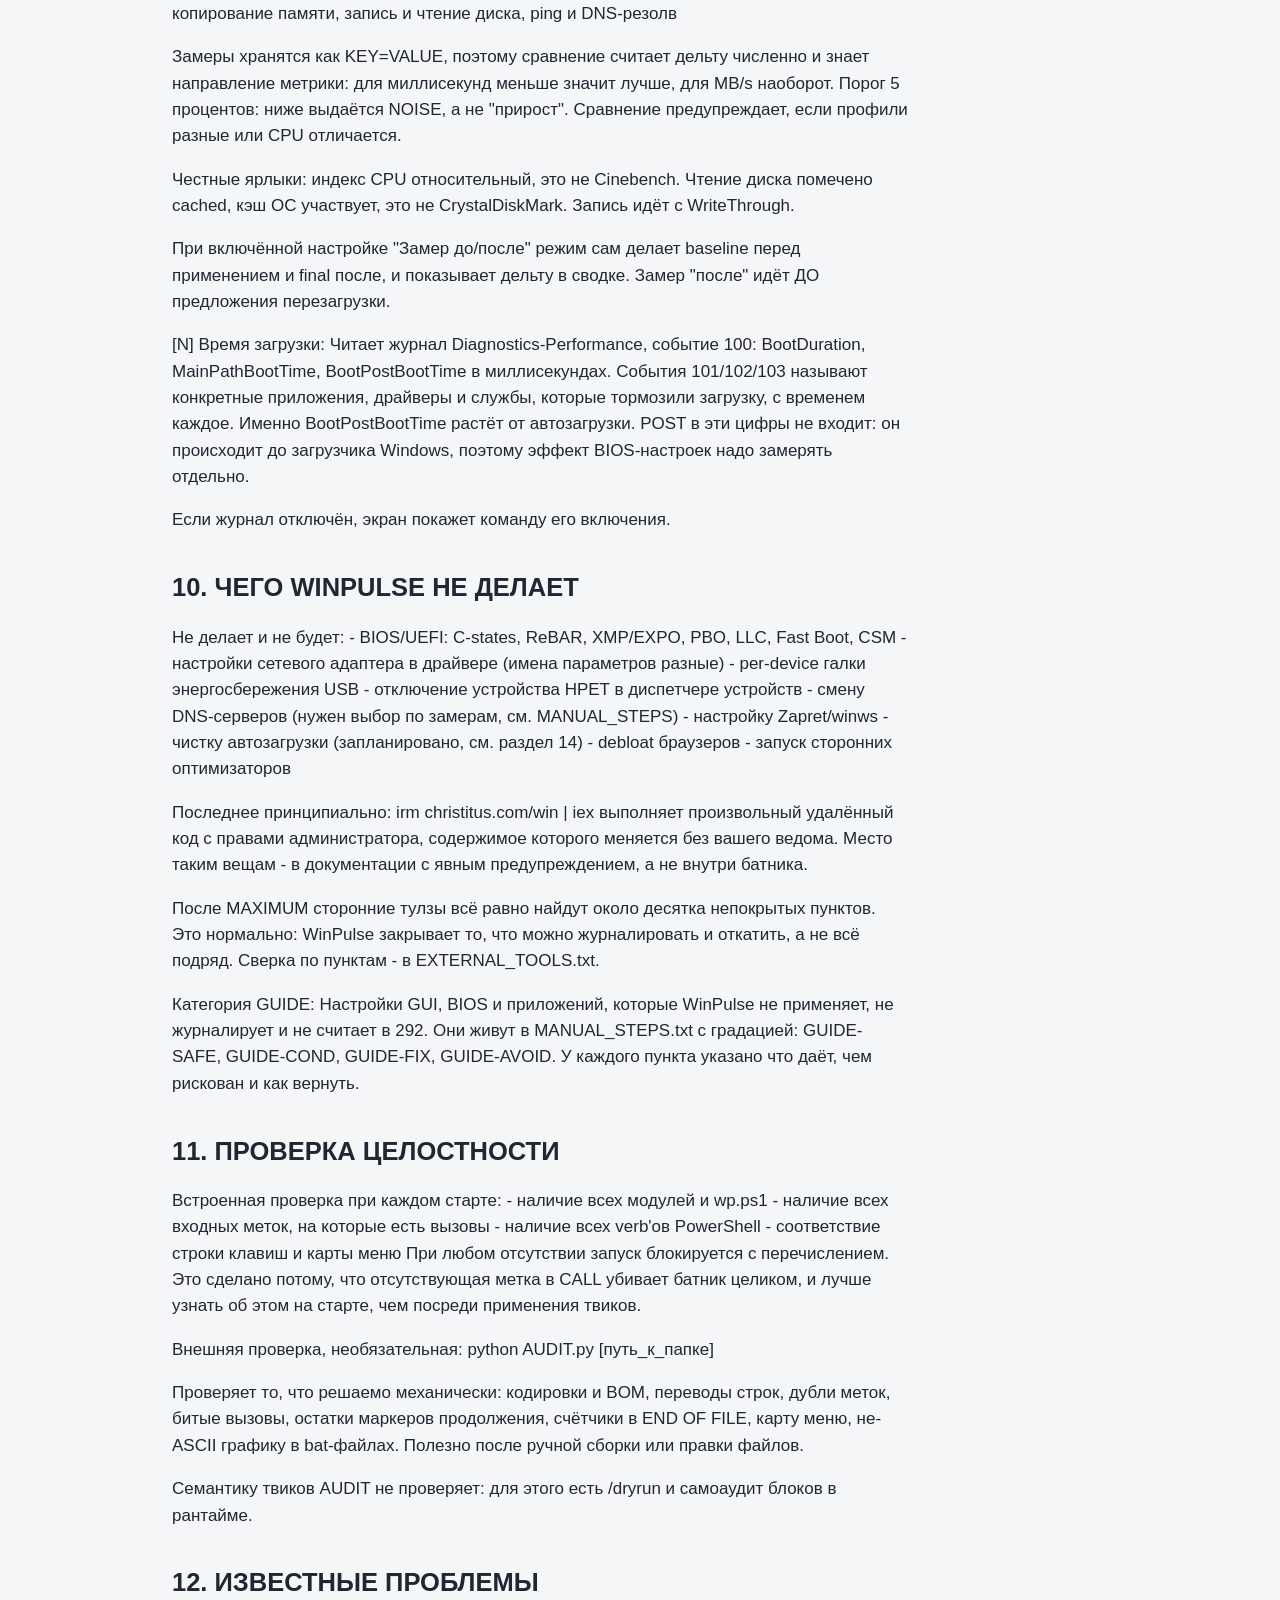
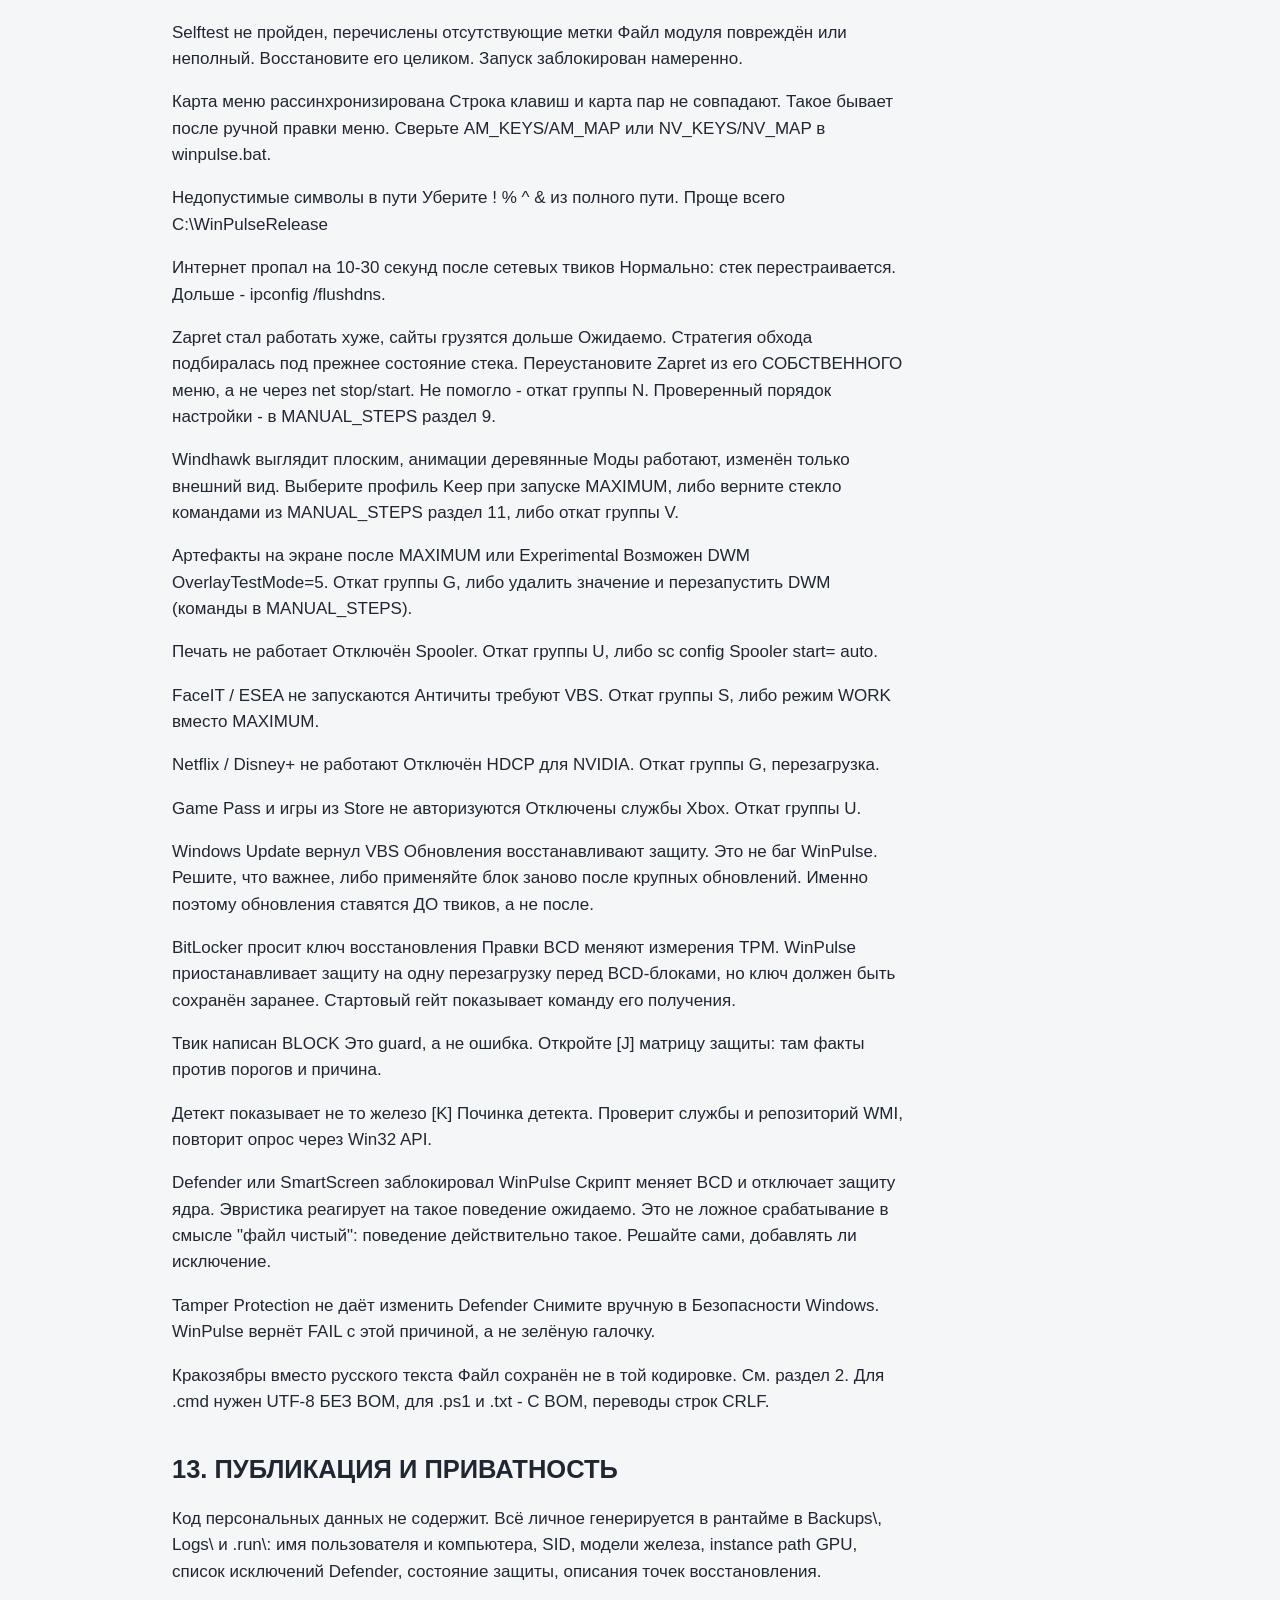
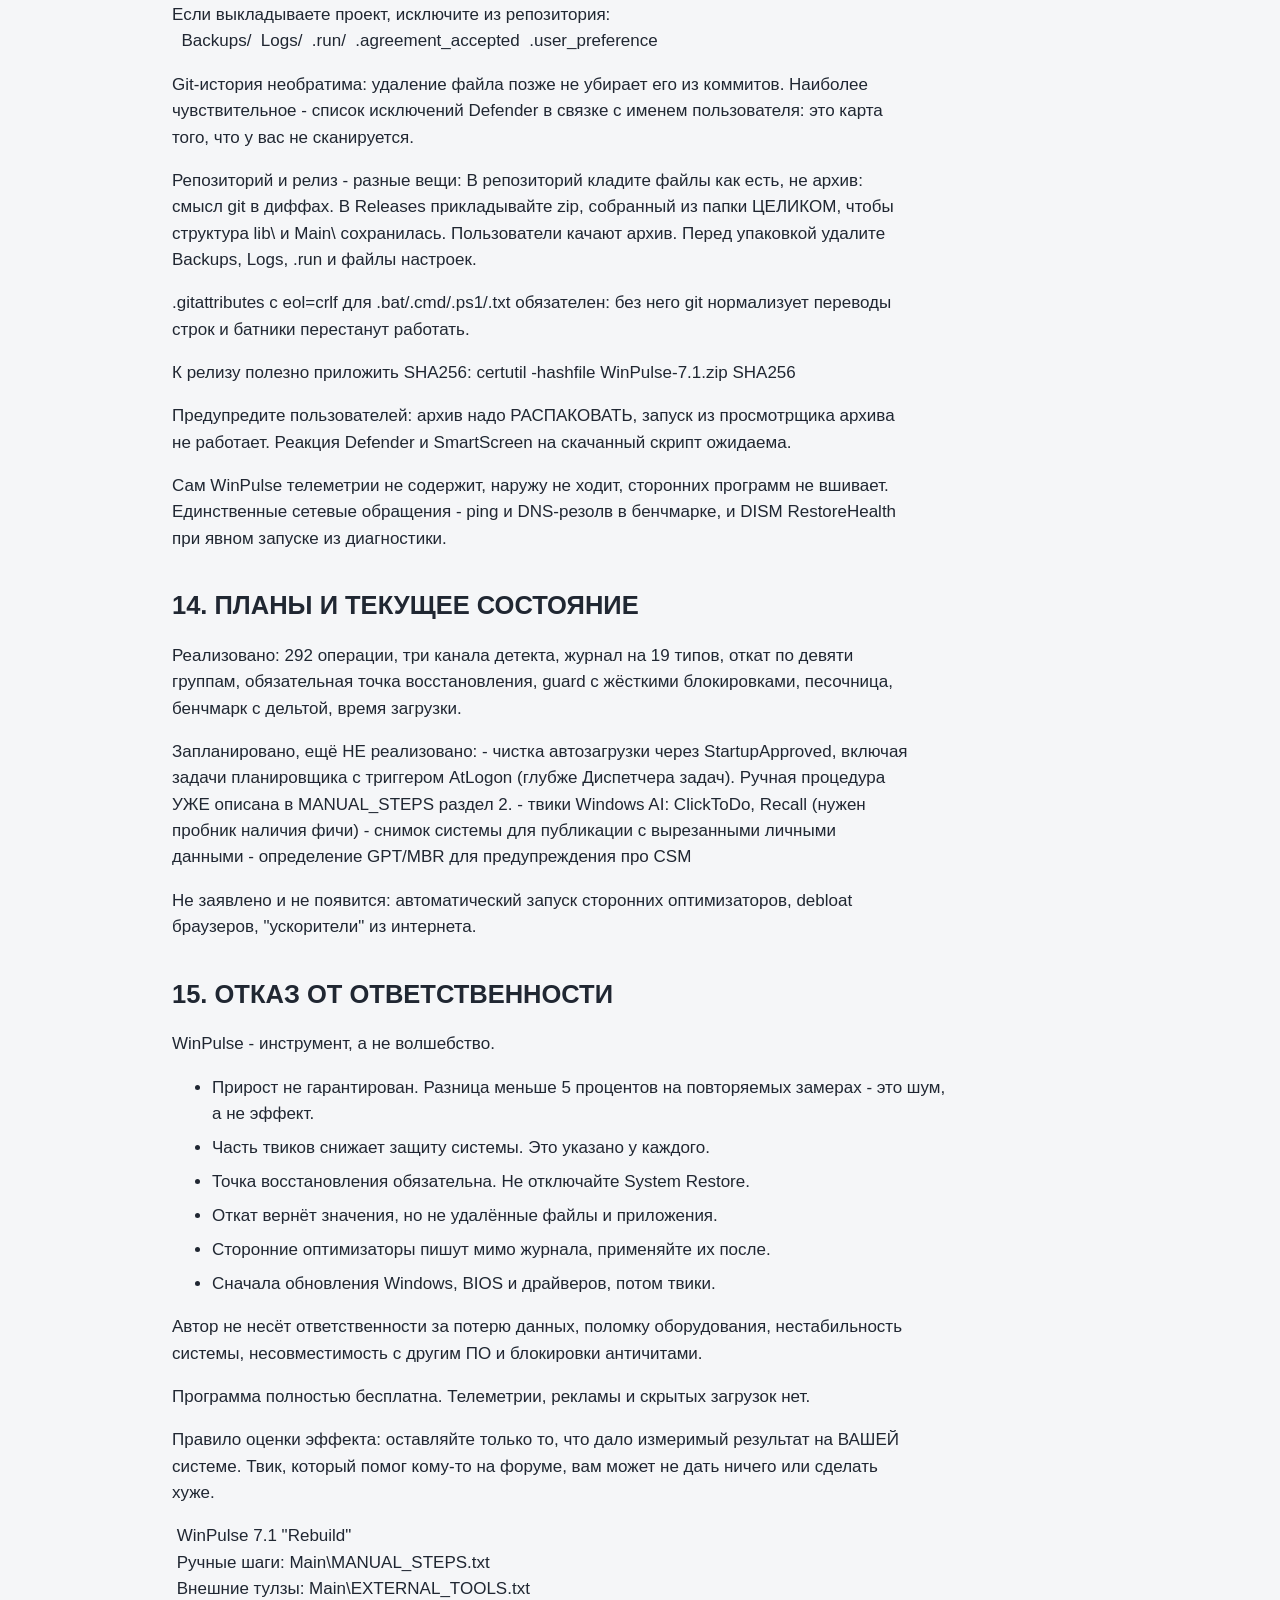
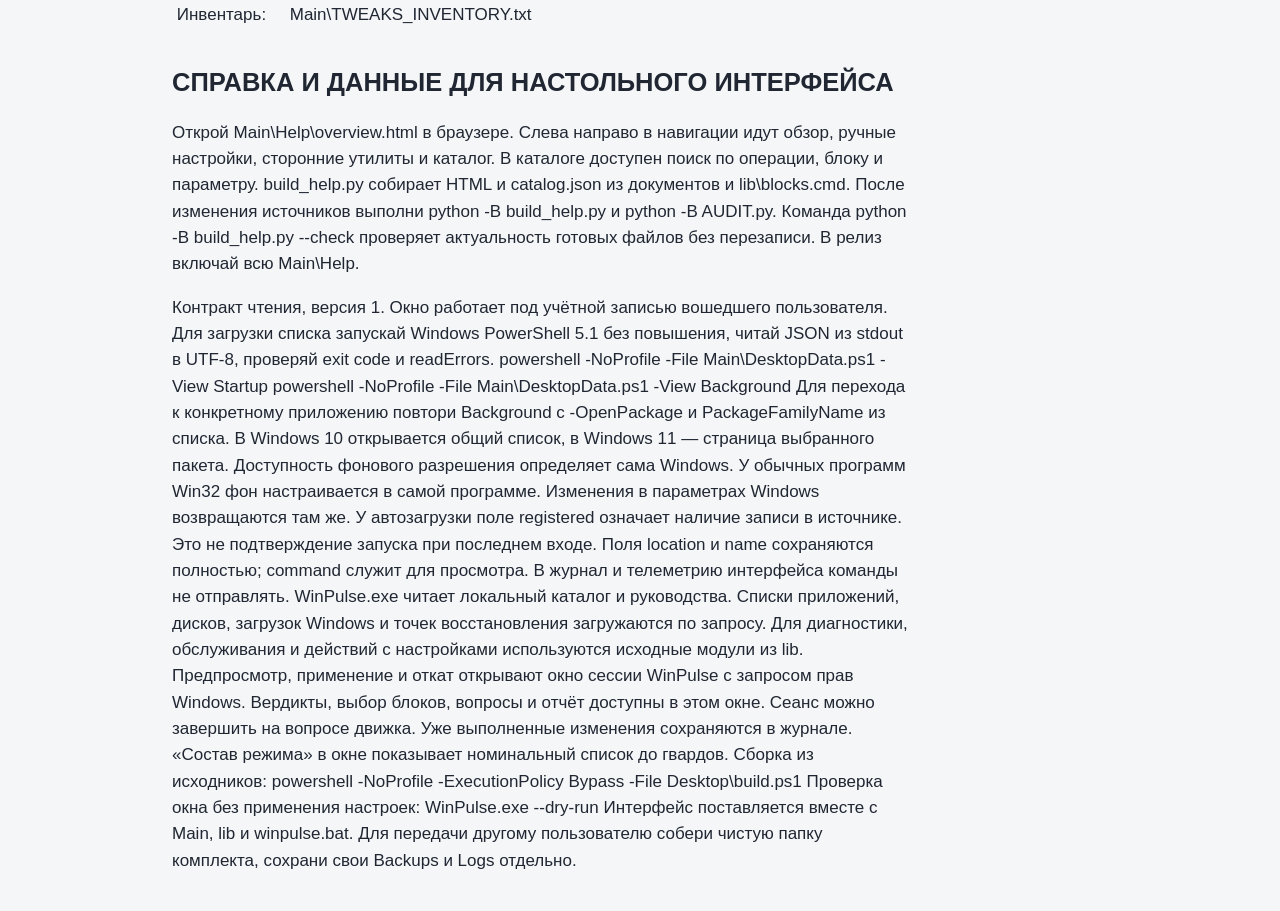
<file: Main/Help/overview.html>
<!doctype html><html lang="ru"><meta charset="utf-8"><meta name="viewport" content="width=device-width,initial-scale=1"><title>Обзор и режимы · WinPulse</title><style>*{box-sizing:border-box}body{margin:0;background:#f5f6f8;color:#202732;font:17px/1.55 'Segoe UI',sans-serif}nav,main{max-width:1000px;margin:auto;padding:20px 32px}nav{display:flex;flex-wrap:wrap;gap:16px;border-bottom:1px solid #ccd2dc}a{color:#075b76}h1{font-size:2.4rem}h2{margin-top:2.4rem}article,details{background:white;border:1px solid #ced5df;border-radius:8px;margin:12px 0;padding:16px}summary{cursor:pointer;font-weight:650}p{max-width:84ch}pre{font:inherit;white-space:pre-wrap;overflow-wrap:anywhere;margin:0}code{overflow-wrap:anywhere}li{margin:.45em 0}input{width:100%;max-width:36em;padding:.65em;font:inherit}h1,h2,h3{line-height:1.23}a:focus-visible,summary:focus-visible{outline:3px solid #007ca5}@media(prefers-color-scheme:dark){body{background:#191f25;color:#e2e9ed}a{color:#7dd3e9}article,details{background:#222b34;border-color:#43515f}} nav a[aria-current="page"]{font-weight:700;text-underline-offset:.3em} p,li{max-width:78ch} pre{margin:.75em 0}</style><nav><a href="overview.html" aria-current="page">Обзор и режимы</a><a href="manual.html">Ручные настройки</a><a href="external.html">Сторонние утилиты</a><a href="catalog.html">Каталог изменений</a></nav><main><h1>Обзор и режимы</h1><details><summary>Содержание</summary><ol><li><a href="#s0">0. ТРЕБОВАНИЯ И ОГРАНИЧЕНИЯ. ЧИТАТЬ ПЕРВЫМ</a></li><li><a href="#s1">1. БЫСТРЫЙ СТАРТ</a></li><li><a href="#s2">2. СТРУКТУРА ПРОЕКТА</a></li><li><a href="#s3">3. РЕЖИМЫ. ТОЧНЫЕ ЦИФРЫ</a></li><li><a href="#s4">4. МЕНЮ</a></li><li><a href="#s5">5. ЧТО ИЗМЕНИЛОСЬ ПРОТИВ 6.x</a></li><li><a href="#s6">6. БЭКАП И ОТКАТ. КАК ЭТО РАБОТАЕТ НА САМОМ ДЕЛЕ</a></li><li><a href="#s7">7. ЗАЩИТА ОТ НЕПОДХОДЯЩЕЙ СИСТЕМЫ</a></li><li><a href="#s8">8. ДЕТЕКТ: ТРИ КАНАЛА</a></li><li><a href="#s9">9. БЕНЧМАРК И ВРЕМЯ ЗАГРУЗКИ</a></li><li><a href="#s10">10. ЧЕГО WINPULSE НЕ ДЕЛАЕТ</a></li><li><a href="#s11">11. ПРОВЕРКА ЦЕЛОСТНОСТИ</a></li><li><a href="#s12">12. ИЗВЕСТНЫЕ ПРОБЛЕМЫ</a></li><li><a href="#s13">13. ПУБЛИКАЦИЯ И ПРИВАТНОСТЬ</a></li><li><a href="#s14">14. ПЛАНЫ И ТЕКУЩЕЕ СОСТОЯНИЕ</a></li><li><a href="#s15">15. ОТКАЗ ОТ ОТВЕТСТВЕННОСТИ</a></li><li><a href="#s16">СПРАВКА И ДАННЫЕ ДЛЯ НАСТОЛЬНОГО ИНТЕРФЕЙСА</a></li></ol></details><pre> W I N P U L S E   7.1   &quot; R E B U I L D &quot;
 Windows 10 22H2 / Windows 11 optimization toolkit</pre><p>Начни с WinPulse.exe. В разделе «Начало работы» выбери один из шести режимов. Инструменты доступны отдельно в диагностике, измерениях, обслуживании и конструкторе. Для консольного режима используй winpulse.bat.</p><h2 id="s0">0. ТРЕБОВАНИЯ И ОГРАНИЧЕНИЯ. ЧИТАТЬ ПЕРВЫМ</h2><p>Обязательно: - Windows 10 22H2 (build 19045) или Windows 11, любая сборка - Для окна рекомендуется Windows x64 с .NET Framework 4.8 или новее. - Права администратора запрашивает движок при запуске профиля или отката. - PowerShell 5.1 (встроен в поддерживаемые версии) - Включённая защита системы (System Restore) на системном томе - Минимум 2 ГБ свободного места на системном томе</p><pre>Имя папки любое: WinPulse, WinPulseRelease, как угодно. Путь берётся
из расположения батника, в коде имя папки не зашито.
Ограничение только на символы  !  %  ^  &amp;  в полном пути и на глубину
вложенности. Пример удобного расположения: C:\WinPulseRelease</pre><p>НЕ поддерживается и заблокировано на старте: Windows 7, Windows 8, Windows 8.1, Windows 10 до 22H2, Windows Server, LTSC старше 19045.</p><p>Причина не в вредности: в этих системах отсутствует половина используемых командлетов и powercfg-алиасов, а часть ключей реестра не существует. Применение дало бы десятки ошибок и неизвестное состояние вместо оптимизации. WinPulse проверяет сборку и выходит до первого изменения системы.</p><p>Модули в lib\ НЕ предназначены для прямого вызова. Они требуют контекста winpulse.bat и без него возвращают код 9009, ничего не делая. Это защита от применения твиков мимо журнала и точки восстановления.</p><h2 id="s1">1. БЫСТРЫЙ СТАРТ</h2><ol><li>Распакуй весь комплект в отдельную папку. Рядом с WinPulse.exe должны быть winpulse.bat, Main и lib.</li><li>Запусти WinPulse.exe двойным щелчком. Каталог и справка доступны сразу, без повышения прав.</li><li>Открой «Начало работы», выбери режим и оформление. Раскрой «Состав режима» и проверь нужные блоки.</li><li>Нажми «Предпросмотр». После запроса прав появится окно сессии WinPulse. В нём видны соглашение, определение ПК, проверки и план режима.</li><li>Для реального запуска вернись в окно и нажми «Применить…». Проверь подтверждения и итог в окне сессии. Движок сам предложит перезагрузку, если она нужна.</li><li>Для возврата открой «Восстановление», выбери сессию и группу в меню движка. Ручные действия из справки возвращаются отдельно.</li></ol><pre>Ключи запуска:
  winpulse.bat /dryrun      песочница: только план, без записи в систему
  winpulse.bat /advanced    включить Advanced Mode при старте
  winpulse.bat /?           справка</pre><p>ПЕРВЫЙ ПРОГОН РЕКОМЕНДУЕТСЯ В ПЕСОЧНИЦЕ:</p><p>winpulse.bat /dryrun</p><p>Что смотреть в выводе: - Preflight: все строки [OK], ни одной [FAIL] - selftest: ни одного &quot;нет метки&quot; и &quot;нет verb&quot; - карта меню: клавиш и пар поровну - Detect tier: full или partial. Если registry - часть твиков закрыта - В блоках: plan=N совпадает с ожиданием, WARN про расхождение нет - Секция &quot;ЗАБЛОКИРОВАНО ЗАЩИТОЙ&quot;: причины понятны</p><p>Песочница ничего не пишет в систему и не создаёт точку восстановления. Она показывает план и блокировки. Если тут чисто - можно применять.</p><h2 id="s2">2. СТРУКТУРА ПРОЕКТА</h2><pre>WinPulseRelease\
  winpulse.bat                 проводка: preflight, selftest, меню, режимы
  README.txt                   этот файл
  WinPulse.exe                 основное окно, запуск под пользователем
  Desktop                      исходники WPF и скрипт сборки
  AUDIT.py                     структурная сверка проекта, необязательный
  lib\
    core.cmd                   обёртки записи, журнал, счётчики, dry-run
    detect.cmd                 детект: три канала, слияние, починка
    wp.ps1                     PowerShell-движок
    backup.cmd                 состояние, точки восстановления, откат
    blocks.cmd                 конструктор и проверка состава блоков
    desktop_io.cmd             обмен с графическим интерфейсом
    guard.cmd                  предусловия, блокировки, матрица защиты
    tweaks_safe.cmd            148 операций
    tweaks_warn.cmd            116 операций
    tweaks_danger.cmd          14 операций
    tweaks_exp.cmd             14 операций
    tools.cmd                  состояние, бенчмарк, диагностика, настройки
  Main\
    MANUAL_STEPS.txt           ручные шаги: BIOS, NIC, USB, DNS, приложения
    EXTERNAL_TOOLS.txt         OptimizerDuck, CTT, O&amp;O: сверка по пунктам
    TWEAKS_INVENTORY.txt       полный список из 292 операций по блокам</pre><pre>Новые разделы MANUAL_STEPS.txt:
  16  видеодрайвер: Adrenalin и NVIDIA Panel, почему это не автоматизировано
  17  WiFi по вендорам: Intel, Realtek, Broadcom, MediaTek, реальные имена ключей
  18  Efficiency Mode и EcoQoS, чем IFEO-приоритеты отличаются от эффективного режима</pre><pre>Новые разделы EXTERNAL_TOOLS.txt:
  8   Revo Uninstaller: удаление приложений с добиванием хвостов
  9   PresentMon: замер frametime и 1% low, оговорка про античиты и ETW</pre><pre>Инструменты в меню: клавиша 1 редактор автозагрузки, клавиша 2 замер frametime.
  Backups\&lt;метка&gt;\             journal.txt, sysinfo.txt, session.txt, plan.txt
  Logs\                        session_*.log, errors_*.log, bench_*.txt
  .run\                        лок и временные файлы сессии
  .user_preference             настройки
  .agreement_accepted          версия принятого соглашения</pre><pre>Кодировки, это важно при правке файлов:
  .bat и .cmd   UTF-8 БЕЗ BOM, CRLF
  .ps1          UTF-8 С BOM, CRLF
  .txt          UTF-8 С BOM</pre><p>В Notepad++ это два разных пункта меню: &quot;Кодировки -&gt; UTF-8&quot; и &quot;Кодировки -&gt; UTF-8-BOM&quot;. Для .cmd BOM ломает первую строку @echo off, для .ps1 отсутствие BOM ломает кириллицу.</p><pre>Комментарии в конце файлов:
  .bat и .cmd   :: END OF FILE
  .ps1          # END OF FILE      двойное двоеточие в PS не комментарий</pre><p>Символ &quot;!&quot; внутри echo-строк запрещён: его съедает delayed expansion. Эмодзи и box-drawing не используются: под chcp 65001 не-BMP символы ломают разбор файла интерпретатором cmd.</p><h2 id="s3">3. РЕЖИМЫ. ТОЧНЫЕ ЦИФРЫ</h2><p>Всего в проекте 292 операции. Это не &quot;примерно&quot;: каждый блок сверяет фактическое число операций с ожидаемым и пишет расхождение в лог.</p><pre>  LITE    60    телеметрия, базовая сеть, план питания, рекламные UWP,
                  задачи планировщика, повтор клавиш, лог WDI
                  отключение SMB1 и настройка приоритета фоновых обновляторов
                  Визуал не трогаем. Службы не отключаем. Дефраг не трогаем.
                  Для слабых ПК. Риск минимальный.</pre><pre>  MINIMUM 114    LITE плюс порты сети, Power Throttling, полный debloat,
                  исключения Defender, службы, геолокация, UX, WebDAV
                  Визуал и обслуживание не входят.
                  Безопасный старт для большинства.</pre><pre>  MEDIUM  155    MINIMUM плюс визуал, приоритеты, MMCSS, игровые твики,
                  обслуживание
                  На слабом ПК визуал идёт в профиле Comfort.
                  Баланс для повседневного использования.</pre><pre>  WORK    124    HAGS, приоритеты офисных приложений, отложенный WSearch,
                  прозрачность включена, комфортные меню
                  БЕЗ исключений Defender и БЕЗ игровых блоков.
                  Для рабочих машин. Windhawk выглядит как надо.</pre><pre>  MAXIMUM  278    safe 148 + warn 116 + danger 14
                  Требует Advanced Mode и активный антивирус.
                  Снижает защиту системы. Каждый опасный блок спрашивает
                  отдельно и требует ввод YES заглавными.
                  Experimental сюда НЕ входит.</pre><pre>  EXP       14    только вручную, по одному, через меню [Q]</pre><pre>Профиль визуала выбирается при запуске MAXIMUM:
  Performance  MenuShowDelay=0,   прозрачность off, анимации off
  Balance      MenuShowDelay=100, прозрачность off
  Keep         визуал не трогаем вообще</pre><p>При Keep блоки VISUAL и VISUAL_AGG не применяются ни один. Никакого &quot;применили, а потом откатывайте&quot;.</p><p>Полный список операций с ID и блоками - Main\TWEAKS_INVENTORY.txt.</p><h2 id="s4">4. МЕНЮ</h2><p>При открытии WinPulse читает сведения о Windows, CPU, GPU, памяти и свободном месте. Полный детект и матрица защиты доступны в разделе «Диагностика».</p><p>В окне выбери раздел слева. Каталог ищет по названию блока, номеру операции и параметру Windows. На странице автозагрузки выдели строку, чтобы увидеть путь. В разделе «Фон приложений» выбери пакет и открой его разрешения. Доступность переключателя зависит от приложения и версии Windows.</p><p>Расширенное консольное меню (Advanced):</p><pre>  РЕЖИМЫ
  [L] Lite        [M] Minimum     [E] Medium      [W] Work
  [X] Maximum     [Q] Experimental</pre><pre>  ИНСТРУМЕНТЫ
  [S] Состояние твиков          [D] Диагностика
  [C] Обслуживание              [B] Точки восстановления
  [O] Откат по группам          [R] Ручные панели Windows
  [G] Бенчмарк                  [N] Время загрузки
  [U] История сессий            [J] Матрица защиты
  [K] Починка детекта
  [1] Автозагрузка редактор    [2] Замер frametime   [3] Фон приложений</pre><pre>  ДОКУМЕНТЫ И НАСТРОЙКИ
  [H] README                    [T] Manual Steps
  [Y] Внешние оптимизаторы      [F] Поиск по документам
  [P] Настройки                 [I] Информация о системе
  [A] Соглашение</pre><p>[0] Выход</p><p>Меню новичка (Novice): L, M, W, S, B, T, H, G, N, V (расширенное меню), 1 (автозагрузка), 3 (фон), 0.</p><pre>Меню отката [O]:
  [V] Визуал        [N] Сеть          [P] Питание
  [B] BCD           [S] Безопасность  [G] Игры и GPU
  [M] Память и NTFS [U] Службы        [W] UX и телеметрия
  [A] Автозагрузка и IFEO
  [F] Всё из сессии [L] Показать журнал
  [0] Назад</pre><pre>Experimental [Q]:
  [1] DWM OverlayTestMode=5       [2] NX = OptOut
  [3] EncryptPagingFile OFF       [4] Defender ScriptScan OFF
  [5] TSC sync = Legacy           [6] SEHOP disable
  [7] Heterogeneous sched OFF     [8] Defender Realtime OFF
  [9] CPU C-states OFF            [A] Kernel Paging combo
  [B] Superfetch override         [C] Ultimate Performance
  [0] Назад</pre><pre>Диагностика [D]:
  [1] DISM CheckHealth            [2] DISM ScanHealth
  [3] DISM RestoreHealth          [4] SFC scannow
  [5] CHKDSK /scan                [6] Сброс сети по слову YES
  [0] Назад</pre><pre>Настройки [P]:
  [1] Уровень пользователя        [2] Advanced Mode
  [3] Песочница dry-run           [4] Профиль визуала
  [5] Замер до/после              [6] Сколько сессий хранить
  [7] Туториал заново             [8] Сброс настроек
  [0] Назад</pre><p>Меню построено на карте &quot;клавиша -&gt; метка&quot;, а не на каскаде if errorlevel. При старте selftest сверяет, что у каждой клавиши ровно одна пара. Запуск случайного блока из-за сдвига индекса невозможен конструктивно.</p><h2 id="s5">5. ЧТО ИЗМЕНИЛОСЬ ПРОТИВ 6.x</h2><p>Меню и навигация: - Было: цифры вперемешку с буквами, каскад if errorlevel, обещанные в README клавиши, которых не было в коде. Стало: два меню на карте, selftest карты при старте. - Новое: матрица защиты [J], починка детекта [K], время загрузки [N], история сессий [U], поиск по докам [F], внешние тулзы [Y]. - Уровень пользователя и туториал для Novice.</p><p>Работа: - Песочница /dryrun, которой не было вообще. - Preflight виден построчно, а не молча падает посреди режима. - Selftest меток и verb&#x27;ов до первого вызова. - Аудит каждого блока: ожидание против факта. - Сводка с секцией guard и причинами блокировок. - Бенчмарк считает дельту, а не печатает два файла рядом. - Настройки реально читаются, а не только сохраняются.</p><p>Безопасность: - Откат по журналу значений вместо мифического экспорта HKLM. - Точка восстановления обязательна, обход только в Advanced. - Гейт BitLocker и приостановка защиты перед BCD. - Guard fail-closed: неизвестный факт закрывает твик, а не открывает. - Профиль визуала Keep.</p><p>Техническое: - 11 файлов вместо одной простыни. - ASCII без эмодзи: под chcp 65001 они ломали разбор файла. - Админ через fltmc, корректный Sysnative-перезапуск, лок в .run.</p><p>Исправлены твики, которые в 6.x были пустышками: Nagle в корень Tcpip вместо Interfaces\{GUID}, SmoothMouseCurve длиной 32 байта вместо 40, MinAnimate не в той ветке, MSI и GameBar через Access Denied, ULPS и HDCP в слепой 0000, фиктивный ключ аудио-улучшений, несуществующий параметр MemoryTrim, чистка TEMP в профиль админа, FontCache при живой службе, useplatformtick yes и no в одном прогоне.</p><h2 id="s6">6. БЭКАП И ОТКАТ. КАК ЭТО РАБОТАЕТ НА САМОМ ДЕЛЕ</h2><p>В версии 6.x README обещал автоматический экспорт HKLM объёмом 100-300 МБ при каждом запуске. Этого экспорта в коде не было никогда. Меню восстановления листало пустую папку, а сводка печатала неинициализированную переменную. В 7.0 механизм другой и он реальный.</p><p>Журнал значений: Перед каждой записью обёртка читает текущее значение и пишет в Backups\&lt;метка&gt;\journal.txt строку вида: ТИП|ключ|значение|прежнее состояние Если значения не было, пишется ABSENT, и откат его удалит.</p><p>Всего 19 типов записей: реестр, реестр под TrustedInstaller, ключи, службы, BCD, питание, схема питания, созданная схема, netsh, supplemental, fsutil, задачи, гибернация, Reserved Storage, приостановка BitLocker, MMAgent, исключения Defender, состояние Defender, необратимое.</p><p>Откат: [O] -&gt; выбрать сессию -&gt; выбрать группу. Записи обходятся в ОБРАТНОМ порядке. Если значение менялось дважды за сессию, последним восстановится самое первое, то есть настоящее &quot;до&quot;. Откат пишет в свой лог, а не в журнал сессии, и не плодит новые записи.</p><p>Что откат вернёт: значения реестра, состояние служб, элементы BCD, индексы питания, активную схему, удалит созданную схему Ultimate, вернёт гибернацию вместе с hiberfil.sys, вернёт Reserved Storage, включит защиту BitLocker, вернёт MMAgent, исключения и состояние Defender, включит задачи.</p><p>Что откат НЕ вернёт: удалённые UWP-приложения (список и команда переустановки лежат в Backups\&lt;метка&gt;\appx_removed.txt) удалённые файлы после чистки TEMP и кэшей salvage репозитория WMI сброс сетевого стека через winsock reset всё, что сделали сторонние оптимизаторы</p><p>Необратимое показывается в итоге отката отдельным списком, а не прячется за зелёной галочкой.</p><p>Честные ограничения отката: netsh и задачи планировщика возвращаются к документированным дефолтам Windows, а не к вашему прежнему состоянию: оно не читается locale-независимо. Если прежнее состояние определить не удалось, в журнал пишется UNKNOWN или -1, и откат такой пункт ПРОПУСТИТ с пометкой &quot;верни вручную&quot;. Он не угадывает.</p><p>Точка восстановления: Создаётся принудительно перед каждым режимом. Успехом считается только найденная точка с нашим описанием, а не &quot;команда не упала&quot;. Не создана -&gt; режим не запускается. Обход возможен только в Advanced Mode вводом слова SKIP, с записью в лог и постоянной меткой в шапке меню. Лимит 24 часа и запрет System Restore снимаются через обёртки, то есть попадают в журнал и откатываются вместе со всем остальным. Отключённые VSS и swprv переводятся в Manual, попытка повторяется.</p><h2 id="s7">7. ЗАЩИТА ОТ НЕПОДХОДЯЩЕЙ СИСТЕМЫ</h2><pre>Три уровня:
  HARD   твик не применяется, обхода нет даже в Advanced
  SOFT   нужен Advanced Mode и ввод YES заглавными
  INFO   тихий пропуск: твик не для этой конфигурации</pre><p>Главный принцип: неизвестно = нельзя. Провал детекта ЗАКРЫВАЕТ твик. В 6.x было наоборот: упавший Get-PhysicalDisk давал HDD_COUNT=0, из этого следовало ALL_SSD=1, и дефраг отключался на HDD.</p><pre>Примеры жёстких блокировок:
  SysMain OFF и defragsvc OFF   требуют все диски SSD, без неизвестных
  Kernel Paging combo           требует 32+ ГБ, рекомендуется 64+
  Memory Compression OFF        требует 32+ ГБ
  CPU C-states OFF              только десктоп и только питание от сети
  Ultimate Performance          только десктоп и только питание от сети
  Heterogeneous scheduling      требует реальные E-cores и Win11
  TSC sync Legacy               запрещён Intel 12+ и Ryzen 5000+
  Defender Realtime OFF         требует сторонний антивирус
  MSI Mode GPU                  требует определённый instance path
  Любой режим                   требует поддерживаемую сборку Windows</pre><p>Блокировки видны в сводке отдельной секцией с причинами. Твик не &quot;пропал&quot;, а осознанно не применён. Это разные вещи, и в 6.x они выглядели одинаково.</p><p>[J] Матрица защиты показывает факты вашей системы против порогов и вердикт по каждому ключевому твику: OK, ASK или BLOCK. Она вызывает настоящие проверки, а не копию их условий, поэтому пороги не разъезжаются.</p><h2 id="s8">8. ДЕТЕКТ: ТРИ КАНАЛА</h2><pre>Канал 1  WMI/CIM плюс реестр
Канал 2  Win32 API через P/Invoke, без WMI вообще:
         GlobalMemoryStatusEx, GetSystemPowerStatus,
         GetLogicalProcessorInformation, SMBIOS Type 3,
         IOCTL_STORAGE_QUERY_PROPERTY (seek penalty),
         IOCTL_VOLUME_GET_VOLUME_DISK_EXTENTS, DriveInfo,
         реестр для GPU и CPU
Канал 3  только реестр и переменные окружения, без PowerShell</pre><p>Канал 2 запускается только когда чего-то реально не хватает. Слияние не перезаписывает валидный факт худшим каналом. Каждый факт несёт пометку источника: wmi, api, registry, smbios, none.</p><p>DETECT_TIER: full, partial, api, registry. Виден в шапке и в матрице.</p><p>Деградация детекта НЕ блокирует режим целиком. Телеметрия, задачи, UX и службы применятся даже в registry-tier. Закроется только то, что зависит от недостающего факта.</p><p>[K] Починка детекта проверяет службы Winmgmt и StorSvc, целостность репозитория WMI, включает отключённые службы через обёртку с журналом и повторяет опрос. Salvage репозитория требует ввод YES и помечается необратимым.</p><p>Определение версии: семейство берётся из build, а не из ProductName. В реестре Windows 11 до сих пор написано &quot;Windows 10 Pro&quot; - это не баг WinPulse, это особенность самой Windows.</p><h2 id="s9">9. БЕНЧМАРК И ВРЕМЯ ЗАГРУЗКИ</h2><p>[G] Бенчмарк: быстрый около 10 секунд, полный около 30 CPU в один поток и во все, копирование памяти, запись и чтение диска, ping и DNS-резолв</p><p>Замеры хранятся как KEY=VALUE, поэтому сравнение считает дельту численно и знает направление метрики: для миллисекунд меньше значит лучше, для MB/s наоборот. Порог 5 процентов: ниже выдаётся NOISE, а не &quot;прирост&quot;. Сравнение предупреждает, если профили разные или CPU отличается.</p><p>Честные ярлыки: индекс CPU относительный, это не Cinebench. Чтение диска помечено cached, кэш ОС участвует, это не CrystalDiskMark. Запись идёт с WriteThrough.</p><p>При включённой настройке &quot;Замер до/после&quot; режим сам делает baseline перед применением и final после, и показывает дельту в сводке. Замер &quot;после&quot; идёт ДО предложения перезагрузки.</p><p>[N] Время загрузки: Читает журнал Diagnostics-Performance, событие 100: BootDuration, MainPathBootTime, BootPostBootTime в миллисекундах. События 101/102/103 называют конкретные приложения, драйверы и службы, которые тормозили загрузку, с временем каждое. Именно BootPostBootTime растёт от автозагрузки. POST в эти цифры не входит: он происходит до загрузчика Windows, поэтому эффект BIOS-настроек надо замерять отдельно.</p><p>Если журнал отключён, экран покажет команду его включения.</p><h2 id="s10">10. ЧЕГО WINPULSE НЕ ДЕЛАЕТ</h2><p>Не делает и не будет: - BIOS/UEFI: C-states, ReBAR, XMP/EXPO, PBO, LLC, Fast Boot, CSM - настройки сетевого адаптера в драйвере (имена параметров разные) - per-device галки энергосбережения USB - отключение устройства HPET в диспетчере устройств - смену DNS-серверов (нужен выбор по замерам, см. MANUAL_STEPS) - настройку Zapret/winws - чистку автозагрузки (запланировано, см. раздел 14) - debloat браузеров - запуск сторонних оптимизаторов</p><p>Последнее принципиально: irm christitus.com/win | iex выполняет произвольный удалённый код с правами администратора, содержимое которого меняется без вашего ведома. Место таким вещам - в документации с явным предупреждением, а не внутри батника.</p><p>После MAXIMUM сторонние тулзы всё равно найдут около десятка непокрытых пунктов. Это нормально: WinPulse закрывает то, что можно журналировать и откатить, а не всё подряд. Сверка по пунктам - в EXTERNAL_TOOLS.txt.</p><p>Категория GUIDE: Настройки GUI, BIOS и приложений, которые WinPulse не применяет, не журналирует и не считает в 292. Они живут в MANUAL_STEPS.txt с градацией: GUIDE-SAFE, GUIDE-COND, GUIDE-FIX, GUIDE-AVOID. У каждого пункта указано что даёт, чем рискован и как вернуть.</p><h2 id="s11">11. ПРОВЕРКА ЦЕЛОСТНОСТИ</h2><p>Встроенная проверка при каждом старте: - наличие всех модулей и wp.ps1 - наличие всех входных меток, на которые есть вызовы - наличие всех verb&#x27;ов PowerShell - соответствие строки клавиш и карты меню При любом отсутствии запуск блокируется с перечислением. Это сделано потому, что отсутствующая метка в CALL убивает батник целиком, и лучше узнать об этом на старте, чем посреди применения твиков.</p><p>Внешняя проверка, необязательная: python AUDIT.py [путь_к_папке]</p><p>Проверяет то, что решаемо механически: кодировки и BOM, переводы строк, дубли меток, битые вызовы, остатки маркеров продолжения, счётчики в END OF FILE, карту меню, не-ASCII графику в bat-файлах. Полезно после ручной сборки или правки файлов.</p><p>Семантику твиков AUDIT не проверяет: для этого есть /dryrun и самоаудит блоков в рантайме.</p><h2 id="s12">12. ИЗВЕСТНЫЕ ПРОБЛЕМЫ</h2><p>Selftest не пройден, перечислены отсутствующие метки Файл модуля повреждён или неполный. Восстановите его целиком. Запуск заблокирован намеренно.</p><p>Карта меню рассинхронизирована Строка клавиш и карта пар не совпадают. Такое бывает после ручной правки меню. Сверьте AM_KEYS/AM_MAP или NV_KEYS/NV_MAP в winpulse.bat.</p><p>Недопустимые символы в пути Уберите ! % ^ &amp; из полного пути. Проще всего C:\WinPulseRelease</p><p>Интернет пропал на 10-30 секунд после сетевых твиков Нормально: стек перестраивается. Дольше - ipconfig /flushdns.</p><p>Zapret стал работать хуже, сайты грузятся дольше Ожидаемо. Стратегия обхода подбиралась под прежнее состояние стека. Переустановите Zapret из его СОБСТВЕННОГО меню, а не через net stop/start. Не помогло - откат группы N. Проверенный порядок настройки - в MANUAL_STEPS раздел 9.</p><p>Windhawk выглядит плоским, анимации деревянные Моды работают, изменён только внешний вид. Выберите профиль Keep при запуске MAXIMUM, либо верните стекло командами из MANUAL_STEPS раздел 11, либо откат группы V.</p><p>Артефакты на экране после MAXIMUM или Experimental Возможен DWM OverlayTestMode=5. Откат группы G, либо удалить значение и перезапустить DWM (команды в MANUAL_STEPS).</p><p>Печать не работает Отключён Spooler. Откат группы U, либо sc config Spooler start= auto.</p><p>FaceIT / ESEA не запускаются Античиты требуют VBS. Откат группы S, либо режим WORK вместо MAXIMUM.</p><p>Netflix / Disney+ не работают Отключён HDCP для NVIDIA. Откат группы G, перезагрузка.</p><p>Game Pass и игры из Store не авторизуются Отключены службы Xbox. Откат группы U.</p><p>Windows Update вернул VBS Обновления восстанавливают защиту. Это не баг WinPulse. Решите, что важнее, либо применяйте блок заново после крупных обновлений. Именно поэтому обновления ставятся ДО твиков, а не после.</p><p>BitLocker просит ключ восстановления Правки BCD меняют измерения TPM. WinPulse приостанавливает защиту на одну перезагрузку перед BCD-блоками, но ключ должен быть сохранён заранее. Стартовый гейт показывает команду его получения.</p><p>Твик написан BLOCK Это guard, а не ошибка. Откройте [J] матрицу защиты: там факты против порогов и причина.</p><p>Детект показывает не то железо [K] Починка детекта. Проверит службы и репозиторий WMI, повторит опрос через Win32 API.</p><p>Defender или SmartScreen заблокировал WinPulse Скрипт меняет BCD и отключает защиту ядра. Эвристика реагирует на такое поведение ожидаемо. Это не ложное срабатывание в смысле &quot;файл чистый&quot;: поведение действительно такое. Решайте сами, добавлять ли исключение.</p><p>Tamper Protection не даёт изменить Defender Снимите вручную в Безопасности Windows. WinPulse вернёт FAIL с этой причиной, а не зелёную галочку.</p><p>Кракозябры вместо русского текста Файл сохранён не в той кодировке. См. раздел 2. Для .cmd нужен UTF-8 БЕЗ BOM, для .ps1 и .txt - С BOM, переводы строк CRLF.</p><h2 id="s13">13. ПУБЛИКАЦИЯ И ПРИВАТНОСТЬ</h2><p>Код персональных данных не содержит. Всё личное генерируется в рантайме в Backups\, Logs\ и .run\: имя пользователя и компьютера, SID, модели железа, instance path GPU, список исключений Defender, состояние защиты, описания точек восстановления.</p><pre>Если выкладываете проект, исключите из репозитория:
  Backups/  Logs/  .run/  .agreement_accepted  .user_preference</pre><p>Git-история необратима: удаление файла позже не убирает его из коммитов. Наиболее чувствительное - список исключений Defender в связке с именем пользователя: это карта того, что у вас не сканируется.</p><p>Репозиторий и релиз - разные вещи: В репозиторий кладите файлы как есть, не архив: смысл git в диффах. В Releases прикладывайте zip, собранный из папки ЦЕЛИКОМ, чтобы структура lib\ и Main\ сохранилась. Пользователи качают архив. Перед упаковкой удалите Backups, Logs, .run и файлы настроек.</p><p>.gitattributes с eol=crlf для .bat/.cmd/.ps1/.txt обязателен: без него git нормализует переводы строк и батники перестанут работать.</p><p>К релизу полезно приложить SHA256: certutil -hashfile WinPulse-7.1.zip SHA256</p><p>Предупредите пользователей: архив надо РАСПАКОВАТЬ, запуск из просмотрщика архива не работает. Реакция Defender и SmartScreen на скачанный скрипт ожидаема.</p><p>Сам WinPulse телеметрии не содержит, наружу не ходит, сторонних программ не вшивает. Единственные сетевые обращения - ping и DNS-резолв в бенчмарке, и DISM RestoreHealth при явном запуске из диагностики.</p><h2 id="s14">14. ПЛАНЫ И ТЕКУЩЕЕ СОСТОЯНИЕ</h2><p>Реализовано: 292 операции, три канала детекта, журнал на 19 типов, откат по девяти группам, обязательная точка восстановления, guard с жёсткими блокировками, песочница, бенчмарк с дельтой, время загрузки.</p><p>Запланировано, ещё НЕ реализовано: - чистка автозагрузки через StartupApproved, включая задачи планировщика с триггером AtLogon (глубже Диспетчера задач). Ручная процедура УЖЕ описана в MANUAL_STEPS раздел 2. - твики Windows AI: ClickToDo, Recall (нужен пробник наличия фичи) - снимок системы для публикации с вырезанными личными данными - определение GPT/MBR для предупреждения про CSM</p><p>Не заявлено и не появится: автоматический запуск сторонних оптимизаторов, debloat браузеров, &quot;ускорители&quot; из интернета.</p><h2 id="s15">15. ОТКАЗ ОТ ОТВЕТСТВЕННОСТИ</h2><p>WinPulse - инструмент, а не волшебство.</p><ul><li>Прирост не гарантирован. Разница меньше 5 процентов на повторяемых замерах - это шум, а не эффект.</li><li>Часть твиков снижает защиту системы. Это указано у каждого.</li><li>Точка восстановления обязательна. Не отключайте System Restore.</li><li>Откат вернёт значения, но не удалённые файлы и приложения.</li><li>Сторонние оптимизаторы пишут мимо журнала, применяйте их после.</li><li>Сначала обновления Windows, BIOS и драйверов, потом твики.</li></ul><p>Автор не несёт ответственности за потерю данных, поломку оборудования, нестабильность системы, несовместимость с другим ПО и блокировки античитами.</p><p>Программа полностью бесплатна. Телеметрии, рекламы и скрытых загрузок нет.</p><p>Правило оценки эффекта: оставляйте только то, что дало измеримый результат на ВАШЕЙ системе. Твик, который помог кому-то на форуме, вам может не дать ничего или сделать хуже.</p><pre> WinPulse 7.1 &quot;Rebuild&quot;
 Ручные шаги: Main\MANUAL_STEPS.txt
 Внешние тулзы: Main\EXTERNAL_TOOLS.txt
 Инвентарь:     Main\TWEAKS_INVENTORY.txt</pre><h2 id="s16">СПРАВКА И ДАННЫЕ ДЛЯ НАСТОЛЬНОГО ИНТЕРФЕЙСА</h2><p>Открой Main\Help\overview.html в браузере. Слева направо в навигации идут обзор, ручные настройки, сторонние утилиты и каталог. В каталоге доступен поиск по операции, блоку и параметру. build_help.py собирает HTML и catalog.json из документов и lib\blocks.cmd. После изменения источников выполни python -B build_help.py и python -B AUDIT.py. Команда python -B build_help.py --check проверяет актуальность готовых файлов без перезаписи. В релиз включай всю Main\Help.</p><p>Контракт чтения, версия 1. Окно работает под учётной записью вошедшего пользователя. Для загрузки списка запускай Windows PowerShell 5.1 без повышения, читай JSON из stdout в UTF-8, проверяй exit code и readErrors. powershell -NoProfile -File Main\DesktopData.ps1 -View Startup powershell -NoProfile -File Main\DesktopData.ps1 -View Background Для перехода к конкретному приложению повтори Background с -OpenPackage и PackageFamilyName из списка. В Windows 10 открывается общий список, в Windows 11 — страница выбранного пакета. Доступность фонового разрешения определяет сама Windows. У обычных программ Win32 фон настраивается в самой программе. Изменения в параметрах Windows возвращаются там же. У автозагрузки поле registered означает наличие записи в источнике. Это не подтверждение запуска при последнем входе. Поля location и name сохраняются полностью; command служит для просмотра. В журнал и телеметрию интерфейса команды не отправлять. WinPulse.exe читает локальный каталог и руководства. Списки приложений, дисков, загрузок Windows и точек восстановления загружаются по запросу. Для диагностики, обслуживания и действий с настройками используются исходные модули из lib. Предпросмотр, применение и откат открывают окно сессии WinPulse с запросом прав Windows. Вердикты, выбор блоков, вопросы и отчёт доступны в этом окне. Сеанс можно завершить на вопросе движка. Уже выполненные изменения сохраняются в журнале. «Состав режима» в окне показывает номинальный список до гвардов. Сборка из исходников: powershell -NoProfile -ExecutionPolicy Bypass -File Desktop\build.ps1 Проверка окна без применения настроек: WinPulse.exe --dry-run Интерфейс поставляется вместе с Main, lib и winpulse.bat. Для передачи другому пользователю собери чистую папку комплекта, сохрани свои Backups и Logs отдельно.</p></main></html>
</file>
<file: website/style.css>
*{box-sizing:border-box}html{scroll-behavior:smooth;scroll-padding-top:6rem}:root{color-scheme:dark;--accent:#ac94ff;--ink:#f3f2f7;--muted:#acaebc;--line:#ffffff18;--mono:'JetBrains Mono',Consolas,monospace}body{margin:0;color:var(--ink);font:16px/1.55 Inter,'Segoe UI',sans-serif;background:#0B0C10}a{color:inherit;text-decoration:none}button{cursor:pointer;color:inherit;font:inherit}a:focus-visible,button:focus-visible,summary:focus-visible{outline:2px solid var(--accent);outline-offset:4px}svg{width:1.35em;height:1.35em;fill:none;stroke:currentColor;stroke-width:1.6;stroke-linecap:round;stroke-linejoin:round}.defs{position:absolute;width:0;height:0}.loader{position:fixed;inset:0;z-index:20;display:grid;place-items:center;pointer-events:none;background:#0b0c10;animation:exit .72s .1s both}.loader svg{width:76px;height:76px;color:var(--accent);stroke-dasharray:20 52;animation:trace .7s linear infinite}@keyframes trace{to{stroke-dashoffset:-72}}@keyframes exit{65%{opacity:1}to{opacity:0;visibility:hidden}}
header{position:sticky;top:0;z-index:5;background:#0b0c10e8;backdrop-filter:blur(16px);border-bottom:1px solid var(--line)}nav,main,footer{width:min(1432px,92%);margin:auto}nav,footer,.brand,.links,.themes,.navdl,.actions,.primary,.secondary,.pill,.hero small,figcaption,.rail,.metrics>div{display:flex;align-items:center}nav{gap:26px;min-height:74px}.brand{gap:9px;font-size:23px;font-weight:750;letter-spacing:-.06em}.brand svg{color:var(--accent);width:35px;height:32px;stroke-width:2.1}.links{gap:25px;margin:auto;font-size:14px}.links a,footer a:not(.brand){color:#c3c4cf}.links a:hover,footer a:hover{color:var(--accent)}.themes{gap:3px;padding:3px 6px;border:1px solid var(--line);border-radius:20px}.themes button{background:transparent;border:0;width:24px;height:26px;display:grid;place-items:center}.themes button:before{content:'';width:11px;height:11px;border-radius:50%;background:var(--sw)}.themes [aria-pressed=true]:before{outline:1px solid var(--sw);outline-offset:3px}.navdl,.secondary,.primary{gap:9px;border-radius:7px;border:1px solid var(--line);font-size:14px;font-weight:600;padding:11px 15px}.navdl small{font:11px var(--mono);color:var(--muted)}.hero{isolation:isolate;position:relative;display:grid;grid-template-columns:0.98fr 1.12fr;gap:3%;align-items:center;padding:clamp(64px,7vw,120px) 0 62px}.hero:before{content:'';position:absolute;inset:0 -4vw;z-index:-1;background:radial-gradient(ellipse at 79% 59%,color-mix(in srgb,var(--accent) 16%,transparent),transparent 54%),linear-gradient(#ffffff06 1px,transparent 1px),linear-gradient(90deg,#ffffff06 1px,transparent 1px);background-size:auto,36px 36px,36px 36px;mask-image:linear-gradient(transparent,#000 15%,#000 85%,transparent)}.pill{width:fit-content;gap:9px;color:var(--accent);font:12px var(--mono);letter-spacing:.1em;background:color-mix(in srgb,var(--accent) 7%,#0b0c10);border:1px solid color-mix(in srgb,var(--accent) 32%,transparent);border-radius:20px;padding:6px 12px}.pill b{font-weight:500}.pill i,.rail i{display:inline-block;width:6px;height:6px;background:var(--accent);border-radius:50%;box-shadow:0 0 10px var(--accent)}h1,h2,h3,p,figure{margin:0}h1{font-size:clamp(45px,4.7vw,78px);line-height:1.015;letter-spacing:-.07em;margin:24px 0}h1 em{font-style:normal;color:var(--accent)}.heroCopy>p{max-width:510px;color:#b9bac8;font-size:clamp(16px,1.3vw,20px)}.actions{gap:10px;margin:27px 0 16px;flex-wrap:wrap}.primary{background:var(--accent);color:#101016;border-color:transparent}.secondary,.navdl{background:#19191f}.actions a:hover,.navdl:hover{filter:brightness(1.16)}.hero small{gap:9px;color:var(--muted);font:12px var(--mono)}.instrument{perspective:1200px;min-width:0}.screen{overflow:hidden;background:#17151e;border:1px solid #ffffff2a;border-radius:11px;box-shadow:0 28px 85px #0008,0 0 50px color-mix(in srgb,var(--accent) 9%,transparent);transform:rotateY(-5deg) rotateX(2deg);transition:transform .23s ease-out}.rail{justify-content:space-between;padding:9px 14px;background:#1a1921;color:#cfcadd;font:11px var(--mono);letter-spacing:.08em}.rail i{margin-right:5px}.screen img,.gallery img{width:100%;height:auto;display:block}.instrument figcaption{justify-content:flex-end;gap:8px;color:var(--muted);font:12px var(--mono);margin-top:14px}.instrument figcaption svg{color:var(--accent)}.metrics{display:grid;grid-template-columns:repeat(3,1fr);border-block:1px solid var(--line);background:linear-gradient(110deg,#ffffff04,transparent);padding:26px 0}.metrics>div{gap:17px;justify-content:center;border-right:1px solid var(--line)}.metrics>div:last-child{border:0}.metrics b{font:600 clamp(32px,3.8vw,60px)/1 var(--mono);letter-spacing:-.09em}.metrics svg{width:38px;height:38px;color:var(--accent)}.metrics span{color:#ced0da}.metrics small{display:block;color:var(--muted)}main>section[id]{padding-top:76px}h2{font-size:clamp(33px,3.2vw,52px);line-height:1.12;letter-spacing:-.06em;margin-bottom:26px}h2 span{color:var(--accent)}.bento{display:grid;grid-template-columns:repeat(12,1fr);gap:14px}.bento article{grid-column:span 4;padding:26px;border-radius:13px;border:1px solid transparent;background:linear-gradient(128deg,#1d1d25,#121318) padding-box,linear-gradient(120deg,#ffffff28,#ffffff0d) border-box;position:relative;overflow:hidden}.bento article:first-child,.bento article:last-child{grid-column:span 5}.bento article:nth-child(3),.bento article:nth-child(4){grid-column:span 3}.bento article:hover{background:linear-gradient(125deg,#1e1d26,#15151a) padding-box,radial-gradient(200px at var(--x) var(--y),var(--accent),#ffffff16) border-box}.bento svg{width:32px;height:32px;color:var(--accent);margin-bottom:20px}h3{font-size:21px;letter-spacing:-.035em;margin-bottom:7px}article p,.steps p,details p{color:var(--muted)}.tabs{display:flex;flex-wrap:wrap;gap:8px;margin-bottom:16px}.tabs button,.pin{border:1px solid var(--line);background:#19191f;padding:8px 13px;border-radius:8px}.tabs [aria-pressed=true]{color:var(--accent);border-color:var(--accent)}.gallery{position:relative;max-width:1080px;margin:auto}.gallery img{border:1px solid var(--line);border-radius:12px}.pin{position:absolute;left:var(--px,65%);top:var(--py,34%);background:var(--accent);color:#101014;border-radius:50%;width:32px;height:32px;padding:0;box-shadow:0 0 0 6px #ffffff20}.gallery figcaption{position:absolute;left:4%;bottom:4%;max-width:90%;padding:12px 18px;background:#101016ed;border:1px solid var(--accent);border-radius:7px}.gallery [hidden]{display:none}.steps{display:grid;grid-template-columns:repeat(4,1fr);position:relative;gap:24px}.steps:before{content:'';position:absolute;top:17px;height:1px;width:100%;background:linear-gradient(to right,var(--accent) var(--progress,0%),#363640 0%)}.steps b{position:relative;display:inline-grid;place-items:center;background:#15141c;color:var(--accent);border:1px solid var(--line);border-radius:50%;font:14px var(--mono);width:36px;height:36px;margin-bottom:20px}details{border-bottom:1px solid var(--line);padding:19px 0}summary{cursor:pointer;font-size:18px;font-weight:550}details p{margin:12px 0;max-width:78ch}footer{margin-top:70px;border-top:1px solid var(--line);gap:22px;padding:24px 0 36px}footer small{margin-right:auto;color:var(--muted)}
@media(max-width:1050px){nav{gap:13px}.links{gap:13px}.navdl small{display:none}.hero{grid-template-columns:1fr 1fr}.actions a{font-size:13px}.bento article:nth-child(n){grid-column:span 6}}
@media(max-width:760px){nav{flex-wrap:wrap;padding:9px 0;gap:6px 10px}.brand{margin-right:auto}.links{order:4;justify-content:space-between;width:100%;margin:2px 0}.navdl{font-size:12px;padding:7px}.hero{grid-template-columns:1fr;gap:32px;padding:44px 0 30px}.heroCopy>p{max-width:55ch}h1{font-size:clamp(40px,8.5vw,62px)}.screen{transform:none}.metrics{padding:16px 0}.metrics>div{flex-direction:column;gap:6px;text-align:center}.metrics span,.metrics small{font-size:12px}.metrics svg{height:30px}.steps{grid-template-columns:1fr 1fr}.steps:before{display:none}.bento article{padding:17px}.bento h3{font-size:18px}main>section[id]{padding-top:48px}footer{flex-wrap:wrap;font-size:14px}}@media(max-width:480px){.bento article:nth-child(n){grid-column:span 12}.steps{grid-template-columns:1fr}.gallery figcaption{font-size:13px}.themes{padding:2px}.themes button{width:21px}.actions{align-items:stretch}.links{font-size:13px}}
@media(prefers-reduced-motion:reduce){html{scroll-behavior:auto}*,*:before,*:after{animation-duration:.01ms!important;transition:none!important}.loader{display:none}.screen{transform:none!important}}
</file>
